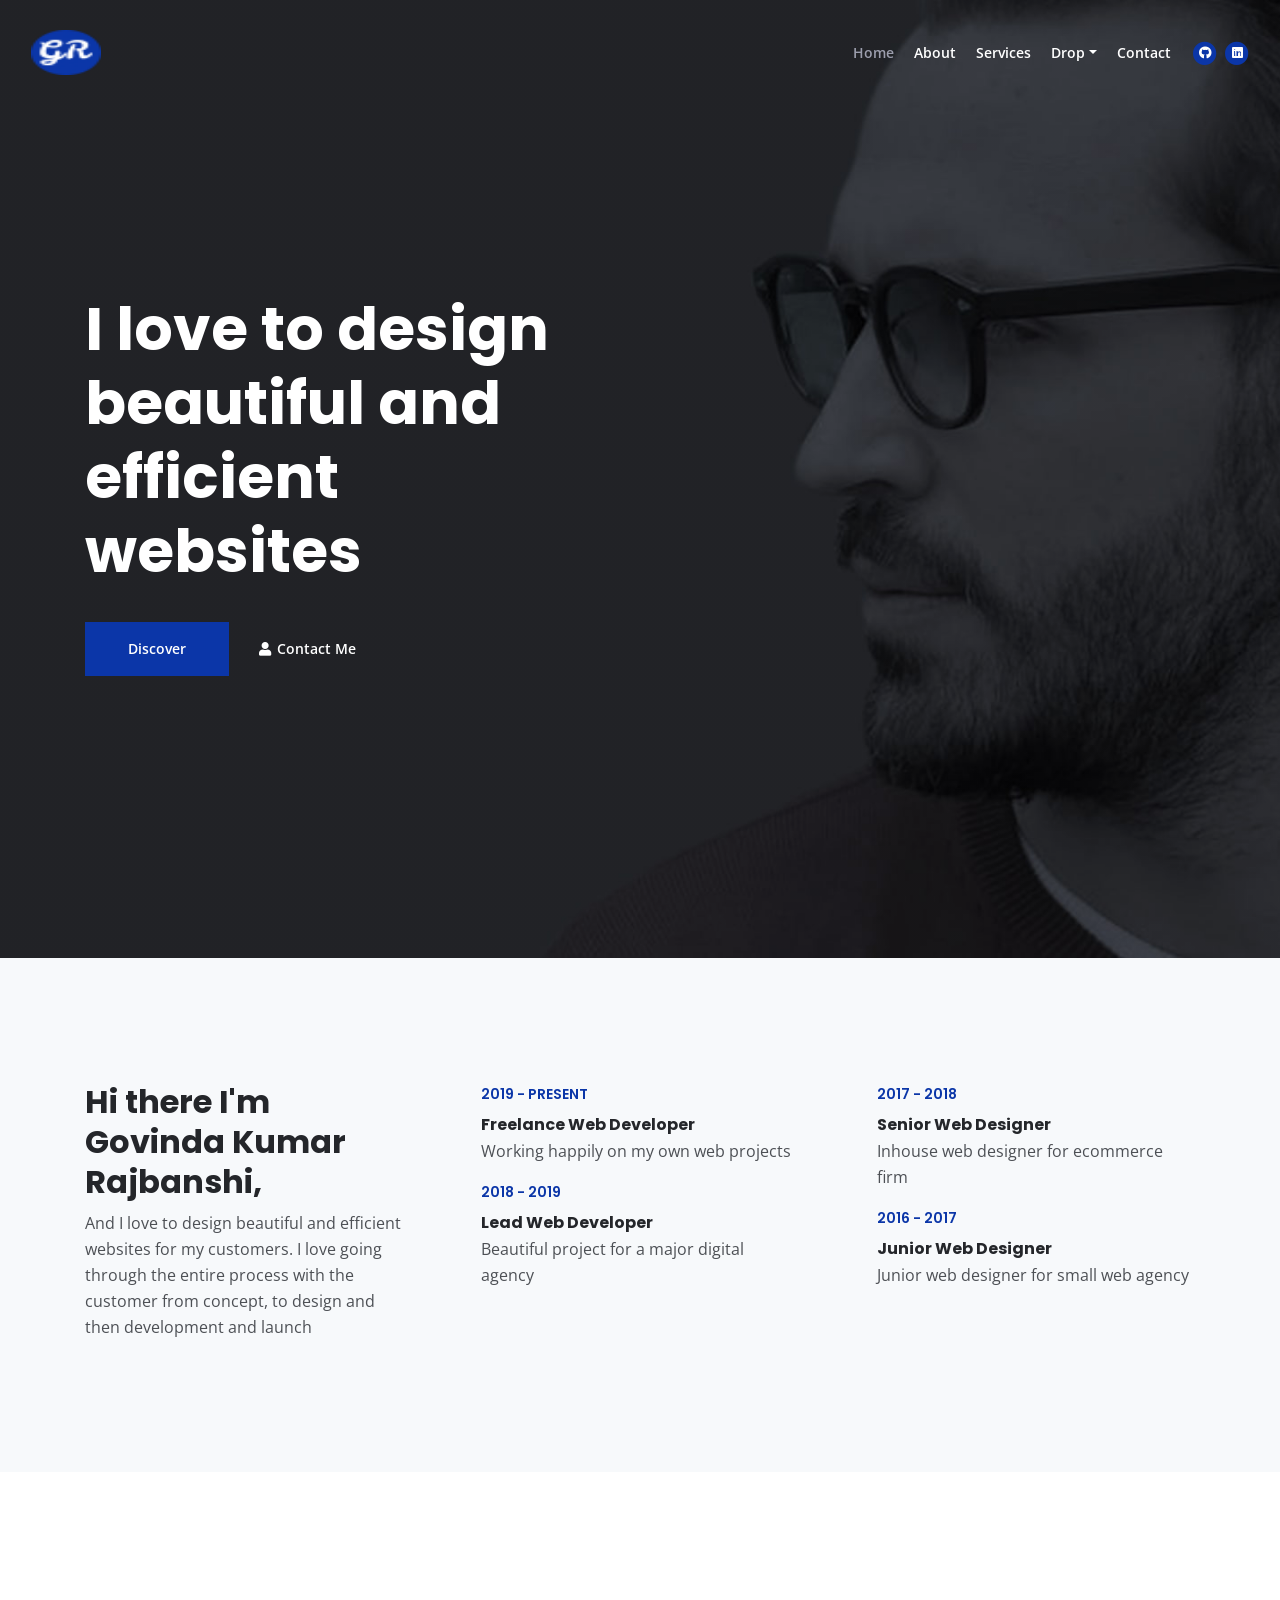
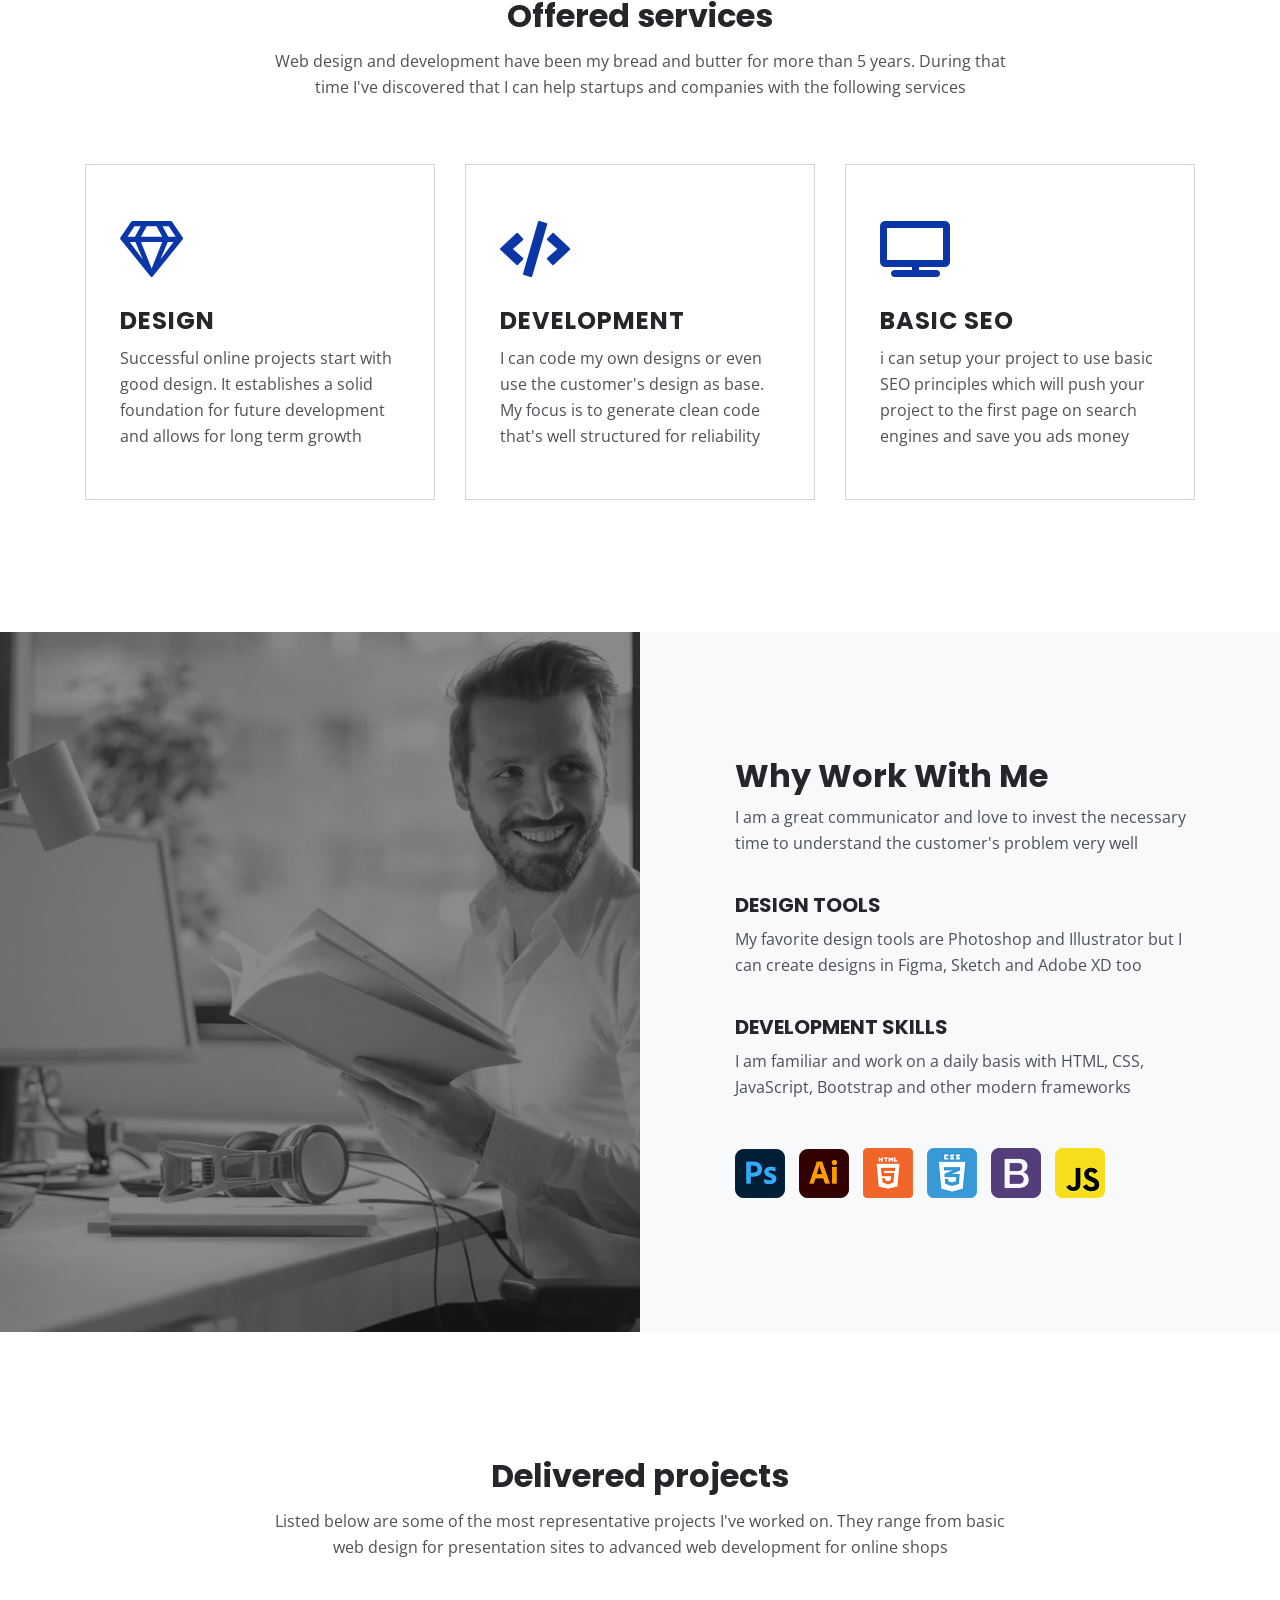
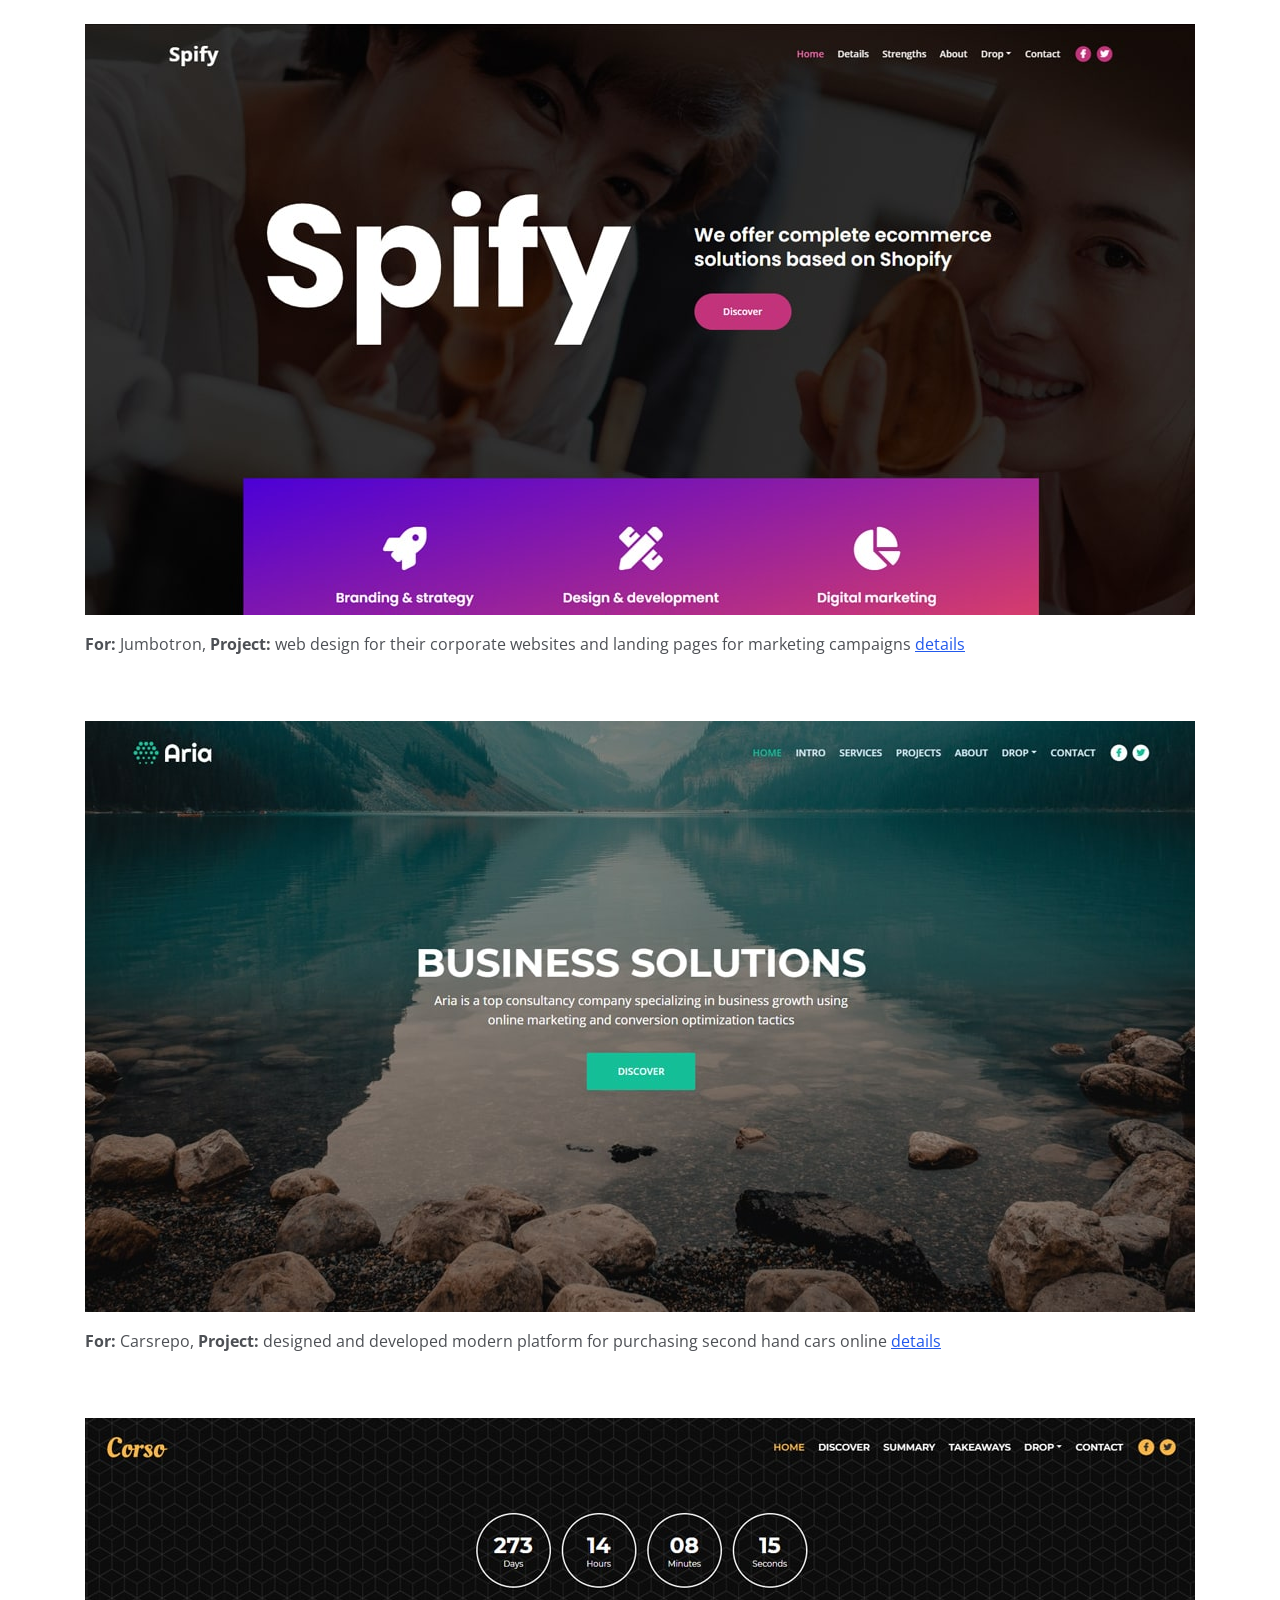
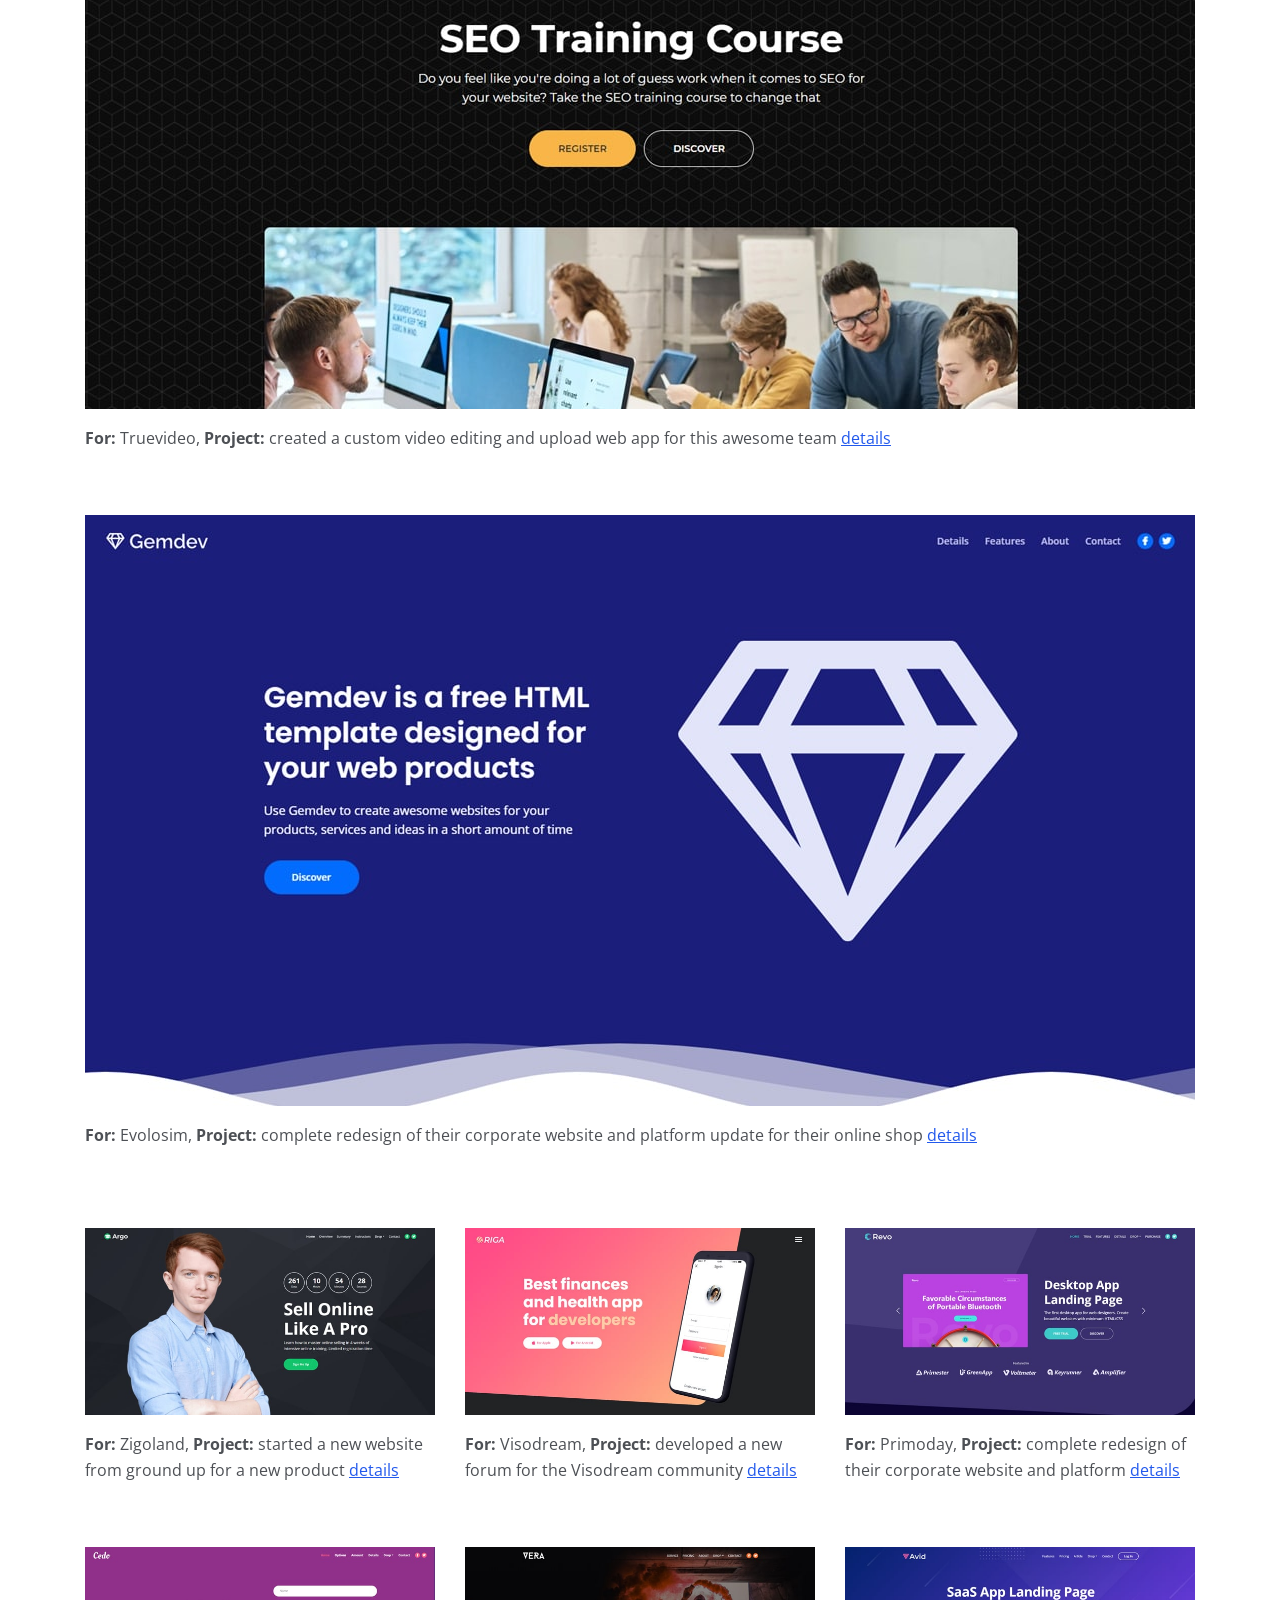
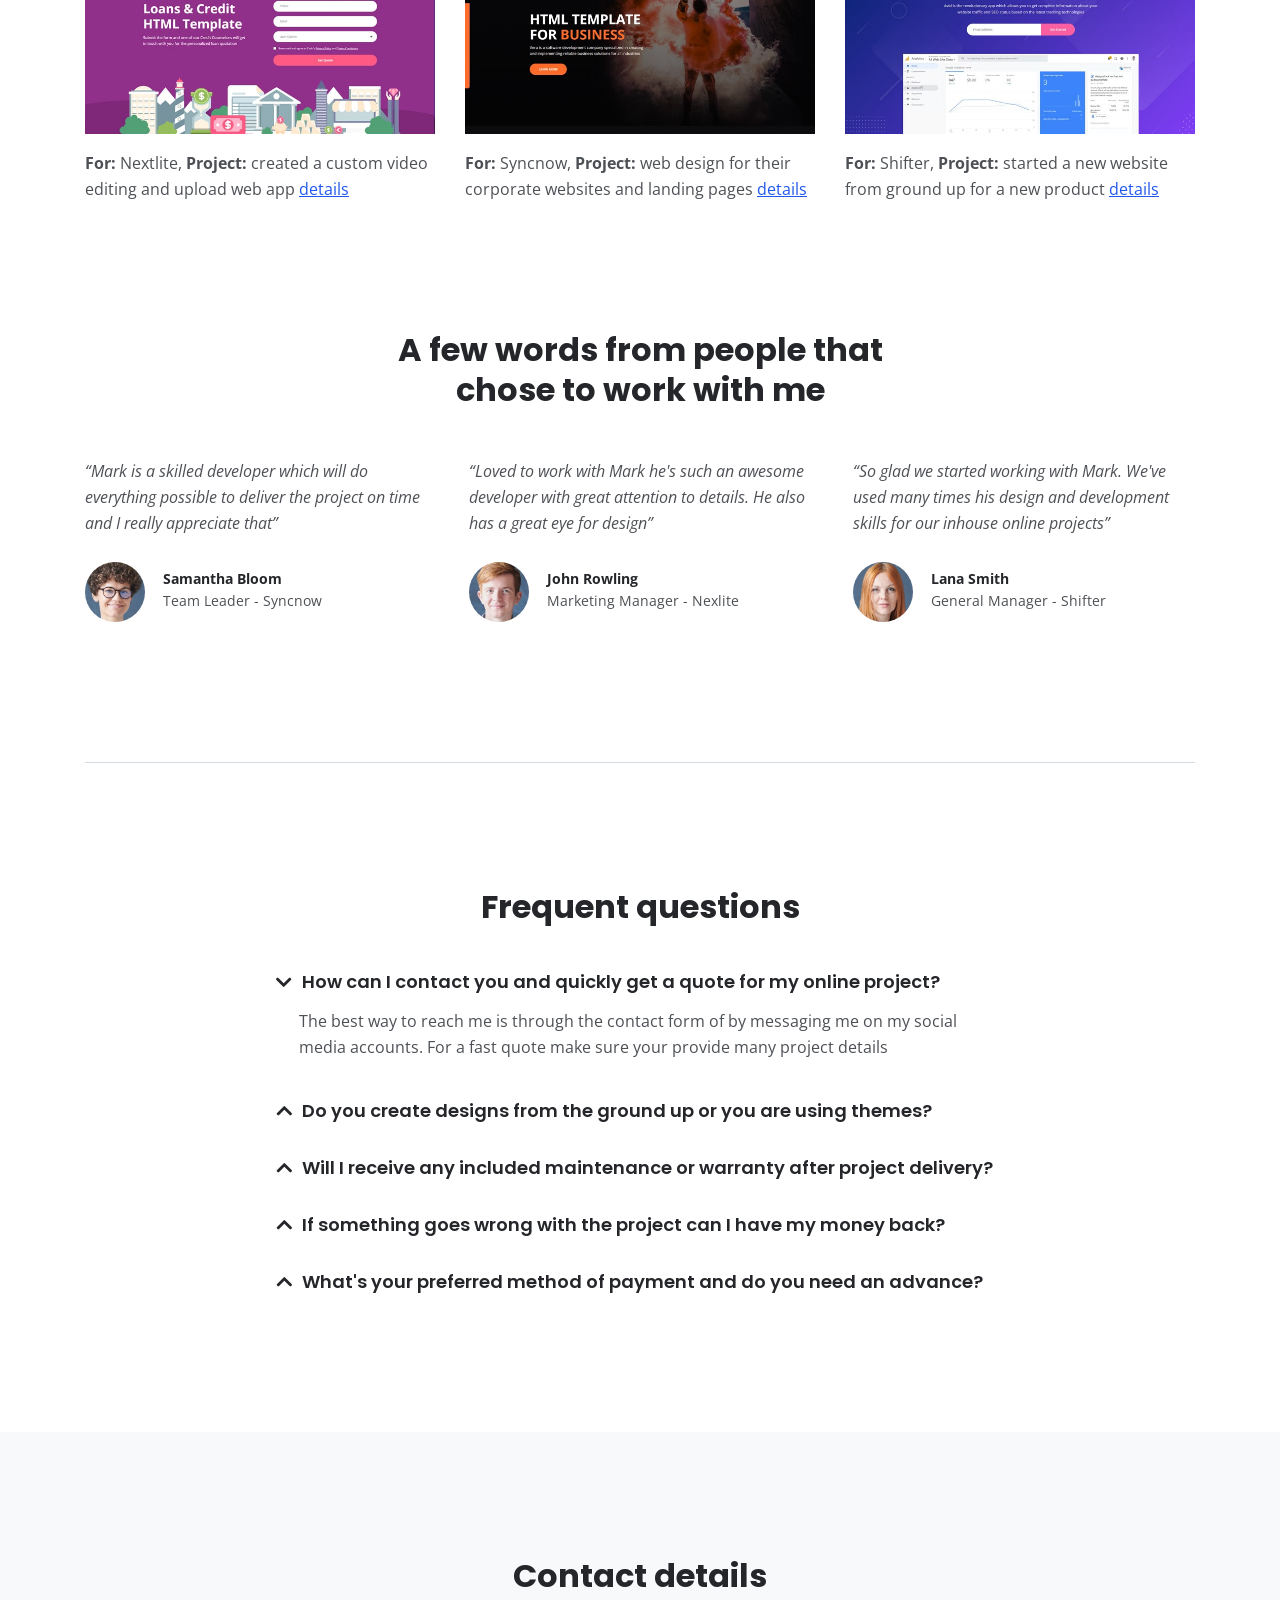
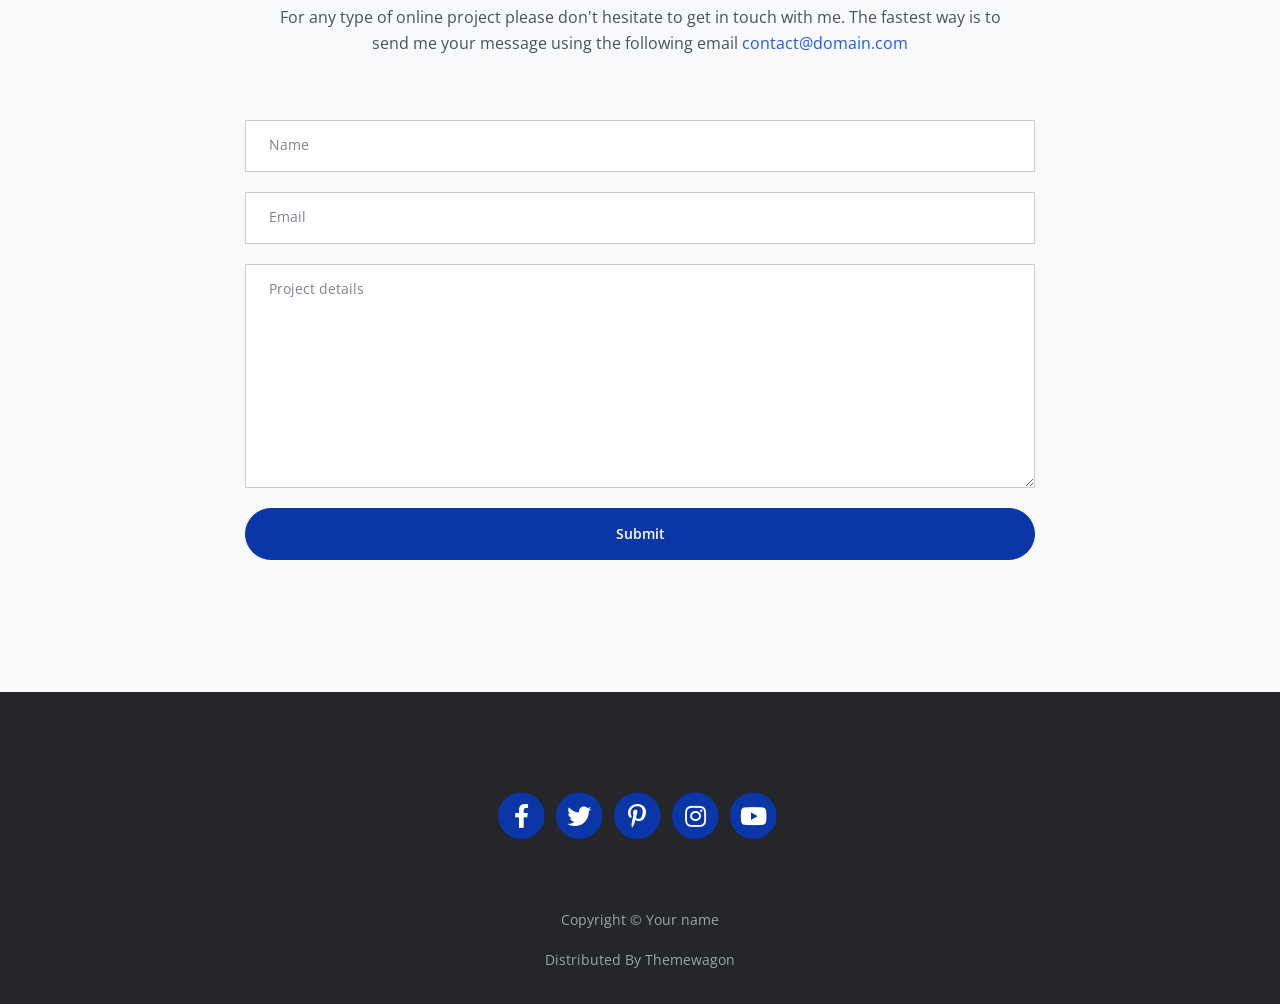
<file: index.html>
<!DOCTYPE html>
<html lang="en">
<head>
    <meta charset="utf-8">
    <meta name="viewport" content="width=device-width, initial-scale=1, shrink-to-fit=no">
    
    <!-- SEO Meta Tags -->
    <meta name="description" content="Your description">
    <meta name="author" content="Your name">

    <!-- OG Meta Tags to improve the way the post looks when you share the page on Facebook, Twitter, LinkedIn -->
	<meta property="og:site_name" content="" /> <!-- website name -->
	<meta property="og:site" content="" /> <!-- website link -->
	<meta property="og:title" content=""/> <!-- title shown in the actual shared post -->
	<meta property="og:description" content="" /> <!-- description shown in the actual shared post -->
	<meta property="og:image" content="" /> <!-- image link, make sure it's jpg -->
	<meta property="og:url" content="" /> <!-- where do you want your post to link to -->
	<meta name="twitter:card" content="summary_large_image"> <!-- to have large image post format in Twitter -->

    <!-- Webpage Title -->
    <title>Govinda Kumar Rajbanshi</title>
    
    <!-- Styles -->
    <link rel="preconnect" href="https://fonts.gstatic.com">
    <link href="https://fonts.googleapis.com/css2?family=Open+Sans:ital,wght@0,400;0,600;0,700;1,400&family=Poppins:wght@600&display=swap" rel="stylesheet">
    <link href="css/bootstrap.css" rel="stylesheet">
    <link href="css/fontawesome-all.css" rel="stylesheet">
	<link href="css/styles.css" rel="stylesheet">
	
	<!-- Favicon  -->
    <link rel="icon" href="images/favicon.png">
</head>
<body data-spy="scroll" data-target=".fixed-top">
    
    <!-- Navigation -->
    <nav class="navbar navbar-expand-lg fixed-top navbar-dark">
        <div class="container">
            
            <!-- Image Logo -->
            <a class="navbar-brand logo-image" href="index.html"><img src="images/favicon.png" alt="alternative"></a>  

            <!-- Text Logo - Use this if you don't have a graphic logo -->
            <!-- <a class="navbar-brand logo-text page-scroll" href="index.html">Mark</a> -->

            <button class="navbar-toggler p-0 border-0" type="button" data-toggle="offcanvas">
                <span class="navbar-toggler-icon"></span>
            </button>

            <div class="navbar-collapse offcanvas-collapse" id="navbarsExampleDefault">
                <ul class="navbar-nav ml-auto">
                    <li class="nav-item">
                        <a class="nav-link page-scroll" href="#header">Home <span class="sr-only">(current)</span></a>
                    </li>
                    <li class="nav-item">
                        <a class="nav-link page-scroll" href="#about">About</a>
                    </li>
                    <li class="nav-item">
                        <a class="nav-link page-scroll" href="#services">Services</a>
                    </li>
                    <li class="nav-item dropdown">
                        <a class="nav-link dropdown-toggle" href="#" id="dropdown01" data-toggle="dropdown" aria-haspopup="true" aria-expanded="false">Drop</a>
                        <div class="dropdown-menu" aria-labelledby="dropdown01">
                            <a class="dropdown-item page-scroll" href="project.html">Project Details</a>
                            <div class="dropdown-divider"></div>
                            <a class="dropdown-item page-scroll" href="terms.html">Terms Conditions</a>
                            <div class="dropdown-divider"></div>
                            <a class="dropdown-item page-scroll" href="privacy.html">Privacy Policy</a>
                        </div>
                    </li>
                    <li class="nav-item">
                        <a class="nav-link page-scroll" href="#contact">Contact</a>
                    </li>
                </ul>
                <span class="nav-item social-icons">
                    <span class="fa-stack">
                        <a href="https://github.com/rajbansi141" targret="_blank">
                            <i class="fas fa-circle fa-stack-2x"></i>
                            <i class="fab fa-github fa-stack-1x"></i>
                            <!-- <i class="fab fa-facebook-f fa-stack-1x"></i> -->
                        </a>
                    </span>
                    <span class="fa-stack">
                        <a href="https://www.linkedin.com/in/raj-bansi-a0b018266">
                            <i class="fas fa-circle fa-stack-2x"></i>
                            <i class="fab fa-linkedin fa-stack-1x"></i>
                        </a>
                    </span>
                </span>
            </div> <!-- end of navbar-collapse -->
        </div> <!-- end of container -->
    </nav> <!-- end of navbar -->
    <!-- end of navigation -->


    <!-- Header -->
    <header id="header" class="header">
        <div class="container">
            <div class="row">
                <div class="col-lg-6">
                    <div class="text-container">
                        <h1 class="h1-large">I love to design beautiful and efficient websites</h1>
                        <a class="btn-solid-lg page-scroll" href="#about">Discover</a>
                        <a class="btn-outline-lg page-scroll" href="#contact"><i class="fas fa-user"></i>Contact Me</a>
                    </div> <!-- end of text-container -->
                </div> <!-- end of col -->
            </div> <!-- end of row -->
        </div> <!-- end of container -->
    </header> <!-- end of header -->
    <!-- end of header -->


    <!-- About-->
    <div id="about" class="basic-1 bg-gray">
        <div class="container">
            <div class="row">
                <div class="col-lg-4">
                    <div class="text-container first">
                        <h2>Hi there I'm Govinda Kumar Rajbanshi,</h2>
                        <p>And I love to design beautiful and efficient websites for my customers. I love going through the entire process with the customer from concept, to design and then development and launch</p>
                    </div> <!-- end of text-container -->
                </div> <!-- end of col -->
                <div class="col-lg-4">
                    <div class="text-container second">
                        <div class="time">2019 - PRESENT</div>
                        <h6>Freelance Web Developer</h6>
                        <p>Working happily on my own web projects</p>
                        <div class="time">2018 - 2019</div>
                        <h6>Lead Web Developer</h6>
                        <p>Beautiful project for a major digital agency</p>
                    </div> <!-- end of text-container -->
                </div> <!-- end of col -->
                <div class="col-lg-4">
                    <div class="text-container third">
                        <div class="time">2017 - 2018</div>
                        <h6>Senior Web Designer</h6>
                        <p>Inhouse web designer for ecommerce firm</p>
                        <div class="time">2016 - 2017</div>
                        <h6>Junior Web Designer</h6>
                        <p>Junior web designer for small web agency</p>
                    </div> <!-- end of text-container -->
                </div> <!-- end of col -->
            </div> <!-- end of row -->
        </div> <!-- end of container -->
    </div> <!-- end of basic-1 -->
    <!-- end of about -->


    <!-- Services -->
    <div id="services" class="basic-2">
        <div class="container">
            <div class="row">
                <div class="col-lg-12">
                    <h2 class="h2-heading">Offered services</h2>
                    <p class="p-heading">Web design and development have been my bread and butter for more than 5 years. During that time I've discovered that I can help startups and companies with the following services</p>
                </div> <!-- end of col -->
            </div> <!-- end of row -->
            <div class="row">
                <div class="col-lg-4">
                    <div class="text-box">
                        <i class="far fa-gem"></i>
                        <h4>DESIGN</h4>
                        <p>Successful online projects start with good design. It establishes a solid foundation for future development and allows for long term growth</p>
                    </div> <!-- end of text-box -->
                </div> <!-- end of col -->
                <div class="col-lg-4">
                    <div class="text-box">
                        <i class="fas fa-code"></i>
                        <h4>DEVELOPMENT</h4>
                        <p>I can code my own designs or even use the customer's design as base. My focus is to generate clean code that's well structured for reliability</p>
                    </div> <!-- end of text-box -->
                </div> <!-- end of col -->
                <div class="col-lg-4">
                    <div class="text-box">
                        <i class="fas fa-tv"></i>
                        <h4>BASIC SEO</h4>
                        <p>i can setup your project to use basic SEO principles which will push your project to the first page on search engines and save you ads money</p>
                    </div> <!-- end of text-box -->
                </div> <!-- end of col -->
            </div> <!-- end of row -->
        </div> <!-- end of container -->
    </div> <!-- end of basic-2 -->
    <!-- end of services -->


    <!-- Details -->
	<div class="split">
		<div class="area-1">
		</div><!-- end of area-1 on same line and no space between comments to eliminate margin white space --><div class="area-2 bg-gray">
            <div class="container">    
                <div class="row">
                    <div class="col-lg-12">     
                        
                        <!-- Text Container -->
                        <div class="text-container">
                            <h2>Why Work With Me</h2>
                            <p>I am a great communicator and love to invest the necessary time to understand the customer's problem very well</p>
                            <h5>DESIGN TOOLS</h5>
                            <p>My favorite design tools are Photoshop and Illustrator but I can create designs in Figma, Sketch and Adobe XD too</p>
                            <h5>DEVELOPMENT SKILLS</h5>
                            <p>I am familiar and work on a daily basis with HTML, CSS, JavaScript, Bootstrap and other modern frameworks</p>
                            
                            <div class="icons-container">
                                <img src="images/details-icon-photoshop.png" alt="alternative">
                                <img src="images/details-icon-illustrator.png" alt="alternative">
                                <img src="images/details-icon-html.png" alt="alternative">
                                <img src="images/details-icon-css.png" alt="alternative">
                                <img src="images/details-icon-bootstrap.png" alt="alternative">
                                <img src="images/details-icon-javascript.png" alt="alternative">
                            </div> <!-- end of icons-container -->
                        </div> <!-- end of text-container -->
                        <!-- end of text container -->

                    </div> <!-- end of col -->
                </div> <!-- end of row -->
            </div> <!-- end of container -->
		</div> <!-- end of area-2 -->
    </div> <!-- end of split -->
    <!-- end of details -->


    <!-- Projects -->
    <div id="projects" class="basic-3">
        <div class="container">
            <div class="row">
                <div class="col-lg-12">
                    <h2 class="h2-heading">Delivered projects</h2>
                    <p class="p-heading">Listed below are some of the most representative projects I've worked on. They range from basic web design for presentation sites to advanced web development for online shops</p>
                </div> <!-- end of col -->
            </div> <!-- end of row -->
            <div class="row">
                <div class="col-lg-12">
                    <div class="text-container">
                        <div class="image-container">
                            <a href="project.html">
                                <img class="img-fluid" src="images/project-1.jpg" alt="alternative">
                            </a>
                        </div> <!-- end of image-container -->
                        <p><strong>For:</strong> Jumbotron, <strong>Project:</strong> web design for their corporate websites and landing pages for marketing campaigns <a class="blue" href="project.html">details</a></p>
                    </div> <!-- end of text-container -->
                    <div class="text-container">
                        <div class="image-container">
                            <a href="project.html">
                                <img class="img-fluid" src="images/project-2.jpg" alt="alternative">
                            </a>
                        </div> <!-- end of image-container -->
                        <p><strong>For:</strong> Carsrepo, <strong>Project:</strong> designed and developed modern platform for purchasing second hand cars online <a class="blue" href="project.html">details</a></p>
                    </div> <!-- end of text-container -->
                    <div class="text-container">
                        <div class="image-container">
                            <a href="project.html">
                                <img class="img-fluid" src="images/project-3.jpg" alt="alternative">
                            </a>
                        </div> <!-- end of image-container -->
                        <p><strong>For:</strong> Truevideo, <strong>Project:</strong> created a custom video editing and upload web app for this awesome team <a class="blue" href="project.html">details</a></p>
                    </div> <!-- end of text-container -->
                    <div class="text-container">
                        <div class="image-container">
                            <a href="project.html">
                                <img class="img-fluid" src="images/project-4.jpg" alt="alternative">
                            </a>
                        </div> <!-- end of image-container -->
                        <p><strong>For:</strong> Evolosim, <strong>Project:</strong> complete redesign of their corporate website and platform update for their online shop <a class="blue" href="project.html">details</a></p>
                    </div> <!-- end of text-container -->
                </div> <!-- end of col -->
            </div> <!-- end of row -->
        </div> <!-- end of container -->
    </div> <!-- end of basic-3 -->
    <!-- end of projects -->


    <!-- Works -->
    <div class="basic-4">
        <div class="container">
            <div class="row">
                <div class="col-lg-4">
                    <div class="text-container">
                        <div class="image-container">
                            <a href="project.html">
                                <img class="img-fluid" src="images/work-1.jpg" alt="alternative">
                            </a>
                        </div> <!-- end of image-container -->
                        <p><strong>For:</strong> Zigoland, <strong>Project:</strong> started a new website from ground up for a new product <a class="blue" href="project.html">details</a></p>
                    </div> <!-- end of text-container -->
                </div> <!-- end of col -->
                <div class="col-lg-4">
                    <div class="text-container">
                        <div class="image-container">
                            <a href="project.html">
                                <img class="img-fluid" src="images/work-2.jpg" alt="alternative">
                            </a>
                        </div> <!-- end of image-container -->
                        <p><strong>For:</strong> Visodream, <strong>Project:</strong> developed a new forum for the Visodream community <a class="blue" href="project.html">details</a></p>
                    </div> <!-- end of text-container -->
                </div> <!-- end of col -->
                <div class="col-lg-4">
                    <div class="text-container">
                        <div class="image-container">
                            <a href="project.html">
                                <img class="img-fluid" src="images/work-3.jpg" alt="alternative">
                            </a>
                        </div> <!-- end of image-container -->
                        <p><strong>For:</strong> Primoday, <strong>Project:</strong> complete redesign of their corporate website and platform <a class="blue" href="project.html">details</a></p>
                    </div> <!-- end of text-container -->
                </div> <!-- end of col -->
            </div> <!-- end of row -->
            <div class="row">
                <div class="col-lg-4">
                    <div class="text-container">
                        <div class="image-container">
                            <a href="project.html">
                                <img class="img-fluid" src="images/work-4.jpg" alt="alternative">
                            </a>
                        </div> <!-- end of image-container -->
                        <p><strong>For:</strong> Nextlite, <strong>Project:</strong> created a custom video editing and upload web app <a class="blue" href="project.html">details</a></p>
                    </div> <!-- end of text-container -->
                </div> <!-- end of col -->
                <div class="col-lg-4">
                    <div class="text-container">
                        <div class="image-container">
                            <a href="project.html">
                                <img class="img-fluid" src="images/work-5.jpg" alt="alternative">
                            </a>
                        </div> <!-- end of image-container -->
                        <p><strong>For:</strong> Syncnow, <strong>Project:</strong> web design for their corporate websites and landing pages <a class="blue" href="project.html">details</a></p>
                    </div> <!-- end of text-container -->
                </div> <!-- end of col -->
                <div class="col-lg-4">
                    <div class="text-container">
                        <div class="image-container">
                            <a href="project.html">
                                <img class="img-fluid" src="images/work-6.jpg" alt="alternative">
                            </a>
                        </div> <!-- end of image-container -->
                        <p><strong>For:</strong> Shifter, <strong>Project:</strong> started a new website from ground up for a new product <a class="blue" href="project.html">details</a></p>
                    </div> <!-- end of text-container -->
                </div> <!-- end of col -->
            </div> <!-- end of row -->
        </div> <!-- end of container -->
    </div> <!-- end of basic-4 -->
    <!-- end of works -->


    <!-- Testimonials -->
    <div class="cards-1">
        <div class="container">
            <div class="row">
                <div class="col-lg-12">
                    <h2 class="h2-heading">A few words from people that chose to work with me</h2>
                </div> <!-- end of col -->
            </div> <!-- end of row -->
            <div class="row">
                <div class="col-lg-12">
                    
                    <!-- Card -->
                    <div class="card">
                        <div class="card-body">
                            <p class="testimonial-text">“Mark is a skilled developer which will do everything possible to deliver the project on time and I really appreciate that”</p>
                            <div class="details">
                                <img src="images/testimonial-1.jpg" alt="alternative">
                                <div class="text">
                                    <div class="testimonial-author">Samantha Bloom</div>
                                    <div class="occupation">Team Leader - Syncnow</div>
                                </div> <!-- end of text -->
                            </div> <!-- end of testimonial-details -->
                        </div>
                    </div>
                    <!-- end of card -->

                    <!-- Card -->
                    <div class="card">
                        <div class="card-body">
                            <p class="testimonial-text">“Loved to work with Mark he's such an awesome developer with great attention to details. He also has a great eye for design”</p>
                            <div class="details">
                                <img src="images/testimonial-2.jpg" alt="alternative">
                                <div class="text">
                                    <div class="testimonial-author">John Rowling</div>
                                    <div class="occupation">Marketing Manager - Nexlite</div>
                                </div> <!-- end of text -->
                            </div> <!-- end of testimonial-details -->
                        </div>
                    </div>
                    <!-- end of card -->

                    <!-- Card -->
                    <div class="card">
                        <div class="card-body">
                            <p class="testimonial-text">“So glad we started working with Mark. We've used many times his design and development skills for our inhouse online projects”</p>
                            <div class="details">
                                <img src="images/testimonial-3.jpg" alt="alternative">
                                <div class="text">
                                    <div class="testimonial-author">Lana Smith</div>
                                    <div class="occupation">General Manager - Shifter</div>
                                </div> <!-- end of text -->
                            </div> <!-- end of testimonial-details -->
                        </div>
                    </div>
                    <!-- end of card -->

                </div> <!-- end of col -->
            </div> <!-- end of row -->
        </div> <!-- end of container -->
    </div> <!-- end of cards-1 -->
    <!-- end of testimonials -->


    <!-- Section Divider -->
    <div class="container">
        <div class="row">
            <div class="col-lg-12">
                <hr class="section-divider">
            </div> <!-- end of col -->
        </div> <!-- end of row -->
    </div> <!-- end of container -->
    <!-- end of section divider -->


    <!-- Questions -->
    <div class="accordion-1">
        <div class="container">
            <div class="row">
                <div class="col-lg-12">
                    <h2 class="h2-heading">Frequent questions</h2>
                </div> <!-- end of col -->
            </div> <!-- end of row -->
            <div class="row">
                <div class="col-lg-12">

                    <div class="accordion" id="accordionExample">
                        <div class="card">
                            <div class="card-header" id="headingOne">
                                <button class="btn btn-link btn-block text-left" type="button" data-toggle="collapse" data-target="#collapseOne" aria-expanded="true" aria-controls="collapseOne">
                                    How can I contact you and quickly get a quote for my online project?
                                </button>
                            </div>
                            <div id="collapseOne" class="collapse show" aria-labelledby="headingOne" data-parent="#accordionExample">
                                <div class="card-body">
                                    The best way to reach me is through the contact form of by messaging me on my social media accounts. For a fast quote make sure your provide many project details
                                </div>
                            </div>
                        </div>
                        <div class="card">
                            <div class="card-header" id="headingTwo">
                                <button class="btn btn-link btn-block text-left collapsed" type="button" data-toggle="collapse" data-target="#collapseTwo" aria-expanded="false" aria-controls="collapseTwo">
                                    Do you create designs from the ground up or you are using themes?
                                </button>
                            </div>
                            <div id="collapseTwo" class="collapse" aria-labelledby="headingTwo" data-parent="#accordionExample">
                                <div class="card-body">
                                    The best way to reach me is through the contact form of by messaging me on my social media accounts. For a fast quote make sure your provide many project details
                                </div>
                            </div>
                        </div>
                        <div class="card">
                            <div class="card-header" id="headingThree">
                                <button class="btn btn-link btn-block text-left collapsed" type="button" data-toggle="collapse" data-target="#collapseThree" aria-expanded="false" aria-controls="collapseThree">
                                    Will I receive any included maintenance or warranty after project delivery?
                                </button>
                            </div>
                            <div id="collapseThree" class="collapse" aria-labelledby="headingThree" data-parent="#accordionExample">
                                <div class="card-body">
                                    The best way to reach me is through the contact form of by messaging me on my social media accounts. For a fast quote make sure your provide many project details
                                </div>
                            </div>
                        </div>
                        <div class="card">
                            <div class="card-header" id="headingFour">
                                <button class="btn btn-link btn-block text-left collapsed" type="button" data-toggle="collapse" data-target="#collapseFour" aria-expanded="false" aria-controls="collapseFour">
                                    If something goes wrong with the project can I have my money back?
                                </button>
                            </div>
                            <div id="collapseFour" class="collapse" aria-labelledby="headingFour" data-parent="#accordionExample">
                                <div class="card-body">
                                    The best way to reach me is through the contact form of by messaging me on my social media accounts. For a fast quote make sure your provide many project details
                                </div>
                            </div>
                        </div>
                        <div class="card">
                            <div class="card-header" id="headingFive">
                                <button class="btn btn-link btn-block text-left collapsed" type="button" data-toggle="collapse" data-target="#collapseFive" aria-expanded="false" aria-controls="collapseFive">
                                    What's your preferred method of payment and do you need an advance?
                                </button>
                            </div>
                            <div id="collapseFive" class="collapse" aria-labelledby="headingFive" data-parent="#accordionExample">
                                <div class="card-body">
                                    The best way to reach me is through the contact form of by messaging me on my social media accounts. For a fast quote make sure your provide many project details
                                </div>
                            </div>
                        </div>
                    </div> <!-- end of accordion -->

                </div> <!-- end of col -->
            </div> <!-- end of row -->
        </div> <!-- end of container -->
    </div> <!-- end of accordion-1 -->
    <!-- end of questions -->


    <!-- Contact -->
    <div id="contact" class="form-1 bg-gray">
        <div class="container">
            <div class="row">
                <div class="col-lg-12">
                    <h2>Contact details</h2>
                    <p class="p-heading">For any type of online project please don't hesitate to get in touch with me. The fastest way is to send me your message using the following email <a class="blue no-line" href="#your-link">contact@domain.com</a></p>
                </div> <!-- end of col -->
            </div> <!-- end of row -->
            <div class="row">
                <div class="col-lg-12">
                    
                    <!-- Contact Form -->
                    <form id="contactForm">
                        <div class="form-group">
                            <input type="text" class="form-control-input" id="cname" required>
                            <label class="label-control" for="cname">Name</label>
                        </div>
                        <div class="form-group">
                            <input type="email" class="form-control-input" id="cemail" required>
                            <label class="label-control" for="cemail">Email</label>
                        </div>
                        <div class="form-group">
                            <textarea class="form-control-textarea" id="cmessage" required></textarea>
                            <label class="label-control" for="cmessage">Project details</label>
                        </div>
                        <div class="form-group">
                            <button type="submit" class="form-control-submit-button">Submit</button>
                        </div>
                    </form>
                    <!-- end of contact form -->

                </div> <!-- end of col -->
            </div> <!-- end of row -->
        </div> <!-- end of container -->
    </div> <!-- end of form-1 -->  
    <!-- end of contact -->


    <!-- Footer -->
    <div class="footer bg-gray">
        <div class="container">
            <div class="row">
                <div class="col-lg-12">
                    <div class="social-container">
                        <span class="fa-stack">
                            <a href="#your-link">
                                <i class="fas fa-circle fa-stack-2x"></i>
                                <i class="fab fa-facebook-f fa-stack-1x"></i>
                            </a>
                        </span>
                        <span class="fa-stack">
                            <a href="#your-link">
                                <i class="fas fa-circle fa-stack-2x"></i>
                                <i class="fab fa-twitter fa-stack-1x"></i>
                            </a>
                        </span>
                        <span class="fa-stack">
                            <a href="#your-link">
                                <i class="fas fa-circle fa-stack-2x"></i>
                                <i class="fab fa-pinterest-p fa-stack-1x"></i>
                            </a>
                        </span>
                        <span class="fa-stack">
                            <a href="#your-link">
                                <i class="fas fa-circle fa-stack-2x"></i>
                                <i class="fab fa-instagram fa-stack-1x"></i>
                            </a>
                        </span>
                        <span class="fa-stack">
                            <a href="#your-link">
                                <i class="fas fa-circle fa-stack-2x"></i>
                                <i class="fab fa-youtube fa-stack-1x"></i>
                            </a>
                        </span>
                    </div> <!-- end of social-container -->
                </div> <!-- end of col -->
            </div> <!-- end of row -->
        </div> <!-- end of container -->
    </div> <!-- end of footer -->  
    <!-- end of footer -->


    <!-- Copyright -->
    <div class="copyright bg-gray">
        <div class="container">
            <div class="row">
                <div class="col-lg-12">
                    <p class="p-small">Copyright © <a class="no-line" href="#your-link">Your name</a></p>
                </div> <!-- end of col -->
            </div> <!-- enf of row -->
        </div> <!-- end of container -->

        <div class="container">
            <div class="row">
                <div class="col-lg-12">
                    <p class="p-small">Distributed By <a class="no-line" href="https://themewagon.com/">Themewagon</a></p>
                </div> <!-- end of col -->
            </div> <!-- enf of row -->
        </div> <!-- end of container -->
        
    </div> <!-- end of copyright --> 
    <!-- end of copyright -->
    
    	
    <!-- Scripts -->
    <script src="js/jquery.min.js"></script> <!-- jQuery for Bootstrap's JavaScript plugins -->
    <script src="js/bootstrap.min.js"></script> <!-- Bootstrap framework -->
    <script src="js/jquery.easing.min.js"></script> <!-- jQuery Easing for smooth scrolling between anchors -->
    <script src="js/scripts.js"></script> <!-- Custom scripts -->
</body>
</html>
</file>
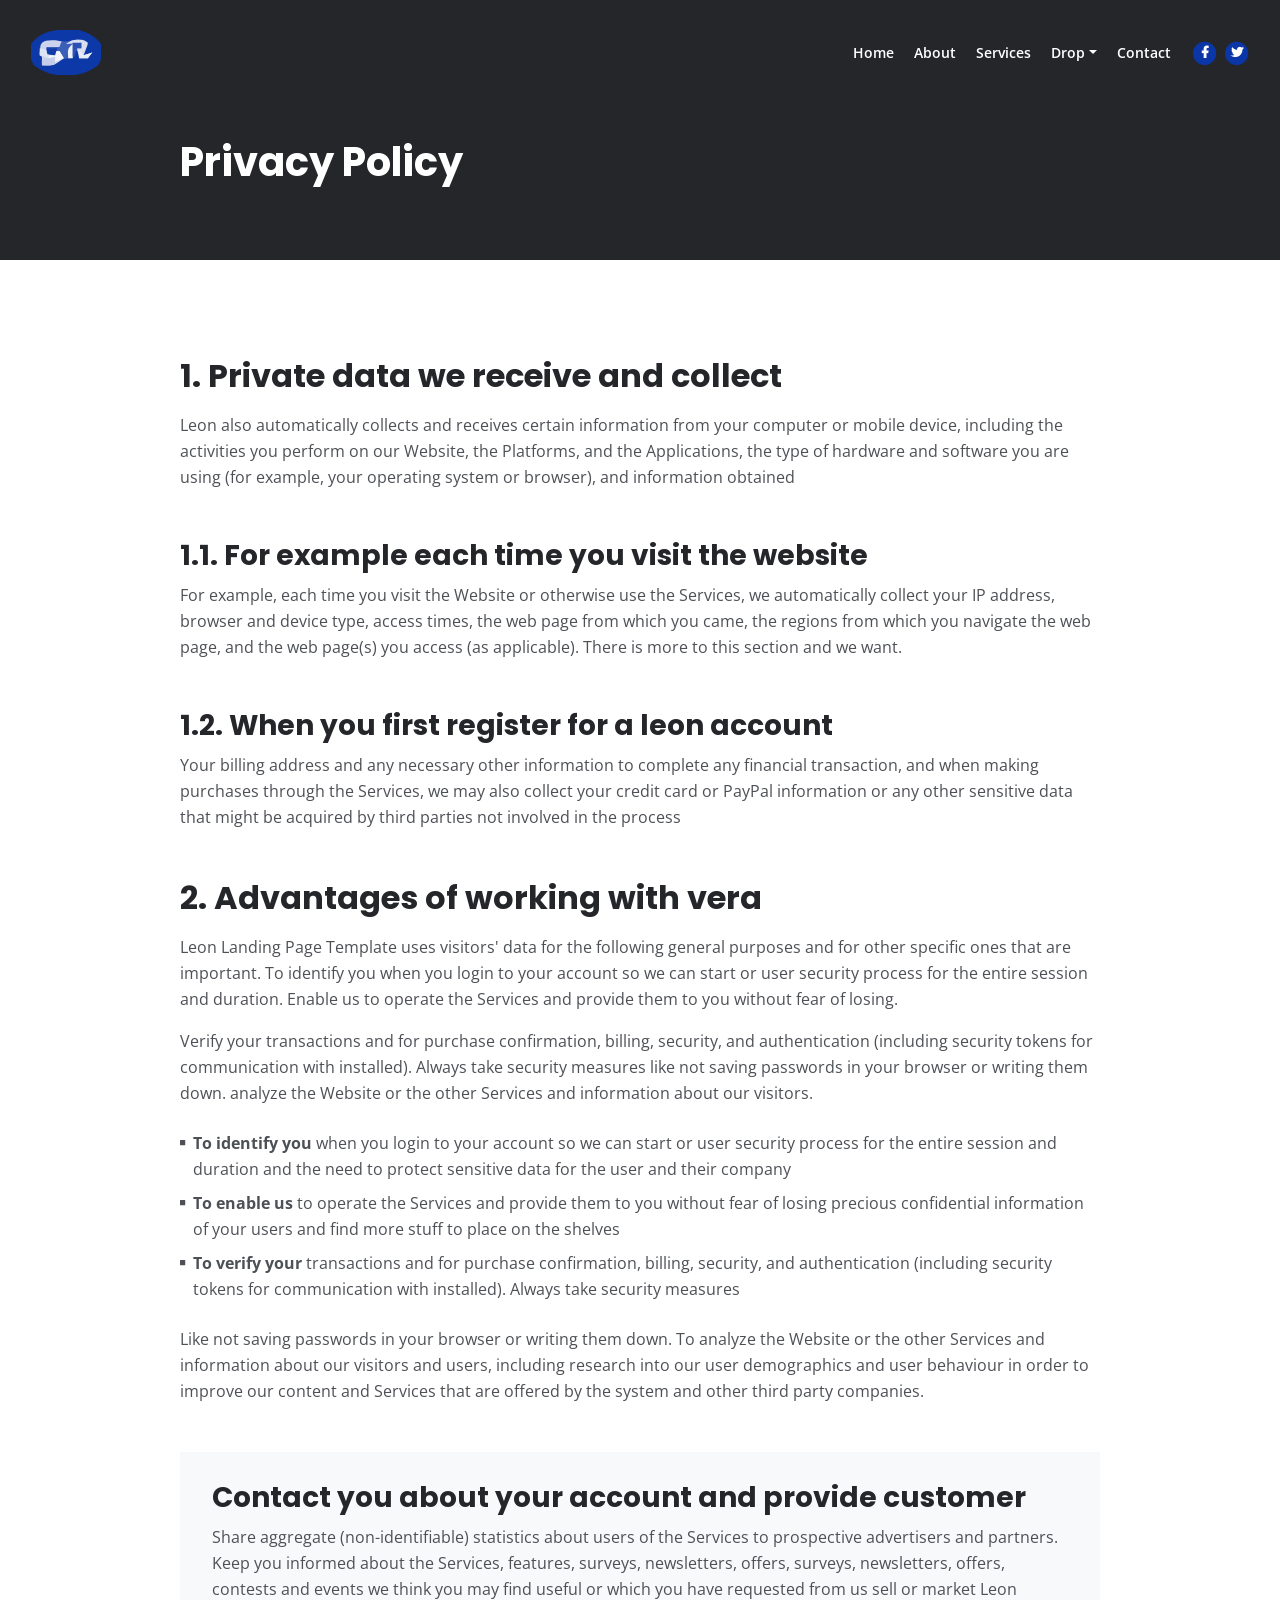
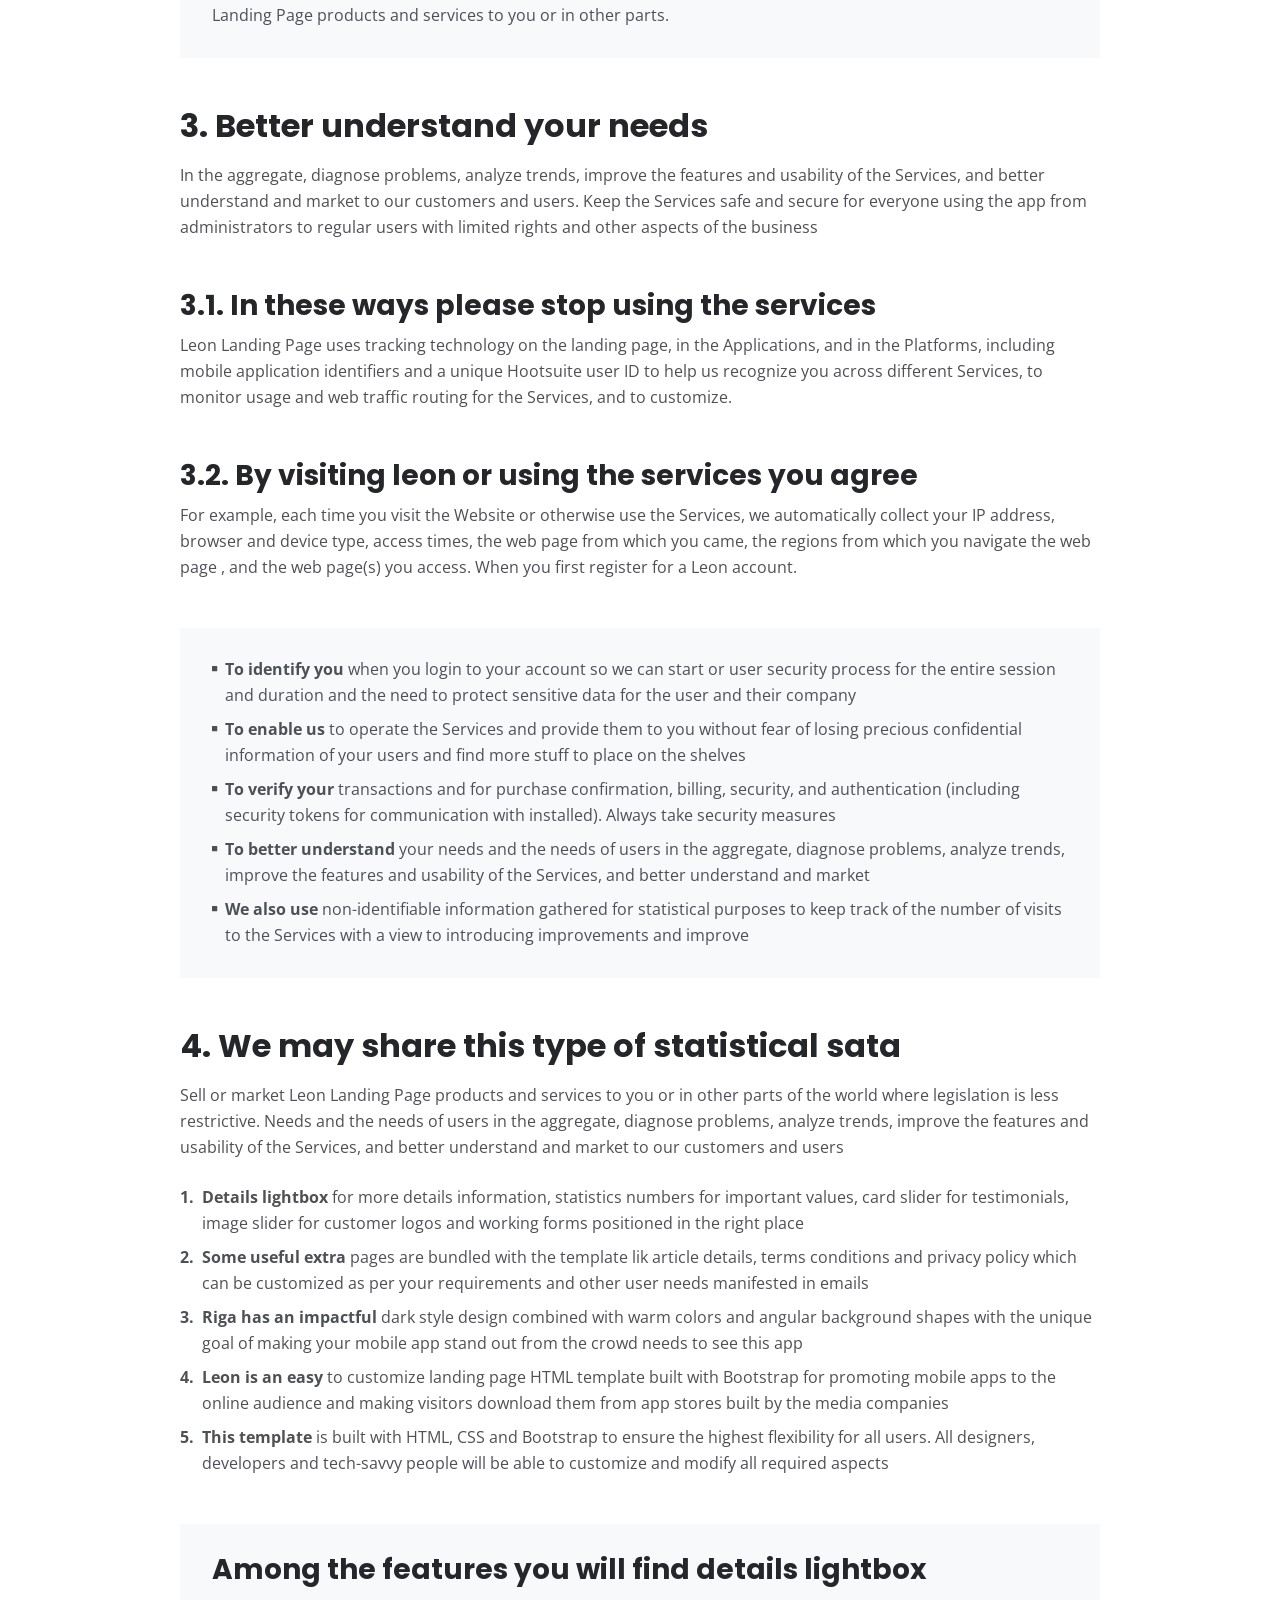
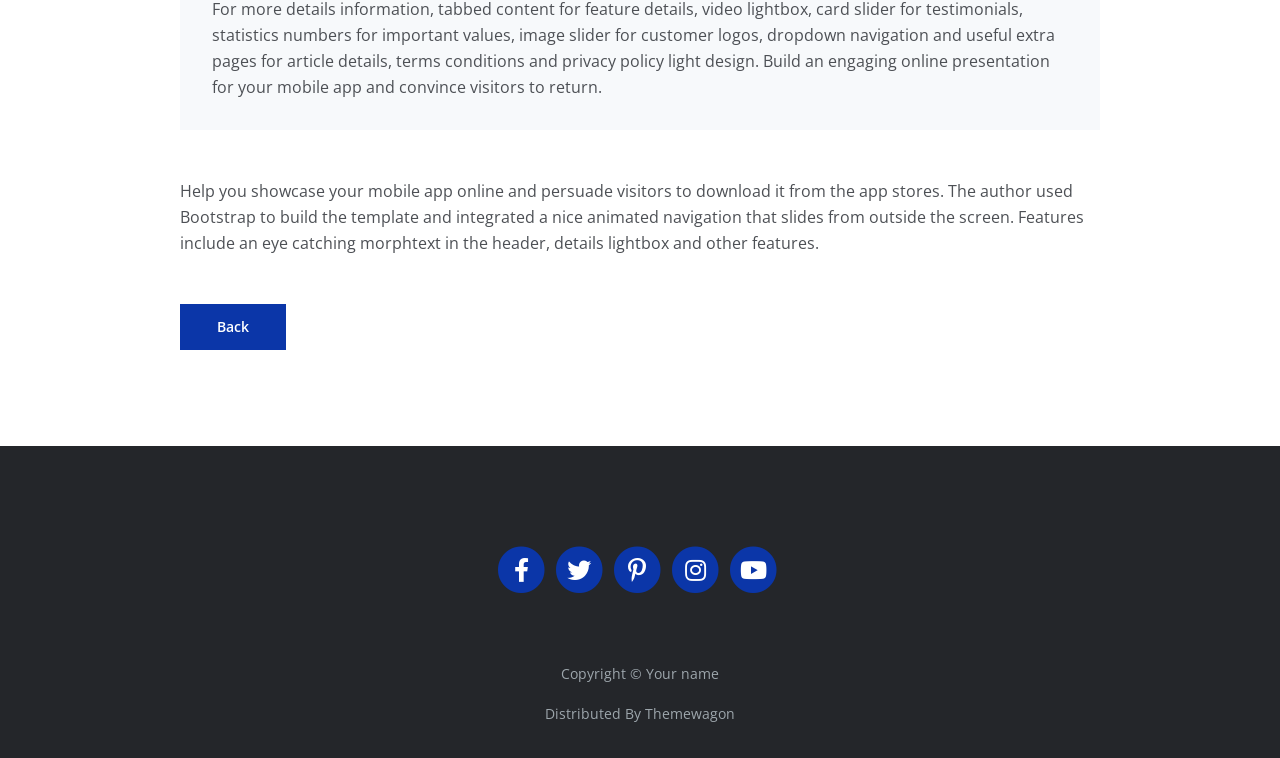
<file: privacy.html>
<!DOCTYPE html>
<html lang="en">
<head>
    <meta charset="utf-8">
    <meta name="viewport" content="width=device-width, initial-scale=1, shrink-to-fit=no">
    
    <!-- SEO Meta Tags -->
    <meta name="description" content="Your description">
    <meta name="author" content="Your name">

    <!-- OG Meta Tags to improve the way the post looks when you share the page on Facebook, Twitter, LinkedIn -->
	<meta property="og:site_name" content="" /> <!-- website name -->
	<meta property="og:site" content="" /> <!-- website link -->
	<meta property="og:title" content=""/> <!-- title shown in the actual shared post -->
	<meta property="og:description" content="" /> <!-- description shown in the actual shared post -->
	<meta property="og:image" content="" /> <!-- image link, make sure it's jpg -->
	<meta property="og:url" content="" /> <!-- where do you want your post to link to -->
	<meta name="twitter:card" content="summary_large_image"> <!-- to have large image post format in Twitter -->

    <!-- Webpage Title -->
    <title>Privacy Policy - Mark</title>
    
    <!-- Styles -->
    <link rel="preconnect" href="https://fonts.gstatic.com">
    <link href="https://fonts.googleapis.com/css2?family=Open+Sans:ital,wght@0,400;0,600;0,700;1,400&family=Poppins:wght@600&display=swap" rel="stylesheet">
    <link href="css/bootstrap.css" rel="stylesheet">
    <link href="css/fontawesome-all.css" rel="stylesheet">
	<link href="css/styles.css" rel="stylesheet">
	
	<!-- Favicon  -->
    <link rel="icon" href="images/favicon.png">
</head>
<body data-spy="scroll" data-target=".fixed-top">
    
    <!-- Navigation -->
    <nav class="navbar navbar-expand-lg fixed-top navbar-dark">
        <div class="container">
            
            <!-- Image Logo -->
            <a class="navbar-brand logo-image" href="index.html"><img src="images/logo.svg" alt="alternative"></a>  

            <!-- Text Logo - Use this if you don't have a graphic logo -->
            <!-- <a class="navbar-brand logo-text page-scroll" href="index.html">Mark</a> -->

            <button class="navbar-toggler p-0 border-0" type="button" data-toggle="offcanvas">
                <span class="navbar-toggler-icon"></span>
            </button>

            <div class="navbar-collapse offcanvas-collapse" id="navbarsExampleDefault">
                <ul class="navbar-nav ml-auto">
                    <li class="nav-item">
                        <a class="nav-link page-scroll" href="index.html#header">Home <span class="sr-only">(current)</span></a>
                    </li>
                    <li class="nav-item">
                        <a class="nav-link page-scroll" href="index.html#about">About</a>
                    </li>
                    <li class="nav-item">
                        <a class="nav-link page-scroll" href="index.html#services">Services</a>
                    </li>
                    <li class="nav-item dropdown">
                        <a class="nav-link dropdown-toggle" href="#" id="dropdown01" data-toggle="dropdown" aria-haspopup="true" aria-expanded="false">Drop</a>
                        <div class="dropdown-menu" aria-labelledby="dropdown01">
                            <a class="dropdown-item page-scroll" href="project.html">Project Details</a>
                            <div class="dropdown-divider"></div>
                            <a class="dropdown-item page-scroll" href="terms.html">Terms Conditions</a>
                            <div class="dropdown-divider"></div>
                            <a class="dropdown-item page-scroll" href="privacy.html">Privacy Policy</a>
                        </div>
                    </li>
                    <li class="nav-item">
                        <a class="nav-link page-scroll" href="index.html#contact">Contact</a>
                    </li>
                </ul>
                <span class="nav-item social-icons">
                    <span class="fa-stack">
                        <a href="#your-link">
                            <i class="fas fa-circle fa-stack-2x"></i>
                            <i class="fab fa-facebook-f fa-stack-1x"></i>
                        </a>
                    </span>
                    <span class="fa-stack">
                        <a href="#your-link">
                            <i class="fas fa-circle fa-stack-2x"></i>
                            <i class="fab fa-twitter fa-stack-1x"></i>
                        </a>
                    </span>
                </span>
            </div> <!-- end of navbar-collapse -->
        </div> <!-- end of container -->
    </nav> <!-- end of navbar -->
    <!-- end of navigation -->


    <!-- Header -->
    <header class="ex-header">
        <div class="container">
            <div class="row">
                <div class="col-xl-10 offset-xl-1">
                    <h1>Privacy Policy</h1>
                </div> <!-- end of col -->
            </div> <!-- end of row -->
        </div> <!-- end of container -->
    </header> <!-- end of ex-header -->
    <!-- end of header -->


    <!-- Basic -->
    <div class="ex-basic-1 pt-5 pb-5">
        <div class="container">
            <div class="row">
                <div class="col-xl-10 offset-xl-1">
                    <h2 class="mt-5 mb-3">1. Private data we receive and collect</h2>
                    <p class="mb-5">Leon also automatically collects and receives certain information from your computer or mobile device, including the activities you perform on our Website, the Platforms, and the Applications, the type of hardware and software you are using (for example, your operating system or browser), and information obtained</p>
                    <h3>1.1. For example each time you visit the website</h3>
                    <p class="mb-5">For example, each time you visit the Website or otherwise use the Services, we automatically collect your IP address, browser and device type, access times, the web page from which you came, the regions from which you navigate the web page, and the web page(s) you access (as applicable). There is more to this section and we want.</p>
                    <h3>1.2. When you first register for a leon account</h3>
                    <p class="mb-5">Your billing address and any necessary other information to complete any financial transaction, and when making purchases through the Services, we may also collect your credit card or PayPal information or any other sensitive data that might be acquired by third parties not involved in the process</p>
                    
                    <h2 class="mb-3">2. Advantages of working with vera</h2>
                    <p>Leon Landing Page Template uses visitors' data for the following general purposes and for other specific ones that are important. To identify you when you login to your account so we can start or user security process for the entire session and duration. Enable us to operate the Services and provide them to you without fear of losing.</p>
                    <p class="mb-4">Verify your transactions and for purchase confirmation, billing, security, and authentication (including security tokens for communication with installed). Always take security measures like not saving passwords in your browser or writing them down. analyze the Website or the other Services and information about our visitors.</p>
                    <ul class="list-unstyled li-space-lg mb-4">
                        <li class="media">
                            <i class="fas fa-square"></i>
                            <div class="media-body"><strong>To identify you</strong> when you login to your account so we can start or user security process for the entire session and duration and the need to protect sensitive data for the user and their company</div>
                        </li>
                        <li class="media">
                            <i class="fas fa-square"></i>
                            <div class="media-body"><strong>To enable us</strong> to operate the Services and provide them to you without fear of losing precious confidential information of your users and find more stuff to place on the shelves</div>
                        </li>
                        <li class="media">
                            <i class="fas fa-square"></i>
                            <div class="media-body"><strong>To verify your</strong> transactions and for purchase confirmation, billing, security, and authentication (including security tokens for communication with installed). Always take security measures</div>
                        </li>
                    </ul>
                    <p class="mb-5">Like not saving passwords in your browser or writing them down. To analyze the Website or the other Services and information about our visitors and users, including research into our user demographics and user behaviour in order to improve our content and Services that are offered by the system and other third party companies.</p>
                    <div class="text-box mb-5">
                        <h3>Contact you about your account and provide customer</h3>
                        <p>Share aggregate (non-identifiable) statistics about users of the Services to prospective advertisers and partners. Keep you informed about the Services, features, surveys, newsletters, offers, surveys, newsletters, offers, contests and events we think you may find useful or which you have requested from us sell or market Leon Landing Page products and services to you or in other parts.</p>
                    </div> <!-- end of text-box -->
                    
                    <h2 class="mb-3">3. Better understand your needs</h2>
                    <p class="mb-5"> In the aggregate, diagnose problems, analyze trends, improve the features and usability of the Services, and better understand and market to our customers and users. Keep the Services safe and secure for everyone using the app from administrators to regular users with limited rights and other aspects of the business</p>
                    <h3>3.1. In these ways please stop using the services</h3>
                    <p class="mb-5">Leon Landing Page uses tracking technology on the landing page, in the Applications, and in the Platforms, including mobile application identifiers and a unique Hootsuite user ID to help us recognize you across different Services, to monitor usage and web traffic routing for the Services, and to customize.</p>
                    <h3>3.2. By visiting leon or using the services you agree</h3>
                    <p class="mb-5">For example, each time you visit the Website or otherwise use the Services, we automatically collect your IP address, browser and device type, access times, the web page from which you came, the regions from which you navigate the web page , and the web page(s) you access. When you first register for a Leon account.</p>
                    <div class="text-box mb-5">
                        <ul class="list-unstyled li-space-lg">
                            <li class="media">
                                <i class="fas fa-square"></i>
                                <div class="media-body"><strong>To identify you</strong> when you login to your account so we can start or user security process for the entire session and duration and the need to protect sensitive data for the user and their company</div>
                            </li>
                            <li class="media">
                                <i class="fas fa-square"></i>
                                <div class="media-body"><strong>To enable us</strong> to operate the Services and provide them to you without fear of losing precious confidential information of your users and find more stuff to place on the shelves</div>
                            </li>
                            <li class="media">
                                <i class="fas fa-square"></i>
                                <div class="media-body"><strong>To verify your</strong> transactions and for purchase confirmation, billing, security, and authentication (including security tokens for communication with installed). Always take security measures</div>
                            </li>
                            <li class="media">
                                <i class="fas fa-square"></i>
                                <div class="media-body"><strong>To better understand</strong> your needs and the needs of users in the aggregate, diagnose problems, analyze trends, improve the features and usability of the Services, and better understand and market</div>
                            </li>
                            <li class="media">
                                <i class="fas fa-square"></i>
                                <div class="media-body"><strong>We also use</strong> non-identifiable information gathered for statistical purposes to keep track of the number of visits to the Services with a view to introducing improvements and improve</div>
                            </li>
                        </ul>
                    </div> <!-- end of text-box -->
                    
                    <h2 class="mb-3">4. We may share this type of statistical sata</h2>
                    <p class="mb-4">Sell or market Leon Landing Page products and services to you or in other parts of the world where legislation is less restrictive. Needs and the needs of users in the aggregate, diagnose problems, analyze trends, improve the features and usability of the Services, and better understand and market to our customers and users</p>
                    <ul class="list-unstyled li-space-lg mb-5">
                        <li class="media">
                            <strong>1.</strong>
                            <div class="media-body"><strong>Details lightbox</strong> for more details information, statistics numbers for important values, card slider for testimonials, image slider for customer logos and working forms positioned in the right place</div>
                        </li>
                        <li class="media">
                            <strong>2.</strong>
                            <div class="media-body"><strong>Some useful extra</strong> pages are bundled with the template lik article details, terms conditions and privacy policy which can be customized as per your requirements and other user needs manifested in emails</div>
                        </li>
                        <li class="media">
                            <strong>3.</strong>
                            <div class="media-body"><strong>Riga has an impactful</strong> dark style design combined with warm colors and angular background shapes with the unique goal of making your mobile app stand out from the crowd needs to see this app</div>
                        </li>
                        <li class="media">
                            <strong>4.</strong>
                            <div class="media-body"><strong>Leon is an easy</strong> to customize landing page HTML template built with Bootstrap for promoting mobile apps to the online audience and making visitors download them from app stores built by the media companies</div>
                        </li>
                        <li class="media">
                            <strong>5.</strong>
                            <div class="media-body"><strong>This template</strong> is built with HTML, CSS and Bootstrap to ensure the highest flexibility for all users. All designers, developers and tech-savvy people will be able to customize and modify all required aspects</div>
                        </li>
                    </ul>
                    
                    <div class="text-box mb-5">
                        <h3>Among the features you will find details lightbox</h3>
                        <p>For more details information, tabbed content for feature details, video lightbox, card slider for testimonials, statistics numbers for important values, image slider for customer logos, dropdown navigation and useful extra pages for article details, terms conditions and privacy policy light design. Build an engaging online presentation for your mobile app and convince visitors to return.</p>
                    </div> <!-- end of text-box -->
                    <p class="mb-5">Help you showcase your mobile app online and persuade visitors to download it from the app stores. The author used Bootstrap to build the template and integrated a nice animated navigation that slides from outside the screen. Features include an eye catching morphtext in the header, details lightbox and other features.</p>
                    
                    <a class="btn-solid-reg mb-5" href="index.html">Back</a>
                </div> <!-- end of col -->
            </div> <!-- end of row -->
        </div> <!-- end of container -->
    </div> <!-- end of ex-basic-1 -->
    <!-- end of basic -->


    <!-- Footer -->
    <div class="footer bg-gray">
        <div class="container">
            <div class="row">
                <div class="col-lg-12">
                    <div class="social-container">
                        <span class="fa-stack">
                            <a href="#your-link">
                                <i class="fas fa-circle fa-stack-2x"></i>
                                <i class="fab fa-facebook-f fa-stack-1x"></i>
                            </a>
                        </span>
                        <span class="fa-stack">
                            <a href="#your-link">
                                <i class="fas fa-circle fa-stack-2x"></i>
                                <i class="fab fa-twitter fa-stack-1x"></i>
                            </a>
                        </span>
                        <span class="fa-stack">
                            <a href="#your-link">
                                <i class="fas fa-circle fa-stack-2x"></i>
                                <i class="fab fa-pinterest-p fa-stack-1x"></i>
                            </a>
                        </span>
                        <span class="fa-stack">
                            <a href="#your-link">
                                <i class="fas fa-circle fa-stack-2x"></i>
                                <i class="fab fa-instagram fa-stack-1x"></i>
                            </a>
                        </span>
                        <span class="fa-stack">
                            <a href="#your-link">
                                <i class="fas fa-circle fa-stack-2x"></i>
                                <i class="fab fa-youtube fa-stack-1x"></i>
                            </a>
                        </span>
                    </div> <!-- end of social-container -->
                </div> <!-- end of col -->
            </div> <!-- end of row -->
        </div> <!-- end of container -->
    </div> <!-- end of footer -->  
    <!-- end of footer -->


    <!-- Copyright -->
    <div class="copyright bg-gray">
        <div class="container">
            <div class="row">
                <div class="col-lg-12">
                    <p class="p-small">Copyright © <a class="no-line" href="#your-link">Your name</a></p>
                </div> <!-- end of col -->
            </div> <!-- enf of row -->
        </div> <!-- end of container -->

        <div class="container">
            <div class="row">
                <div class="col-lg-12">
                    <p class="p-small">Distributed By <a class="no-line" href="https://themewagon.com/">Themewagon</a></p>
                </div> <!-- end of col -->
            </div> <!-- enf of row -->
        </div> <!-- end of container -->
    </div> <!-- end of copyright --> 
    <!-- end of copyright -->
    
    	
    <!-- Scripts -->
    <script src="js/jquery.min.js"></script> <!-- jQuery for Bootstrap's JavaScript plugins -->
    <script src="js/bootstrap.min.js"></script> <!-- Bootstrap framework -->
    <script src="js/jquery.easing.min.js"></script> <!-- jQuery Easing for smooth scrolling between anchors -->
    <script src="js/scripts.js"></script> <!-- Custom scripts -->
</body>
</html>
</file>
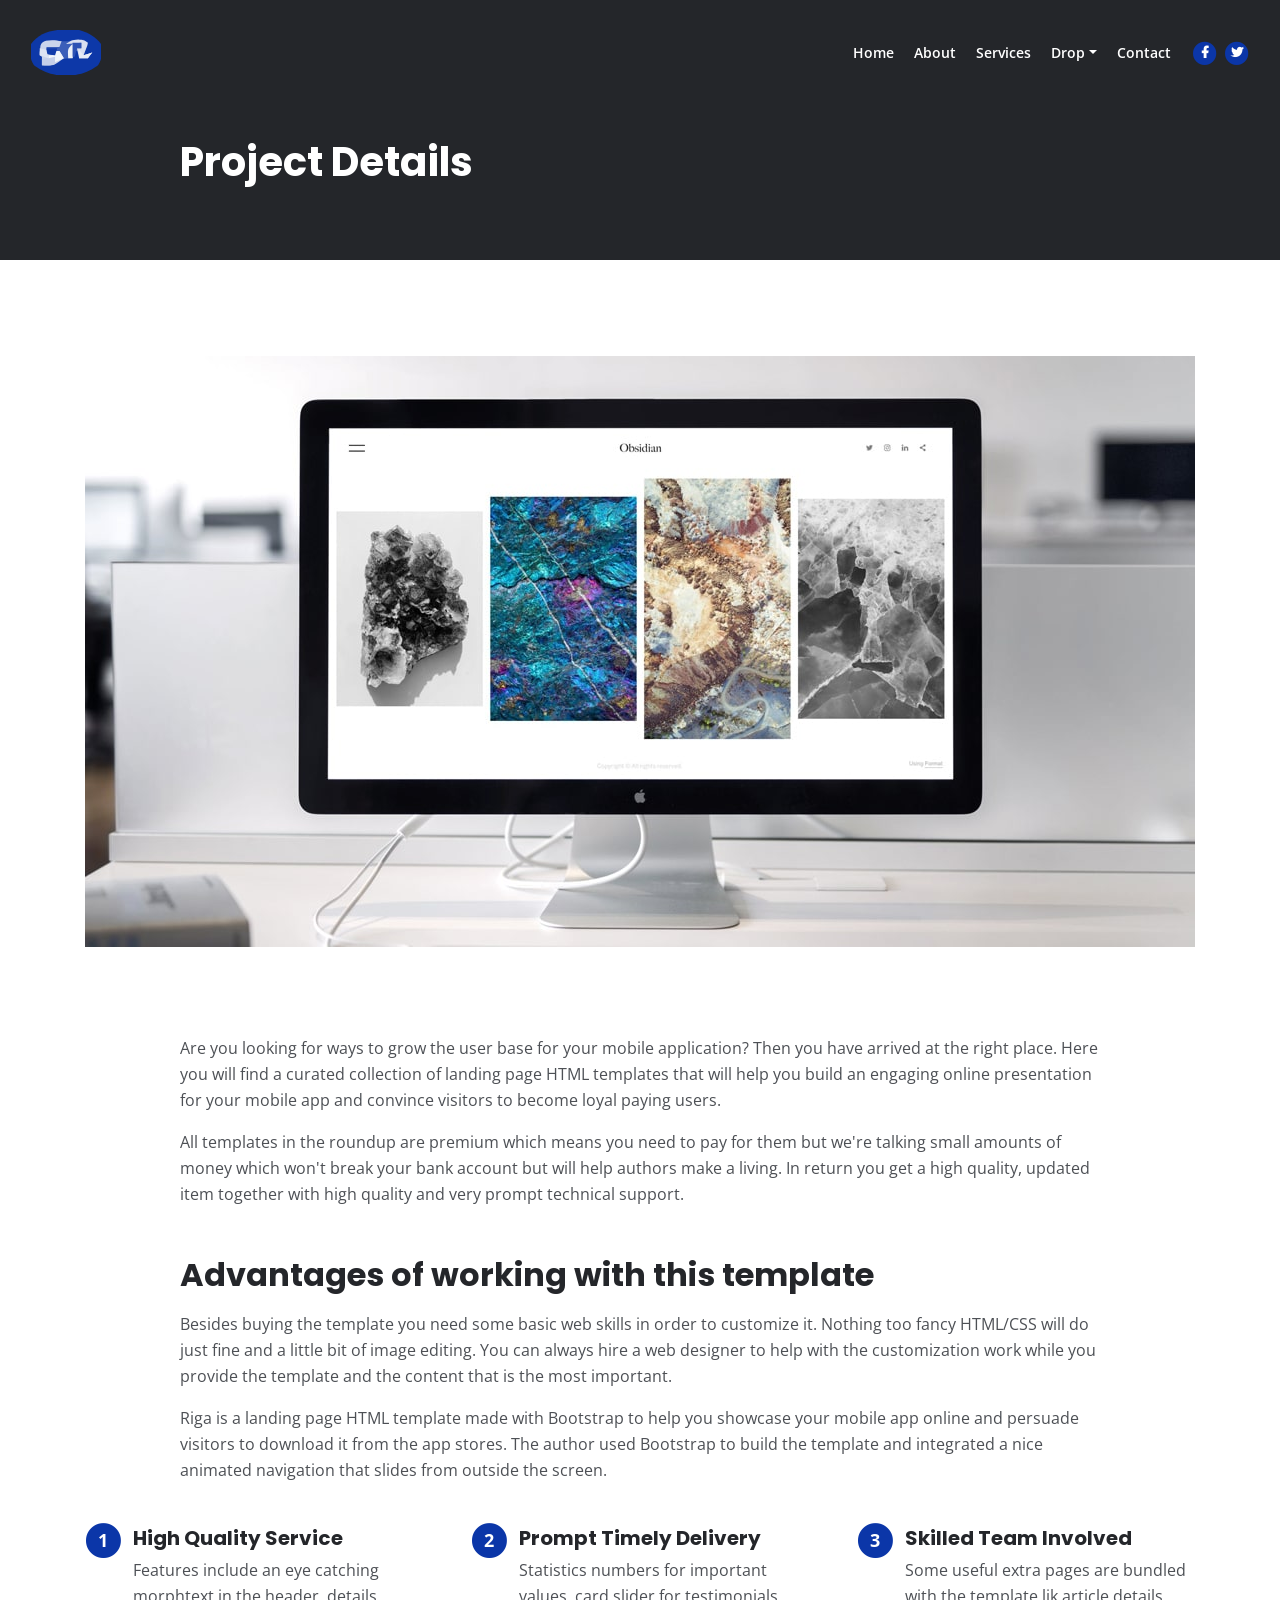
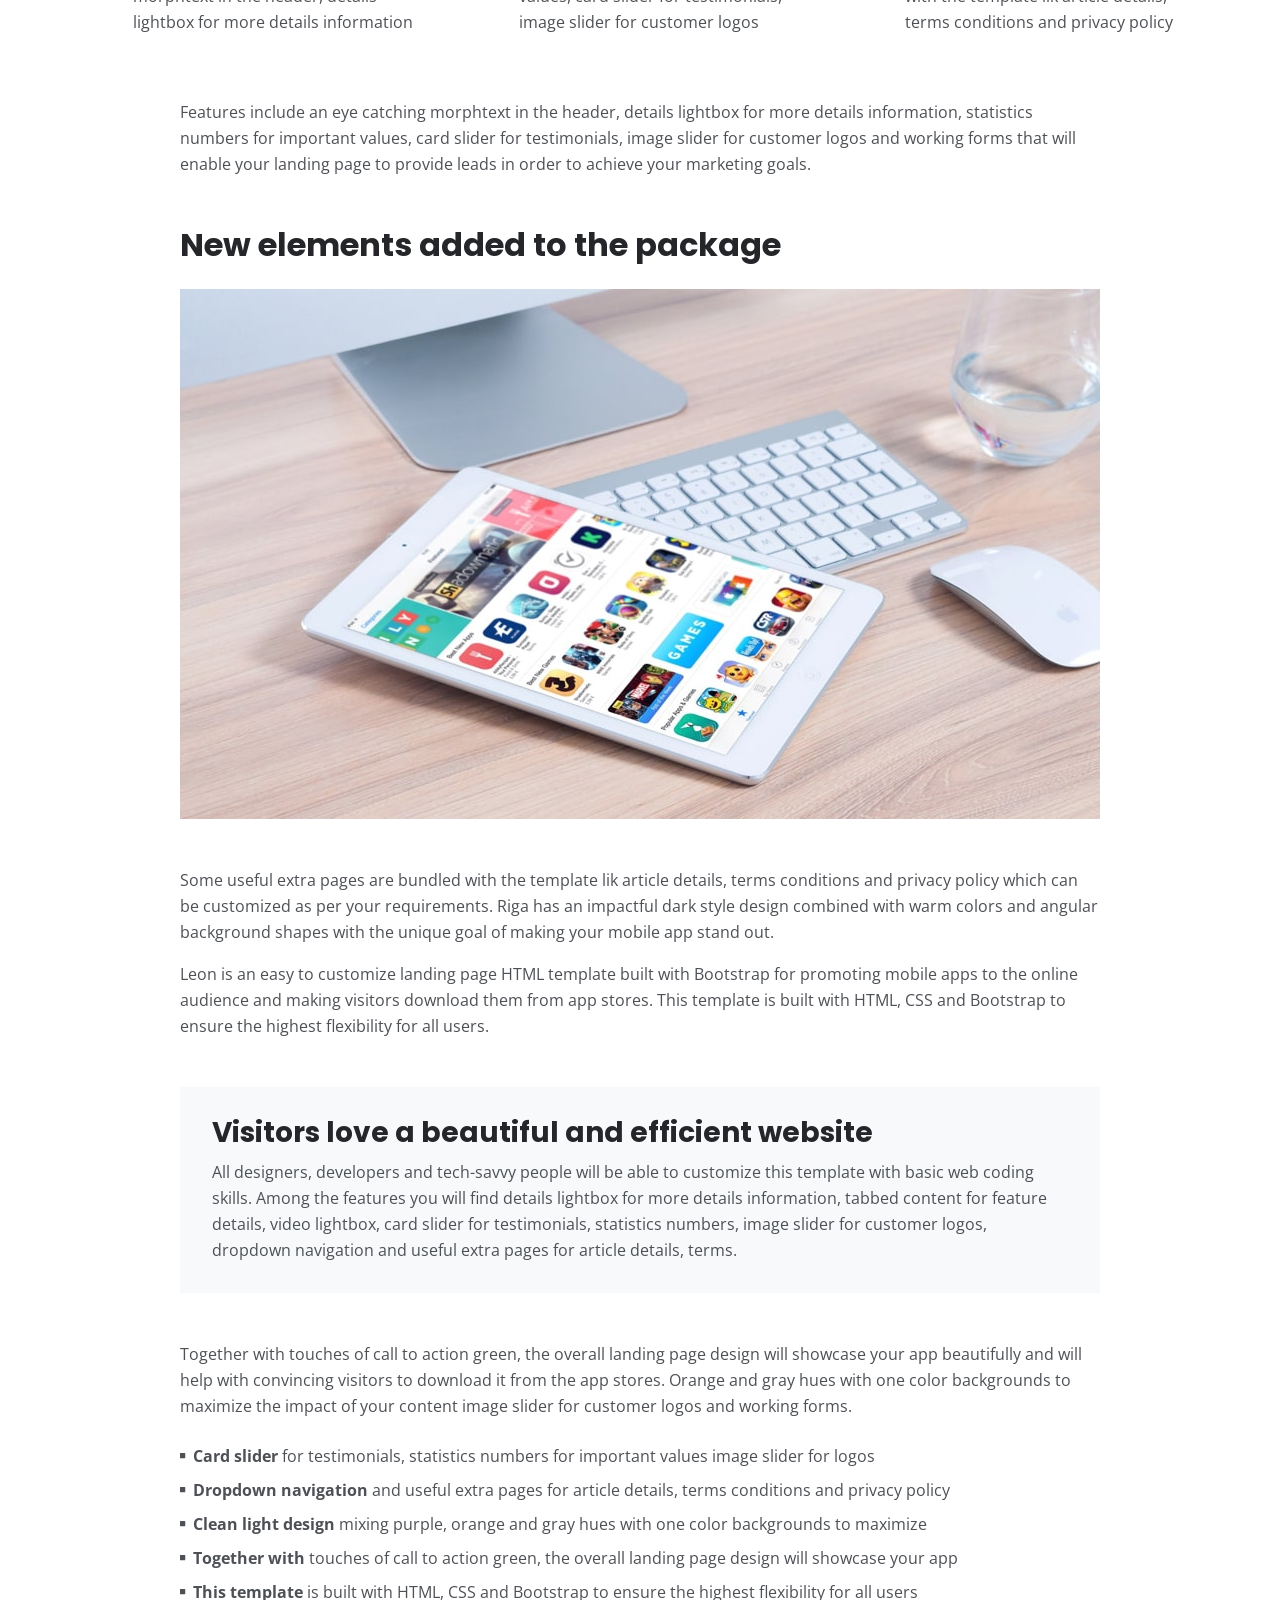
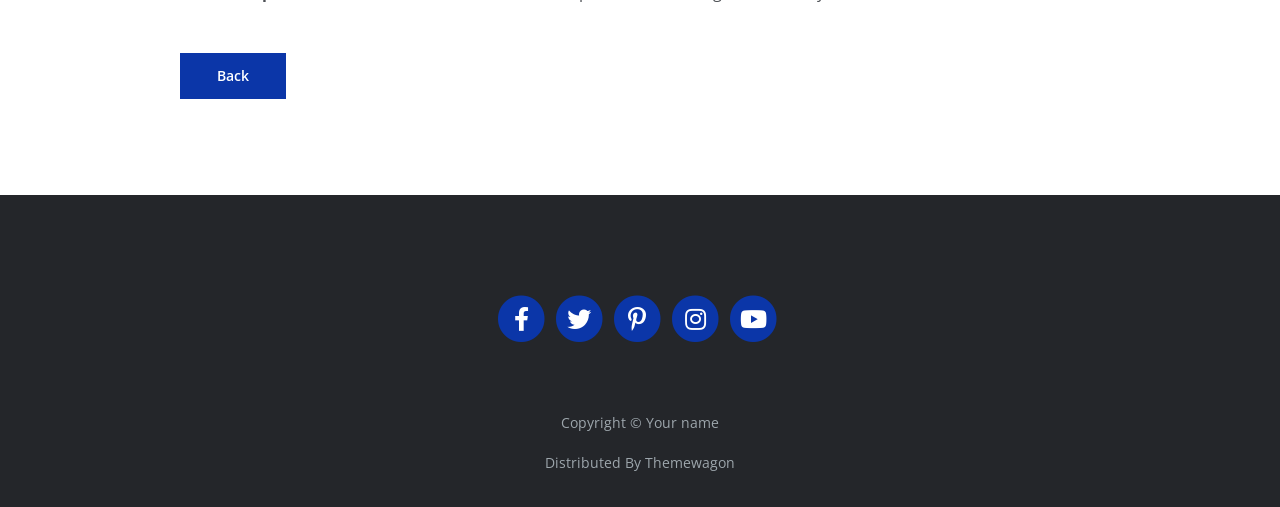
<file: project.html>
<!DOCTYPE html>
<html lang="en">
<head>
    <meta charset="utf-8">
    <meta name="viewport" content="width=device-width, initial-scale=1, shrink-to-fit=no">
    
    <!-- SEO Meta Tags -->
    <meta name="description" content="Your description">
    <meta name="author" content="Your name">

    <!-- OG Meta Tags to improve the way the post looks when you share the page on Facebook, Twitter, LinkedIn -->
	<meta property="og:site_name" content="" /> <!-- website name -->
	<meta property="og:site" content="" /> <!-- website link -->
	<meta property="og:title" content=""/> <!-- title shown in the actual shared post -->
	<meta property="og:description" content="" /> <!-- description shown in the actual shared post -->
	<meta property="og:image" content="" /> <!-- image link, make sure it's jpg -->
	<meta property="og:url" content="" /> <!-- where do you want your post to link to -->
	<meta name="twitter:card" content="summary_large_image"> <!-- to have large image post format in Twitter -->

    <!-- Webpage Title -->
    <title>Project Details - Mark</title>
    
    <!-- Styles -->
    <link rel="preconnect" href="https://fonts.gstatic.com">
    <link href="https://fonts.googleapis.com/css2?family=Open+Sans:ital,wght@0,400;0,600;0,700;1,400&family=Poppins:wght@600&display=swap" rel="stylesheet">
    <link href="css/bootstrap.css" rel="stylesheet">
    <link href="css/fontawesome-all.css" rel="stylesheet">
	<link href="css/styles.css" rel="stylesheet">
	
	<!-- Favicon  -->
    <link rel="icon" href="images/favicon.png">
</head>
<body data-spy="scroll" data-target=".fixed-top">
    
    <!-- Navigation -->
    <nav class="navbar navbar-expand-lg fixed-top navbar-dark">
        <div class="container">
            
            <!-- Image Logo -->
            <a class="navbar-brand logo-image" href="index.html"><img src="images/logo.svg" alt="alternative"></a>  

            <!-- Text Logo - Use this if you don't have a graphic logo -->
            <!-- <a class="navbar-brand logo-text page-scroll" href="index.html">Mark</a> -->

            <button class="navbar-toggler p-0 border-0" type="button" data-toggle="offcanvas">
                <span class="navbar-toggler-icon"></span>
            </button>

            <div class="navbar-collapse offcanvas-collapse" id="navbarsExampleDefault">
                <ul class="navbar-nav ml-auto">
                    <li class="nav-item">
                        <a class="nav-link page-scroll" href="index.html#header">Home <span class="sr-only">(current)</span></a>
                    </li>
                    <li class="nav-item">
                        <a class="nav-link page-scroll" href="index.html#about">About</a>
                    </li>
                    <li class="nav-item">
                        <a class="nav-link page-scroll" href="index.html#services">Services</a>
                    </li>
                    <li class="nav-item dropdown">
                        <a class="nav-link dropdown-toggle" href="#" id="dropdown01" data-toggle="dropdown" aria-haspopup="true" aria-expanded="false">Drop</a>
                        <div class="dropdown-menu" aria-labelledby="dropdown01">
                            <a class="dropdown-item page-scroll" href="project.html">Project Details</a>
                            <div class="dropdown-divider"></div>
                            <a class="dropdown-item page-scroll" href="terms.html">Terms Conditions</a>
                            <div class="dropdown-divider"></div>
                            <a class="dropdown-item page-scroll" href="privacy.html">Privacy Policy</a>
                        </div>
                    </li>
                    <li class="nav-item">
                        <a class="nav-link page-scroll" href="index.html#contact">Contact</a>
                    </li>
                </ul>
                <span class="nav-item social-icons">
                    <span class="fa-stack">
                        <a href="#your-link">
                            <i class="fas fa-circle fa-stack-2x"></i>
                            <i class="fab fa-facebook-f fa-stack-1x"></i>
                        </a>
                    </span>
                    <span class="fa-stack">
                        <a href="#your-link">
                            <i class="fas fa-circle fa-stack-2x"></i>
                            <i class="fab fa-twitter fa-stack-1x"></i>
                        </a>
                    </span>
                </span>
            </div> <!-- end of navbar-collapse -->
        </div> <!-- end of container -->
    </nav> <!-- end of navbar -->
    <!-- end of navigation -->


    <!-- Header -->
    <header class="ex-header">
        <div class="container">
            <div class="row">
                <div class="col-xl-10 offset-xl-1">
                    <h1>Project Details</h1>
                </div> <!-- end of col -->
            </div> <!-- end of row -->
        </div> <!-- end of container -->
    </header> <!-- end of ex-header -->
    <!-- end of header -->


    <!-- Basic -->
    <div class="ex-basic-1 pt-5 pb-5">
        <div class="container">
            <div class="row">
                <div class="col-lg-12">
                    <img class="img-fluid mt-5 mb-3" src="images/project-details-large.jpg" alt="alternative">
                </div> <!-- end of col -->
            </div> <!-- end of row -->
        </div> <!-- end of container -->
    </div> <!-- end of ex-basic-1 -->
    <!-- end of basic -->


    <!-- Basic -->
    <div class="ex-basic-1 pt-4">
        <div class="container">
            <div class="row">
                <div class="col-xl-10 offset-xl-1">
                    <p>Are you looking for ways to grow the user base for your mobile application? Then you have arrived at the right place. Here you will find a curated collection of landing page HTML templates that will help you build an engaging online presentation for your mobile app and convince visitors to become loyal paying users.</p>
                    <p class="mb-5">All templates in the roundup are premium which means you need to pay for them but we're talking small amounts of money which won't break your bank account but will help authors make a living. In return you get a high quality, updated item together with high quality and very prompt technical support.</p>

                    <h2 class="mb-3">Advantages of working with this template</h2>
                    <p>Besides buying the template you need some basic web skills in order to customize it. Nothing too fancy HTML/CSS will do just fine and a little bit of image editing. You can always hire a web designer to help with the customization work while you provide the template and the content that is the most important.</p>
                    <p class="mb-4">Riga is a landing page HTML template made with Bootstrap to help you showcase your mobile app online and persuade visitors to download it from the app stores. The author used Bootstrap to build the template and integrated a nice animated navigation that slides from outside the screen.</p>
                </div> <!-- end of col -->
            </div> <!-- end of row -->
        </div> <!-- end of container -->
    </div> <!-- end of ex-basic-1 -->
    <!-- end of basic -->


    <!-- Cards -->
    <div class="ex-cards-1 pt-3 pb-3">
        <div class="container">
            <div class="row">
                <div class="col-lg-12">
                    
                    <!-- Card -->
                    <div class="card">
                        <ul class="list-unstyled">
                            <li class="media">
                                <span class="fa-stack">
                                    <span class="fas fa-circle fa-stack-2x"></span>
                                    <span class="fa-stack-1x">1</span>
                                </span>
                                <div class="media-body">
                                    <h5>High Quality Service</h5>
                                    <p>Features include an eye catching morphtext in the header, details lightbox for more details information</p>
                                </div>
                            </li>
                        </ul>
                    </div> <!-- end of card -->
                    <!-- end of card -->

                    <!-- Card -->
                    <div class="card">
                        <ul class="list-unstyled">
                            <li class="media">
                                <span class="fa-stack">
                                    <span class="fas fa-circle fa-stack-2x"></span>
                                    <span class="fa-stack-1x">2</span>
                                </span>
                                <div class="media-body">
                                    <h5>Prompt Timely Delivery</h5>
                                    <p>Statistics numbers for important values, card slider for testimonials, image slider for customer logos</p>
                                </div>
                            </li>
                        </ul>
                    </div> <!-- end of card -->
                    <!-- end of card -->

                    <!-- Card -->
                    <div class="card">
                        <ul class="list-unstyled">
                            <li class="media">
                                <span class="fa-stack">
                                    <span class="fas fa-circle fa-stack-2x"></span>
                                    <span class="fa-stack-1x">3</span>
                                </span>
                                <div class="media-body">
                                    <h5>Skilled Team Involved</h5>
                                    <p>Some useful extra pages are bundled with the template lik article details, terms conditions and privacy policy</p>
                                </div>
                            </li>
                        </ul>
                    </div> <!-- end of card -->
                    <!-- end of card -->

                </div> <!-- end of col -->   
            </div> <!-- end of row -->   
        </div> <!-- end of container -->   
    </div> <!-- end of ex-cards-1 -->
    <!-- end of cards -->


    <!-- Basic -->
    <div class="ex-basic-1 pt-3 pb-5">
        <div class="container">
            <div class="row">
                <div class="col-xl-10 offset-xl-1">
                    <p class="mb-5">Features include an eye catching morphtext in the header, details lightbox for more details information, statistics numbers for important values, card slider for testimonials, image slider for customer logos and working forms that will enable your landing page to provide leads in order to achieve your marketing goals.</p>
                    
                    <h2 class="mb-4">New elements added to the package</h2>
                    <img class="img-fluid mb-5" src="images/project-details-small.jpg" alt="alternative">
                    <p>Some useful extra pages are bundled with the template lik article details, terms conditions and privacy policy which can be customized as per your requirements. Riga has an impactful dark style design combined with warm colors and angular background shapes with the unique goal of making your mobile app stand out.</p>
                    <p class="mb-5">Leon is an easy to customize landing page HTML template built with Bootstrap for promoting mobile apps to the online audience and making visitors download them from app stores. This template is built with HTML, CSS and Bootstrap to ensure the highest flexibility for all users.</p>
                    <div class="text-box mb-5">
                        <h3>Visitors love a beautiful and efficient website</h3>
                        <p>All designers, developers and tech-savvy people will be able to customize this template with basic web coding skills. Among the features you will find details lightbox for more details information, tabbed content for feature details, video lightbox, card slider for testimonials, statistics numbers, image slider for customer logos, dropdown navigation and useful extra pages for article details, terms.</p>
                    </div> <!-- end of text-box -->
                    <p class="mb-4">Together with touches of call to action green, the overall landing page design will showcase your app beautifully and will help with convincing visitors to download it from the app stores. Orange and gray hues with one color backgrounds to maximize the impact of your content image slider for customer logos and working forms.</p>
                    <ul class="list-unstyled li-space-lg mb-5">
                        <li class="media">
                            <i class="fas fa-square"></i>
                            <div class="media-body"><strong>Card slider</strong> for testimonials, statistics numbers for important values image slider for logos</div>
                        </li>
                        <li class="media">
                            <i class="fas fa-square"></i>
                            <div class="media-body"><strong>Dropdown navigation</strong> and useful extra pages for article details, terms conditions and privacy policy</div>
                        </li>
                        <li class="media">
                            <i class="fas fa-square"></i>
                            <div class="media-body"><strong>Clean light design</strong> mixing purple, orange and gray hues with one color backgrounds to maximize</div>
                        </li>
                        <li class="media">
                            <i class="fas fa-square"></i>
                            <div class="media-body"><strong>Together with</strong> touches of call to action green, the overall landing page design will showcase your app</div>
                        </li>
                        <li class="media">
                            <i class="fas fa-square"></i>
                            <div class="media-body"><strong>This template</strong> is built with HTML, CSS and Bootstrap to ensure the highest flexibility for all users</div>
                        </li>
                    </ul>

                    <a class="btn-solid-reg mb-5" href="index.html">Back</a>
                </div> <!-- end of col -->
            </div> <!-- end of row -->
        </div> <!-- end of container -->
    </div> <!-- end of ex-basic-1 -->
    <!-- end of basic -->


    <!-- Footer -->
    <div class="footer bg-gray">
        <div class="container">
            <div class="row">
                <div class="col-lg-12">
                    <div class="social-container">
                        <span class="fa-stack">
                            <a href="#your-link">
                                <i class="fas fa-circle fa-stack-2x"></i>
                                <i class="fab fa-facebook-f fa-stack-1x"></i>
                            </a>
                        </span>
                        <span class="fa-stack">
                            <a href="#your-link">
                                <i class="fas fa-circle fa-stack-2x"></i>
                                <i class="fab fa-twitter fa-stack-1x"></i>
                            </a>
                        </span>
                        <span class="fa-stack">
                            <a href="#your-link">
                                <i class="fas fa-circle fa-stack-2x"></i>
                                <i class="fab fa-pinterest-p fa-stack-1x"></i>
                            </a>
                        </span>
                        <span class="fa-stack">
                            <a href="#your-link">
                                <i class="fas fa-circle fa-stack-2x"></i>
                                <i class="fab fa-instagram fa-stack-1x"></i>
                            </a>
                        </span>
                        <span class="fa-stack">
                            <a href="#your-link">
                                <i class="fas fa-circle fa-stack-2x"></i>
                                <i class="fab fa-youtube fa-stack-1x"></i>
                            </a>
                        </span>
                    </div> <!-- end of social-container -->
                </div> <!-- end of col -->
            </div> <!-- end of row -->
        </div> <!-- end of container -->
    </div> <!-- end of footer -->  
    <!-- end of footer -->


    <!-- Copyright -->
    <div class="copyright bg-gray">
        <div class="container">
            <div class="row">
                <div class="col-lg-12">
                    <p class="p-small">Copyright © <a class="no-line" href="#your-link">Your name</a></p>
                </div> <!-- end of col -->
            </div> <!-- enf of row -->
        </div> <!-- end of container -->


        <div class="container">
            <div class="row">
                <div class="col-lg-12">
                    <p class="p-small">Distributed By <a class="no-line" href="https://themewagon.com/">Themewagon</a></p>
                </div> <!-- end of col -->
            </div> <!-- enf of row -->
        </div> <!-- end of container -->
    </div> <!-- end of copyright --> 
    <!-- end of copyright -->
    
    	
    <!-- Scripts -->
    <script src="js/jquery.min.js"></script> <!-- jQuery for Bootstrap's JavaScript plugins -->
    <script src="js/bootstrap.min.js"></script> <!-- Bootstrap framework -->
    <script src="js/jquery.easing.min.js"></script> <!-- jQuery Easing for smooth scrolling between anchors -->
    <script src="js/scripts.js"></script> <!-- Custom scripts -->
</body>
</html>
</file>
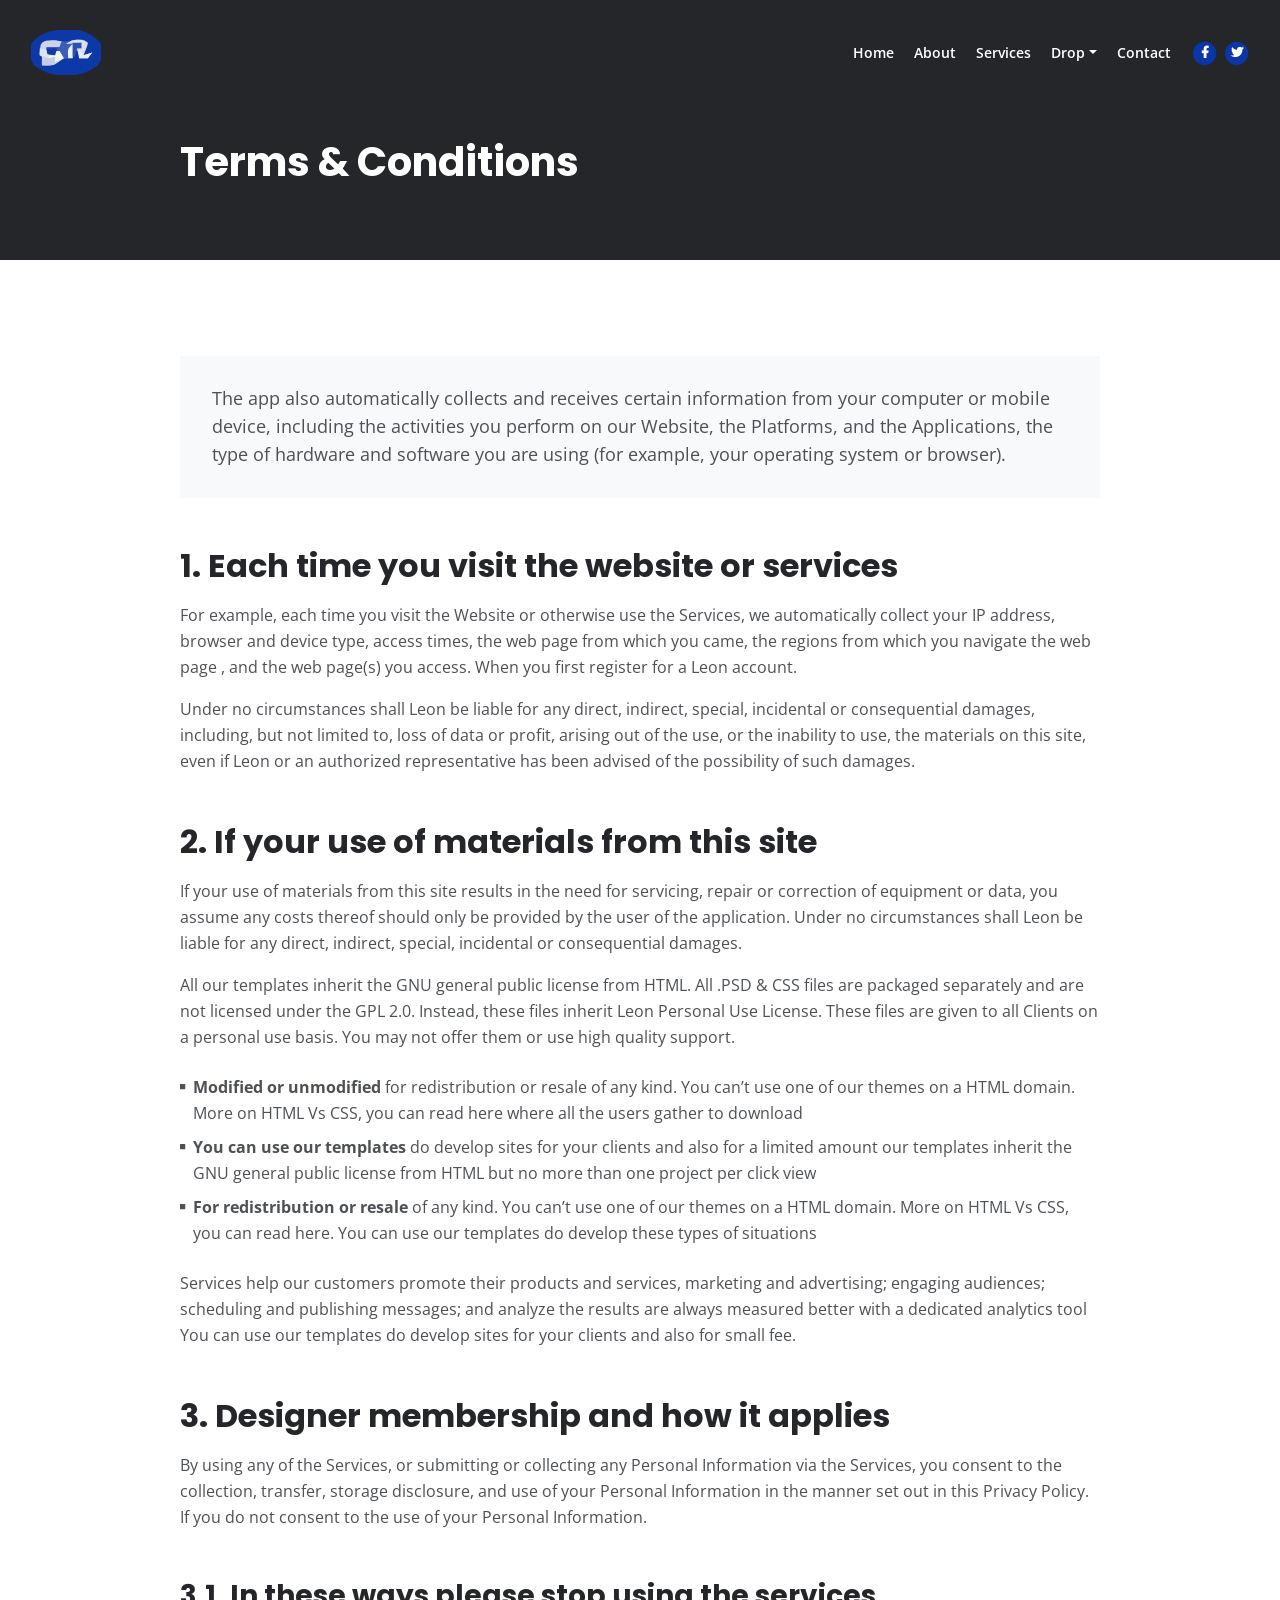
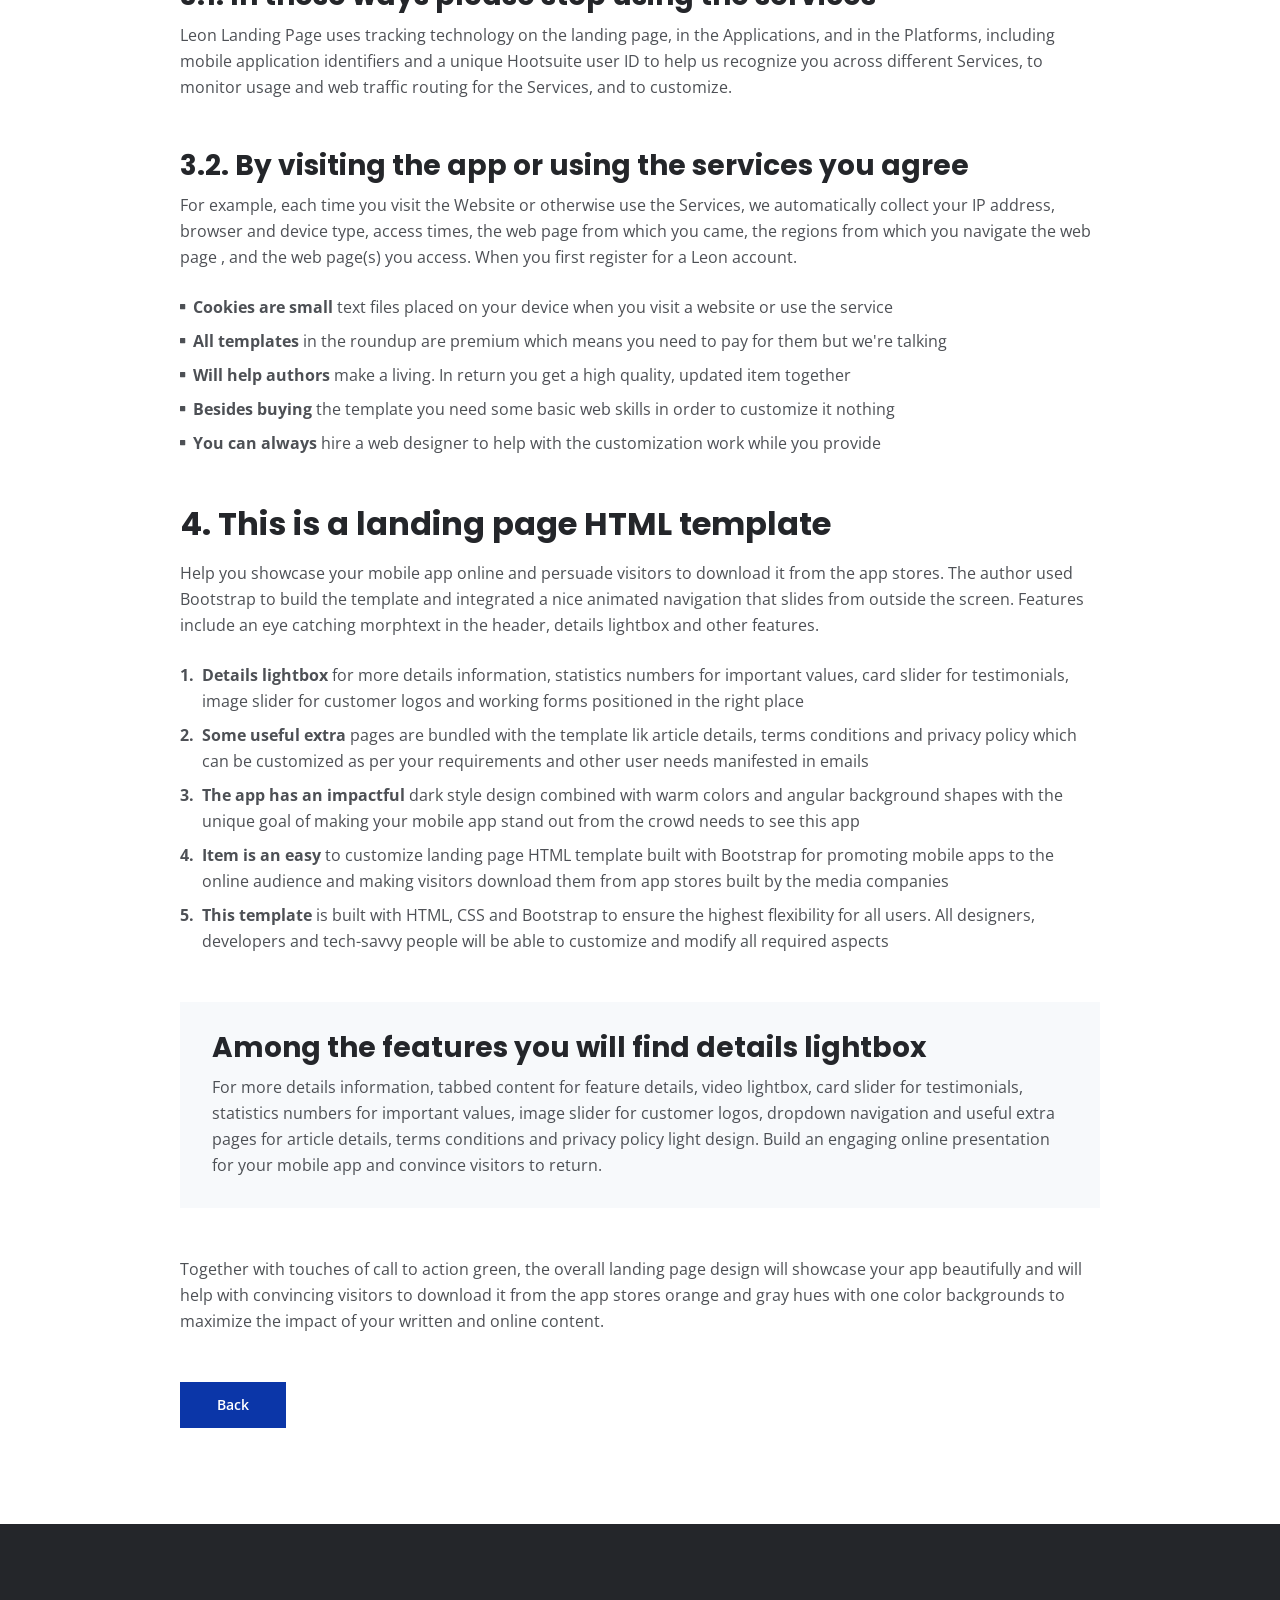
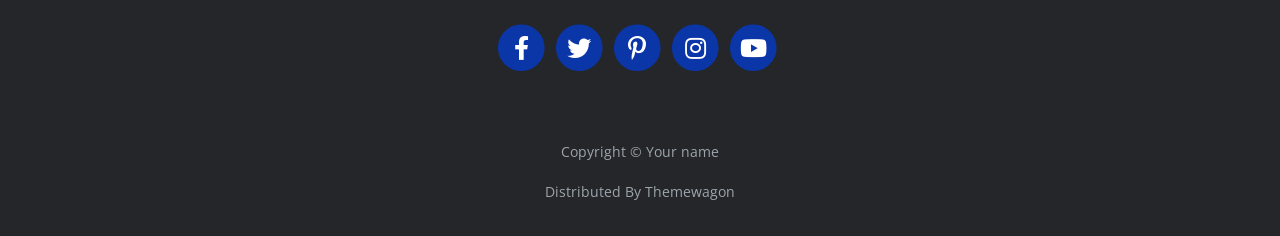
<file: terms.html>
<!DOCTYPE html>
<html lang="en">
<head>
    <meta charset="utf-8">
    <meta name="viewport" content="width=device-width, initial-scale=1, shrink-to-fit=no">
    
    <!-- SEO Meta Tags -->
    <meta name="description" content="Your description">
    <meta name="author" content="Your name">

    <!-- OG Meta Tags to improve the way the post looks when you share the page on Facebook, Twitter, LinkedIn -->
	<meta property="og:site_name" content="" /> <!-- website name -->
	<meta property="og:site" content="" /> <!-- website link -->
	<meta property="og:title" content=""/> <!-- title shown in the actual shared post -->
	<meta property="og:description" content="" /> <!-- description shown in the actual shared post -->
	<meta property="og:image" content="" /> <!-- image link, make sure it's jpg -->
	<meta property="og:url" content="" /> <!-- where do you want your post to link to -->
	<meta name="twitter:card" content="summary_large_image"> <!-- to have large image post format in Twitter -->

    <!-- Webpage Title -->
    <title>Terms & Conditions - Mark</title>
    
    <!-- Styles -->
    <link rel="preconnect" href="https://fonts.gstatic.com">
    <link href="https://fonts.googleapis.com/css2?family=Open+Sans:ital,wght@0,400;0,600;0,700;1,400&family=Poppins:wght@600&display=swap" rel="stylesheet">
    <link href="css/bootstrap.css" rel="stylesheet">
    <link href="css/fontawesome-all.css" rel="stylesheet">
	<link href="css/styles.css" rel="stylesheet">
	
	<!-- Favicon  -->
    <link rel="icon" href="images/favicon.png">
</head>
<body data-spy="scroll" data-target=".fixed-top">
    
    <!-- Navigation -->
    <nav class="navbar navbar-expand-lg fixed-top navbar-dark">
        <div class="container">
            
            <!-- Image Logo -->
            <a class="navbar-brand logo-image" href="index.html"><img src="images/logo.svg" alt="alternative"></a>  

            <!-- Text Logo - Use this if you don't have a graphic logo -->
            <!-- <a class="navbar-brand logo-text page-scroll" href="index.html">Mark</a> -->

            <button class="navbar-toggler p-0 border-0" type="button" data-toggle="offcanvas">
                <span class="navbar-toggler-icon"></span>
            </button>

            <div class="navbar-collapse offcanvas-collapse" id="navbarsExampleDefault">
                <ul class="navbar-nav ml-auto">
                    <li class="nav-item">
                        <a class="nav-link page-scroll" href="index.html#header">Home <span class="sr-only">(current)</span></a>
                    </li>
                    <li class="nav-item">
                        <a class="nav-link page-scroll" href="index.html#about">About</a>
                    </li>
                    <li class="nav-item">
                        <a class="nav-link page-scroll" href="index.html#services">Services</a>
                    </li>
                    <li class="nav-item dropdown">
                        <a class="nav-link dropdown-toggle" href="#" id="dropdown01" data-toggle="dropdown" aria-haspopup="true" aria-expanded="false">Drop</a>
                        <div class="dropdown-menu" aria-labelledby="dropdown01">
                            <a class="dropdown-item page-scroll" href="project.html">Project Details</a>
                            <div class="dropdown-divider"></div>
                            <a class="dropdown-item page-scroll" href="terms.html">Terms Conditions</a>
                            <div class="dropdown-divider"></div>
                            <a class="dropdown-item page-scroll" href="privacy.html">Privacy Policy</a>
                        </div>
                    </li>
                    <li class="nav-item">
                        <a class="nav-link page-scroll" href="index.html#contact">Contact</a>
                    </li>
                </ul>
                <span class="nav-item social-icons">
                    <span class="fa-stack">
                        <a href="#your-link">
                            <i class="fas fa-circle fa-stack-2x"></i>
                            <i class="fab fa-facebook-f fa-stack-1x"></i>
                        </a>
                    </span>
                    <span class="fa-stack">
                        <a href="#your-link">
                            <i class="fas fa-circle fa-stack-2x"></i>
                            <i class="fab fa-twitter fa-stack-1x"></i>
                        </a>
                    </span>
                </span>
            </div> <!-- end of navbar-collapse -->
        </div> <!-- end of container -->
    </nav> <!-- end of navbar -->
    <!-- end of navigation -->


    <!-- Header -->
    <header class="ex-header">
        <div class="container">
            <div class="row">
                <div class="col-xl-10 offset-xl-1">
                    <h1>Terms & Conditions</h1>
                </div> <!-- end of col -->
            </div> <!-- end of row -->
        </div> <!-- end of container -->
    </header> <!-- end of ex-header -->
    <!-- end of header -->


    <!-- Basic -->
    <div class="ex-basic-1 pt-5 pb-5">
        <div class="container">
            <div class="row">
                <div class="col-xl-10 offset-xl-1">
                    <div class="text-box mt-5 mb-5">
                        <p class="p-large">The app also automatically collects and receives certain information from your computer or mobile device, including the activities you perform on our Website, the Platforms, and the Applications, the type of hardware and software you are using (for example, your operating system or browser).</p>
                    </div> <!-- end of text-box -->

                    <h2 class="mb-3">1. Each time you visit the website or services</h2>
                    <p>For example, each time you visit the Website or otherwise use the Services, we automatically collect your IP address, browser and device type, access times, the web page from which you came, the regions from which you navigate the web page , and the web page(s) you access. When you first register for a Leon account.</p>
                    <p class="mb-5">Under no circumstances shall Leon be liable for any direct, indirect, special, incidental or consequential damages, including, but not limited to, loss of data or profit, arising out of the use, or the inability to use, the materials on this site, even if Leon or an authorized representative has been advised of the possibility of such damages.</p>

                    <h2 class="mb-3">2. If your use of materials from this site</h2>
                    <p>If your use of materials from this site results in the need for servicing, repair or correction of equipment or data, you assume any costs thereof should only be provided by the user of the application. Under no circumstances shall Leon be liable for any direct, indirect, special, incidental or consequential damages.</p>
                    <p class="mb-4">All our templates inherit the GNU general public license from HTML. All .PSD & CSS files are packaged separately and are not licensed under the GPL 2.0. Instead, these files inherit Leon Personal Use License. These files are given to all Clients on a personal use basis. You may not offer them or use high quality support.</p>
                    <ul class="list-unstyled li-space-lg mb-4">
                        <li class="media">
                            <i class="fas fa-square"></i>
                            <div class="media-body"><strong>Modified or unmodified</strong> for redistribution or resale of any kind. You can’t use one of our themes on a HTML domain. More on HTML Vs CSS, you can read here where all the users gather to download</div>
                        </li>
                        <li class="media">
                            <i class="fas fa-square"></i>
                            <div class="media-body"><strong>You can use our templates</strong>  do develop sites for your clients and also for a limited amount our templates inherit the GNU general public license from HTML but no more than one project per click view</div>
                        </li>
                        <li class="media">
                            <i class="fas fa-square"></i>
                            <div class="media-body"><strong>For redistribution or resale</strong> of any kind. You can’t use one of our themes on a HTML domain. More on HTML Vs CSS, you can read here. You can use our templates do develop these types of situations</div>
                        </li>
                    </ul>
                    <p class="mb-5">Services help our customers promote their products and services, marketing and advertising; engaging audiences; scheduling and publishing messages; and analyze the results are always measured better with a dedicated analytics tool You can use our templates do develop sites for your clients and also for small fee.</p>

                    <h2 class="mb-3">3. Designer membership and how it applies</h2>
                    <p class="mb-5">By using any of the Services, or submitting or collecting any Personal Information via the Services, you consent to the collection, transfer, storage disclosure, and use of your Personal Information in the manner set out in this Privacy Policy. If you do not consent to the use of your Personal Information.</p>
                    <h3>3.1. In these ways please stop using the services</h3>
                    <p class="mb-5">Leon Landing Page uses tracking technology on the landing page, in the Applications, and in the Platforms, including mobile application identifiers and a unique Hootsuite user ID to help us recognize you across different Services, to monitor usage and web traffic routing for the Services, and to customize.</p>
                    <h3>3.2. By visiting the app or using the services you agree</h3>
                    <p class="mb-4">For example, each time you visit the Website or otherwise use the Services, we automatically collect your IP address, browser and device type, access times, the web page from which you came, the regions from which you navigate the web page , and the web page(s) you access. When you first register for a Leon account.</p>
                    <ul class="list-unstyled li-space-lg mb-5">
                        <li class="media">
                            <i class="fas fa-square"></i>
                            <div class="media-body"><strong>Cookies are small</strong> text files placed on your device when you visit a website or use the service</div>
                        </li>
                        <li class="media">
                            <i class="fas fa-square"></i>
                            <div class="media-body"><strong>All templates</strong> in the roundup are premium which means you need to pay for them but we're talking</div>
                        </li>
                        <li class="media">
                            <i class="fas fa-square"></i>
                            <div class="media-body"><strong>Will help authors </strong> make a living. In return you get a high quality, updated item together</div>
                        </li>
                        <li class="media">
                            <i class="fas fa-square"></i>
                            <div class="media-body"><strong>Besides buying</strong> the template you need some basic web skills in order to customize it nothing</div>
                        </li>
                        <li class="media">
                            <i class="fas fa-square"></i>
                            <div class="media-body"><strong>You can always</strong> hire a web designer to help with the customization work while you provide</div>
                        </li>
                    </ul>
                    
                    <h2 class="mb-3">4. This is a landing page HTML template</h2>
                    <p class="mb-4">Help you showcase your mobile app online and persuade visitors to download it from the app stores. The author used Bootstrap to build the template and integrated a nice animated navigation that slides from outside the screen. Features include an eye catching morphtext in the header, details lightbox and other features.</p>
                    <ul class="list-unstyled li-space-lg mb-5">
                        <li class="media">
                            <strong>1.</strong>
                            <div class="media-body"><strong>Details lightbox</strong> for more details information, statistics numbers for important values, card slider for testimonials, image slider for customer logos and working forms positioned in the right place</div>
                        </li>
                        <li class="media">
                            <strong>2.</strong>
                            <div class="media-body"><strong>Some useful extra</strong> pages are bundled with the template lik article details, terms conditions and privacy policy which can be customized as per your requirements and other user needs manifested in emails</div>
                        </li>
                        <li class="media">
                            <strong>3.</strong>
                            <div class="media-body"><strong>The app has an impactful</strong> dark style design combined with warm colors and angular background shapes with the unique goal of making your mobile app stand out from the crowd needs to see this app</div>
                        </li>
                        <li class="media">
                            <strong>4.</strong>
                            <div class="media-body"><strong>Item is an easy</strong> to customize landing page HTML template built with Bootstrap for promoting mobile apps to the online audience and making visitors download them from app stores built by the media companies</div>
                        </li>
                        <li class="media">
                            <strong>5.</strong>
                            <div class="media-body"><strong>This template</strong> is built with HTML, CSS and Bootstrap to ensure the highest flexibility for all users. All designers, developers and tech-savvy people will be able to customize and modify all required aspects</div>
                        </li>
                    </ul>
                    
                    <div class="text-box mb-5">
                        <h3>Among the features you will find details lightbox</h3>
                        <p>For more details information, tabbed content for feature details, video lightbox, card slider for testimonials, statistics numbers for important values, image slider for customer logos, dropdown navigation and useful extra pages for article details, terms conditions and privacy policy light design. Build an engaging online presentation for your mobile app and convince visitors to return.</p>
                    </div> <!-- end of text-box -->
                    <p class="mb-5">Together with touches of call to action green, the overall landing page design will showcase your app beautifully and will help with convincing visitors to download it from the app stores orange and gray hues with one color backgrounds to maximize the impact of your written and online content.</p>
                    
                    <a class="btn-solid-reg mb-5" href="index.html">Back</a>
                </div> <!-- end of col -->
            </div> <!-- end of row -->
        </div> <!-- end of container -->
    </div> <!-- end of ex-basic-1 -->
    <!-- end of basic -->


    <!-- Footer -->
    <div class="footer bg-gray">
        <div class="container">
            <div class="row">
                <div class="col-lg-12">
                    <div class="social-container">
                        <span class="fa-stack">
                            <a href="#your-link">
                                <i class="fas fa-circle fa-stack-2x"></i>
                                <i class="fab fa-facebook-f fa-stack-1x"></i>
                            </a>
                        </span>
                        <span class="fa-stack">
                            <a href="#your-link">
                                <i class="fas fa-circle fa-stack-2x"></i>
                                <i class="fab fa-twitter fa-stack-1x"></i>
                            </a>
                        </span>
                        <span class="fa-stack">
                            <a href="#your-link">
                                <i class="fas fa-circle fa-stack-2x"></i>
                                <i class="fab fa-pinterest-p fa-stack-1x"></i>
                            </a>
                        </span>
                        <span class="fa-stack">
                            <a href="#your-link">
                                <i class="fas fa-circle fa-stack-2x"></i>
                                <i class="fab fa-instagram fa-stack-1x"></i>
                            </a>
                        </span>
                        <span class="fa-stack">
                            <a href="#your-link">
                                <i class="fas fa-circle fa-stack-2x"></i>
                                <i class="fab fa-youtube fa-stack-1x"></i>
                            </a>
                        </span>
                    </div> <!-- end of social-container -->
                </div> <!-- end of col -->
            </div> <!-- end of row -->
        </div> <!-- end of container -->
    </div> <!-- end of footer -->  
    <!-- end of footer -->


    <!-- Copyright -->
    <div class="copyright bg-gray">
        <div class="container">
            <div class="row">
                <div class="col-lg-12">
                    <p class="p-small">Copyright © <a class="no-line" href="#your-link">Your name</a></p>
                </div> <!-- end of col -->
            </div> <!-- enf of row -->
        </div> <!-- end of container -->

        <div class="container">
            <div class="row">
                <div class="col-lg-12">
                    <p class="p-small">Distributed By <a class="no-line" href="https://themewagon.com/">Themewagon</a></p>
                </div> <!-- end of col -->
            </div> <!-- enf of row -->
        </div> <!-- end of container -->
    </div> <!-- end of copyright --> 
    <!-- end of copyright -->
    
    	
    <!-- Scripts -->
    <script src="js/jquery.min.js"></script> <!-- jQuery for Bootstrap's JavaScript plugins -->
    <script src="js/bootstrap.min.js"></script> <!-- Bootstrap framework -->
    <script src="js/jquery.easing.min.js"></script> <!-- jQuery Easing for smooth scrolling between anchors -->
    <script src="js/scripts.js"></script> <!-- Custom scripts -->
</body>
</html>
</file>
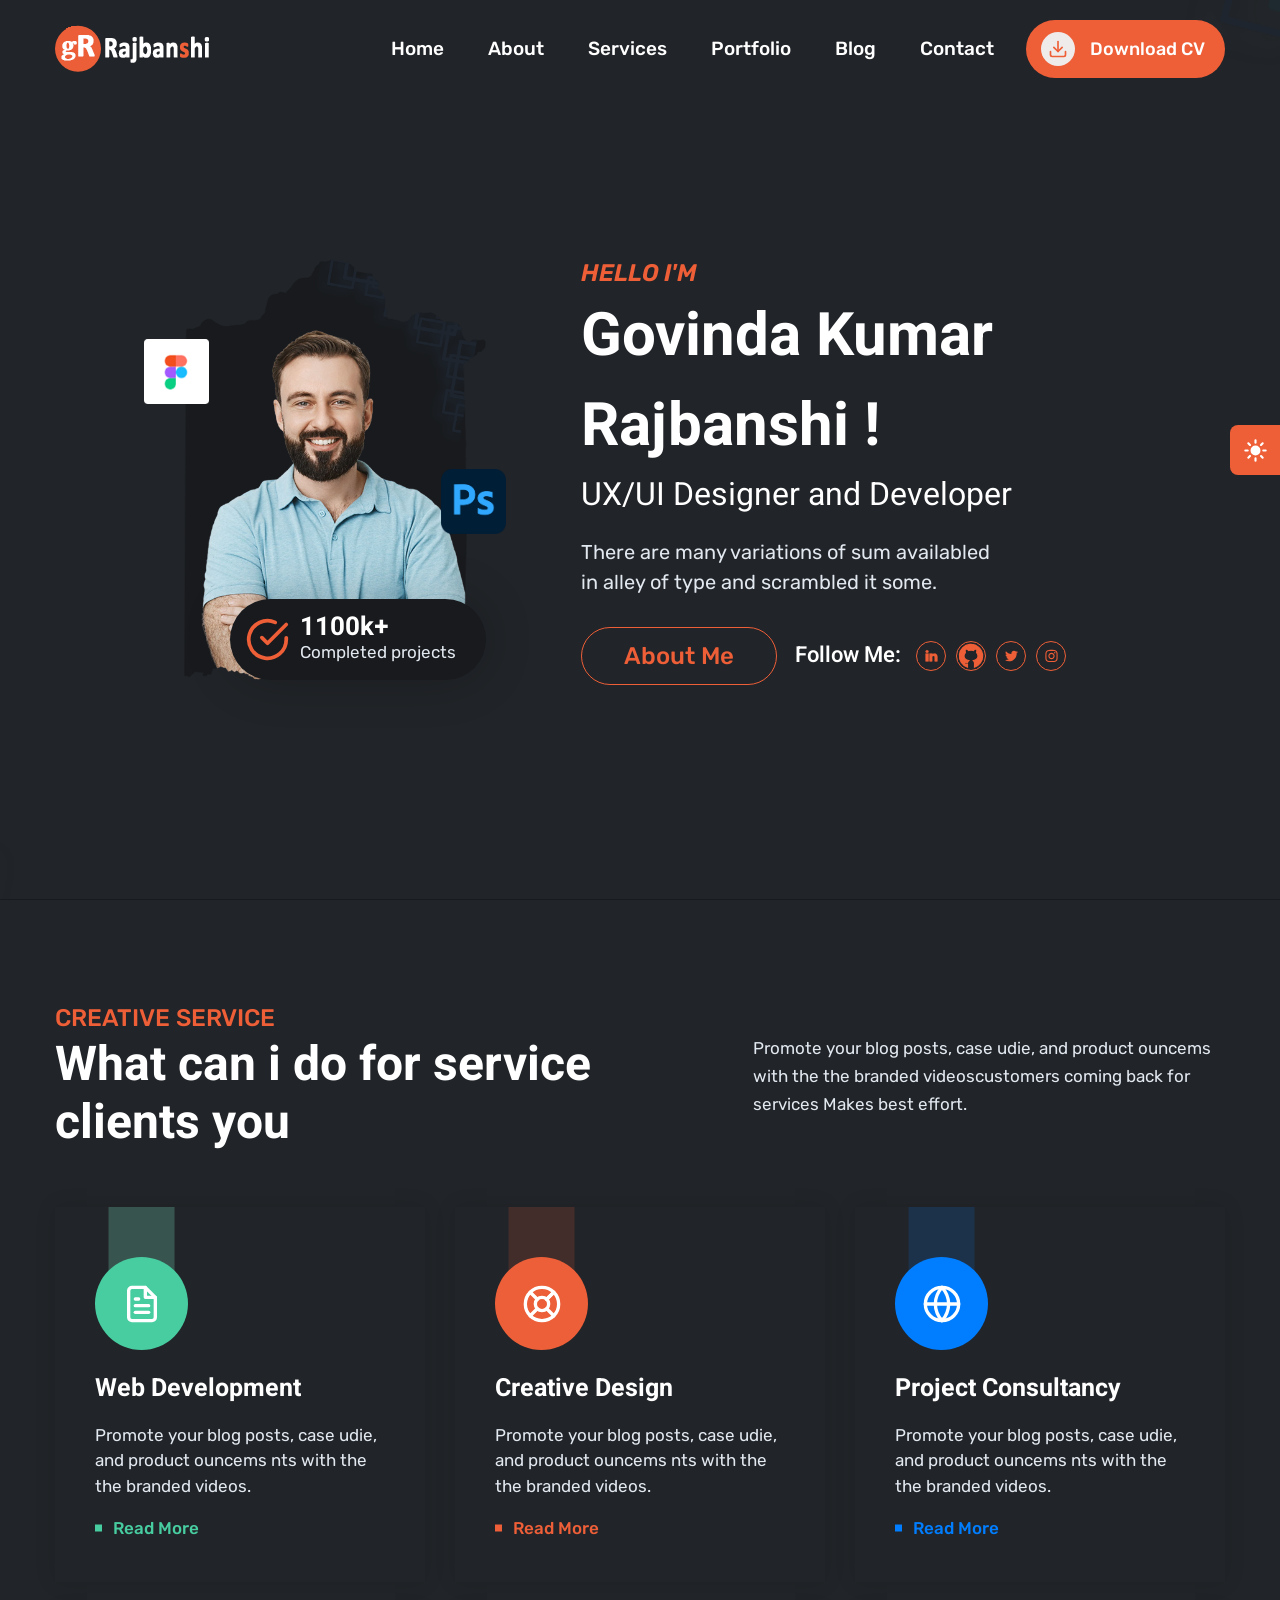
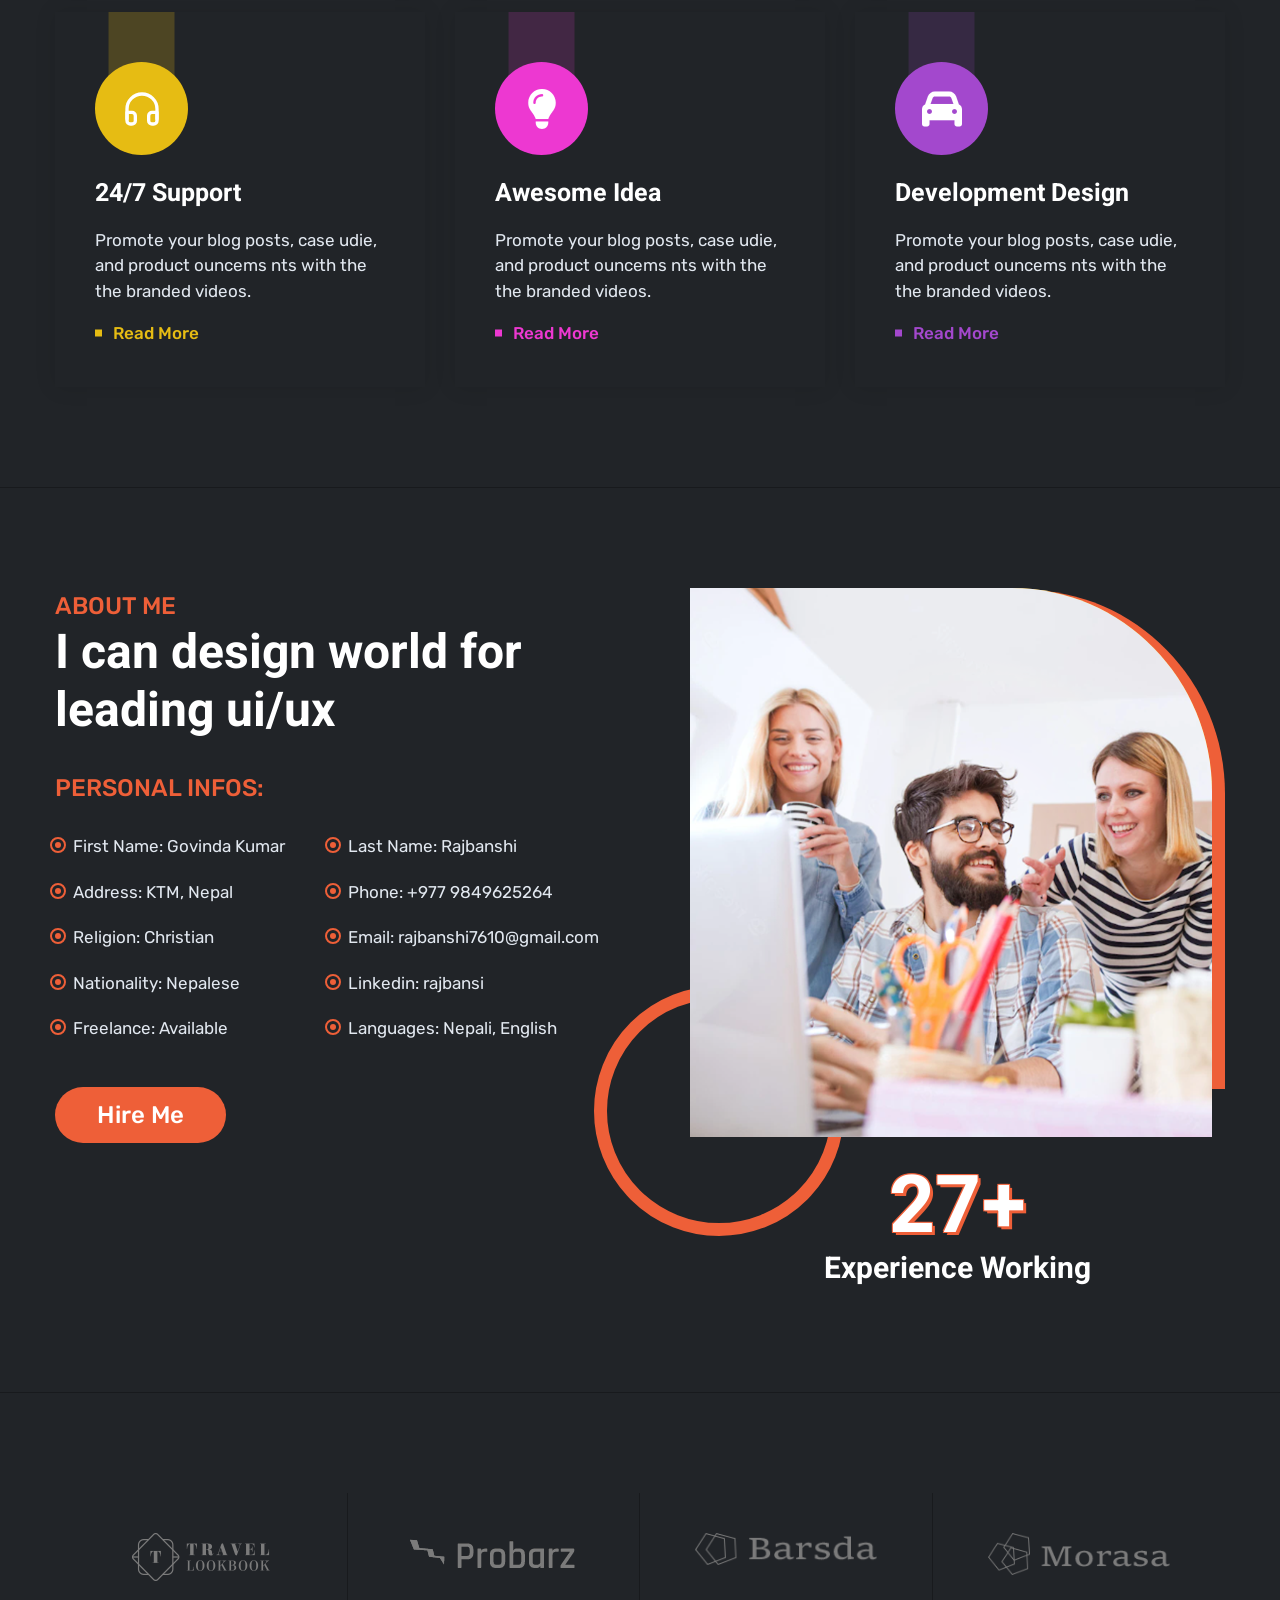
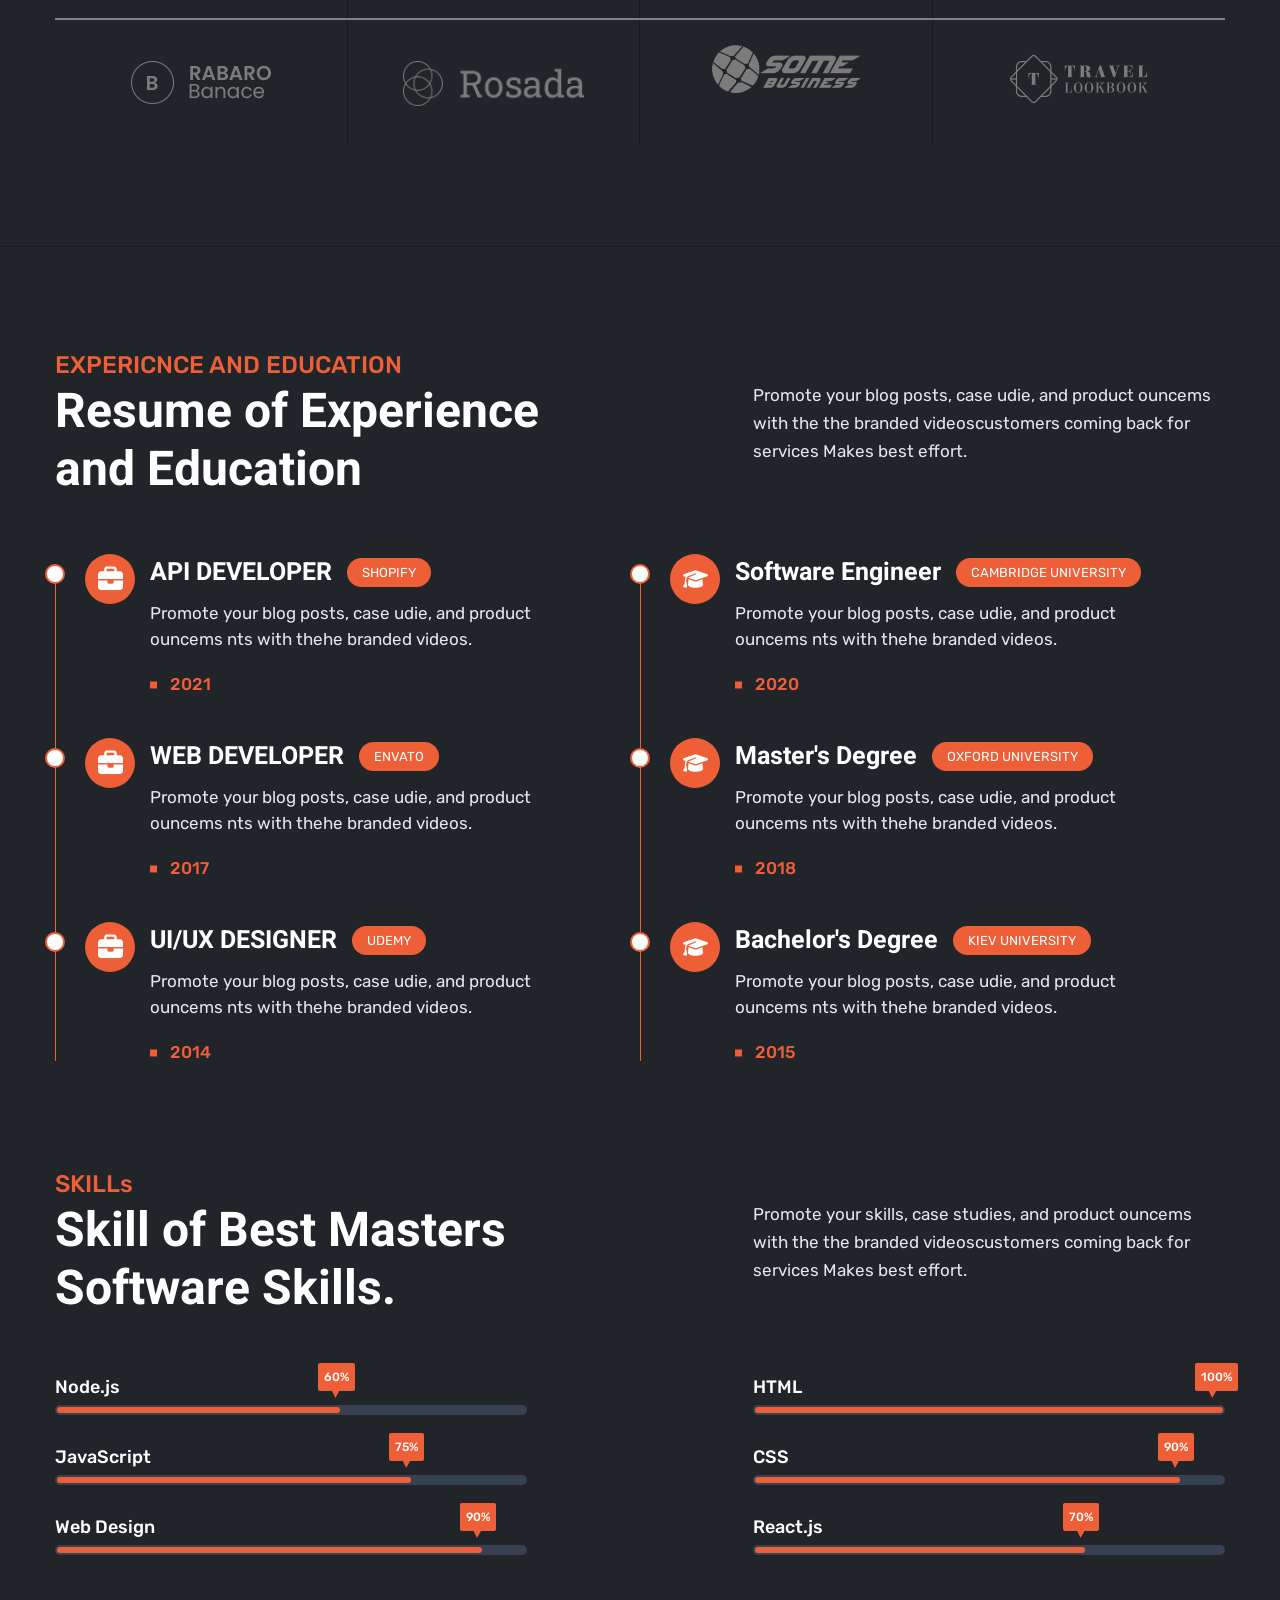
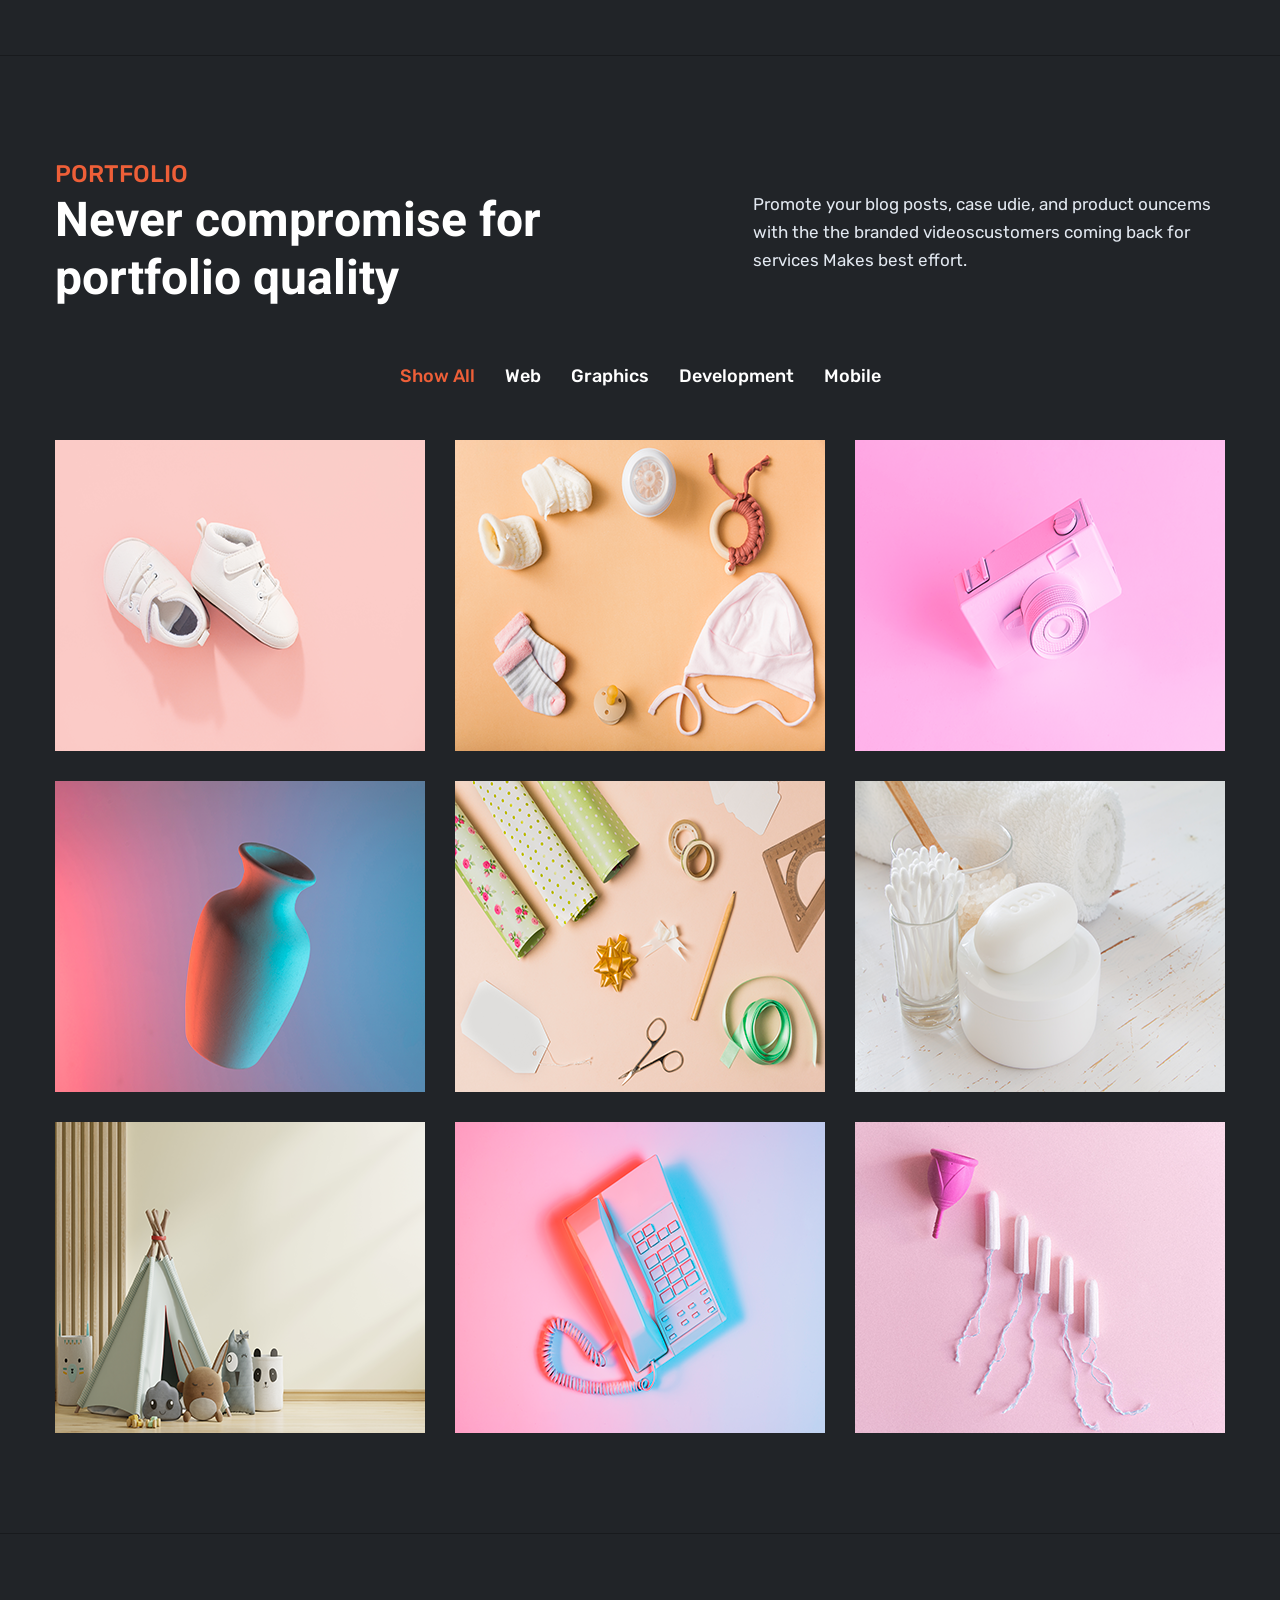
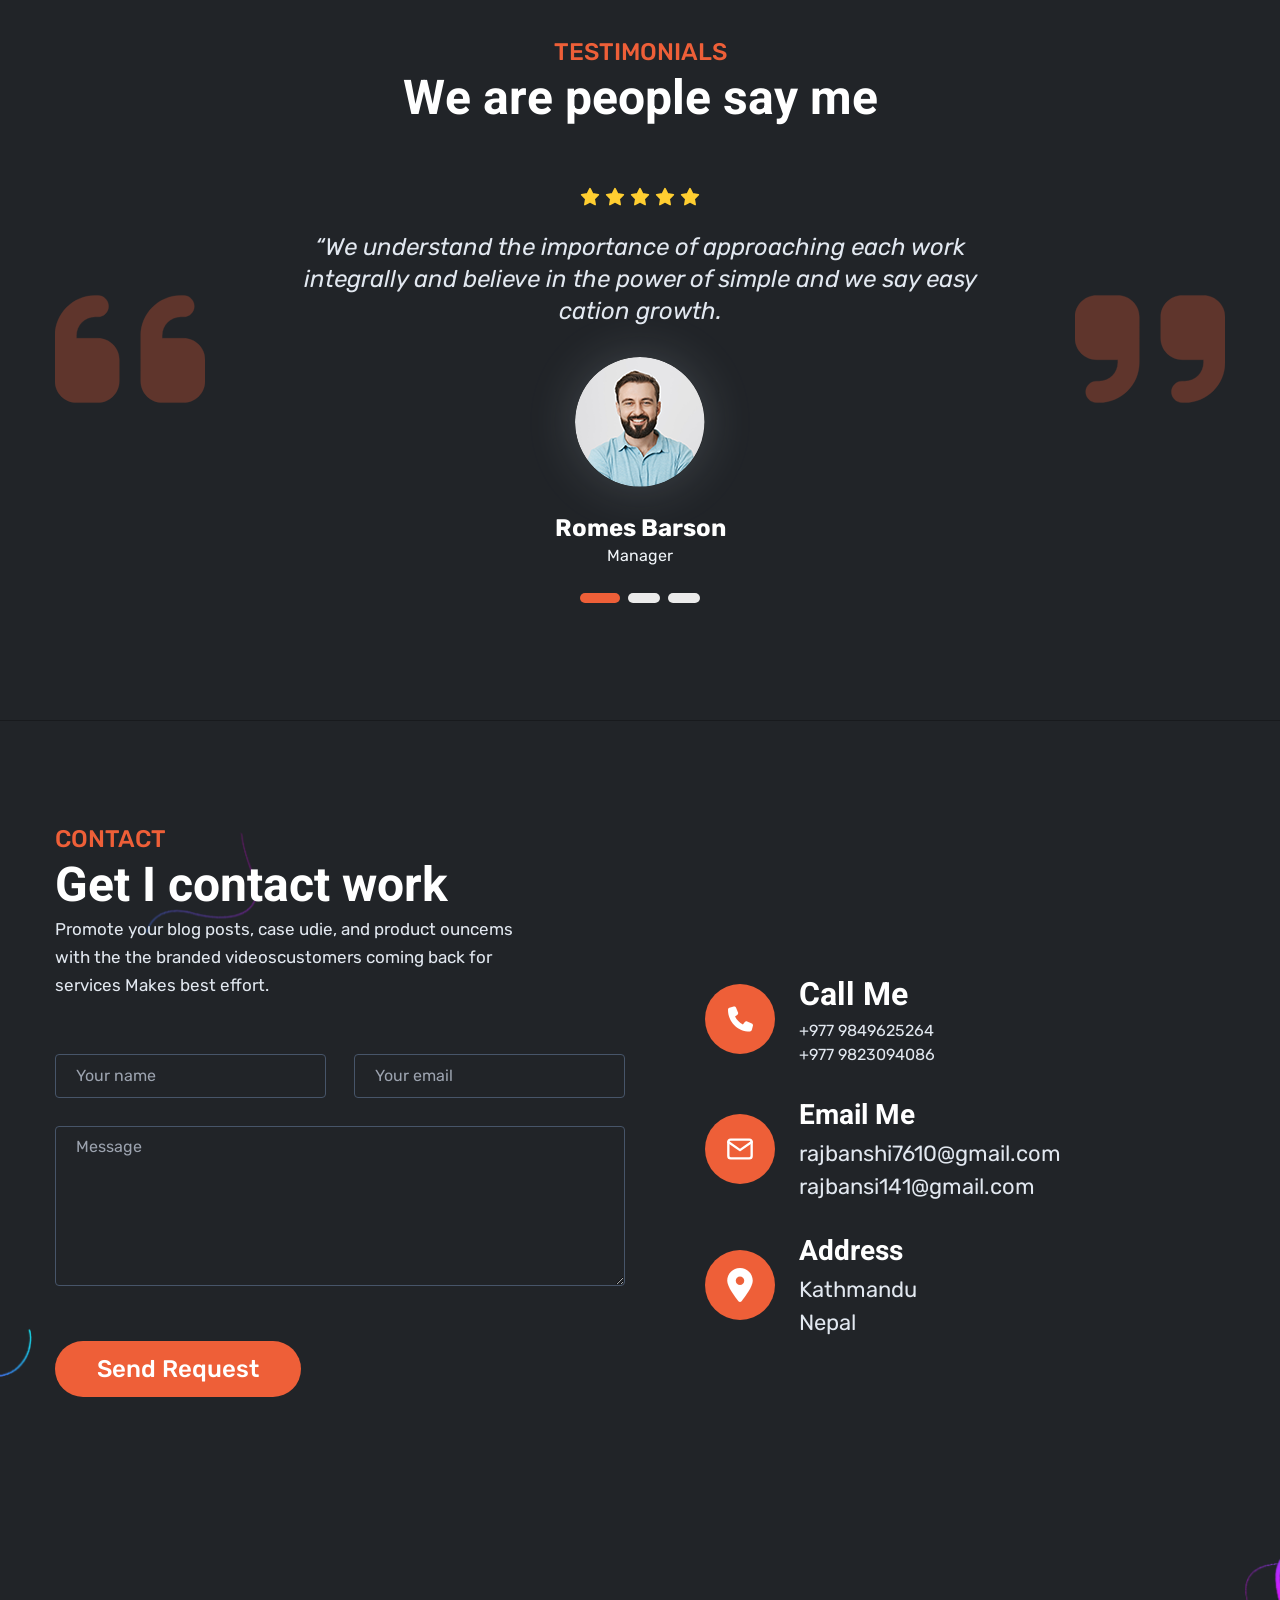
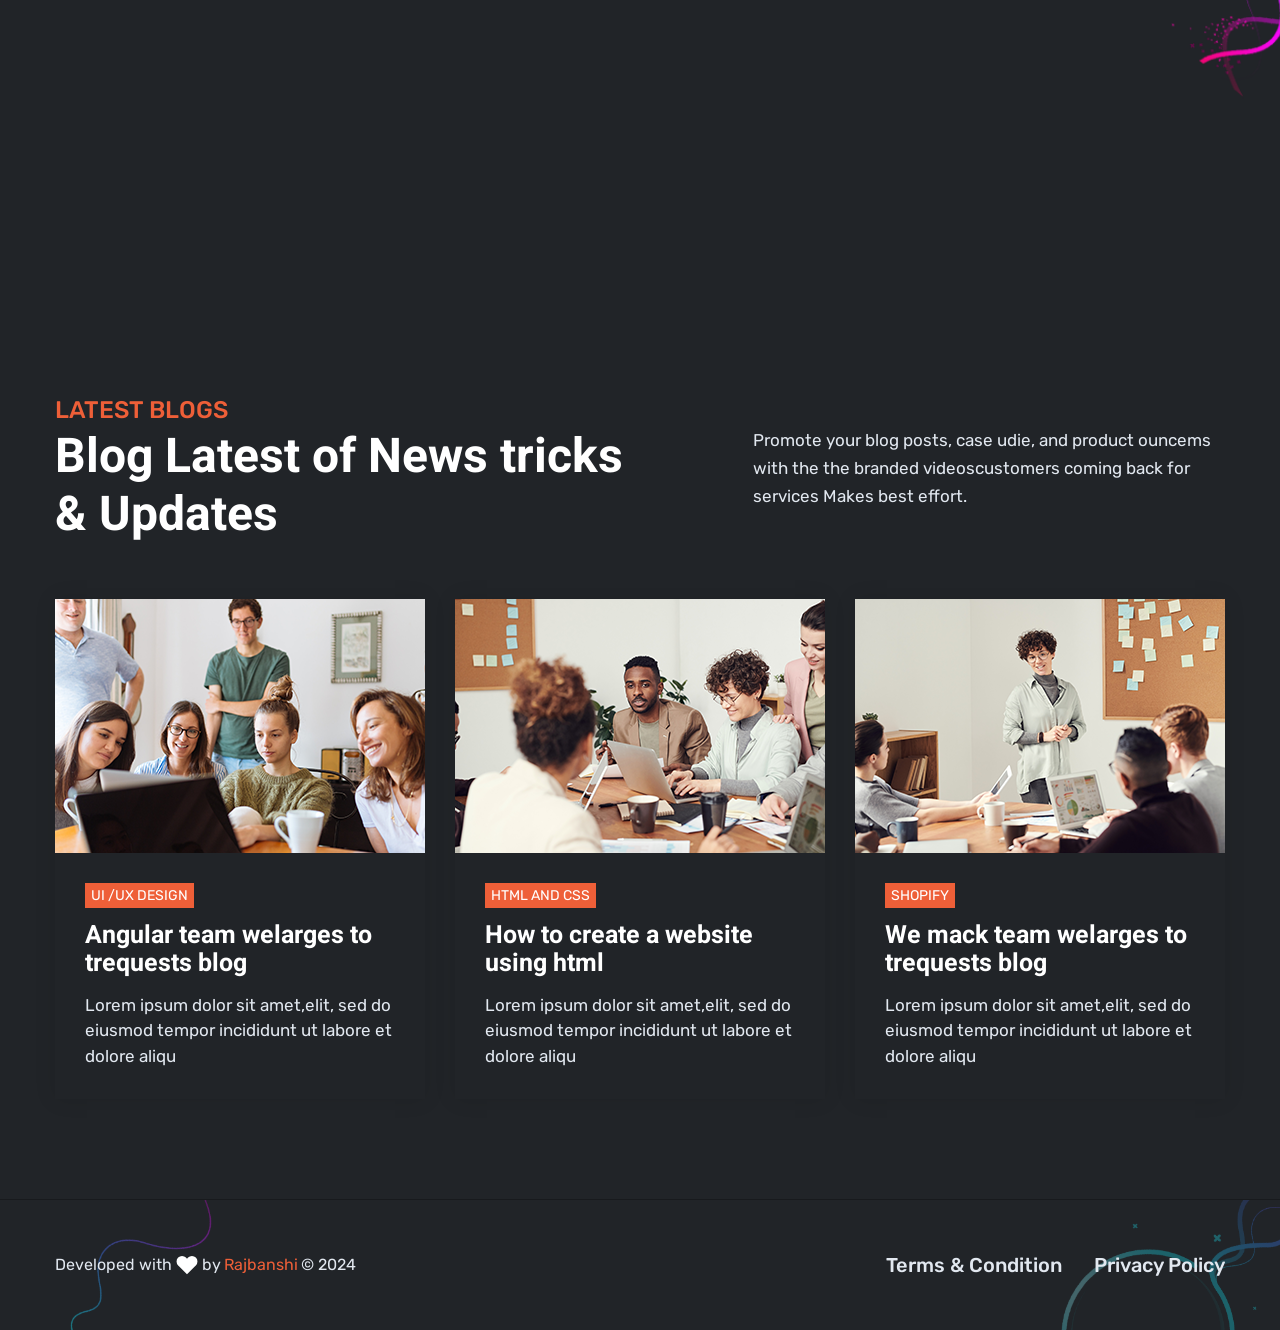
<file: src/html/landing/more/index-dark.html>
<!DOCTYPE html>
<html lang="en" class="dark scroll-smooth" dir="ltr">
  <head>
    <meta charset="UTF-8" />
    <meta http-equiv="X-UA-Compatible" content="IE=edge" />
    <meta name="viewport" content="width=device-width, initial-scale=1.0" />
    <title>Govinda Kumar Rajbanshi</title>
 
<link rel="shortcut icon" type="image/x-icon" href="assets/images/favicon.ico">
    <!-- Google fonts -->
    <link rel="preconnect" href="https://fonts.googleapis.com/">
    <link rel="preconnect" href="https://fonts.gstatic.com/" crossorigin>
    <link href="https://fonts.googleapis.com/css2?family=Heebo:wght@300;400;500;600;700;800;900&amp;family=Rubik:ital,wght@0,400;0,500;0,600;0,700;0,800;0,900;1,300&amp;display=swap" rel="stylesheet">
    
     <!-- Plugins css -->
    <link rel="stylesheet" href="assets/css/mobilemenu.css" />
    <!-- <link rel="stylesheet" href="./assets/css/glightbox.min.css" /> -->
    <link rel="stylesheet" href="../../../../cdn.jsdelivr.net/npm/swiper%408/swiper-bundle.min.css"/>
    <!-- Tailwind css -->
    <link rel="stylesheet" href="assets/css/styles.css" />

    <script>
      // On page load or when changing themes, best to add inline in `head` to avoid FOUC
      if (localStorage.getItem("theme-color") === "dark" || (!("theme-color" in localStorage) && window.matchMedia("(prefers-color-scheme: dark)").matches)) {
        document.documentElement.classList.add("dark");
      } 
      if (localStorage.getItem("theme-color") === "light") {
        document.documentElement.classList.remove("dark");
      } 
    </script>
  </head>
  <body class="font-rubik dark:bg-dark_primary_bg">

    <!-- Preloader start -->
    <div id="preloader">
        <div class="loader--border"></div>
    </div>
    <!-- Preloader end -->

      <!-- Dark and light button start -->
      <div class="fixed ltr:right-0 rtl:left-0 top-[50%] translate-y-[-50%] z-50">
        <button class="dark--version bg-accent1 w-[50px] h-[50px] text-white flex justify-center items-center rounded-lg ltr:rounded-tr-none ltr:rounded-br-none rtl:rounded-tl-none rtl:rounded-bl-none" id="light__to--dark">
          <svg xmlns="http://www.w3.org/2000/svg" class="dark--mode__icon ionicon max-w-[25px] fill-white" viewBox="0 0 512 512"><title>Moon</title><path d="M264 480A232 232 0 0132 248c0-94 54-178.28 137.61-214.67a16 16 0 0121.06 21.06C181.07 76.43 176 104.66 176 136c0 110.28 89.72 200 200 200 31.34 0 59.57-5.07 81.61-14.67a16 16 0 0121.06 21.06C442.28 426 358 480 264 480z"/></svg>
          
          <svg xmlns="http://www.w3.org/2000/svg" class="light--mode__icon ionicon max-w-[25px] fill-white" viewBox="0 0 512 512"><title>Sunny</title><path d="M256 118a22 22 0 01-22-22V48a22 22 0 0144 0v48a22 22 0 01-22 22zM256 486a22 22 0 01-22-22v-48a22 22 0 0144 0v48a22 22 0 01-22 22zM369.14 164.86a22 22 0 01-15.56-37.55l33.94-33.94a22 22 0 0131.11 31.11l-33.94 33.94a21.93 21.93 0 01-15.55 6.44zM108.92 425.08a22 22 0 01-15.55-37.56l33.94-33.94a22 22 0 1131.11 31.11l-33.94 33.94a21.94 21.94 0 01-15.56 6.45zM464 278h-48a22 22 0 010-44h48a22 22 0 010 44zM96 278H48a22 22 0 010-44h48a22 22 0 010 44zM403.08 425.08a21.94 21.94 0 01-15.56-6.45l-33.94-33.94a22 22 0 0131.11-31.11l33.94 33.94a22 22 0 01-15.55 37.56zM142.86 164.86a21.89 21.89 0 01-15.55-6.44l-33.94-33.94a22 22 0 0131.11-31.11l33.94 33.94a22 22 0 01-15.56 37.55zM256 358a102 102 0 11102-102 102.12 102.12 0 01-102 102z"/></svg>
        </button>
        
      </div>
      <!-- Dark and light button end -->

      <!-- Header area start -->
      <header class="absolute w-full left-0  top-0 sticky top-0 z-50">
        <div class="header__sticky py-5">
          <div class="container mx-auto">
            <div class="flex justify-between items-center">
                <div class="logo">
                    <a href="index.html">
                      <img class="hidden dark:block" src="assets/images/logo-light.png" alt="">
                      <img class="dark:hidden" src="assets/images/logo.png" alt="">
                    </a>
                </div>
                <div class="flex items-center md:hidden">
                  <nav >
                      <ul class="flex items-center">
                          <li>
                            <a href="#home" class="text-[17px] xl:text-[19px] text-primary dark:text-white font-medium hover:text-accent1 dark:hover:text-accent1 transition duration-300 relative after:absolute after:content-[''] after:h-[2px] after:w-0 after:bottom-[3px] ltr:after:left-0 rtl:after:right-0 after:transition-[.5s] after:bg-accent1 py-[8px] hover:after:w-full">Home</a>
                          </li>
                          <li>
                            <a href="#about" class="text-[17px] xl:text-[19px] text-primary dark:text-white font-medium hover:text-accent1 dark:hover:text-accent1 transition duration-300 ltr:ml-[26px] ltr:xl:ml-[44px] rtl:mr-[26px] rtl:xl:mr-[44px] relative after:absolute after:content-[''] after:h-[2px] after:w-0 after:bottom-[3px] ltr:after:left-0 rtl:after:right-0 after:transition-[.5s] after:bg-accent1 py-[8px] hover:after:w-full">About</a>
                          </li>
                          </li>
                          <li>
                            <a href="#services" class="text-[17px] xl:text-[19px] text-primary dark:text-white font-medium hover:text-accent1 dark:hover:text-accent1 transition duration-300 ltr:ml-[26px] ltr:xl:ml-[44px] rtl:mr-[26px] rtl:xl:mr-[44px] relative after:absolute after:content-[''] after:h-[2px] after:w-0 after:bottom-[3px] ltr:after:left-0 rtl:after:right-0 after:transition-[.5s] after:bg-accent1 py-[8px] hover:after:w-full">Services</a>
                          </li>
                          <li>
                            <a href="#portfolio" class="text-[17px] xl:text-[19px] text-primary dark:text-white font-medium hover:text-accent1 dark:hover:text-accent1 transition duration-300 ltr:ml-[26px] ltr:xl:ml-[44px] rtl:mr-[26px] rtl:xl:mr-[44px] relative after:absolute after:content-[''] after:h-[2px] after:w-0 after:bottom-[3px] ltr:after:left-0 rtl:after:right-0 after:transition-[.5s] after:bg-accent1 py-[8px] hover:after:w-full">Portfolio</a>
                          </li>
                          <li>
                            <a href="#blog" class="text-[17px] xl:text-[19px] text-primary dark:text-white font-medium hover:text-accent1 dark:hover:text-accent1 transition duration-300 ltr:ml-[26px] ltr:xl:ml-[44px] rtl:mr-[26px] rtl:xl:mr-[44px] relative after:absolute after:content-[''] after:h-[2px] after:w-0 after:bottom-[3px] ltr:after:left-0 rtl:after:right-0 after:transition-[.5s] after:bg-accent1 py-[8px] hover:after:w-full">Blog</a>
                          </li>
                          <li><a href="#contact" class="text-[17px] xl:text-[19px] text-primary dark:text-white font-medium hover:text-accent1 dark:hover:text-accent1 transition duration-300 ltr:ml-[26px] ltr:xl:ml-[44px] rtl:mr-[26px] rtl:xl:mr-[44px] relative after:absolute after:content-[''] after:h-[2px] after:w-0 after:bottom-[3px] ltr:after:left-0 rtl:after:right-0 after:transition-[.5s] after:bg-accent1 py-[8px] hover:after:w-full">Contact</a></li>
                      </ul> 
                  </nav>
                  <button class="flex bg-accent1 lg:px-[15px] px-[12px] xl:py-[12px] py-[10px] rounded-[2rem] text-[16px] xl:text-[18px] font-medium text-white items-center ltr:ml-[32px] rtl:mr-[32px] transition duration-300 relative after:absolute :after:content-[''] after:bg-primary after:h-full after:w-full after:bottom-0 after:left-0 after:rounded-[2rem] after:trasition after:duration-300 after:opacity-0 hover:after:opacity-[1]">
                    <span class="icon bg-[#EFEBEB] text-accent1 w-[34px] h-[34px] rounded-full flex items-center justify-center ltr:xl:mr-[15px] ltr:mr-[10px] rtl:xl:ml-[15px] rtl:ml-[10px] relative z-[8] flex-shrink-0">
                      <svg xmlns="http://www.w3.org/2000/svg" width="20" height="20" viewBox="0 0 24 24" fill="none" stroke="currentColor" stroke-width="2" stroke-linecap="round" stroke-linejoin="round" class="feather feather-download"><path d="M21 15v4a2 2 0 0 1-2 2H5a2 2 0 0 1-2-2v-4"></path><polyline points="7 10 12 15 17 10"></polyline><line x1="12" y1="15" x2="12" y2="3"></line></svg>
                    </span>
                    <span class="ltr:xl:pr-[5px] ltr:lg:pr-[5px] rtl:xl:pl-[5px] rtl:lg:pl-[5px] relative z-[8] flex-shrink-0">Download CV</span>
                  </button>
                </div>
                <div class="lg:hidden">
                  <button class="offcanvas__header--menu__open--btn text-primary dark:text-white " data-offcanvas>
                    <svg xmlns="http://www.w3.org/2000/svg" width="28" height="28" viewBox="0 0 24 24" fill="none" stroke="currentColor" stroke-width="2" stroke-linecap="round" stroke-linejoin="round" class="feather feather-menu"><line x1="3" y1="12" x2="21" y2="12"></line><line x1="3" y1="6" x2="21" y2="6"></line><line x1="3" y1="18" x2="21" y2="18"></line></svg>
                  </button>
                </div>
            </div>
        </div>
         <!-- Start Offcanvas header menu -->
        <div class="offcanvas__header lg:hidden dark:bg-gray-800">
          <div class="offcanvas__inner">
              <div class="offcanvas__logo">
                  <a class="offcanvas__logo_link" href="index.html">
                      <img class="dark:hidden" src="assets/images/logo.png" alt="Grocee Logo" width="158" height="36">
                      <img class="hidden dark:block" src="assets/images/logo-light.png" alt="Grocee Logo" width="158" height="36">
                  </a>
                  <button class="offcanvas__close--btn dark:text-white" data-offcanvas>close</button>
              </div>
              <nav class="offcanvas__menu">
                  <ul class="offcanvas__menu_ul">
                      <li class="offcanvas__menu_li">
                          <a class="offcanvas__menu_item dark:text-white" href="#home">Home</a>
                          <!-- <ul class="offcanvas__sub_menu">
                              <li class="offcanvas__sub_menu_li"><a href="index.html" class="offcanvas__sub_menu_item dark:text-white">Home One</a></li>
                              <li class="offcanvas__sub_menu_li"><a href="index-2.html" class="offcanvas__sub_menu_item dark:text-white">Home Two</a></li>
                              <li class="offcanvas__sub_menu_li"><a href="index-3.html" class="offcanvas__sub_menu_item dark:text-white">Home Three</a></li>
                          </ul> -->
                      </li>
                      <li class="offcanvas__menu_li"><a class="offcanvas__menu_item dark:text-white" href="#about">About</a></li>
                      <li class="offcanvas__menu_li"><a class="offcanvas__menu_item dark:text-white" href="#services">Services</a></li>
                      <li class="offcanvas__menu_li"><a class="offcanvas__menu_item dark:text-white" href="#portfolio">Portfolio</a></li>
                      <li class="offcanvas__menu_li"><a class="offcanvas__menu_item dark:text-white" href="#blog">Blog</a></li>
                      <li class="offcanvas__menu_li"><a class="offcanvas__menu_item dark:text-white" href="#contact">Contact</a></li>
                  </ul>
                  <button class="flex mx-auto bg-accent1 lg:px-[15px] px-[12px] xl:py-[12px] py-[10px] rounded-[2rem] text-[16px] xl:text-[18px] font-medium text-white items-center transition duration-300 relative after:absolute :after:content-[''] after:bg-primary after:h-full after:w-full after:bottom-0 after:left-0 after:rounded-[2rem] after:trasition after:duration-300 after:opacity-0 hover:after:opacity-[1] mt-[30px]">
                    <span class="icon bg-[#EFEBEB] text-accent1 w-[34px] h-[34px] rounded-full flex items-center justify-center ltr:xl:mr-[15px] ltr:mr-[10px] rtl:xl:ml-[15px] rtl:ml-[10px] relative z-[8] flex-shrink-0">
                      <svg xmlns="http://www.w3.org/2000/svg" width="20" height="20" viewBox="0 0 24 24" fill="none" stroke="currentColor" stroke-width="2" stroke-linecap="round" stroke-linejoin="round" class="feather feather-download"><path d="M21 15v4a2 2 0 0 1-2 2H5a2 2 0 0 1-2-2v-4"></path><polyline points="7 10 12 15 17 10"></polyline><line x1="12" y1="15" x2="12" y2="3"></line></svg>
                    </span>
                    <span class="ltr:xl:pr-[5px] ltr:lg:pr-[5px] rtl:xl:pl-[5px] rtl:lg:pl-[5px] relative z-[8] flex-shrink-0">Download CV</span>
                  </button>
              </nav>
              
          </div>
        </div>
        <!-- End Offcanvas header menu -->
        </div>
        

      </header>
      <!-- Header area end -->

      <!-- Main wrapper start -->
      <main>
        <!-- Hero section start -->
        <section class="bg-cover bg-no-repeat bg-center sm:h-full only-md:h-screen lg:min-h-screen flex justify-center items-center overflow-hidden bg-[url('../images/hero-bg-img.png')] bg-[#DAEEF1] dark:bg-[url('../images/hero-bg-img-dark.png')] dark:bg-dark_primary_bg dark:border-b dark:border-dark_accent1" id="home">
            <div class="container mx-auto flex sm:flex-col items-center justify-center lg:mt-[40px] only-md:mt-[40px] sm:pt-[100px] sm:pb-[70px]">
                <div class="lg:max-w-[40%] sm:max-w-[60%] xs:max-w-[85%] only-md:max-w-[40%] flex justify-end">
                  <div class="relative only-xl:max-w-[70%]">
                      <img class="hidden dark:block" src="assets/images/hero-man-dark.png" alt="">
                      <img class="dark:hidden" src="assets/images/hero-man.png" alt="">
                      <span class="absolute top-[100px] lg:top-[210px] right-[-20px] only-md:right-[-10px] only-xl:max-w-[65px] lg:max-w-[80px] xl:max-w-[105px] sm:max-w-[50px] only-md:max-w-[70px] animateUpDown"><img src="assets/images/photoshop-logo.png" alt=""></span>
                      <span class="absolute top-[80px] left-[-40px] md:left-[-10px] only-xl:max-w-[65px] lg:max-w-[80px] xl:max-w-[105px] sm:max-w-[50px] only-md:max-w-[70px] animateUpDown"><img src="assets/images/figma.png" alt=""></span>

                      <div class="flex items-center absolute bottom-0 right-0 bg-white dark:bg-dark_accent1 rounded-[50px] px-[15px] py-[15px] shadow-[0_0_50px_0_rgba(196,206,213,0.2)] dark:shadow-[0_0_50px_0_rgba(0,0,0,0.2)]"> 
                        <div class="text-accent1 w-[45px]">
                            <svg xmlns="http://www.w3.org/2000/svg" width="45" height="45" viewBox="0 0 24 24" fill="none" stroke="currentColor" stroke-width="2" stroke-linecap="round" stroke-linejoin="round" class="feather feather-check-circle"><path d="M22 11.08V12a10 10 0 1 1-5.93-9.14"></path><polyline points="22 4 12 14.01 9 11.01"></polyline></svg>
                        </div>
                        <div class="pl-[10px] pr-[15px]">
                            <span class="block text-[20px] lg:text-[26px] font-bold text-primary dark:text-white font-heebo leading-[1]">1100k+</span>
                            <span class="block text-paragraph dark:text-slate-200 text-[17px]">Completed projects</span>
                        </div>
                      </div>

                   </div>
                </div>
                <div class="ltr:xl:pl-[95px] ltr:lg:pl-[50px] ltr:only-md:pl-[40px] rtl:xl:pr-[95px] rtl:lg:pr-[50px] rtl:only-md:pr-[40px] flex-grow sm:mt-[30px] sm:text-center">
                  <span class="text-accent1 text-[24px] font-semibold italic pb-[5px]">HELLO  I'M</span>
                  <h2 class="lg:text-[60px] only-md:text-[40px] sm:text-[28px] font-bold font-heebo text-heading dark:text-white">Govinda Kumar Rajbanshi ! </h2>
                  <h3 class="font-heebo font-normal text-primary dark:text-white">UX/UI Designer and Developer </h3>
                  <p class="lg:text-[20px] md:text-[16px] text-paragraph dark:text-slate-200 lg:mt-[18px] md:mt-[15px]">There are many variations of sum availabled <br> in alley of type and scrambled it some.</p>
                   <div class="flex items-center gap-[18px] flex-wrap mt-[30px] sm:justify-center">
                      <a href="#about" class="btn outline-btn text-accent1 shrink-0">About Me</a>
                      <div class="flex items-center flex-wrap gap-[15px] sm:justify-center">
                        <span class="font-heebo lg:text-[22px] md:text-[18px] font-semibold shrink-0 text-primary dark:text-white">Follow Me: </span>
                        <div class="flex items-center">
                          <a href="https://www.linkedin.com/in/raj-bansi-a0b018266" target="_blank" class="w-[30px] h-[30px] flex items-center justify-center text-accent1 border border-accent1 transition duration-300 hover:bg-accent1 hover:text-white rounded-full">
                            <svg  fill="currentColor" stroke="currentColor" x="0px" y="0px" width="13" height="14" viewBox="0 0 50 50" xmlns="http://www.w3.org/2000/svg"><path d="M 8 3.0097656 C 4.53 3.0097656 2.0097656 5.0892187 2.0097656 7.9492188 C 2.0097656 10.819219 4.59 12.990234 8 12.990234 C 11.47 12.990234 13.990234 10.870625 13.990234 7.890625 C 13.830234 5.020625 11.36 3.0097656 8 3.0097656 z M 3 15 C 2.45 15 2 15.45 2 16 L 2 45 C 2 45.55 2.45 46 3 46 L 13 46 C 13.55 46 14 45.55 14 45 L 14 16 C 14 15.45 13.55 15 13 15 L 3 15 z M 18 15 C 17.45 15 17 15.45 17 16 L 17 45 C 17 45.55 17.45 46 18 46 L 27 46 C 27.552 46 28 45.552 28 45 L 28 30 L 28 29.75 L 28 29.5 C 28 27.13 29.820625 25.199531 32.140625 25.019531 C 32.260625 24.999531 32.38 25 32.5 25 C 32.62 25 32.739375 24.999531 32.859375 25.019531 C 35.179375 25.199531 37 27.13 37 29.5 L 37 45 C 37 45.552 37.448 46 38 46 L 47 46 C 47.55 46 48 45.55 48 45 L 48 28 C 48 21.53 44.529063 15 36.789062 15 C 33.269062 15 30.61 16.360234 29 17.490234 L 29 16 C 29 15.45 28.55 15 28 15 L 18 15 z"/></svg>
                          </a>
                          <a href="https://github.com/rajbansi141" target="_blank" class="w-[30px] h-[30px] flex items-center justify-center text-accent1 border border-accent1 transition duration-300 hover:bg-accent1 hover:text-white rounded-full ltr:ml-[10px] rtl:mr-[10px]">
                              <svg fill="currentColor" stroke="currentColor" x="0px" y="0px" width="100" height="100" viewBox="0 0 24 24" xmlns="http://www.w3.org/2000/svg"><path d="M10.9,2.1c-4.6,0.5-8.3,4.2-8.8,8.7c-0.6,5,2.5,9.3,6.9,10.7v-2.3c0,0-0.4,0.1-0.9,0.1c-1.4,0-2-1.2-2.1-1.9 c-0.1-0.4-0.3-0.7-0.6-1C5.1,16.3,5,16.3,5,16.2C5,16,5.3,16,5.4,16c0.6,0,1.1,0.7,1.3,1c0.5,0.8,1.1,1,1.4,1c0.4,0,0.7-0.1,0.9-0.2 c0.1-0.7,0.4-1.4,1-1.8c-2.3-0.5-4-1.8-4-4c0-1.1,0.5-2.2,1.2-3C7.1,8.8,7,8.3,7,7.6C7,7.2,7,6.6,7.3,6c0,0,1.4,0,2.8,1.3 C10.6,7.1,11.3,7,12,7s1.4,0.1,2,0.3C15.3,6,16.8,6,16.8,6C17,6.6,17,7.2,17,7.6c0,0.8-0.1,1.2-0.2,1.4c0.7,0.8,1.2,1.8,1.2,3 c0,2.2-1.7,3.5-4,4c0.6,0.5,1,1.4,1,2.3v3.3c4.1-1.3,7-5.1,7-9.5C22,6.1,16.9,1.4,10.9,2.1z"/></svg>
                          </a>
                          <a href="#" class="w-[30px] h-[30px] flex items-center justify-center text-accent1 border border-accent1 transition duration-300 hover:bg-accent1 hover:text-white rounded-full ltr:ml-[10px] rtl:mr-[10px]">
                            <svg fill="currentColor" stroke="currentColor" width="13" height="14"  xmlns="http://www.w3.org/2000/svg" viewBox="0 0 512 512"><path d="M459.37 151.716c.325 4.548.325 9.097.325 13.645 0 138.72-105.583 298.558-298.558 298.558-59.452 0-114.68-17.219-161.137-47.106 8.447.974 16.568 1.299 25.34 1.299 49.055 0 94.213-16.568 130.274-44.832-46.132-.975-84.792-31.188-98.112-72.772 6.498.974 12.995 1.624 19.818 1.624 9.421 0 18.843-1.3 27.614-3.573-48.081-9.747-84.143-51.98-84.143-102.985v-1.299c13.969 7.797 30.214 12.67 47.431 13.319-28.264-18.843-46.781-51.005-46.781-87.391 0-19.492 5.197-37.36 14.294-52.954 51.655 63.675 129.3 105.258 216.365 109.807-1.624-7.797-2.599-15.918-2.599-24.04 0-57.828 46.782-104.934 104.934-104.934 30.213 0 57.502 12.67 76.67 33.137 23.715-4.548 46.456-13.32 66.599-25.34-7.798 24.366-24.366 44.833-46.132 57.827 21.117-2.273 41.584-8.122 60.426-16.243-14.292 20.791-32.161 39.308-52.628 54.253z"/></svg>
                          </a>
                          <a href="#" class="w-[30px] h-[30px] flex items-center justify-center text-accent1 border border-accent1 transition duration-300 hover:bg-accent1 hover:text-white rounded-full ltr:ml-[10px] rtl:mr-[10px]">                            
                            <svg fill="currentColor" stroke="currentColor" width="13" height="14" xmlns="http://www.w3.org/2000/svg" viewBox="0 0 448 512"><path d="M224.1 141c-63.6 0-114.9 51.3-114.9 114.9s51.3 114.9 114.9 114.9S339 319.5 339 255.9 287.7 141 224.1 141zm0 189.6c-41.1 0-74.7-33.5-74.7-74.7s33.5-74.7 74.7-74.7 74.7 33.5 74.7 74.7-33.6 74.7-74.7 74.7zm146.4-194.3c0 14.9-12 26.8-26.8 26.8-14.9 0-26.8-12-26.8-26.8s12-26.8 26.8-26.8 26.8 12 26.8 26.8zm76.1 27.2c-1.7-35.9-9.9-67.7-36.2-93.9-26.2-26.2-58-34.4-93.9-36.2-37-2.1-147.9-2.1-184.9 0-35.8 1.7-67.6 9.9-93.9 36.1s-34.4 58-36.2 93.9c-2.1 37-2.1 147.9 0 184.9 1.7 35.9 9.9 67.7 36.2 93.9s58 34.4 93.9 36.2c37 2.1 147.9 2.1 184.9 0 35.9-1.7 67.7-9.9 93.9-36.2 26.2-26.2 34.4-58 36.2-93.9 2.1-37 2.1-147.8 0-184.8zM398.8 388c-7.8 19.6-22.9 34.7-42.6 42.6-29.5 11.7-99.5 9-132.1 9s-102.7 2.6-132.1-9c-19.6-7.8-34.7-22.9-42.6-42.6-11.7-29.5-9-99.5-9-132.1s-2.6-102.7 9-132.1c7.8-19.6 22.9-34.7 42.6-42.6 29.5-11.7 99.5-9 132.1-9s102.7-2.6 132.1 9c19.6 7.8 34.7 22.9 42.6 42.6 11.7 29.5 9 99.5 9 132.1s2.7 102.7-9 132.1z"/></svg>
                          </a>
                        </div>
                      </div>
                   </div>
                </div>
            </div>
        </section>
        <!-- Hero section end -->
        
        <!-- Services section start -->
        <section class="lg:py-[100px] md:py-[70px]" id="services">
            <div class="container mx-auto">
              <!-- Section title start -->
               <div class="flex justify-between items-center gap-[20px] lg:gap-[30px] mb-[55px] md:flex-wrap md:text-center">
                    <div class="max-w-full lg:max-w-[580px]  w-full">
                      <span class="text-accent1 text-[20px] lg:text-[24px] font-medium mb-[10px] lg:mb-[5px]">CREATIVE SERVICE</span>
                      <h2 class="text:[28px] lg:text-[48px] font-bold font-heebo leading-[36x] lg:leading-[58px] text-[#000248] dark:text-white">What can i do for service clients you</h2>
                    </div>
                    <div class="md:grow">
                      <p class="text-[#636363] text-[17px] leading-[28px] lg:max-w-[472px] w-full dark:text-slate-200">Promote your blog posts, case udie, and product ouncems
                        with the the branded videoscustomers coming back for
                        services Makes best effort.</p>
                    </div>
               </div>
              <!-- Section title end -->

              <!-- Services list start -->
              <div class="grid gap-[30px] lg:grid-cols-3 grid-cols-1 only-md:grid-cols-2">

                    <!-- Single service start -->
                    <div class="shadow-[0_0_50px_0_rgba(196,206,213,0.2)] hover:shadow-[0_0_150px_0_rgba(196,206,213,0.7)]  dark:shadow-[0_0_20px_0_rgba(0,0,0,0.1)] dark:hover:shadow-[0_0_50px_0_rgba(0,0,0,0.2)] hover:translate-y-[-10px] transition duration-500">
                        <div class="overflow-hidden px-[30px] xl:px-[40px] lg:pt-[50px] md:pt-[40px] pb-[40px] ">
                          <span class="bg-[#48CDA0] text-white w-[70px] h-[70px] lg:w-[93px] lg:h-[93px] flex items-center justify-center rounded-full service-shape before:bg-[#79DAB9] before:opacity-[0.26]">
                            <svg xmlns="http://www.w3.org/2000/svg" width="40" height="40" viewBox="0 0 24 24" fill="none" stroke="currentColor" stroke-width="2" stroke-linecap="round" stroke-linejoin="round" class="feather feather-file-text"><path d="M14 2H6a2 2 0 0 0-2 2v16a2 2 0 0 0 2 2h12a2 2 0 0 0 2-2V8z"></path><polyline points="14 2 14 8 20 8"></polyline><line x1="16" y1="13" x2="8" y2="13"></line><line x1="16" y1="17" x2="8" y2="17"></line><polyline points="10 9 9 9 8 9"></polyline></svg>
                          
                          </span>
                          <h3 class="text-primary dark:text-white text-[20px] xl:text-[25px] font-bold font-heebo mt-[20px] mb-[15px]">Web Development</h3>
                          <p class="text-[17px] text-[#636363] dark:text-slate-200">Promote your blog posts, case udie, and product ouncems nts with the the branded videos.</p>
                          <a href="#" class="link-button text-[#48CDA0] before:bg-[#48CDA0] mt-[15px] hover:text-[#333] dark:hover:text-white">Read More</a>
                        </div>
                    </div>
                    <!-- Single service end -->
                    
                    <!-- Single service start -->
                    <div class="shadow-[0_0_50px_0_rgba(196,206,213,0.2)] hover:shadow-[0_0_150px_0_rgba(196,206,213,0.7)]  dark:shadow-[0_0_20px_0_rgba(0,0,0,0.1)] dark:hover:shadow-[0_0_50px_0_rgba(0,0,0,0.2)] hover:translate-y-[-10px] transition duration-500">
                        <div class="overflow-hidden px-[30px] xl:px-[40px] lg:pt-[50px] md:pt-[40px] pb-[40px] ">
                          <span class="bg-[#ED5F38] text-white w-[70px] h-[70px] lg:w-[93px] lg:h-[93px] flex items-center justify-center rounded-full service-shape before:bg-[#ED5F38] before:opacity-[0.16]">
                            <svg xmlns="http://www.w3.org/2000/svg" width="40" height="40" viewBox="0 0 24 24" fill="none" stroke="currentColor" stroke-width="2" stroke-linecap="round" stroke-linejoin="round" class="feather feather-life-buoy"><circle cx="12" cy="12" r="10"></circle><circle cx="12" cy="12" r="4"></circle><line x1="4.93" y1="4.93" x2="9.17" y2="9.17"></line><line x1="14.83" y1="14.83" x2="19.07" y2="19.07"></line><line x1="14.83" y1="9.17" x2="19.07" y2="4.93"></line><line x1="14.83" y1="9.17" x2="18.36" y2="5.64"></line><line x1="4.93" y1="19.07" x2="9.17" y2="14.83"></line></svg>
                            
                          </span>
                          <h3 class="text-primary dark:text-white text-[20px] xl:text-[25px] font-bold font-heebo mt-[20px] mb-[15px]">Creative Design</h3>
                          <p class="text-[17px] text-[#636363] dark:text-slate-200">Promote your blog posts, case udie, and product ouncems nts with the the branded videos.</p>
                          <a href="#" class="link-button text-[#ED5F38] before:bg-[#ED5F38] mt-[15px] hover:text-[#333] dark:hover:text-white">Read More</a>
                        </div>
                    </div>
                    <!-- Single service end -->

                    <!-- Single service start -->
                    <div class="shadow-[0_0_50px_0_rgba(196,206,213,0.2)] hover:shadow-[0_0_150px_0_rgba(196,206,213,0.7)]  dark:shadow-[0_0_20px_0_rgba(0,0,0,0.1)] dark:hover:shadow-[0_0_50px_0_rgba(0,0,0,0.2)] hover:translate-y-[-10px] transition duration-500">
                        <div class="overflow-hidden px-[30px] xl:px-[40px] lg:pt-[50px] md:pt-[40px] pb-[40px] ">
                          <span class="bg-[#007EFF] text-white w-[70px] h-[70px] lg:w-[93px] lg:h-[93px] flex items-center justify-center rounded-full service-shape before:bg-[#007EFF] before:opacity-[0.16]">
                            <svg xmlns="http://www.w3.org/2000/svg" width="40" height="40" viewBox="0 0 24 24" fill="none" stroke="currentColor" stroke-width="2" stroke-linecap="round" stroke-linejoin="round" class="feather feather-globe"><circle cx="12" cy="12" r="10"></circle><line x1="2" y1="12" x2="22" y2="12"></line><path d="M12 2a15.3 15.3 0 0 1 4 10 15.3 15.3 0 0 1-4 10 15.3 15.3 0 0 1-4-10 15.3 15.3 0 0 1 4-10z"></path></svg>
                          </span>
                          <h3 class="text-primary dark:text-white text-[20px] xl:text-[25px] font-bold font-heebo mt-[20px] mb-[15px]">Project Consultancy</h3>
                          <p class="text-[17px] text-[#636363] dark:text-slate-200">Promote your blog posts, case udie, and product ouncems nts with the the branded videos.</p>
                          <a href="#" class="link-button text-[#007EFF] before:bg-[#007EFF] mt-[15px] hover:text-[#333] dark:hover:text-white">Read More</a>
                        </div>
                    </div>
                    <!-- Single service end -->


                    <!-- Single service start -->
                    <div class="shadow-[0_0_50px_0_rgba(196,206,213,0.2)] hover:shadow-[0_0_150px_0_rgba(196,206,213,0.7)]  dark:shadow-[0_0_20px_0_rgba(0,0,0,0.1)] dark:hover:shadow-[0_0_50px_0_rgba(0,0,0,0.2)] hover:translate-y-[-10px] transition duration-500">
                        <div class="overflow-hidden px-[30px] xl:px-[40px] lg:pt-[50px] md:pt-[40px] pb-[40px] ">
                          <span class="bg-[#E6BC13] text-white w-[70px] h-[70px] lg:w-[93px] lg:h-[93px] flex items-center justify-center rounded-full service-shape before:bg-[#E6BC13] before:opacity-[0.22]">
                            <svg xmlns="http://www.w3.org/2000/svg" width="40" height="40" viewBox="0 0 24 24" fill="none" stroke="currentColor" stroke-width="2" stroke-linecap="round" stroke-linejoin="round" class="feather feather-headphones"><path d="M3 18v-6a9 9 0 0 1 18 0v6"></path><path d="M21 19a2 2 0 0 1-2 2h-1a2 2 0 0 1-2-2v-3a2 2 0 0 1 2-2h3zM3 19a2 2 0 0 0 2 2h1a2 2 0 0 0 2-2v-3a2 2 0 0 0-2-2H3z"></path></svg>
                          </span>
                          <h3 class="text-primary dark:text-white text-[20px] xl:text-[25px] font-bold font-heebo mt-[20px] mb-[15px]">24/7 Support</h3>
                          <p class="text-[17px] text-[#636363] dark:text-slate-200">Promote your blog posts, case udie, and product ouncems nts with the the branded videos.</p>
                          <a href="#" class="link-button text-[#E6BC13] before:bg-[#E6BC13] mt-[15px] hover:text-[#333] dark:hover:text-white">Read More</a>
                        </div>
                    </div>
                    <!-- Single service end -->

                    

                    <!-- Single service start -->
                    <div class="shadow-[0_0_50px_0_rgba(196,206,213,0.2)] hover:shadow-[0_0_150px_0_rgba(196,206,213,0.7)]  dark:shadow-[0_0_20px_0_rgba(0,0,0,0.1)] dark:hover:shadow-[0_0_50px_0_rgba(0,0,0,0.2)] hover:translate-y-[-10px] transition duration-500">
                        <div class="overflow-hidden px-[30px] xl:px-[40px] lg:pt-[50px] md:pt-[40px] pb-[40px] ">
                          <span class="bg-[#ED38D1] text-white w-[70px] h-[70px] lg:w-[93px] lg:h-[93px] flex items-center justify-center rounded-full service-shape before:bg-[#ED38D1] before:opacity-[0.16]">
                            <svg width="40" height="40" stroke="currentColor" fill="currentColor" xmlns="http://www.w3.org/2000/svg" viewBox="0 0 384 512"><path d="M272 384c9.6-31.9 29.5-59.1 49.2-86.2l0 0c5.2-7.1 10.4-14.2 15.4-21.4c19.8-28.5 31.4-63 31.4-100.3C368 78.8 289.2 0 192 0S16 78.8 16 176c0 37.3 11.6 71.9 31.4 100.3c5 7.2 10.2 14.3 15.4 21.4l0 0c19.8 27.1 39.7 54.4 49.2 86.2H272zM192 512c44.2 0 80-35.8 80-80V416H112v16c0 44.2 35.8 80 80 80zM112 176c0 8.8-7.2 16-16 16s-16-7.2-16-16c0-61.9 50.1-112 112-112c8.8 0 16 7.2 16 16s-7.2 16-16 16c-44.2 0-80 35.8-80 80z"/></svg>
                          </span>
                          <h3 class="text-primary dark:text-white text-[20px] xl:text-[25px] font-bold font-heebo mt-[20px] mb-[15px]">Awesome Idea</h3>
                          <p class="text-[17px] text-[#636363] dark:text-slate-200">Promote your blog posts, case udie, and product ouncems nts with the the branded videos.</p>
                          <a href="#" class="link-button text-[#ED38D1] before:bg-[#ED38D1] mt-[15px] hover:text-[#333] dark:hover:text-white">Read More</a>
                        </div>
                    </div>
                    <!-- Single service end -->

                    
                      <!-- Single service start -->
                      <div class="shadow-[0_0_50px_0_rgba(196,206,213,0.2)] hover:shadow-[0_0_150px_0_rgba(196,206,213,0.7)]  dark:shadow-[0_0_20px_0_rgba(0,0,0,0.1)] dark:hover:shadow-[0_0_50px_0_rgba(0,0,0,0.2)] hover:translate-y-[-10px] transition duration-500">
                        <div class="overflow-hidden px-[30px] xl:px-[40px] lg:pt-[50px] md:pt-[40px] pb-[40px] ">
                          <span class="bg-[#A348CD] text-white w-[70px] h-[70px] lg:w-[93px] lg:h-[93px] flex items-center justify-center rounded-full service-shape before:bg-[#A348CD] before:opacity-[0.16]">
                            <svg width="40" height="40" stroke="currentColor" fill="currentColor" xmlns="http://www.w3.org/2000/svg" viewBox="0 0 512 512"><path d="M135.2 117.4L109.1 192H402.9l-26.1-74.6C372.3 104.6 360.2 96 346.6 96H165.4c-13.6 0-25.7 8.6-30.2 21.4zM39.6 196.8L74.8 96.3C88.3 57.8 124.6 32 165.4 32H346.6c40.8 0 77.1 25.8 90.6 64.3l35.2 100.5c23.2 9.6 39.6 32.5 39.6 59.2V400v48c0 17.7-14.3 32-32 32H448c-17.7 0-32-14.3-32-32V400H96v48c0 17.7-14.3 32-32 32H32c-17.7 0-32-14.3-32-32V400 256c0-26.7 16.4-49.6 39.6-59.2zM128 288c0-17.7-14.3-32-32-32s-32 14.3-32 32s14.3 32 32 32s32-14.3 32-32zm288 32c17.7 0 32-14.3 32-32s-14.3-32-32-32s-32 14.3-32 32s14.3 32 32 32z"/></svg>
                          </span>
                          <h3 class="text-primary dark:text-white text-[20px] xl:text-[25px] font-bold font-heebo mt-[20px] mb-[15px]">Development Design</h3>
                          <p class="text-[17px] text-[#636363] dark:text-slate-200">Promote your blog posts, case udie, and product ouncems nts with the the branded videos.</p>
                          <a href="#" class="link-button text-[#A348CD] before:bg-[#A348CD] mt-[15px] hover:text-[#333] dark:hover:text-white">Read More</a>
                        </div>
                    </div>
                    <!-- Single service end -->

              </div>
              <!-- Services list end -->

            </div>
        </section>
        <!-- Services section end -->

        <!-- About me section start -->
        <section class="bg-cover bg-no-repeat bg-center bg-[url('../images/about-me-bg.png')] bg-[#ECF1F6] dark:bg-dark_primary_bg dark:bg-none py-[70px] lg:py-[100px] dark:border-t dark:border-b dark:border-dark_accent1" id="about">
          <div class="container mx-auto">
              <div class="flex justify-between sm:flex-wrap sm:flex-col-reverse">
                  <div class="w-full lg:max-w-[550px]">
                      <div>
                        <span class="text-accent1 text-[20px] lg:text-[24px] font-medium mb-[10px] lg:mb-[5px]">ABOUT ME</span>
                        <h2 class="text-[24px] only-md:text-[32px] lg:text-[48px] font-bold font-heebo leading-[36px] lg:leading-[58px] text-[#000248] dark:text-white ltr:lg:pr-[50px] rtl:lg:pl-[50px]">I can design world for leading ui/ux</h2>
                      </div>
                      <div class="mt-[30px]">
                        <h3 class="text-accent1 text-[20px] lg:text-[24px] font-medium ">PERSONAL INFOS:</h3>
                        <ul class="flex justify-between flex-wrap mt-[18px]">
                          <li class="text-paragraph dark:text-slate-200 w-full xs:max-w-[100%]  max-w-[50%] ltr:pl-[18px] rtl:pr-[18px] my-[10px] relative before:absolute before:content-[''] before:bg-accent1 before:w-[6px] before:h-[6px] ltr:before:left-0 rtl:before:right-0 before:top-[8px] before:rounded-full after:absolute after::content-[''] after:w-4 after:h-4 after:border-2 after:border-accent1 ltr:after:left-[-5px] rtl:after:right-[-5px] after:top-[3px] after:border-solid after:rounded-full text-[17px]">First Name: Govinda Kumar</li>

                          <li class="text-paragraph dark:text-slate-200 w-full xs:max-w-[100%]  max-w-[50%] ltr:pl-[18px] rtl:pr-[18px] my-[10px] relative before:absolute before:content-[''] before:bg-accent1 before:w-[6px] before:h-[6px] ltr:before:left-0 rtl:before:right-0 before:top-[8px] before:rounded-full after:absolute after::content-[''] after:w-4 after:h-4 after:border-2 after:border-accent1 ltr:after:left-[-5px] rtl:after:right-[-5px] after:top-[3px] after:border-solid after:rounded-full text-[17px]">Last Name: Rajbanshi</li>

                          <li class="text-paragraph dark:text-slate-200 w-full xs:max-w-[100%]  max-w-[50%] ltr:pl-[18px] rtl:pr-[18px] my-[10px] relative before:absolute before:content-[''] before:bg-accent1 before:w-[6px] before:h-[6px] ltr:before:left-0 rtl:before:right-0 before:top-[8px] before:rounded-full after:absolute after::content-[''] after:w-4 after:h-4 after:border-2 after:border-accent1 ltr:after:left-[-5px] rtl:after:right-[-5px] after:top-[3px] after:border-solid after:rounded-full text-[17px]">Address: KTM, Nepal</li>

                          <li class="text-paragraph dark:text-slate-200 w-full xs:max-w-[100%]  max-w-[50%] ltr:pl-[18px] rtl:pr-[18px] my-[10px] relative before:absolute before:content-[''] before:bg-accent1 before:w-[6px] before:h-[6px] ltr:before:left-0 rtl:before:right-0 before:top-[8px] before:rounded-full after:absolute after::content-[''] after:w-4 after:h-4 after:border-2 after:border-accent1 ltr:after:left-[-5px] rtl:after:right-[-5px] after:top-[3px] after:border-solid after:rounded-full text-[17px]">Phone: +977 9849625264</li>

                          <li class="text-paragraph dark:text-slate-200 w-full xs:max-w-[100%]  max-w-[50%] ltr:pl-[18px] rtl:pr-[18px] my-[10px] relative before:absolute before:content-[''] before:bg-accent1 before:w-[6px] before:h-[6px] ltr:before:left-0 rtl:before:right-0 before:top-[8px] before:rounded-full after:absolute after::content-[''] after:w-4 after:h-4 after:border-2 after:border-accent1 ltr:after:left-[-5px] rtl:after:right-[-5px] after:top-[3px] after:border-solid after:rounded-full text-[17px]">Religion: Christian</li>

                          <li class="text-paragraph dark:text-slate-200 w-full xs:max-w-[100%]  max-w-[50%] ltr:pl-[18px] rtl:pr-[18px] my-[10px] relative before:absolute before:content-[''] before:bg-accent1 before:w-[6px] before:h-[6px] ltr:before:left-0 rtl:before:right-0 before:top-[8px] before:rounded-full after:absolute after::content-[''] after:w-4 after:h-4 after:border-2 after:border-accent1 ltr:after:left-[-5px] rtl:after:right-[-5px] after:top-[3px] after:border-solid after:rounded-full text-[17px]">Email: rajbanshi7610@gmail.com</li>

                          <li class="text-paragraph dark:text-slate-200 w-full xs:max-w-[100%]  max-w-[50%] ltr:pl-[18px] rtl:pr-[18px] my-[10px] relative before:absolute before:content-[''] before:bg-accent1 before:w-[6px] before:h-[6px] ltr:before:left-0 rtl:before:right-0 before:top-[8px] before:rounded-full after:absolute after::content-[''] after:w-4 after:h-4 after:border-2 after:border-accent1 ltr:after:left-[-5px] rtl:after:right-[-5px] after:top-[3px] after:border-solid after:rounded-full text-[17px]">Nationality: Nepalese</li>

                          <li class="text-paragraph dark:text-slate-200 w-full xs:max-w-[100%]  max-w-[50%] ltr:pl-[18px] rtl:pr-[18px] my-[10px] relative before:absolute before:content-[''] before:bg-accent1 before:w-[6px] before:h-[6px] ltr:before:left-0 rtl:before:right-0 before:top-[8px] before:rounded-full after:absolute after::content-[''] after:w-4 after:h-4 after:border-2 after:border-accent1 ltr:after:left-[-5px] rtl:after:right-[-5px] after:top-[3px] after:border-solid after:rounded-full text-[17px]">Linkedin: rajbansi</li>

                          <li class="text-paragraph dark:text-slate-200 w-full xs:max-w-[100%]  max-w-[50%] ltr:pl-[18px] rtl:pr-[18px] my-[10px] relative before:absolute before:content-[''] before:bg-accent1 before:w-[6px] before:h-[6px] ltr:before:left-0 rtl:before:right-0 before:top-[8px] before:rounded-full after:absolute after::content-[''] after:w-4 after:h-4 after:border-2 after:border-accent1 ltr:after:left-[-5px] rtl:after:right-[-5px] after:top-[3px] after:border-solid after:rounded-full text-[17px]">Freelance: Available</li>

                          <li class="text-paragraph dark:text-slate-200 w-full xs:max-w-[100%]  max-w-[50%] ltr:pl-[18px] rtl:pr-[18px] my-[10px] relative before:absolute before:content-[''] before:bg-accent1 before:w-[6px] before:h-[6px] ltr:before:left-0 rtl:before:right-0 before:top-[8px] before:rounded-full after:absolute after::content-[''] after:w-4 after:h-4 after:border-2 after:border-accent1 ltr:after:left-[-5px] rtl:after:right-[-5px] after:top-[3px] after:border-solid after:rounded-full text-[17px]">Languages: Nepali, English</li>
                        </ul>
                        <a href="#contact" class="btn solid-btn text-accent1 mt-[35px] inline-block">Hire Me</a>
                      </div>
                  </div>
                  <div class="sm:mb-[50px]">
                      <div class="relative">
                        <img class="relative z-10 sm:mx-auto" src="assets/images/about-me.png" alt="">
                        <span class="absolute sm:w-[100px] sm:h-[100px] only-md:w-[150px] only-md:h-[150px] lg:w-[200px] lg:h-[200px] xl:w-[250px] xl:h-[250px] border-[8px] lg:border-[13px] border-accent1 rounded-full xs:bottom-[-25%] sm:bottom-[-12%] bottom-[-18%] ltr:sm:left-[3%] ltr:left-[-18%] rtl:sm:right-[3%] rtl:right-[-18%] animateUpDown"></span>
                      </div>
                      <div class="text-center mt-[30px]">
                        <h4 class="font-heebo text-[50px] lg:text-[80px] font-bold leading-[1] text-white title-stroke">27+</h4>
                         <span class="font-bold sm:text-[20px] only-md:text-[24px] lg:text-[30px] font-heebo text-primary dark:text-white">Experience Working</span>
                      </div>
                  </div>
              </div>
          </div>
        </section>
        <!-- About me section end -->

        <!-- Logo list section start -->
        <section class="py-[70px] lg:py-[100px] border-b-[1px] border-[#DDDDDD] dark:border-dark_accent1">
          <div class="container mx-auto">
             <div class="relative">
                <div class="w-full absolute h-[1px] bg-[#DDDDDD] top-[50%] translate-y-[-50%] ltr:left-0 rtl:right-0 2xs:hidden"></div>
                <div class="flex flex-wrap">
                  <div class="max-w-[25%] 2xs:max-w-[50%] w-full ltr:border-r-[1px] rtl:border-l-[1px] border-[#DDDDDD] dark:border-dark_accent1 client__logo--padding">
                    <div class="w-full client__logo--padding--inner 2xs:border-b-[1px] 2xs:border-[#DDDDDD] dark:2xs:border-dark_accent1">
                      <img class="mx-auto opacity-[0.7] hover:opacity-[1] transition duration-300 dark:hidden" src="assets/images/logo/1.png" alt="">
                      <img class="mx-auto grayscale hover:grayscale-0 transition duration-300 dark:block hidden" src="assets/images/logo/dark-log-1.png" alt="">
                    </div>
                    <div class="w-full client__logo--padding--inner 2xs:border-b-[1px] 2xs:border-[#DDDDDD] dark:2xs:border-dark_accent1">
                      <img class="mx-auto opacity-[0.7] hover:opacity-[1] transition duration-300 dark:hidden" src="assets/images/logo/2.png" alt="">
                      <img class="mx-auto grayscale hover:grayscale-0 transition duration-300 dark:block hidden" src="assets/images/logo/dark-log-2.png" alt="">
                    </div>
                  </div>

                  <div class="max-w-[25%] 2xs:max-w-[50%] w-full ltr:border-r-[1px] rtl:border-l 2xs:border-none border-[#DDDDDD] dark:border-dark_accent1 client__logo--padding">
                    <div class="w-full client__logo--padding--inner 2xs:border-b-[1px] 2xs:border-[#DDDDDD] dark:2xs:border-dark_accent1">
                      <img class="mx-auto opacity-[0.7] hover:opacity-[1] transition duration-300 dark:hidden" src="assets/images/logo/3.png" alt="">
                      <img class="mx-auto grayscale hover:grayscale-0 transition duration-300 dark:block hidden" src="assets/images/logo/dark-log-3.png" alt="">
                    </div>
                    <div class="w-full client__logo--padding--inner 2xs:border-b-[1px] 2xs:border-[#DDDDDD] dark:2xs:border-dark_accent1">
                      <img class="mx-auto opacity-[0.7] hover:opacity-[1] transition duration-300 dark:hidden" src="assets/images/logo/4.png" alt="">
                      <img class="mx-auto grayscale hover:grayscale-0 transition duration-300 dark:block hidden" src="assets/images/logo/dark-log-4.png" alt="">
                    </div>
                  </div>
                  
                  <div class="max-w-[25%] 2xs:max-w-[50%] w-full ltr:border-r-[1px] rtl:border-l border-[#DDDDDD] client__logo--padding dark:border-dark_accent1">
                    <div class="w-full client__logo--padding--inner 2xs:border-b-[1px] 2xs:border-[#DDDDDD] dark:2xs:border-dark_accent1">
                      <img class="mx-auto opacity-[0.7] hover:opacity-[1] transition duration-300 dark:hidden" src="assets/images/logo/5.png" alt="">
                      <img class="mx-auto grayscale hover:grayscale-0 transition duration-300 dark:block hidden" src="assets/images/logo/dark-log-5.png" alt="">
                    </div>
                    <div class="w-full client__logo--padding--inner">
                      <img class="mx-auto opacity-[0.7] hover:opacity-[1] transition duration-300 dark:hidden" src="assets/images/logo/6.png" alt="">
                      <img class="mx-auto grayscale hover:grayscale-0 transition duration-300 dark:block hidden" src="assets/images/logo/dark-log-6.png" alt="">
                    </div>
                  </div>
                  
                  <div class="max-w-[25%] 2xs:max-w-[50%] w-full client__logo--padding">
                    <div class="w-full client__logo--padding--inner 2xs:border-b-[1px] 2xs:border-[#DDDDDD] dark:2xs:border-dark_accent1">
                      <img class="mx-auto opacity-[0.7] hover:opacity-[1] transition duration-300 dark:hidden" src="assets/images/logo/7.png" alt="">
                      <img class="mx-auto grayscale hover:grayscale-0 transition duration-300 dark:block hidden" src="assets/images/logo/dark-log-7.png" alt="">
                    </div>
                    <div class="w-full client__logo--padding--inner">
                      <img class="mx-auto opacity-[0.7] hover:opacity-[1] transition duration-300 dark:hidden" src="assets/images/logo/8.png" alt="">
                      <img class="mx-auto grayscale hover:grayscale-0 transition duration-300 dark:block hidden" src="assets/images/logo/dark-log-8.png" alt="">
                    </div>
                  </div>                  

                </div>
             </div>
          </div>
        </section>
        <!-- Logo list section end -->


        <!--  Resume section start -->
        <section class="lg:py-[100px] md:py-[70px]">
          <div class="container mx-auto">
            <!-- Section title start -->
             <div class="flex justify-between items-center gap-[20px] lg:gap-[30px] mb-[55px] md:flex-wrap md:text-center">
                  <div class="max-w-full lg:max-w-[575px]  w-full">
                    <span class="text-accent1 text-[20px] lg:text-[24px] font-medium mb-[10px] lg:mb-[5px]">EXPERICNCE AND EDUCATION</span>
                    <h2 class="text:[28px] lg:text-[48px] font-bold font-heebo leading-[36x] lg:leading-[58px] text-[#000248] dark:text-white">Resume of Experience
                      and Education
                      </h2>
                  </div>
                  <div class="md:grow">
                    <p class="text-[#636363] dark:text-slate-200 text-[17px] leading-[28px] lg:max-w-[472px] w-full">Promote your blog posts, case udie, and product ouncems
                      with the the branded videoscustomers coming back for services Makes best effort.</p>
                  </div>
             </div>
            <!-- Section title end -->

            <!-- Resume wrapper start -->
            <div class="flex flex-wrap">

              <!-- Skill -->
              <div class="w-full max-w-[50%] sm:max-w-full flex-grow">
                  <div class="relative ltr:pl-[30px] rtl:pr-[30px]">
                      <!-- border line -->
                      <div class="absolute w-[1px] ltr:left-0 rtl:right-0 top-[10px] bottom-[5px] bg-accent1"></div>
                      <!-- border line  end-->

                      <!-- Single resume start -->
                      <div class="flex ltr:pr-[50px] ltr:sm:pr-[0] ltr:lg:pr-[70px rtl:pl-[50px] rtl:sm:pl-[0] rtl:lg:pl-[70px relative">
                        <span class="absolute w-[20px] h-[20px] ltr:left-[-40px] rtl:right-[-40px] top-[10px] bg-accent1 rounded-full z-10 before:absolute before:bg-white before:w-[16px] before:h-[16px] before:rounded-full ltr:before:left-[2px] rtl:before:right-[2px] before:top-[2px]"></span>
                        <div class="w-[70px] h-[70px]">
                          <span class="w-[50px] h-[50px] bg-accent1 text-white flex items-center rounded-full justify-center">
                            <svg width="25" height="40" fill="currentColor" stroke="currentColor" xmlns="http://www.w3.org/2000/svg" viewBox="0 0 512 512"><path d="M184 48H328c4.4 0 8 3.6 8 8V96H176V56c0-4.4 3.6-8 8-8zm-56 8V96H64C28.7 96 0 124.7 0 160v96H192 320 512V160c0-35.3-28.7-64-64-64H384V56c0-30.9-25.1-56-56-56H184c-30.9 0-56 25.1-56 56zM512 288H320v32c0 17.7-14.3 32-32 32H224c-17.7 0-32-14.3-32-32V288H0V416c0 35.3 28.7 64 64 64H448c35.3 0 64-28.7 64-64V288z"/></svg>
                          </span>
                        </div>
                        <div class="flex-grow ltr:pl-[15px] rtl:pr-[15px]">
                            <div class="flex items-center only-md:flex-col only-md:items-start 2xs:flex-col 2xs:items-start">
                              <h3 class="font-heebo 2xs:text-[18px] text-[20px] lg:text-[25px] text-primary dark:text-white">API DEVELOPER</h3>
                              <span class="bg-accent1 text-white text-[13px] rounded-[30px] px-[15px] py-[5px] uppercase ltr:ml-[15px] rtl:mr-[15px] ltr:only-md:ml-0 only-md:my-[5px] ltr:2xs:ml-0 rtl:only-md:m-0 rtl:2xs:mr-0 2xs:my-[5px] text-center">Shopify</span>
                            </div>
                            <p class="text-paragraph dark:text-slate-200 mt-[10px] text-[17px]">Promote your blog posts, case udie, and product ouncems nts with thehe branded videos.</p>
                          <span class="text-[17px] font-medium text-accent1 relative ltr:pl-[20px] rtl:pr-[20px] before:absolute before:bg-accent1 before:w-[7px] before:h-[7px] ltr:before:left-0 rtl:before:right-0 before:top-[50%] before:translate-y-[-50%] mt-[20px] block">2021</span>
                        </div>
                    </div>
                    <!-- Single resume end -->

                    <!-- Single resume start -->
                    <div class="flex ltr:pr-[50px] ltr:sm:pr-[0] ltr:lg:pr-[70px rtl:pl-[50px] rtl:sm:pl-[0] rtl:lg:pl-[70px relative mt-[40px]">
                        <span class="absolute w-[20px] h-[20px] ltr:left-[-40px] rtl:right-[-40px] top-[10px] bg-accent1 rounded-full z-10 before:absolute before:bg-white before:w-[16px] before:h-[16px] before:rounded-full ltr:before:left-[2px] rtl:before:right-[2px] before:top-[2px]"></span>
                        <div class="w-[70px] h-[70px]">
                          <span class="w-[50px] h-[50px] bg-accent1 text-white flex items-center rounded-full justify-center">
                            <svg width="25" height="40" fill="currentColor" stroke="currentColor" xmlns="http://www.w3.org/2000/svg" viewBox="0 0 512 512"><path d="M184 48H328c4.4 0 8 3.6 8 8V96H176V56c0-4.4 3.6-8 8-8zm-56 8V96H64C28.7 96 0 124.7 0 160v96H192 320 512V160c0-35.3-28.7-64-64-64H384V56c0-30.9-25.1-56-56-56H184c-30.9 0-56 25.1-56 56zM512 288H320v32c0 17.7-14.3 32-32 32H224c-17.7 0-32-14.3-32-32V288H0V416c0 35.3 28.7 64 64 64H448c35.3 0 64-28.7 64-64V288z"/></svg>
                          </span>
                        </div>
                        <div class="flex-grow ltr:pl-[15px] rtl:pr-[15px]">
                            <div class="flex items-center only-md:flex-col only-md:items-start 2xs:flex-col 2xs:items-start">
                              <h3 class="font-heebo 2xs:text-[18px] text-[20px] lg:text-[25px] text-primary dark:text-white">WEB DEVELOPER</h3>
                              <span class="bg-accent1 text-white text-[13px] rounded-[30px] px-[15px] py-[5px] uppercase ltr:ml-[15px] rtl:mr-[15px] ltr:only-md:ml-0 only-md:my-[5px] ltr:2xs:ml-0 rtl:only-md:m-0 rtl:2xs:mr-0 2xs:my-[5px] text-center">Envato</span>
                            </div>
                            <p class="text-paragraph dark:text-slate-200 mt-[10px] text-[17px]">Promote your blog posts, case udie, and product ouncems nts with thehe branded videos.</p>
                          <span class="text-[17px] font-medium text-accent1 relative ltr:pl-[20px] rtl:pr-[20px] before:absolute before:bg-accent1 before:w-[7px] before:h-[7px] ltr:before:left-0 rtl:before:right-0 before:top-[50%] before:translate-y-[-50%] mt-[20px] block">2017</span>
                        </div>
                    </div>
                    <!-- Single resume end -->

                    <!-- Single resume start -->
                    <div class="flex ltr:pr-[50px] ltr:sm:pr-[0] ltr:lg:pr-[70px rtl:pl-[50px] rtl:sm:pl-[0] rtl:lg:pl-[70px relative mt-[40px]">
                        <span class="absolute w-[20px] h-[20px] ltr:left-[-40px] rtl:right-[-40px] top-[10px] bg-accent1 rounded-full z-10 before:absolute before:bg-white before:w-[16px] before:h-[16px] before:rounded-full ltr:before:left-[2px] rtl:before:right-[2px] before:top-[2px]"></span>
                        <div class="w-[70px] h-[70px]">
                          <span class="w-[50px] h-[50px] bg-accent1 text-white flex items-center rounded-full justify-center">
                            <svg width="25" height="40" fill="currentColor" stroke="currentColor" xmlns="http://www.w3.org/2000/svg" viewBox="0 0 512 512"><path d="M184 48H328c4.4 0 8 3.6 8 8V96H176V56c0-4.4 3.6-8 8-8zm-56 8V96H64C28.7 96 0 124.7 0 160v96H192 320 512V160c0-35.3-28.7-64-64-64H384V56c0-30.9-25.1-56-56-56H184c-30.9 0-56 25.1-56 56zM512 288H320v32c0 17.7-14.3 32-32 32H224c-17.7 0-32-14.3-32-32V288H0V416c0 35.3 28.7 64 64 64H448c35.3 0 64-28.7 64-64V288z"/></svg>
                          </span>
                        </div>
                        <div class="flex-grow ltr:pl-[15px] rtl:pr-[15px]">
                            <div class="flex items-center only-md:flex-col only-md:items-start 2xs:flex-col 2xs:items-start">
                              <h3 class="font-heebo 2xs:text-[18px] text-[20px] lg:text-[25px] text-primary dark:text-white">UI/UX DESIGNER</h3>
                              <span class="bg-accent1 text-white text-[13px] rounded-[30px] px-[15px] py-[5px] uppercase ltr:ml-[15px] rtl:mr-[15px] ltr:only-md:ml-0 only-md:my-[5px] ltr:2xs:ml-0 rtl:only-md:m-0 rtl:2xs:mr-0 2xs:my-[5px] text-center">Udemy</span>
                            </div>
                            <p class="text-paragraph dark:text-slate-200 mt-[10px] text-[17px]">Promote your blog posts, case udie, and product ouncems nts with thehe branded videos.</p>
                          <span class="text-[17px] font-medium text-accent1 relative ltr:pl-[20px] rtl:pr-[20px] before:absolute before:bg-accent1 before:w-[7px] before:h-[7px] ltr:before:left-0 rtl:before:right-0 before:top-[50%] before:translate-y-[-50%] mt-[20px] block">2014</span>
                        </div>
                    </div>
                    <!-- Single resume end -->
                  </div>
              </div>
              <!-- Skill -->

              <!-- Education -->
              <div class="w-full max-w-[50%] sm:max-w-full flex-grow  sm:mt-[40px]">
                <div class="relative ltr:pl-[30px] rtl:pr-[30px]">
                      <!-- border line -->
                      <div class="absolute w-[1px] ltr:left-0 rtl:right-0 top-[10px] bottom-[5px] bg-accent1"></div>
                      <!-- border line  end-->

                       <!-- Single resume start -->
                       <div class="flex ltr:pr-[50px] ltr:sm:pr-[0] ltr:lg:pr-[70px rtl:pl-[50px] rtl:sm:pl-[0] rtl:lg:pl-[70px relative">
                        <span class="absolute w-[20px] h-[20px] ltr:left-[-40px] rtl:right-[-40px] top-[10px] bg-accent1 rounded-full z-10 before:absolute before:bg-white before:w-[16px] before:h-[16px] before:rounded-full ltr:before:left-[2px] rtl:before:right-[2px] before:top-[2px]"></span>
                        <div class="w-[70px] h-[70px]">
                          <span class="w-[50px] h-[50px] bg-accent1 text-white flex items-center rounded-full justify-center">
                            <svg width="25" height="44" fill="currentColor" stroke="currentColor" xmlns="http://www.w3.org/2000/svg" viewBox="0 0 640 512"><path d="M320 32c-8.1 0-16.1 1.4-23.7 4.1L15.8 137.4C6.3 140.9 0 149.9 0 160s6.3 19.1 15.8 22.6l57.9 20.9C57.3 229.3 48 259.8 48 291.9v28.1c0 28.4-10.8 57.7-22.3 80.8c-6.5 13-13.9 25.8-22.5 37.6C0 442.7-.9 448.3 .9 453.4s6 8.9 11.2 10.2l64 16c4.2 1.1 8.7 .3 12.4-2s6.3-6.1 7.1-10.4c8.6-42.8 4.3-81.2-2.1-108.7C90.3 344.3 86 329.8 80 316.5V291.9c0-30.2 10.2-58.7 27.9-81.5c12.9-15.5 29.6-28 49.2-35.7l157-61.7c8.2-3.2 17.5 .8 20.7 9s-.8 17.5-9 20.7l-157 61.7c-12.4 4.9-23.3 12.4-32.2 21.6l159.6 57.6c7.6 2.7 15.6 4.1 23.7 4.1s16.1-1.4 23.7-4.1L624.2 182.6c9.5-3.4 15.8-12.5 15.8-22.6s-6.3-19.1-15.8-22.6L343.7 36.1C336.1 33.4 328.1 32 320 32zM128 408c0 35.3 86 72 192 72s192-36.7 192-72L496.7 262.6 354.5 314c-11.1 4-22.8 6-34.5 6s-23.5-2-34.5-6L143.3 262.6 128 408z"/></svg>
                          </span>
                        </div>
                        <div class="flex-grow ltr:pl-[15px] rtl:pr-[15px]">
                            <div class="flex items-center only-md:flex-col only-md:items-start 2xs:flex-col 2xs:items-start">
                              <h3 class="font-heebo 2xs:text-[18px] text-[20px] lg:text-[25px] text-primary dark:text-white">Software Engineer</h3>
                              <span class="bg-accent1 text-white text-[13px] rounded-[30px] px-[15px] py-[5px] uppercase ltr:ml-[15px] rtl:mr-[15px] ltr:only-md:ml-0 only-md:my-[5px] ltr:2xs:ml-0 rtl:only-md:m-0 rtl:2xs:mr-0 2xs:my-[5px] text-center">Cambridge UNIVERSITY</span>
                            </div>
                            <p class="text-paragraph dark:text-slate-200 mt-[10px] text-[17px]">Promote your blog posts, case udie, and product ouncems nts with thehe branded videos.</p>
                          <span class="text-[17px] font-medium text-accent1 relative ltr:pl-[20px] rtl:pr-[20px] before:absolute before:bg-accent1 before:w-[7px] before:h-[7px] ltr:before:left-0 rtl:before:right-0 before:top-[50%] before:translate-y-[-50%] mt-[20px] block">2020</span>
                        </div>
                        </div>
                        <!-- Single resume end -->

                        <!-- Single resume start -->
                        <div class="flex ltr:pr-[50px] ltr:sm:pr-[0] ltr:lg:pr-[70px rtl:pl-[50px] rtl:sm:pl-[0] rtl:lg:pl-[70px relative mt-[40px]">
                          <span class="absolute w-[20px] h-[20px] ltr:left-[-40px] rtl:right-[-40px] top-[10px] bg-accent1 rounded-full z-10 before:absolute before:bg-white before:w-[16px] before:h-[16px] before:rounded-full ltr:before:left-[2px] rtl:before:right-[2px] before:top-[2px]"></span>
                          <div class="w-[70px] h-[70px]">
                            <span class="w-[50px] h-[50px] bg-accent1 text-white flex items-center rounded-full justify-center">
                              <svg width="25" height="44" fill="currentColor" stroke="currentColor" xmlns="http://www.w3.org/2000/svg" viewBox="0 0 640 512"><path d="M320 32c-8.1 0-16.1 1.4-23.7 4.1L15.8 137.4C6.3 140.9 0 149.9 0 160s6.3 19.1 15.8 22.6l57.9 20.9C57.3 229.3 48 259.8 48 291.9v28.1c0 28.4-10.8 57.7-22.3 80.8c-6.5 13-13.9 25.8-22.5 37.6C0 442.7-.9 448.3 .9 453.4s6 8.9 11.2 10.2l64 16c4.2 1.1 8.7 .3 12.4-2s6.3-6.1 7.1-10.4c8.6-42.8 4.3-81.2-2.1-108.7C90.3 344.3 86 329.8 80 316.5V291.9c0-30.2 10.2-58.7 27.9-81.5c12.9-15.5 29.6-28 49.2-35.7l157-61.7c8.2-3.2 17.5 .8 20.7 9s-.8 17.5-9 20.7l-157 61.7c-12.4 4.9-23.3 12.4-32.2 21.6l159.6 57.6c7.6 2.7 15.6 4.1 23.7 4.1s16.1-1.4 23.7-4.1L624.2 182.6c9.5-3.4 15.8-12.5 15.8-22.6s-6.3-19.1-15.8-22.6L343.7 36.1C336.1 33.4 328.1 32 320 32zM128 408c0 35.3 86 72 192 72s192-36.7 192-72L496.7 262.6 354.5 314c-11.1 4-22.8 6-34.5 6s-23.5-2-34.5-6L143.3 262.6 128 408z"/></svg>
                            </span>
                          </div>
                          <div class="flex-grow ltr:pl-[15px] rtl:pr-[15px]">
                              <div class="flex items-center only-md:flex-col only-md:items-start 2xs:flex-col 2xs:items-start">
                                <h3 class="font-heebo 2xs:text-[18px] text-[20px] lg:text-[25px] text-primary dark:text-white">Master's Degree</h3>
                                <span class="bg-accent1 text-white text-[13px] rounded-[30px] px-[15px] py-[5px] uppercase ltr:ml-[15px] rtl:mr-[15px] ltr:only-md:ml-0 only-md:my-[5px] ltr:2xs:ml-0 rtl:only-md:m-0 rtl:2xs:mr-0 2xs:my-[5px] text-center">OXFORD UNIVERSITY</span>
                              </div>
                              <p class="text-paragraph dark:text-slate-200 mt-[10px] text-[17px]">Promote your blog posts, case udie, and product ouncems nts with thehe branded videos.</p>
                            <span class="text-[17px] font-medium text-accent1 relative ltr:pl-[20px] rtl:pr-[20px] before:absolute before:bg-accent1 before:w-[7px] before:h-[7px] ltr:before:left-0 rtl:before:right-0 before:top-[50%] before:translate-y-[-50%] mt-[20px] block">2018</span>
                          </div>
                      </div>
                      <!-- Single resume end -->

                      <!-- Single resume start -->
                      <div class="flex ltr:pr-[50px] ltr:sm:pr-[0] ltr:lg:pr-[70px rtl:pl-[50px] rtl:sm:pl-[0] rtl:lg:pl-[70px relative mt-[40px]">
                        <span class="absolute w-[20px] h-[20px] ltr:left-[-40px] rtl:right-[-40px] top-[10px] bg-accent1 rounded-full z-10 before:absolute before:bg-white before:w-[16px] before:h-[16px] before:rounded-full ltr:before:left-[2px] rtl:before:right-[2px] before:top-[2px]"></span>
                        <div class="w-[70px] h-[70px]">
                          <span class="w-[50px] h-[50px] bg-accent1 text-white flex items-center rounded-full justify-center">
                            <svg width="25" height="44" fill="currentColor" stroke="currentColor" xmlns="http://www.w3.org/2000/svg" viewBox="0 0 640 512"><path d="M320 32c-8.1 0-16.1 1.4-23.7 4.1L15.8 137.4C6.3 140.9 0 149.9 0 160s6.3 19.1 15.8 22.6l57.9 20.9C57.3 229.3 48 259.8 48 291.9v28.1c0 28.4-10.8 57.7-22.3 80.8c-6.5 13-13.9 25.8-22.5 37.6C0 442.7-.9 448.3 .9 453.4s6 8.9 11.2 10.2l64 16c4.2 1.1 8.7 .3 12.4-2s6.3-6.1 7.1-10.4c8.6-42.8 4.3-81.2-2.1-108.7C90.3 344.3 86 329.8 80 316.5V291.9c0-30.2 10.2-58.7 27.9-81.5c12.9-15.5 29.6-28 49.2-35.7l157-61.7c8.2-3.2 17.5 .8 20.7 9s-.8 17.5-9 20.7l-157 61.7c-12.4 4.9-23.3 12.4-32.2 21.6l159.6 57.6c7.6 2.7 15.6 4.1 23.7 4.1s16.1-1.4 23.7-4.1L624.2 182.6c9.5-3.4 15.8-12.5 15.8-22.6s-6.3-19.1-15.8-22.6L343.7 36.1C336.1 33.4 328.1 32 320 32zM128 408c0 35.3 86 72 192 72s192-36.7 192-72L496.7 262.6 354.5 314c-11.1 4-22.8 6-34.5 6s-23.5-2-34.5-6L143.3 262.6 128 408z"/></svg>
                          </span>
                        </div>
                        <div class="flex-grow ltr:pl-[15px] rtl:pr-[15px]">
                            <div class="flex items-center only-md:flex-col only-md:items-start 2xs:flex-col 2xs:items-start">
                              <h3 class="font-heebo 2xs:text-[18px] text-[20px] lg:text-[25px] text-primary dark:text-white">Bachelor's Degree</h3>
                              <span class="bg-accent1 text-white text-[13px] rounded-[30px] px-[15px] py-[5px] uppercase ltr:ml-[15px] rtl:mr-[15px] ltr:only-md:ml-0 only-md:my-[5px] ltr:2xs:ml-0 rtl:only-md:m-0 rtl:2xs:mr-0 2xs:my-[5px] text-center">KIEV UNIVERSITY</span>
                            </div>
                            <p class="text-paragraph dark:text-slate-200 mt-[10px] text-[17px]">Promote your blog posts, case udie, and product ouncems nts with thehe branded videos.</p>
                          <span class="text-[17px] font-medium text-accent1 relative ltr:pl-[20px] rtl:pr-[20px] before:absolute before:bg-accent1 before:w-[7px] before:h-[7px] ltr:before:left-0 rtl:before:right-0 before:top-[50%] before:translate-y-[-50%] mt-[20px] block">2015</span>
                        </div>
                    </div>
                    <!-- Single resume end -->

                  </div>
              </div>
              <!-- Education -->
            </div>
            <!-- Resume wrapper end -->
          </div>
        </section>
        <!--  Resume section end -->

         <!--  Skill section start -->
        <section class="lg:pb-[100px] md:pb-[70px]">
          <div class="container mx-auto">
            <!-- Section title start -->
              <div class="flex justify-between items-center gap-[20px] lg:gap-[30px] mb-[55px] md:flex-wrap md:text-center">
                  <div class="max-w-full lg:max-w-[575px]  w-full">
                    <span class="text-accent1 text-[20px] lg:text-[24px] font-medium mb-[10px] lg:mb-[5px]">SKILLs</span>
                    <h2 class="text:[28px] lg:text-[48px] font-bold font-heebo leading-[36x] lg:leading-[58px] text-[#000248] dark:text-white">Skill of Best Masters
                      Software Skills.
                      </h2>
                  </div>
                  <div class="md:grow">
                    <p class="text-[#636363] dark:text-slate-200 text-[17px] leading-[28px] lg:max-w-[472px] w-full">Promote your skills, case studies, and product ouncems
                      with the the branded videoscustomers coming back for services Makes best effort.</p>
                  </div>
              </div>
            <!-- Section title end -->

            <!-- Resume wrapper start -->
            <div class="flex justify-between items-center gap-[20px] lg:gap-[30px] md:flex-wrap md:text-center">

                <!-- Column start -->
                <div class="max-w-full lg:max-w-[472px]  w-full only-md:px-7 sm:px-5">

                  <!-- Single skill start -->
                  <div class="relative mb-7">
                    <div class="flex justify-between mb-1">
                      <span class="text-lg font-medium text-primary dark:text-white">Node.js</span>
                      <span class="text-xs font-medium text-white bg-accent1 dark:text-white absolute py-1.5 px-1.5 bottom-6 rounded-sm before:absolute before:content-[''] before:bg-accent1 before:w-5 before:h-5 before:clip-polygon before:top-4 ltr:before:left-2 rtl:before:right-2 before:-z-10 ltr:left-[calc(60%_-_20px)] rtl:right-[calc(60%_-_20px)]">60%</span>
                    </div>
                  <div class="w-full bg-gray-200 rounded-full h-[10px] dark:bg-gray-700 flex items-center">
                        <div class="bg-accent1 h-[6px] rounded-full mx-[2px]" style="width: 60%"></div>
                    </div>
                  </div>
                  <!-- Single skill end -->

                  <!-- Single skill start -->
                  <div class="relative mb-7">
                    <div class="flex justify-between mb-1">
                      <span class="text-lg font-medium text-primary dark:text-white">JavaScript</span>
                      <span class="text-xs font-medium text-white bg-accent1 dark:text-white absolute py-1.5 px-1.5 bottom-6 rounded-sm before:absolute before:content-[''] before:bg-accent1 before:w-5 before:h-5 before:clip-polygon before:top-4 before:left-2 before:-z-10 ltr:left-[calc(75%_-_20px)] rtl:right-[calc(75%_-_20px)]">75%</span>
                    </div>
                  <div class="w-full bg-gray-200 rounded-full h-[10px] dark:bg-gray-700 flex items-center">
                        <div class="bg-accent1 h-[6px] rounded-full mx-[2px]" style="width: 75%"></div>
                    </div>
                  </div>
                  <!-- Single skill end -->

                  <!-- Single skill start -->
                  <div class="relative">
                    <div class="flex justify-between mb-1">
                      <span class="text-lg font-medium text-primary dark:text-white">Web Design</span>
                      <span class="text-xs font-medium text-white bg-accent1 dark:text-white absolute py-1.5 px-1.5 bottom-6 rounded-sm before:absolute before:content-[''] before:bg-accent1 before:w-5 before:h-5 before:clip-polygon before:top-4 before:left-2 before:-z-10 ltr:left-[calc(90%_-_20px)] rtl:right-[calc(90%_-_20px)]">90%</span>
                    </div>
                  <div class="w-full bg-gray-200 rounded-full h-[10px] dark:bg-gray-700 flex items-center">
                        <div class="bg-accent1 h-[6px] rounded-full mx-[2px]" style="width: 90%"></div>
                    </div>
                  </div>
                  <!-- Single skill end -->

                </div>
                <!-- Column end -->

                <!-- Column start -->
                <div class="max-w-full lg:max-w-[472px] w-full only-md:px-7 sm:px-5">
                    <!-- Single skill start -->
                    <div class="relative mb-7">
                    <div class="flex justify-between mb-1">
                      <span class="text-lg font-medium text-primary dark:text-white">HTML</span>
                      <span class="text-xs font-medium text-white bg-accent1 dark:text-white absolute py-1.5 px-1.5 bottom-6 rounded-sm before:absolute before:content-[''] before:bg-accent1 before:w-5 before:h-5 before:clip-polygon before:top-4 before:left-2 before:-z-10 ltr:left-[calc(100%_-_30px)] rtl:right-[calc(100%_-_30px)]">100%</span>
                    </div>
                  <div class="w-full bg-gray-200 rounded-full h-[10px] dark:bg-gray-700 flex items-center">
                        <div class="bg-accent1 h-[6px] rounded-full mx-[2px]" style="width: 100%"></div>
                    </div>
                  </div>
                  <!-- Single skill end -->

                  <!-- Single skill start -->
                  <div class="relative mb-7">
                    <div class="flex justify-between mb-1">
                      <span class="text-lg font-medium text-primary dark:text-white">CSS</span>
                      <span class="text-xs font-medium text-white bg-accent1 dark:text-white absolute py-1.5 px-1.5 bottom-6 rounded-sm before:absolute before:content-[''] before:bg-accent1 before:w-5 before:h-5 before:clip-polygon before:top-4 before:left-2 before:-z-10 ltr:left-[calc(90%_-_20px)] rtl:right-[calc(90%_-_20px)]">90%</span>
                    </div>
                  <div class="w-full bg-gray-200 rounded-full h-[10px] dark:bg-gray-700 flex items-center">
                        <div class="bg-accent1 h-[6px] rounded-full mx-[2px]" style="width: 90%"></div>
                    </div>
                  </div>
                  <!-- Single skill end -->

                  <!-- Single skill start -->
                  <div class="relative">
                    <div class="flex justify-between mb-1">
                      <span class="text-lg font-medium text-primary dark:text-white">React.js</span>
                      <span class="text-xs font-medium text-white bg-accent1 dark:text-white absolute py-1.5 px-1.5 bottom-6 rounded-sm before:absolute before:content-[''] before:bg-accent1 before:w-5 before:h-5 before:clip-polygon before:top-4 before:left-2 before:-z-10 ltr:left-[calc(70%_-_20px)] rtl:right-[calc(70%_-_20px)]">70%</span>
                    </div>
                  <div class="w-full bg-gray-200 rounded-full h-[10px] dark:bg-gray-700 flex items-center">
                        <div class="bg-accent1 h-[6px] rounded-full mx-[2px]" style="width: 70%"></div>
                    </div>
                  </div>
                  <!-- Single skill end -->
                </div>
                <!-- Column end -->
              
            </div>
            <!-- Resume wrapper end -->
          </div>
        </section>
        <!--  Skill section end -->


        <!-- Portfolio section start -->
        <section class="bg-[#EFF3F7] dark:bg-dark_primary_bg pt-[70px] lg:pt-[100px] pb-[40px] lg:pb-[70px] dark:border-t dark:border-b dark:border-dark_accent1" id="portfolio">
          <div class="container mx-auto">
            <div class="flex justify-between items-center gap-[20px] lg:gap-[30px] mb-[55px] md:flex-wrap md:text-center">
                 <div class="max-w-full lg:max-w-[580px]  w-full">
                   <span class="text-accent1 text-[20px] lg:text-[24px] font-medium mb-[10px] lg:mb-[5px]">PORTFOLIO</span>
                   <h2 class="text:[28px] lg:text-[48px] font-bold font-heebo leading-[36x] lg:leading-[58px] text-[#000248] dark:text-white">Never compromise for 
                    portfolio quality
                    </h2>
                 </div>
                 <div class="md:grow">
                   <p class="text-[#636363] dark:text-slate-200 text-[17px] leading-[28px] lg:max-w-[472px] w-full">Promote your blog posts, case udie, and product ouncems
                     with the the branded videoscustomers coming back for
                     services Makes best effort.</p>
                 </div>
            </div>
            
            <!-- Filter portfolio start -->
            <div class="isotope--filter">
              <div class="button-group filters-button-group flex justify-center flex-wrap gap-[30px]">
                <button class="button is-checked text-primary dark:text-white text-[18px] capitalize font-medium hover:text-accent1 dark:hover:text-accent1 transition duration-300" data-filter="*">Show All</button>
                <button class="button text-primary dark:text-white text-[18px] capitalize font-medium hover:text-accent1 dark:hover:text-accent1 transition duration-300" data-filter=".web">Web</button>
                <button class="button text-primary dark:text-white text-[18px] capitalize font-medium hover:text-accent1 dark:hover:text-accent1 transition duration-300" data-filter=".graphics">Graphics</button>
                <button class="button text-primary dark:text-white text-[18px] capitalize font-medium hover:text-accent1 dark:hover:text-accent1 transition duration-300" data-filter=".development">Development</button>
                <button class="button text-primary dark:text-white text-[18px] capitalize font-medium hover:text-accent1 dark:hover:text-accent1 transition duration-300" data-filter=".mobile">Mobile</button>
              </div>
              <div class="portfolio__grid flex mt-[50px] mx-[-15px]">
                <!-- single portfolio start -->
                <div class="element-item mb-[30px] w-[50%] lg:w-[33.33%]  px-[15px] web portfolio__parent" data-category="web">
                   <div class="relative overflow-hidden">
                      <a href="#" class="popup-modal--open">
                        <span class="absolute w-full h-full bg-accent1 left-0 top-0 opacity-0 transition duration-300 portfolio__overlay z-10">
                          <div class="flex items-center justify-end flex-col text-center h-full text-white p-[20px]">
                            <span class="portfolio--zoom flex items-center grow transition-all duration-300 translate-y-[-20px]">
                              <svg xmlns="http://www.w3.org/2000/svg" width="36" height="36" viewBox="0 0 24 24" fill="none" stroke="currentColor" stroke-width="2" stroke-linecap="round" stroke-linejoin="round" class="feather feather-maximize"><path d="M8 3H5a2 2 0 0 0-2 2v3m18 0V5a2 2 0 0 0-2-2h-3m0 18h3a2 2 0 0 0 2-2v-3M3 16v3a2 2 0 0 0 2 2h3"></path></svg>
                            </span>
                            <h3 class="portfolio--title text-[18px] lg:text-[24px] font-heebo transition-all duration-300 translate-y-3">Illustration</h3>
                            <span class="portfolio--sub-title text-[17px] 2xs:hidden transition-all duration-500 translate-y-3">Promote your blog posts, case udie, and thehe branded videos.</span>
                          </div>
                        </span>
                        <div class="w-full portfolio__image--card">
                          <img class="w-full transition duration-300" src="assets/images/portfolio/1.png" alt="">
                        </div>
                      </a>
                      <!-- Portfolio popup start -->
                      <div class="modal_portfolio fixed h-screen w-full left-0 top-0 z-[98] opacity-0 invisible">
                        <div class="modal_popup_overlay fixed w-full h-full bg-[#000] left-0 top-0 opacity-[0.3]"></div>
                        <!-- Modal content -->
                        <div class="modal__portfolio--content relative z-10 h-full flex items-center px-[15px] max-w-[750px] xl:max-w-[800px] mx-auto transition duration-300 translate-y-[-50px]">
                            <div class="overflow-y-auto modal__portfolio--content-inner bg-white dark:bg-gray-800  max-h-[60vh] lg:max-h-[80vh] p-8 rounded-2xl relative">
                              <button class="modal__popup--close ltr:right-[10px] rtl:left-[10px] top-[10px] absolute w-[50px] h-[50px] bg-accent1 hover:bg-primary dark:hover:bg-dark_accent1 text-white rounded-full flex items-center justify-center">
                                <svg xmlns="http://www.w3.org/2000/svg" width="28" height="28" viewBox="0 0 24 24" fill="none" stroke="currentColor" stroke-width="2" stroke-linecap="round" stroke-linejoin="round" class="feather feather-x"><line x1="18" y1="6" x2="6" y2="18"></line><line x1="6" y1="6" x2="18" y2="18"></line></svg>
                              </button>
                              <h2 class="text-accent1 text-center font-bold">
                                Illustration Project
                              </h2>
                              <div class="grid grid-cols-1 lg:grid-cols-2 my-6">
                                  <div class="space-y-2">
                                      <p class="dark:text-white flex items-center">
                                          <span class="mr-2">
                                            <svg xmlns="http://www.w3.org/2000/svg" width="20" height="24" viewBox="0 0 24 24" fill="none" stroke="currentColor" stroke-width="2" stroke-linecap="round" stroke-linejoin="round" class="feather feather-file-text"><path d="M14 2H6a2 2 0 0 0-2 2v16a2 2 0 0 0 2 2h12a2 2 0 0 0 2-2V8z"></path><polyline points="14 2 14 8 20 8"></polyline><line x1="16" y1="13" x2="8" y2="13"></line><line x1="16" y1="17" x2="8" y2="17"></line><polyline points="10 9 9 9 8 9"></polyline></svg>
                                          </span>
                                          Project :&nbsp;
                                          <span class="font-medium"> Website</span>
                                      </p>
                                      <p class="dark:text-white flex items-center">
                                          <span class="mr-2">
                                            <svg xmlns="http://www.w3.org/2000/svg" width="20" height="24" viewBox="0 0 24 24" fill="none" stroke="currentColor" stroke-width="2" stroke-linecap="round" stroke-linejoin="round" class="feather feather-code"><polyline points="16 18 22 12 16 6"></polyline><polyline points="8 6 2 12 8 18"></polyline></svg>
                                          </span>
                                          Languages :&nbsp;
                                          <span class="font-medium">Photoshop, Illustration</span>
                                      </p>
                                  </div>

                                  <div class="space-y-2">
                                      <p class="dark:text-white flex items-center mt-2 lg:mt-0  ">
                                          <span class="mr-2">
                                            <svg xmlns="http://www.w3.org/2000/svg" width="20" height="24" viewBox="0 0 24 24" fill="none" stroke="currentColor" stroke-width="2" stroke-linecap="round" stroke-linejoin="round" class="feather feather-user"><path d="M20 21v-2a4 4 0 0 0-4-4H8a4 4 0 0 0-4 4v2"></path><circle cx="12" cy="7" r="4"></circle></svg>
                                          </span>
                                          Client :&nbsp; <span class="font-medium">Envato</span>
                                      </p>
                                      <p class="dark:text-white flex items-center">
                                          <span class="mr-2">
                                            <svg xmlns="http://www.w3.org/2000/svg" width="20" height="24" viewBox="0 0 24 24" fill="none" stroke="currentColor" stroke-width="2" stroke-linecap="round" stroke-linejoin="round" class="feather feather-external-link"><path d="M18 13v6a2 2 0 0 1-2 2H5a2 2 0 0 1-2-2V8a2 2 0 0 1 2-2h6"></path><polyline points="15 3 21 3 21 9"></polyline><line x1="10" y1="14" x2="21" y2="3"></line></svg>
                                          </span>
                                          Preview :&nbsp;
                                          <span class="font-medium transition-all duration-300 ease-in-out hover:text-accent1">
                                              <a href="https://www.envato.com/" target="_blank" rel="noopener noreferrer">www.envato.com</a>
                                          </span>
                                      </p>
                                  </div>
                              </div>

                              <p class="dark:text-white font-normal text-[17px]">
                                  Lorem ipsum dolor sit amet consectetur, adipisicing elit.
                                  Mollitia placeat magnam possimus iusto blanditiis pariatur
                                  labore explicabo quo repellat hic dolorum numquam
                                  asperiores, voluptatum fugiat reiciendis aspernatur, non,
                                  odio aperiam voluptas ex tempora vitae. Dolor, consequatur
                                  quidem! Quas magni distinctio dolorum dolore natus, vel
                                  numquam accusamus. Nostrum eligendi recusandae qui tempore
                                  deserunt!
                              </p>
                              <div class="pr-3">
                                  <img class="max-w-full h-auto rounded-xl mt-6 mx-auto" src="assets/images/portfolio/big-1.png" alt="portfolio image">
                              </div>
                          </div>
                        </div>
                      </div>
                      <!-- Portfolio popup end -->
                  </div>
                </div>
                <!-- single portfolio end -->

                <!-- single portfolio start -->
                <div class="element-item mb-[30px] w-[50%] lg:w-[33.33%]  px-[15px] graphics portfolio__parent" data-category="graphics">
                   <div class="relative overflow-hidden">
                    <a href="#" class="popup-modal--open">
                        <span class="absolute w-full h-full bg-accent1 left-0 top-0 opacity-0 transition duration-300 portfolio__overlay z-10">
                          <div class="flex items-center justify-end flex-col text-center h-full text-white p-[20px]">
                            <span class="portfolio--zoom flex items-center grow transition-all duration-300 translate-y-[-20px]">
                              <svg xmlns="http://www.w3.org/2000/svg" width="36" height="36" viewBox="0 0 24 24" fill="none" stroke="currentColor" stroke-width="2" stroke-linecap="round" stroke-linejoin="round" class="feather feather-maximize"><path d="M8 3H5a2 2 0 0 0-2 2v3m18 0V5a2 2 0 0 0-2-2h-3m0 18h3a2 2 0 0 0 2-2v-3M3 16v3a2 2 0 0 0 2 2h3"></path></svg>
                            </span>
                            <h3 class="portfolio--title text-[18px] lg:text-[24px] font-heebo transition-all duration-300 translate-y-3">React</h3>
                            <span class="portfolio--sub-title text-[17px] 2xs:hidden transition-all duration-500 translate-y-3">Promote your blog posts, case udie, and thehe branded videos.</span>
                          </div>
                        </span>
                        <div class="w-full portfolio__image--card">
                          <img class="w-full transition duration-300" src="assets/images/portfolio/2.png" alt="">
                        </div>
                    </a>

                     <!-- Portfolio popup start -->
                     <div class="modal_portfolio fixed h-screen w-full left-0 top-0 z-[98] opacity-0 invisible">
                      <div class="modal_popup_overlay fixed w-full h-full bg-[#000] left-0 top-0 opacity-[0.3]"></div>
                      <!-- Modal content -->
                      <div class="modal__portfolio--content relative z-10 h-full flex items-center px-[15px] max-w-[750px] xl:max-w-[800px] mx-auto transition duration-300 translate-y-[-50px]">
                          <div class="overflow-y-auto modal__portfolio--content-inner bg-white dark:bg-gray-800  max-h-[60vh] lg:max-h-[80vh] p-8 rounded-2xl relative">
                            <button class="modal__popup--close ltr:right-[10px] rtl:left-[10px] top-[10px] absolute w-[50px] h-[50px] bg-accent1 hover:bg-primary dark:hover:bg-dark_accent1 text-white rounded-full flex items-center justify-center">
                                <svg xmlns="http://www.w3.org/2000/svg" width="28" height="28" viewBox="0 0 24 24" fill="none" stroke="currentColor" stroke-width="2" stroke-linecap="round" stroke-linejoin="round" class="feather feather-x"><line x1="18" y1="6" x2="6" y2="18"></line><line x1="6" y1="6" x2="18" y2="18"></line></svg>
                              </button>
                            <h2 class="text-accent1 text-center font-bold">
                              React Project
                            </h2>
                            <div class="grid grid-cols-1 lg:grid-cols-2 my-6">
                                <div class="space-y-2">
                                    <p class="dark:text-white flex items-center">
                                        <span class="mr-2">
                                          <svg xmlns="http://www.w3.org/2000/svg" width="20" height="24" viewBox="0 0 24 24" fill="none" stroke="currentColor" stroke-width="2" stroke-linecap="round" stroke-linejoin="round" class="feather feather-file-text"><path d="M14 2H6a2 2 0 0 0-2 2v16a2 2 0 0 0 2 2h12a2 2 0 0 0 2-2V8z"></path><polyline points="14 2 14 8 20 8"></polyline><line x1="16" y1="13" x2="8" y2="13"></line><line x1="16" y1="17" x2="8" y2="17"></line><polyline points="10 9 9 9 8 9"></polyline></svg>
                                        </span>
                                        Project :&nbsp;
                                        <span class="font-medium"> Website</span>
                                    </p>
                                    <p class="dark:text-white flex items-center">
                                        <span class="mr-2">
                                          <svg xmlns="http://www.w3.org/2000/svg" width="20" height="24" viewBox="0 0 24 24" fill="none" stroke="currentColor" stroke-width="2" stroke-linecap="round" stroke-linejoin="round" class="feather feather-code"><polyline points="16 18 22 12 16 6"></polyline><polyline points="8 6 2 12 8 18"></polyline></svg>
                                        </span>
                                        Languages :&nbsp;
                                        <span class="font-medium">Photoshop, Illustration</span>
                                    </p>
                                </div>

                                <div class="space-y-2">
                                    <p class="dark:text-white flex items-center mt-2 lg:mt-0  ">
                                        <span class="mr-2">
                                          <svg xmlns="http://www.w3.org/2000/svg" width="20" height="24" viewBox="0 0 24 24" fill="none" stroke="currentColor" stroke-width="2" stroke-linecap="round" stroke-linejoin="round" class="feather feather-user"><path d="M20 21v-2a4 4 0 0 0-4-4H8a4 4 0 0 0-4 4v2"></path><circle cx="12" cy="7" r="4"></circle></svg>
                                        </span>
                                        Client :&nbsp; <span class="font-medium">Envato</span>
                                    </p>
                                    <p class="dark:text-white flex items-center">
                                        <span class="mr-2">
                                          <svg xmlns="http://www.w3.org/2000/svg" width="20" height="24" viewBox="0 0 24 24" fill="none" stroke="currentColor" stroke-width="2" stroke-linecap="round" stroke-linejoin="round" class="feather feather-external-link"><path d="M18 13v6a2 2 0 0 1-2 2H5a2 2 0 0 1-2-2V8a2 2 0 0 1 2-2h6"></path><polyline points="15 3 21 3 21 9"></polyline><line x1="10" y1="14" x2="21" y2="3"></line></svg>
                                        </span>
                                        Preview :&nbsp;
                                        <span class="font-medium transition-all duration-300 ease-in-out hover:text-accent1">
                                            <a href="https://www.envato.com/" target="_blank" rel="noopener noreferrer">www.envato.com</a>
                                        </span>
                                    </p>
                                </div>
                            </div>

                            <p class="dark:text-white font-normal text-[17px]">
                                Lorem ipsum dolor sit amet consectetur, adipisicing elit.
                                Mollitia placeat magnam possimus iusto blanditiis pariatur
                                labore explicabo quo repellat hic dolorum numquam
                                asperiores, voluptatum fugiat reiciendis aspernatur, non,
                                odio aperiam voluptas ex tempora vitae. Dolor, consequatur
                                quidem! Quas magni distinctio dolorum dolore natus, vel
                                numquam accusamus. Nostrum eligendi recusandae qui tempore
                                deserunt!
                            </p>
                            <div class="pr-3">
                                <img class="max-w-full h-auto rounded-xl mt-6 mx-auto" src="assets/images/portfolio/big-2.png" alt="portfolio image">
                            </div>
                        </div>
                      </div>
                    </div>
                    <!-- Portfolio popup end -->
                  </div>
                </div>
                <!-- single portfolio end -->

                <!-- single portfolio start -->
                <div class="element-item mb-[30px] w-[50%] lg:w-[33.33%]  px-[15px] development portfolio__parent" data-category="development">
                   <div class="relative overflow-hidden">
                    <a href="#" class="popup-modal--open">
                        <span class="absolute w-full h-full bg-accent1 left-0 top-0 opacity-0 transition duration-300 portfolio__overlay z-10">
                          <div class="flex items-center justify-end flex-col text-center h-full text-white p-[20px]">
                            <span class="portfolio--zoom flex items-center grow transition-all duration-300 translate-y-[-20px]">
                              <svg xmlns="http://www.w3.org/2000/svg" width="36" height="36" viewBox="0 0 24 24" fill="none" stroke="currentColor" stroke-width="2" stroke-linecap="round" stroke-linejoin="round" class="feather feather-maximize"><path d="M8 3H5a2 2 0 0 0-2 2v3m18 0V5a2 2 0 0 0-2-2h-3m0 18h3a2 2 0 0 0 2-2v-3M3 16v3a2 2 0 0 0 2 2h3"></path></svg>
                            </span>
                            <h3 class="portfolio--title text-[18px] lg:text-[24px] font-heebo transition-all duration-300 translate-y-3">Next JS</h3>
                            <span class="portfolio--sub-title text-[17px] 2xs:hidden transition-all duration-500 translate-y-3">Promote your blog posts, case udie, and thehe branded videos.</span>
                          </div>
                        </span>
                        <div class="w-full portfolio__image--card">
                          <img class="w-full transition duration-300" src="assets/images/portfolio/3.png" alt="">
                        </div>
                      </a>
                    <!-- Portfolio popup start -->
                    <div class="modal_portfolio fixed h-screen w-full left-0 top-0 z-[98] opacity-0 invisible">
                      <div class="modal_popup_overlay fixed w-full h-full bg-[#000] left-0 top-0 opacity-[0.3]"></div>
                      <!-- Modal content -->
                      <div class="modal__portfolio--content relative z-10 h-full flex items-center px-[15px] max-w-[750px] xl:max-w-[800px] mx-auto transition duration-300 translate-y-[-50px]">
                          <div class="overflow-y-auto modal__portfolio--content-inner bg-white dark:bg-gray-800  max-h-[60vh] lg:max-h-[80vh] p-8 rounded-2xl relative">
                            <button class="modal__popup--close ltr:right-[10px] rtl:left-[10px] top-[10px] absolute w-[50px] h-[50px] bg-accent1 hover:bg-primary dark:hover:bg-dark_accent1 text-white rounded-full flex items-center justify-center">
                                <svg xmlns="http://www.w3.org/2000/svg" width="28" height="28" viewBox="0 0 24 24" fill="none" stroke="currentColor" stroke-width="2" stroke-linecap="round" stroke-linejoin="round" class="feather feather-x"><line x1="18" y1="6" x2="6" y2="18"></line><line x1="6" y1="6" x2="18" y2="18"></line></svg>
                              </button>
                            <h2 class="text-accent1 text-center font-bold">
                              Nextjs Project
                            </h2>
                            <div class="grid grid-cols-1 lg:grid-cols-2 my-6">
                                <div class="space-y-2">
                                    <p class="dark:text-white flex items-center">
                                        <span class="mr-2">
                                          <svg xmlns="http://www.w3.org/2000/svg" width="20" height="24" viewBox="0 0 24 24" fill="none" stroke="currentColor" stroke-width="2" stroke-linecap="round" stroke-linejoin="round" class="feather feather-file-text"><path d="M14 2H6a2 2 0 0 0-2 2v16a2 2 0 0 0 2 2h12a2 2 0 0 0 2-2V8z"></path><polyline points="14 2 14 8 20 8"></polyline><line x1="16" y1="13" x2="8" y2="13"></line><line x1="16" y1="17" x2="8" y2="17"></line><polyline points="10 9 9 9 8 9"></polyline></svg>
                                        </span>
                                        Project :&nbsp;
                                        <span class="font-medium"> Website</span>
                                    </p>
                                    <p class="dark:text-white flex items-center">
                                        <span class="mr-2">
                                          <svg xmlns="http://www.w3.org/2000/svg" width="20" height="24" viewBox="0 0 24 24" fill="none" stroke="currentColor" stroke-width="2" stroke-linecap="round" stroke-linejoin="round" class="feather feather-code"><polyline points="16 18 22 12 16 6"></polyline><polyline points="8 6 2 12 8 18"></polyline></svg>
                                        </span>
                                        Languages :&nbsp;
                                        <span class="font-medium">Photoshop, Illustration</span>
                                    </p>
                                </div>

                                <div class="space-y-2">
                                    <p class="dark:text-white flex items-center mt-2 lg:mt-0  ">
                                        <span class="mr-2">
                                          <svg xmlns="http://www.w3.org/2000/svg" width="20" height="24" viewBox="0 0 24 24" fill="none" stroke="currentColor" stroke-width="2" stroke-linecap="round" stroke-linejoin="round" class="feather feather-user"><path d="M20 21v-2a4 4 0 0 0-4-4H8a4 4 0 0 0-4 4v2"></path><circle cx="12" cy="7" r="4"></circle></svg>
                                        </span>
                                        Client :&nbsp; <span class="font-medium">Envato</span>
                                    </p>
                                    <p class="dark:text-white flex items-center">
                                        <span class="mr-2">
                                          <svg xmlns="http://www.w3.org/2000/svg" width="20" height="24" viewBox="0 0 24 24" fill="none" stroke="currentColor" stroke-width="2" stroke-linecap="round" stroke-linejoin="round" class="feather feather-external-link"><path d="M18 13v6a2 2 0 0 1-2 2H5a2 2 0 0 1-2-2V8a2 2 0 0 1 2-2h6"></path><polyline points="15 3 21 3 21 9"></polyline><line x1="10" y1="14" x2="21" y2="3"></line></svg>
                                        </span>
                                        Preview :&nbsp;
                                        <span class="font-medium transition-all duration-300 ease-in-out hover:text-accent1">
                                            <a href="https://www.envato.com/" target="_blank" rel="noopener noreferrer">www.envato.com</a>
                                        </span>
                                    </p>
                                </div>
                            </div>

                            <p class="dark:text-white font-normal text-[17px]">
                                Lorem ipsum dolor sit amet consectetur, adipisicing elit.
                                Mollitia placeat magnam possimus iusto blanditiis pariatur
                                labore explicabo quo repellat hic dolorum numquam
                                asperiores, voluptatum fugiat reiciendis aspernatur, non,
                                odio aperiam voluptas ex tempora vitae. Dolor, consequatur
                                quidem! Quas magni distinctio dolorum dolore natus, vel
                                numquam accusamus. Nostrum eligendi recusandae qui tempore
                                deserunt!
                            </p>
                            <div class="pr-3">
                                <img class="max-w-full h-auto rounded-xl mt-6 mx-auto" src="assets/images/portfolio/big-3.png" alt="portfolio image">
                            </div>
                        </div>
                      </div>
                    </div>
                    <!-- Portfolio popup end -->
                  </div>
                </div>
                <!-- single portfolio end -->

                <!-- single portfolio start -->
                <div class="element-item mb-[30px] w-[50%] lg:w-[33.33%]  px-[15px] mobile portfolio__parent" data-category="mobile">
                   <div class="relative overflow-hidden">
                    <a href="#" class="popup-modal--open">
                        <span class="absolute w-full h-full bg-accent1 left-0 top-0 opacity-0 transition duration-300 portfolio__overlay z-10">
                          <div class="flex items-center justify-end flex-col text-center h-full text-white p-[20px]">
                            <span class="portfolio--zoom flex items-center grow transition-all duration-300 translate-y-[-20px]">
                              <svg xmlns="http://www.w3.org/2000/svg" width="36" height="36" viewBox="0 0 24 24" fill="none" stroke="currentColor" stroke-width="2" stroke-linecap="round" stroke-linejoin="round" class="feather feather-maximize"><path d="M8 3H5a2 2 0 0 0-2 2v3m18 0V5a2 2 0 0 0-2-2h-3m0 18h3a2 2 0 0 0 2-2v-3M3 16v3a2 2 0 0 0 2 2h3"></path></svg>
                            </span>
                            <h3 class="portfolio--title text-[18px] lg:text-[24px] font-heebo transition-all duration-300 translate-y-3">Android  Development</h3>
                            <span class="portfolio--sub-title text-[17px] 2xs:hidden transition-all duration-500 translate-y-3">Promote your blog posts, case udie, and thehe branded videos.</span>
                          </div>
                        </span>
                        <div class="w-full portfolio__image--card">
                          <img class="w-full transition duration-300" src="assets/images/portfolio/4.png" alt="">
                        </div>
                      </a>

                    <!-- Portfolio popup start -->
                    <div class="modal_portfolio fixed h-screen w-full left-0 top-0 z-[98] opacity-0 invisible">
                      <div class="modal_popup_overlay fixed w-full h-full bg-[#000] left-0 top-0 opacity-[0.3]"></div>
                      <!-- Modal content -->
                      <div class="modal__portfolio--content relative z-10 h-full flex items-center px-[15px] max-w-[750px] xl:max-w-[800px] mx-auto transition duration-300 translate-y-[-50px]">
                          <div class="overflow-y-auto modal__portfolio--content-inner bg-white dark:bg-gray-800  max-h-[60vh] lg:max-h-[80vh] p-8 rounded-2xl relative">
                            <button class="modal__popup--close ltr:right-[10px] rtl:left-[10px] top-[10px] absolute w-[50px] h-[50px] bg-accent1 hover:bg-primary dark:hover:bg-dark_accent1 text-white rounded-full flex items-center justify-center">
                                <svg xmlns="http://www.w3.org/2000/svg" width="28" height="28" viewBox="0 0 24 24" fill="none" stroke="currentColor" stroke-width="2" stroke-linecap="round" stroke-linejoin="round" class="feather feather-x"><line x1="18" y1="6" x2="6" y2="18"></line><line x1="6" y1="6" x2="18" y2="18"></line></svg>
                              </button>
                            <h2 class="text-accent1 text-center font-bold">
                              Android  Development
                            </h2>
                            <div class="grid grid-cols-1 lg:grid-cols-2 my-6">
                                <div class="space-y-2">
                                    <p class="dark:text-white flex items-center">
                                        <span class="mr-2">
                                          <svg xmlns="http://www.w3.org/2000/svg" width="20" height="24" viewBox="0 0 24 24" fill="none" stroke="currentColor" stroke-width="2" stroke-linecap="round" stroke-linejoin="round" class="feather feather-file-text"><path d="M14 2H6a2 2 0 0 0-2 2v16a2 2 0 0 0 2 2h12a2 2 0 0 0 2-2V8z"></path><polyline points="14 2 14 8 20 8"></polyline><line x1="16" y1="13" x2="8" y2="13"></line><line x1="16" y1="17" x2="8" y2="17"></line><polyline points="10 9 9 9 8 9"></polyline></svg>
                                        </span>
                                        Project :&nbsp;
                                        <span class="font-medium"> Website</span>
                                    </p>
                                    <p class="dark:text-white flex items-center">
                                        <span class="mr-2">
                                          <svg xmlns="http://www.w3.org/2000/svg" width="20" height="24" viewBox="0 0 24 24" fill="none" stroke="currentColor" stroke-width="2" stroke-linecap="round" stroke-linejoin="round" class="feather feather-code"><polyline points="16 18 22 12 16 6"></polyline><polyline points="8 6 2 12 8 18"></polyline></svg>
                                        </span>
                                        Languages :&nbsp;
                                        <span class="font-medium">Photoshop, Illustration</span>
                                    </p>
                                </div>

                                <div class="space-y-2">
                                    <p class="dark:text-white flex items-center mt-2 lg:mt-0  ">
                                        <span class="mr-2">
                                          <svg xmlns="http://www.w3.org/2000/svg" width="20" height="24" viewBox="0 0 24 24" fill="none" stroke="currentColor" stroke-width="2" stroke-linecap="round" stroke-linejoin="round" class="feather feather-user"><path d="M20 21v-2a4 4 0 0 0-4-4H8a4 4 0 0 0-4 4v2"></path><circle cx="12" cy="7" r="4"></circle></svg>
                                        </span>
                                        Client :&nbsp; <span class="font-medium">Envato</span>
                                    </p>
                                    <p class="dark:text-white flex items-center">
                                        <span class="mr-2">
                                          <svg xmlns="http://www.w3.org/2000/svg" width="20" height="24" viewBox="0 0 24 24" fill="none" stroke="currentColor" stroke-width="2" stroke-linecap="round" stroke-linejoin="round" class="feather feather-external-link"><path d="M18 13v6a2 2 0 0 1-2 2H5a2 2 0 0 1-2-2V8a2 2 0 0 1 2-2h6"></path><polyline points="15 3 21 3 21 9"></polyline><line x1="10" y1="14" x2="21" y2="3"></line></svg>
                                        </span>
                                        Preview :&nbsp;
                                        <span class="font-medium transition-all duration-300 ease-in-out hover:text-accent1">
                                            <a href="https://www.envato.com/" target="_blank" rel="noopener noreferrer">www.envato.com</a>
                                        </span>
                                    </p>
                                </div>
                            </div>

                            <p class="dark:text-white font-normal text-[17px]">
                                Lorem ipsum dolor sit amet consectetur, adipisicing elit.
                                Mollitia placeat magnam possimus iusto blanditiis pariatur
                                labore explicabo quo repellat hic dolorum numquam
                                asperiores, voluptatum fugiat reiciendis aspernatur, non,
                                odio aperiam voluptas ex tempora vitae. Dolor, consequatur
                                quidem! Quas magni distinctio dolorum dolore natus, vel
                                numquam accusamus. Nostrum eligendi recusandae qui tempore
                                deserunt!
                            </p>
                            <div class="pr-3">
                                <img class="max-w-full h-auto rounded-xl mt-6 mx-auto" src="assets/images/portfolio/big-4.png" alt="portfolio image">
                            </div>
                        </div>
                      </div>
                    </div>
                    <!-- Portfolio popup end -->
                  </div>
                </div>
                <!-- single portfolio end -->

                <!-- single portfolio start -->
                <div class="element-item mb-[30px] w-[50%] lg:w-[33.33%]  px-[15px] graphics portfolio__parent" data-category="graphics">
                   <div class="relative overflow-hidden">
                    <a href="#" class="popup-modal--open">
                        <span class="absolute w-full h-full bg-accent1 left-0 top-0 opacity-0 transition duration-300 portfolio__overlay z-10">
                          <div class="flex items-center justify-end flex-col text-center h-full text-white p-[20px]">
                            <span class="portfolio--zoom flex items-center grow transition-all duration-300 translate-y-[-20px]">
                              <svg xmlns="http://www.w3.org/2000/svg" width="36" height="36" viewBox="0 0 24 24" fill="none" stroke="currentColor" stroke-width="2" stroke-linecap="round" stroke-linejoin="round" class="feather feather-maximize"><path d="M8 3H5a2 2 0 0 0-2 2v3m18 0V5a2 2 0 0 0-2-2h-3m0 18h3a2 2 0 0 0 2-2v-3M3 16v3a2 2 0 0 0 2 2h3"></path></svg>
                            </span>
                            <h3 class="portfolio--title text-[18px] lg:text-[24px] font-heebo transition-all duration-300 translate-y-3">APP  Development</h3>
                            <span class="portfolio--sub-title text-[17px] 2xs:hidden transition-all duration-500 translate-y-3">Promote your blog posts, case udie, and thehe branded videos.</span>
                          </div>
                        </span>
                        <div class="w-full portfolio__image--card">
                          <img class="w-full transition duration-300" src="assets/images/portfolio/5.png" alt="">
                        </div>
                      </a>

                    <!-- Portfolio popup start -->
                    <div class="modal_portfolio fixed h-screen w-full left-0 top-0 z-[98] opacity-0 invisible">
                      <div class="modal_popup_overlay fixed w-full h-full bg-[#000] left-0 top-0 opacity-[0.3]"></div>
                      <!-- Modal content -->
                      <div class="modal__portfolio--content relative z-10 h-full flex items-center px-[15px] max-w-[750px] xl:max-w-[800px] mx-auto transition duration-300 translate-y-[-50px]">
                          <div class="overflow-y-auto modal__portfolio--content-inner bg-white dark:bg-gray-800  max-h-[60vh] lg:max-h-[80vh] p-8 rounded-2xl relative">
                            <button class="modal__popup--close ltr:right-[10px] rtl:left-[10px] top-[10px] absolute w-[50px] h-[50px] bg-accent1 hover:bg-primary dark:hover:bg-dark_accent1 text-white rounded-full flex items-center justify-center">
                                <svg xmlns="http://www.w3.org/2000/svg" width="28" height="28" viewBox="0 0 24 24" fill="none" stroke="currentColor" stroke-width="2" stroke-linecap="round" stroke-linejoin="round" class="feather feather-x"><line x1="18" y1="6" x2="6" y2="18"></line><line x1="6" y1="6" x2="18" y2="18"></line></svg>
                              </button>
                            <h2 class="text-accent1 text-center font-bold">
                              App Development
                            </h2>
                            <div class="grid grid-cols-1 lg:grid-cols-2 my-6">
                                <div class="space-y-2">
                                    <p class="dark:text-white flex items-center">
                                        <span class="mr-2">
                                          <svg xmlns="http://www.w3.org/2000/svg" width="20" height="24" viewBox="0 0 24 24" fill="none" stroke="currentColor" stroke-width="2" stroke-linecap="round" stroke-linejoin="round" class="feather feather-file-text"><path d="M14 2H6a2 2 0 0 0-2 2v16a2 2 0 0 0 2 2h12a2 2 0 0 0 2-2V8z"></path><polyline points="14 2 14 8 20 8"></polyline><line x1="16" y1="13" x2="8" y2="13"></line><line x1="16" y1="17" x2="8" y2="17"></line><polyline points="10 9 9 9 8 9"></polyline></svg>
                                        </span>
                                        Project :&nbsp;
                                        <span class="font-medium"> Website</span>
                                    </p>
                                    <p class="dark:text-white flex items-center">
                                        <span class="mr-2">
                                          <svg xmlns="http://www.w3.org/2000/svg" width="20" height="24" viewBox="0 0 24 24" fill="none" stroke="currentColor" stroke-width="2" stroke-linecap="round" stroke-linejoin="round" class="feather feather-code"><polyline points="16 18 22 12 16 6"></polyline><polyline points="8 6 2 12 8 18"></polyline></svg>
                                        </span>
                                        Languages :&nbsp;
                                        <span class="font-medium">Photoshop, Illustration</span>
                                    </p>
                                </div>

                                <div class="space-y-2">
                                    <p class="dark:text-white flex items-center mt-2 lg:mt-0  ">
                                        <span class="mr-2">
                                          <svg xmlns="http://www.w3.org/2000/svg" width="20" height="24" viewBox="0 0 24 24" fill="none" stroke="currentColor" stroke-width="2" stroke-linecap="round" stroke-linejoin="round" class="feather feather-user"><path d="M20 21v-2a4 4 0 0 0-4-4H8a4 4 0 0 0-4 4v2"></path><circle cx="12" cy="7" r="4"></circle></svg>
                                        </span>
                                        Client :&nbsp; <span class="font-medium">Envato</span>
                                    </p>
                                    <p class="dark:text-white flex items-center">
                                        <span class="mr-2">
                                          <svg xmlns="http://www.w3.org/2000/svg" width="20" height="24" viewBox="0 0 24 24" fill="none" stroke="currentColor" stroke-width="2" stroke-linecap="round" stroke-linejoin="round" class="feather feather-external-link"><path d="M18 13v6a2 2 0 0 1-2 2H5a2 2 0 0 1-2-2V8a2 2 0 0 1 2-2h6"></path><polyline points="15 3 21 3 21 9"></polyline><line x1="10" y1="14" x2="21" y2="3"></line></svg>
                                        </span>
                                        Preview :&nbsp;
                                        <span class="font-medium transition-all duration-300 ease-in-out hover:text-accent1">
                                            <a href="https://www.envato.com/" target="_blank" rel="noopener noreferrer">www.envato.com</a>
                                        </span>
                                    </p>
                                </div>
                            </div>

                            <p class="dark:text-white font-normal text-[17px]">
                                Lorem ipsum dolor sit amet consectetur, adipisicing elit.
                                Mollitia placeat magnam possimus iusto blanditiis pariatur
                                labore explicabo quo repellat hic dolorum numquam
                                asperiores, voluptatum fugiat reiciendis aspernatur, non,
                                odio aperiam voluptas ex tempora vitae. Dolor, consequatur
                                quidem! Quas magni distinctio dolorum dolore natus, vel
                                numquam accusamus. Nostrum eligendi recusandae qui tempore
                                deserunt!
                            </p>
                            <div class="pr-3">
                                <img class="max-w-full h-auto rounded-xl mt-6 mx-auto" src="assets/images/portfolio/big-5.png" alt="portfolio image">
                            </div>
                        </div>
                      </div>
                    </div>
                    <!-- Portfolio popup end -->
                  </div>
                </div>
                <!-- single portfolio end -->

                <!-- single portfolio start -->
                <div class="element-item mb-[30px] w-[50%] lg:w-[33.33%]  px-[15px] web development portfolio__parent" data-category="development">
                   <div class="relative overflow-hidden">
                    <a href="#" class="popup-modal--open">
                        <span class="absolute w-full h-full bg-accent1 left-0 top-0 opacity-0 transition duration-300 portfolio__overlay z-10">
                          <div class="flex items-center justify-end flex-col text-center h-full text-white p-[20px]">
                            <span class="portfolio--zoom flex items-center grow transition-all duration-300 translate-y-[-20px]">
                              <svg xmlns="http://www.w3.org/2000/svg" width="36" height="36" viewBox="0 0 24 24" fill="none" stroke="currentColor" stroke-width="2" stroke-linecap="round" stroke-linejoin="round" class="feather feather-maximize"><path d="M8 3H5a2 2 0 0 0-2 2v3m18 0V5a2 2 0 0 0-2-2h-3m0 18h3a2 2 0 0 0 2-2v-3M3 16v3a2 2 0 0 0 2 2h3"></path></svg>
                            </span>
                            <h3 class="portfolio--title text-[18px] lg:text-[24px] font-heebo transition-all duration-300 translate-y-3">Photoshop</h3>
                            <span class="portfolio--sub-title text-[17px] 2xs:hidden transition-all duration-500 translate-y-3">Promote your blog posts, case udie, and thehe branded videos.</span>
                          </div>
                        </span>
                        <div class="w-full portfolio__image--card">
                          <img class="w-full transition duration-300" src="assets/images/portfolio/6.png" alt="">
                        </div>
                      </a>
                      <!-- Portfolio popup start -->
                    <div class="modal_portfolio fixed h-screen w-full left-0 top-0 z-[98] opacity-0 invisible">
                      <div class="modal_popup_overlay fixed w-full h-full bg-[#000] left-0 top-0 opacity-[0.3]"></div>
                      <!-- Modal content -->
                      <div class="modal__portfolio--content relative z-10 h-full flex items-center px-[15px] max-w-[750px] xl:max-w-[800px] mx-auto transition duration-300 translate-y-[-50px]">
                          <div class="overflow-y-auto modal__portfolio--content-inner bg-white dark:bg-gray-800  max-h-[60vh] lg:max-h-[80vh] p-8 rounded-2xl relative">
                            <button class="modal__popup--close ltr:right-[10px] rtl:left-[10px] top-[10px] absolute w-[50px] h-[50px] bg-accent1 hover:bg-primary dark:hover:bg-dark_accent1 text-white rounded-full flex items-center justify-center">
                                <svg xmlns="http://www.w3.org/2000/svg" width="28" height="28" viewBox="0 0 24 24" fill="none" stroke="currentColor" stroke-width="2" stroke-linecap="round" stroke-linejoin="round" class="feather feather-x"><line x1="18" y1="6" x2="6" y2="18"></line><line x1="6" y1="6" x2="18" y2="18"></line></svg>
                              </button>
                            <h2 class="text-accent1 text-center font-bold">
                              Photoshop Design
                            </h2>
                            <div class="grid grid-cols-1 lg:grid-cols-2 my-6">
                                <div class="space-y-2">
                                    <p class="dark:text-white flex items-center">
                                        <span class="mr-2">
                                          <svg xmlns="http://www.w3.org/2000/svg" width="20" height="24" viewBox="0 0 24 24" fill="none" stroke="currentColor" stroke-width="2" stroke-linecap="round" stroke-linejoin="round" class="feather feather-file-text"><path d="M14 2H6a2 2 0 0 0-2 2v16a2 2 0 0 0 2 2h12a2 2 0 0 0 2-2V8z"></path><polyline points="14 2 14 8 20 8"></polyline><line x1="16" y1="13" x2="8" y2="13"></line><line x1="16" y1="17" x2="8" y2="17"></line><polyline points="10 9 9 9 8 9"></polyline></svg>
                                        </span>
                                        Project :&nbsp;
                                        <span class="font-medium"> Website</span>
                                    </p>
                                    <p class="dark:text-white flex items-center">
                                        <span class="mr-2">
                                          <svg xmlns="http://www.w3.org/2000/svg" width="20" height="24" viewBox="0 0 24 24" fill="none" stroke="currentColor" stroke-width="2" stroke-linecap="round" stroke-linejoin="round" class="feather feather-code"><polyline points="16 18 22 12 16 6"></polyline><polyline points="8 6 2 12 8 18"></polyline></svg>
                                        </span>
                                        Languages :&nbsp;
                                        <span class="font-medium">Photoshop, Illustration</span>
                                    </p>
                                </div>

                                <div class="space-y-2">
                                    <p class="dark:text-white flex items-center mt-2 lg:mt-0  ">
                                        <span class="mr-2">
                                          <svg xmlns="http://www.w3.org/2000/svg" width="20" height="24" viewBox="0 0 24 24" fill="none" stroke="currentColor" stroke-width="2" stroke-linecap="round" stroke-linejoin="round" class="feather feather-user"><path d="M20 21v-2a4 4 0 0 0-4-4H8a4 4 0 0 0-4 4v2"></path><circle cx="12" cy="7" r="4"></circle></svg>
                                        </span>
                                        Client :&nbsp; <span class="font-medium">Envato</span>
                                    </p>
                                    <p class="dark:text-white flex items-center">
                                        <span class="mr-2">
                                          <svg xmlns="http://www.w3.org/2000/svg" width="20" height="24" viewBox="0 0 24 24" fill="none" stroke="currentColor" stroke-width="2" stroke-linecap="round" stroke-linejoin="round" class="feather feather-external-link"><path d="M18 13v6a2 2 0 0 1-2 2H5a2 2 0 0 1-2-2V8a2 2 0 0 1 2-2h6"></path><polyline points="15 3 21 3 21 9"></polyline><line x1="10" y1="14" x2="21" y2="3"></line></svg>
                                        </span>
                                        Preview :&nbsp;
                                        <span class="font-medium transition-all duration-300 ease-in-out hover:text-accent1">
                                            <a href="https://www.envato.com/" target="_blank" rel="noopener noreferrer">www.envato.com</a>
                                        </span>
                                    </p>
                                </div>
                            </div>

                            <p class="dark:text-white font-normal text-[17px]">
                                Lorem ipsum dolor sit amet consectetur, adipisicing elit.
                                Mollitia placeat magnam possimus iusto blanditiis pariatur
                                labore explicabo quo repellat hic dolorum numquam
                                asperiores, voluptatum fugiat reiciendis aspernatur, non,
                                odio aperiam voluptas ex tempora vitae. Dolor, consequatur
                                quidem! Quas magni distinctio dolorum dolore natus, vel
                                numquam accusamus. Nostrum eligendi recusandae qui tempore
                                deserunt!
                            </p>
                            <div class="pr-3">
                                <img class="max-w-full h-auto rounded-xl mt-6 mx-auto" src="assets/images/portfolio/big-6.png" alt="portfolio image">
                            </div>
                        </div>
                      </div>
                    </div>
                    <!-- Portfolio popup end -->
                  </div>
                </div>
                <!-- single portfolio end -->

                <!-- single portfolio start -->
                <div class="element-item mb-[30px] w-[50%] lg:w-[33.33%]  px-[15px] web portfolio__parent" data-category="web">
                   <div class="relative overflow-hidden">
                    <a href="#" class="popup-modal--open">
                        <span class="absolute w-full h-full bg-accent1 left-0 top-0 opacity-0 transition duration-300 portfolio__overlay z-10">
                          <div class="flex items-center justify-end flex-col text-center h-full text-white p-[20px]">
                            <span class="portfolio--zoom flex items-center grow transition-all duration-300 translate-y-[-20px]">
                              <svg xmlns="http://www.w3.org/2000/svg" width="36" height="36" viewBox="0 0 24 24" fill="none" stroke="currentColor" stroke-width="2" stroke-linecap="round" stroke-linejoin="round" class="feather feather-maximize"><path d="M8 3H5a2 2 0 0 0-2 2v3m18 0V5a2 2 0 0 0-2-2h-3m0 18h3a2 2 0 0 0 2-2v-3M3 16v3a2 2 0 0 0 2 2h3"></path></svg>
                            </span>
                            <h3 class="portfolio--title text-[18px] lg:text-[24px] font-heebo transition-all duration-300 translate-y-3">Webflow</h3>
                            <span class="portfolio--sub-title text-[17px] 2xs:hidden transition-all duration-500 translate-y-3">Promote your blog posts, case udie, and thehe branded videos.</span>
                          </div>
                        </span>
                        <div class="w-full portfolio__image--card">
                          <img class="w-full transition duration-300" src="assets/images/portfolio/7.png" alt="">
                        </div>
                      </a>
                
                      <!-- Portfolio popup start -->
                    <div class="modal_portfolio fixed h-screen w-full left-0 top-0 z-[98] opacity-0 invisible">
                      <div class="modal_popup_overlay fixed w-full h-full bg-[#000] left-0 top-0 opacity-[0.3]"></div>
                      <!-- Modal content -->
                      <div class="modal__portfolio--content relative z-10 h-full flex items-center px-[15px] max-w-[750px] xl:max-w-[800px] mx-auto transition duration-300 translate-y-[-50px]">
                          <div class="overflow-y-auto modal__portfolio--content-inner bg-white dark:bg-gray-800  max-h-[60vh] lg:max-h-[80vh] p-8 rounded-2xl relative">
                            <button class="modal__popup--close ltr:right-[10px] rtl:left-[10px] top-[10px] absolute w-[50px] h-[50px] bg-accent1 hover:bg-primary dark:hover:bg-dark_accent1 text-white rounded-full flex items-center justify-center">
                                <svg xmlns="http://www.w3.org/2000/svg" width="28" height="28" viewBox="0 0 24 24" fill="none" stroke="currentColor" stroke-width="2" stroke-linecap="round" stroke-linejoin="round" class="feather feather-x"><line x1="18" y1="6" x2="6" y2="18"></line><line x1="6" y1="6" x2="18" y2="18"></line></svg>
                              </button>
                            <h2 class="text-accent1 text-center font-bold">
                              Webflow Project
                            </h2>
                            <div class="grid grid-cols-1 lg:grid-cols-2 my-6">
                                <div class="space-y-2">
                                    <p class="dark:text-white flex items-center">
                                        <span class="mr-2">
                                          <svg xmlns="http://www.w3.org/2000/svg" width="20" height="24" viewBox="0 0 24 24" fill="none" stroke="currentColor" stroke-width="2" stroke-linecap="round" stroke-linejoin="round" class="feather feather-file-text"><path d="M14 2H6a2 2 0 0 0-2 2v16a2 2 0 0 0 2 2h12a2 2 0 0 0 2-2V8z"></path><polyline points="14 2 14 8 20 8"></polyline><line x1="16" y1="13" x2="8" y2="13"></line><line x1="16" y1="17" x2="8" y2="17"></line><polyline points="10 9 9 9 8 9"></polyline></svg>
                                        </span>
                                        Project :&nbsp;
                                        <span class="font-medium"> Website</span>
                                    </p>
                                    <p class="dark:text-white flex items-center">
                                        <span class="mr-2">
                                          <svg xmlns="http://www.w3.org/2000/svg" width="20" height="24" viewBox="0 0 24 24" fill="none" stroke="currentColor" stroke-width="2" stroke-linecap="round" stroke-linejoin="round" class="feather feather-code"><polyline points="16 18 22 12 16 6"></polyline><polyline points="8 6 2 12 8 18"></polyline></svg>
                                        </span>
                                        Languages :&nbsp;
                                        <span class="font-medium">Photoshop, Illustration</span>
                                    </p>
                                </div>

                                <div class="space-y-2">
                                    <p class="dark:text-white flex items-center mt-2 lg:mt-0  ">
                                        <span class="mr-2">
                                          <svg xmlns="http://www.w3.org/2000/svg" width="20" height="24" viewBox="0 0 24 24" fill="none" stroke="currentColor" stroke-width="2" stroke-linecap="round" stroke-linejoin="round" class="feather feather-user"><path d="M20 21v-2a4 4 0 0 0-4-4H8a4 4 0 0 0-4 4v2"></path><circle cx="12" cy="7" r="4"></circle></svg>
                                        </span>
                                        Client :&nbsp; <span class="font-medium">Envato</span>
                                    </p>
                                    <p class="dark:text-white flex items-center">
                                        <span class="mr-2">
                                          <svg xmlns="http://www.w3.org/2000/svg" width="20" height="24" viewBox="0 0 24 24" fill="none" stroke="currentColor" stroke-width="2" stroke-linecap="round" stroke-linejoin="round" class="feather feather-external-link"><path d="M18 13v6a2 2 0 0 1-2 2H5a2 2 0 0 1-2-2V8a2 2 0 0 1 2-2h6"></path><polyline points="15 3 21 3 21 9"></polyline><line x1="10" y1="14" x2="21" y2="3"></line></svg>
                                        </span>
                                        Preview :&nbsp;
                                        <span class="font-medium transition-all duration-300 ease-in-out hover:text-accent1">
                                            <a href="https://www.envato.com/" target="_blank" rel="noopener noreferrer">www.envato.com</a>
                                        </span>
                                    </p>
                                </div>
                            </div>

                            <p class="dark:text-white font-normal text-[17px]">
                                Lorem ipsum dolor sit amet consectetur, adipisicing elit.
                                Mollitia placeat magnam possimus iusto blanditiis pariatur
                                labore explicabo quo repellat hic dolorum numquam
                                asperiores, voluptatum fugiat reiciendis aspernatur, non,
                                odio aperiam voluptas ex tempora vitae. Dolor, consequatur
                                quidem! Quas magni distinctio dolorum dolore natus, vel
                                numquam accusamus. Nostrum eligendi recusandae qui tempore
                                deserunt!
                            </p>
                            <div class="pr-3">
                                <img class="max-w-full h-auto rounded-xl mt-6 mx-auto" src="assets/images/portfolio/big-7.png" alt="portfolio image">
                            </div>
                        </div>
                      </div>
                    </div>
                    <!-- Portfolio popup end -->
                  </div>
                </div>
                <!-- single portfolio end -->

                <!-- single portfolio start -->
                <div class="element-item mb-[30px] w-[50%] lg:w-[33.33%]  px-[15px] development graphics portfolio__parent" data-category="mobile">
                   <div class="relative overflow-hidden">
                    <a href="#" class="popup-modal--open">
                        <span class="absolute w-full h-full bg-accent1 left-0 top-0 opacity-0 transition duration-300 portfolio__overlay z-10">
                          <div class="flex items-center justify-end flex-col text-center h-full text-white p-[20px]">
                            <span class="portfolio--zoom flex items-center grow transition-all duration-300 translate-y-[-20px]">
                              <svg xmlns="http://www.w3.org/2000/svg" width="36" height="36" viewBox="0 0 24 24" fill="none" stroke="currentColor" stroke-width="2" stroke-linecap="round" stroke-linejoin="round" class="feather feather-maximize"><path d="M8 3H5a2 2 0 0 0-2 2v3m18 0V5a2 2 0 0 0-2-2h-3m0 18h3a2 2 0 0 0 2-2v-3M3 16v3a2 2 0 0 0 2 2h3"></path></svg>
                            </span>
                            <h3 class="portfolio--title text-[18px] lg:text-[24px] font-heebo transition-all duration-300 translate-y-3">Hubspot</h3>
                            <span class="portfolio--sub-title text-[17px] 2xs:hidden transition-all duration-500 translate-y-3">Promote your blog posts, case udie, and thehe branded videos.</span>
                          </div>
                        </span>
                        <div class="w-full portfolio__image--card">
                          <img class="w-full transition duration-300" src="assets/images/portfolio/8.png" alt="">
                        </div>
                      </a>

                      <!-- Portfolio popup start -->
                     <div class="modal_portfolio fixed h-screen w-full left-0 top-0 z-[98] opacity-0 invisible">
                      <div class="modal_popup_overlay fixed w-full h-full bg-[#000] left-0 top-0 opacity-[0.3]"></div>
                      <!-- Modal content -->
                      <div class="modal__portfolio--content relative z-10 h-full flex items-center px-[15px] max-w-[750px] xl:max-w-[800px] mx-auto transition duration-300 translate-y-[-50px]">
                          <div class="overflow-y-auto modal__portfolio--content-inner bg-white dark:bg-gray-800  max-h-[60vh] lg:max-h-[80vh] p-8 rounded-2xl relative">
                            <button class="modal__popup--close ltr:right-[10px] rtl:left-[10px] top-[10px] absolute w-[50px] h-[50px] bg-accent1 hover:bg-primary dark:hover:bg-dark_accent1 text-white rounded-full flex items-center justify-center">
                                <svg xmlns="http://www.w3.org/2000/svg" width="28" height="28" viewBox="0 0 24 24" fill="none" stroke="currentColor" stroke-width="2" stroke-linecap="round" stroke-linejoin="round" class="feather feather-x"><line x1="18" y1="6" x2="6" y2="18"></line><line x1="6" y1="6" x2="18" y2="18"></line></svg>
                              </button>
                            <h2 class="text-accent1 text-center font-bold">
                              Hubspot Project
                            </h2>
                            <div class="grid grid-cols-1 lg:grid-cols-2 my-6">
                                <div class="space-y-2">
                                    <p class="dark:text-white flex items-center">
                                        <span class="mr-2">
                                          <svg xmlns="http://www.w3.org/2000/svg" width="20" height="24" viewBox="0 0 24 24" fill="none" stroke="currentColor" stroke-width="2" stroke-linecap="round" stroke-linejoin="round" class="feather feather-file-text"><path d="M14 2H6a2 2 0 0 0-2 2v16a2 2 0 0 0 2 2h12a2 2 0 0 0 2-2V8z"></path><polyline points="14 2 14 8 20 8"></polyline><line x1="16" y1="13" x2="8" y2="13"></line><line x1="16" y1="17" x2="8" y2="17"></line><polyline points="10 9 9 9 8 9"></polyline></svg>
                                        </span>
                                        Project :&nbsp;
                                        <span class="font-medium"> Website</span>
                                    </p>
                                    <p class="dark:text-white flex items-center">
                                        <span class="mr-2">
                                          <svg xmlns="http://www.w3.org/2000/svg" width="20" height="24" viewBox="0 0 24 24" fill="none" stroke="currentColor" stroke-width="2" stroke-linecap="round" stroke-linejoin="round" class="feather feather-code"><polyline points="16 18 22 12 16 6"></polyline><polyline points="8 6 2 12 8 18"></polyline></svg>
                                        </span>
                                        Languages :&nbsp;
                                        <span class="font-medium">Photoshop, Illustration</span>
                                    </p>
                                </div>

                                <div class="space-y-2">
                                    <p class="dark:text-white flex items-center mt-2 lg:mt-0  ">
                                        <span class="mr-2">
                                          <svg xmlns="http://www.w3.org/2000/svg" width="20" height="24" viewBox="0 0 24 24" fill="none" stroke="currentColor" stroke-width="2" stroke-linecap="round" stroke-linejoin="round" class="feather feather-user"><path d="M20 21v-2a4 4 0 0 0-4-4H8a4 4 0 0 0-4 4v2"></path><circle cx="12" cy="7" r="4"></circle></svg>
                                        </span>
                                        Client :&nbsp; <span class="font-medium">Envato</span>
                                    </p>
                                    <p class="dark:text-white flex items-center">
                                        <span class="mr-2">
                                          <svg xmlns="http://www.w3.org/2000/svg" width="20" height="24" viewBox="0 0 24 24" fill="none" stroke="currentColor" stroke-width="2" stroke-linecap="round" stroke-linejoin="round" class="feather feather-external-link"><path d="M18 13v6a2 2 0 0 1-2 2H5a2 2 0 0 1-2-2V8a2 2 0 0 1 2-2h6"></path><polyline points="15 3 21 3 21 9"></polyline><line x1="10" y1="14" x2="21" y2="3"></line></svg>
                                        </span>
                                        Preview :&nbsp;
                                        <span class="font-medium transition-all duration-300 ease-in-out hover:text-accent1">
                                            <a href="https://www.envato.com/" target="_blank" rel="noopener noreferrer">www.envato.com</a>
                                        </span>
                                    </p>
                                </div>
                            </div>

                            <p class="dark:text-white font-normal text-[17px]">
                                Lorem ipsum dolor sit amet consectetur, adipisicing elit.
                                Mollitia placeat magnam possimus iusto blanditiis pariatur
                                labore explicabo quo repellat hic dolorum numquam
                                asperiores, voluptatum fugiat reiciendis aspernatur, non,
                                odio aperiam voluptas ex tempora vitae. Dolor, consequatur
                                quidem! Quas magni distinctio dolorum dolore natus, vel
                                numquam accusamus. Nostrum eligendi recusandae qui tempore
                                deserunt!
                            </p>
                            <div class="pr-3">
                                <img class="max-w-full h-auto rounded-xl mt-6 mx-auto" src="assets/images/portfolio/big-8.png" alt="portfolio image">
                            </div>
                        </div>
                      </div>
                    </div>
                    <!-- Portfolio popup end -->
                  </div>
                </div>
                <!-- single portfolio end -->

                <!-- single portfolio start -->
                <div class="element-item mb-[30px] w-[50%] lg:w-[33.33%]  px-[15px] web mobile portfolio__parent" data-category="web">
                   <div class="relative overflow-hidden">
                    <a href="#" class="popup-modal--open">
                        <span class="absolute w-full h-full bg-accent1 left-0 top-0 opacity-0 transition duration-300 portfolio__overlay z-10">
                          <div class="flex items-center justify-end flex-col text-center h-full text-white p-[20px]">
                            <span class="portfolio--zoom flex items-center grow transition-all duration-300 translate-y-[-20px]">
                              <svg xmlns="http://www.w3.org/2000/svg" width="36" height="36" viewBox="0 0 24 24" fill="none" stroke="currentColor" stroke-width="2" stroke-linecap="round" stroke-linejoin="round" class="feather feather-maximize"><path d="M8 3H5a2 2 0 0 0-2 2v3m18 0V5a2 2 0 0 0-2-2h-3m0 18h3a2 2 0 0 0 2-2v-3M3 16v3a2 2 0 0 0 2 2h3"></path></svg>
                            </span>
                            <h3 class="portfolio--title text-[18px] lg:text-[24px] font-heebo transition-all duration-300 translate-y-3">Web Development</h3>
                            <span class="portfolio--sub-title text-[17px] 2xs:hidden transition-all duration-500 translate-y-3">Promote your blog posts, case udie, and thehe branded videos.</span>
                          </div>
                        </span>
                        <div class="w-full portfolio__image--card">
                          <img class="w-full transition duration-300" src="assets/images/portfolio/9.png" alt="">
                        </div>
                      </a>

                      <!-- Portfolio popup start -->
                     <div class="modal_portfolio fixed h-screen w-full left-0 top-0 z-[98] opacity-0 invisible">
                      <div class="modal_popup_overlay fixed w-full h-full bg-[#000] left-0 top-0 opacity-[0.3]"></div>
                      <!-- Modal content -->
                      <div class="modal__portfolio--content relative z-10 h-full flex items-center px-[15px] max-w-[750px] xl:max-w-[800px] mx-auto transition duration-300 translate-y-[-50px]">
                          <div class="overflow-y-auto modal__portfolio--content-inner bg-white dark:bg-gray-800  max-h-[60vh] lg:max-h-[80vh] p-8 rounded-2xl relative">
                            <button class="modal__popup--close ltr:right-[10px] rtl:left-[10px] top-[10px] absolute w-[50px] h-[50px] bg-accent1 hover:bg-primary dark:hover:bg-dark_accent1 text-white rounded-full flex items-center justify-center">
                                <svg xmlns="http://www.w3.org/2000/svg" width="28" height="28" viewBox="0 0 24 24" fill="none" stroke="currentColor" stroke-width="2" stroke-linecap="round" stroke-linejoin="round" class="feather feather-x"><line x1="18" y1="6" x2="6" y2="18"></line><line x1="6" y1="6" x2="18" y2="18"></line></svg>
                              </button>
                            <h2 class="text-accent1 text-center font-bold">
                              Web Development
                            </h2>
                            <div class="grid grid-cols-1 lg:grid-cols-2 my-6">
                                <div class="space-y-2">
                                    <p class="dark:text-white flex items-center">
                                        <span class="mr-2">
                                          <svg xmlns="http://www.w3.org/2000/svg" width="20" height="24" viewBox="0 0 24 24" fill="none" stroke="currentColor" stroke-width="2" stroke-linecap="round" stroke-linejoin="round" class="feather feather-file-text"><path d="M14 2H6a2 2 0 0 0-2 2v16a2 2 0 0 0 2 2h12a2 2 0 0 0 2-2V8z"></path><polyline points="14 2 14 8 20 8"></polyline><line x1="16" y1="13" x2="8" y2="13"></line><line x1="16" y1="17" x2="8" y2="17"></line><polyline points="10 9 9 9 8 9"></polyline></svg>
                                        </span>
                                        Project :&nbsp;
                                        <span class="font-medium"> Website</span>
                                    </p>
                                    <p class="dark:text-white flex items-center">
                                        <span class="mr-2">
                                          <svg xmlns="http://www.w3.org/2000/svg" width="20" height="24" viewBox="0 0 24 24" fill="none" stroke="currentColor" stroke-width="2" stroke-linecap="round" stroke-linejoin="round" class="feather feather-code"><polyline points="16 18 22 12 16 6"></polyline><polyline points="8 6 2 12 8 18"></polyline></svg>
                                        </span>
                                        Languages :&nbsp;
                                        <span class="font-medium">Photoshop, Illustration</span>
                                    </p>
                                </div>

                                <div class="space-y-2">
                                    <p class="dark:text-white flex items-center mt-2 lg:mt-0  ">
                                        <span class="mr-2">
                                          <svg xmlns="http://www.w3.org/2000/svg" width="20" height="24" viewBox="0 0 24 24" fill="none" stroke="currentColor" stroke-width="2" stroke-linecap="round" stroke-linejoin="round" class="feather feather-user"><path d="M20 21v-2a4 4 0 0 0-4-4H8a4 4 0 0 0-4 4v2"></path><circle cx="12" cy="7" r="4"></circle></svg>
                                        </span>
                                        Client :&nbsp; <span class="font-medium">Envato</span>
                                    </p>
                                    <p class="dark:text-white flex items-center">
                                        <span class="mr-2">
                                          <svg xmlns="http://www.w3.org/2000/svg" width="20" height="24" viewBox="0 0 24 24" fill="none" stroke="currentColor" stroke-width="2" stroke-linecap="round" stroke-linejoin="round" class="feather feather-external-link"><path d="M18 13v6a2 2 0 0 1-2 2H5a2 2 0 0 1-2-2V8a2 2 0 0 1 2-2h6"></path><polyline points="15 3 21 3 21 9"></polyline><line x1="10" y1="14" x2="21" y2="3"></line></svg>
                                        </span>
                                        Preview :&nbsp;
                                        <span class="font-medium transition-all duration-300 ease-in-out hover:text-accent1">
                                            <a href="https://www.envato.com/" target="_blank" rel="noopener noreferrer">www.envato.com</a>
                                        </span>
                                    </p>
                                </div>
                            </div>

                            <p class="dark:text-white font-normal text-[17px]">
                                Lorem ipsum dolor sit amet consectetur, adipisicing elit.
                                Mollitia placeat magnam possimus iusto blanditiis pariatur
                                labore explicabo quo repellat hic dolorum numquam
                                asperiores, voluptatum fugiat reiciendis aspernatur, non,
                                odio aperiam voluptas ex tempora vitae. Dolor, consequatur
                                quidem! Quas magni distinctio dolorum dolore natus, vel
                                numquam accusamus. Nostrum eligendi recusandae qui tempore
                                deserunt!
                            </p>
                            <div class="pr-3">
                                <img class="max-w-full h-auto rounded-xl mt-6 mx-auto" src="assets/images/portfolio/big-9.png" alt="portfolio image">
                            </div>
                        </div>
                      </div>
                    </div>
                    <!-- Portfolio popup end -->
                  </div>
                </div>
                <!-- single portfolio end -->
              </div>
            </div>
            <!-- Filter portfolio end -->

          </div>
        </section>
        <!-- Portfolio section end -->


        <!-- Testimonial section start -->
        <section class="lg:py-[100px] md:py-[70px] dark:border-b dark:border-dark_accent1">
            <div class="container mx-auto">
              <!-- Section title start -->
              <div class="mb-[35px] lg:mb-[55px]">
                <div class="max-w-full max-w-full w-full text-center">
                  <span class="text-accent1 text-[20px] lg:text-[24px] font-medium mb-[10px] lg:mb-[5px]">TESTIMONIALS</span>
                  <h2 class="text:[28px] lg:text-[48px] font-bold font-heebo leading-[36x] lg:leading-[58px] text-[#000248] dark:text-white">We are people say me
                   </h2>
                </div>
              </div>
              <!-- Section title end -->


                <div class="testimonial__slider--inner lg:px-[220px] relative">
                    <!-- Slider main container -->
                  <div class="swiper testimonial__slider">
                    <!-- Additional required wrapper -->
                    <div class="swiper-wrapper">
                      
                      <!-- Single slide -->
                      <div class="swiper-slide">
                        <div class="slider__inner text-center"> 
                            <div class="client__rating flex justify-center gap-[5px]">
                              <span>
                                <svg class="fill-[#ffce31] stroke-[#ffce31]" xmlns="http://www.w3.org/2000/svg" width="20" height="28" viewBox="0 0 24 24" fill="none" stroke="currentColor" stroke-width="2" stroke-linecap="round" stroke-linejoin="round" class="feather feather-star"><polygon points="12 2 15.09 8.26 22 9.27 17 14.14 18.18 21.02 12 17.77 5.82 21.02 7 14.14 2 9.27 8.91 8.26 12 2"></polygon></svg>
                              </span>
                              <span>
                                <svg class="fill-[#ffce31] stroke-[#ffce31]" xmlns="http://www.w3.org/2000/svg" width="20" height="28" viewBox="0 0 24 24" fill="none" stroke="currentColor" stroke-width="2" stroke-linecap="round" stroke-linejoin="round" class="feather feather-star"><polygon points="12 2 15.09 8.26 22 9.27 17 14.14 18.18 21.02 12 17.77 5.82 21.02 7 14.14 2 9.27 8.91 8.26 12 2"></polygon></svg>
                              </span>
                              <span>
                                <svg class="fill-[#ffce31] stroke-[#ffce31]" xmlns="http://www.w3.org/2000/svg" width="20" height="28" viewBox="0 0 24 24" fill="none" stroke="currentColor" stroke-width="2" stroke-linecap="round" stroke-linejoin="round" class="feather feather-star"><polygon points="12 2 15.09 8.26 22 9.27 17 14.14 18.18 21.02 12 17.77 5.82 21.02 7 14.14 2 9.27 8.91 8.26 12 2"></polygon></svg>
                              </span>
                              <span>
                                <svg class="fill-[#ffce31] stroke-[#ffce31]" xmlns="http://www.w3.org/2000/svg" width="20" height="28" viewBox="0 0 24 24" fill="none" stroke="currentColor" stroke-width="2" stroke-linecap="round" stroke-linejoin="round" class="feather feather-star"><polygon points="12 2 15.09 8.26 22 9.27 17 14.14 18.18 21.02 12 17.77 5.82 21.02 7 14.14 2 9.27 8.91 8.26 12 2"></polygon></svg>
                              </span>
                              <span>
                                <svg class="fill-[#ffce31] stroke-[#ffce31]" xmlns="http://www.w3.org/2000/svg" width="20" height="28" viewBox="0 0 24 24" fill="none" stroke="currentColor" stroke-width="2" stroke-linecap="round" stroke-linejoin="round" class="feather feather-star"><polygon points="12 2 15.09 8.26 22 9.27 17 14.14 18.18 21.02 12 17.77 5.82 21.02 7 14.14 2 9.27 8.91 8.26 12 2"></polygon></svg>
                              </span>
                            </div>
                            <div class="text-[24px] leading-8 text-paragraph dark:text-slate-200 italic mt-[20px] mb-[30px]">
                              “We understand the importance of approaching each work integrally and believe in the power of simple and we say easy cation growth.
                            </div>
                            <div>
                              <img class="mx-auto w-[130px] h-[130px] rounded-full shadow-[0_0_50px_0_rgba(196,206,213,0.2)]" src="assets/images/testimonial/1.png" alt="">
                              <div class="mt-[25px]">
                                <h3 class="text-2xl text-primary dark:text-white">Romes Barson</h3>
                                <span class="dark:text-slate-100">Manager</span>
                              </div>
                            </div>

                        </div>
                      </div>
                      <!-- Single slide -->
                      <!-- Single slide -->
                      <div class="swiper-slide">
                        <div class="slider__inner text-center"> 
                            <div class="client__rating flex justify-center gap-[5px]">
                              <span>
                                <svg class="fill-[#ffce31] stroke-[#ffce31]" xmlns="http://www.w3.org/2000/svg" width="20" height="28" viewBox="0 0 24 24" fill="none" stroke="currentColor" stroke-width="2" stroke-linecap="round" stroke-linejoin="round" class="feather feather-star"><polygon points="12 2 15.09 8.26 22 9.27 17 14.14 18.18 21.02 12 17.77 5.82 21.02 7 14.14 2 9.27 8.91 8.26 12 2"></polygon></svg>
                              </span>
                              <span>
                                <svg class="fill-[#ffce31] stroke-[#ffce31]" xmlns="http://www.w3.org/2000/svg" width="20" height="28" viewBox="0 0 24 24" fill="none" stroke="currentColor" stroke-width="2" stroke-linecap="round" stroke-linejoin="round" class="feather feather-star"><polygon points="12 2 15.09 8.26 22 9.27 17 14.14 18.18 21.02 12 17.77 5.82 21.02 7 14.14 2 9.27 8.91 8.26 12 2"></polygon></svg>
                              </span>
                              <span>
                                <svg class="fill-[#ffce31] stroke-[#ffce31]" xmlns="http://www.w3.org/2000/svg" width="20" height="28" viewBox="0 0 24 24" fill="none" stroke="currentColor" stroke-width="2" stroke-linecap="round" stroke-linejoin="round" class="feather feather-star"><polygon points="12 2 15.09 8.26 22 9.27 17 14.14 18.18 21.02 12 17.77 5.82 21.02 7 14.14 2 9.27 8.91 8.26 12 2"></polygon></svg>
                              </span>
                              <span>
                                <svg class="fill-[#ffce31] stroke-[#ffce31]" xmlns="http://www.w3.org/2000/svg" width="20" height="28" viewBox="0 0 24 24" fill="none" stroke="currentColor" stroke-width="2" stroke-linecap="round" stroke-linejoin="round" class="feather feather-star"><polygon points="12 2 15.09 8.26 22 9.27 17 14.14 18.18 21.02 12 17.77 5.82 21.02 7 14.14 2 9.27 8.91 8.26 12 2"></polygon></svg>
                              </span>
                              <span>
                                <svg class="fill-[#ffce31] stroke-[#ffce31]" xmlns="http://www.w3.org/2000/svg" width="20" height="28" viewBox="0 0 24 24" fill="none" stroke="currentColor" stroke-width="2" stroke-linecap="round" stroke-linejoin="round" class="feather feather-star"><polygon points="12 2 15.09 8.26 22 9.27 17 14.14 18.18 21.02 12 17.77 5.82 21.02 7 14.14 2 9.27 8.91 8.26 12 2"></polygon></svg>
                              </span>
                            </div>
                            <div class="text-[24px] leading-8 text-paragraph dark:text-slate-200 italic mt-[20px] mb-[30px]">
                              “We understand the importance of approaching each work integrally and believe in the power of simple and we say easy cation growth.
                            </div>
                            <div>
                              <img class="mx-auto w-[130px] h-[130px] rounded-full shadow-[0_0_50px_0_rgba(196,206,213,0.2)]" src="assets/images/testimonial/1.png" alt="">
                              <div class="mt-[25px]">
                                <h3 class="text-2xl text-primary dark:text-white">Romes Barson</h3>
                                <span class="dark:text-slate-100">Manager</span>
                              </div>
                            </div>

                        </div>
                      </div>
                      <!-- Single slide -->
                      <!-- Single slide -->
                      <div class="swiper-slide">
                        <div class="slider__inner text-center"> 
                            <div class="client__rating flex justify-center gap-[5px]">
                              <span>
                                <svg class="fill-[#ffce31] stroke-[#ffce31]" xmlns="http://www.w3.org/2000/svg" width="20" height="28" viewBox="0 0 24 24" fill="none" stroke="currentColor" stroke-width="2" stroke-linecap="round" stroke-linejoin="round" class="feather feather-star"><polygon points="12 2 15.09 8.26 22 9.27 17 14.14 18.18 21.02 12 17.77 5.82 21.02 7 14.14 2 9.27 8.91 8.26 12 2"></polygon></svg>
                              </span>
                              <span>
                                <svg class="fill-[#ffce31] stroke-[#ffce31]" xmlns="http://www.w3.org/2000/svg" width="20" height="28" viewBox="0 0 24 24" fill="none" stroke="currentColor" stroke-width="2" stroke-linecap="round" stroke-linejoin="round" class="feather feather-star"><polygon points="12 2 15.09 8.26 22 9.27 17 14.14 18.18 21.02 12 17.77 5.82 21.02 7 14.14 2 9.27 8.91 8.26 12 2"></polygon></svg>
                              </span>
                              <span>
                                <svg class="fill-[#ffce31] stroke-[#ffce31]" xmlns="http://www.w3.org/2000/svg" width="20" height="28" viewBox="0 0 24 24" fill="none" stroke="currentColor" stroke-width="2" stroke-linecap="round" stroke-linejoin="round" class="feather feather-star"><polygon points="12 2 15.09 8.26 22 9.27 17 14.14 18.18 21.02 12 17.77 5.82 21.02 7 14.14 2 9.27 8.91 8.26 12 2"></polygon></svg>
                              </span>
                              <span>
                                <svg class="fill-[#ffce31] stroke-[#ffce31]" xmlns="http://www.w3.org/2000/svg" width="20" height="28" viewBox="0 0 24 24" fill="none" stroke="currentColor" stroke-width="2" stroke-linecap="round" stroke-linejoin="round" class="feather feather-star"><polygon points="12 2 15.09 8.26 22 9.27 17 14.14 18.18 21.02 12 17.77 5.82 21.02 7 14.14 2 9.27 8.91 8.26 12 2"></polygon></svg>
                              </span>
                              <span>
                                <svg class="fill-[#ffce31] stroke-[#ffce31]" xmlns="http://www.w3.org/2000/svg" width="20" height="28" viewBox="0 0 24 24" fill="none" stroke="currentColor" stroke-width="2" stroke-linecap="round" stroke-linejoin="round" class="feather feather-star"><polygon points="12 2 15.09 8.26 22 9.27 17 14.14 18.18 21.02 12 17.77 5.82 21.02 7 14.14 2 9.27 8.91 8.26 12 2"></polygon></svg>
                              </span>
                            </div>
                            <div class="text-[24px] leading-8 text-paragraph dark:text-slate-200 italic mt-[20px] mb-[30px]">
                              “We understand the importance of approaching each work integrally and believe in the power of simple and we say easy cation growth.
                            </div>
                            <div>
                              <img class="mx-auto w-[130px] h-[130px] rounded-full shadow-[0_0_50px_0_rgba(196,206,213,0.2)]" src="assets/images/testimonial/1.png" alt="">
                              <div class="mt-[25px]">
                                <h3 class="text-2xl text-primary dark:text-white">Romes Barson</h3>
                                <span class="dark:text-slate-100">Manager</span>
                              </div>
                            </div>

                        </div>
                      </div>
                      <!-- Single slide -->


                    </div>
                    <!-- If we need pagination -->
                    <div class="swiper-pagination mt-7"></div>
                  </div>
                  <div class="md:hidden">
                      <span class="absolute top-[38%] translate-y-[-50%] left-0 xl:left-[-12%] only-xl:left-[0]  text-accent1">
                        <svg class="w-full only-lg:max-w-[130px] only-xl:max-w-[150px] xl:max-w-[250px] opacity-30"  fill="currentColor" stroke="currentColor"  xmlns="http://www.w3.org/2000/svg" viewBox="0 0 448 512"><path d="M0 216C0 149.7 53.7 96 120 96h8c17.7 0 32 14.3 32 32s-14.3 32-32 32h-8c-30.9 0-56 25.1-56 56v8h64c35.3 0 64 28.7 64 64v64c0 35.3-28.7 64-64 64H64c-35.3 0-64-28.7-64-64V320 288 216zm256 0c0-66.3 53.7-120 120-120h8c17.7 0 32 14.3 32 32s-14.3 32-32 32h-8c-30.9 0-56 25.1-56 56v8h64c35.3 0 64 28.7 64 64v64c0 35.3-28.7 64-64 64H320c-35.3 0-64-28.7-64-64V320 288 216z"/></svg>
                      </span>
                      <span class="absolute top-[38%] translate-y-[-50%] right-0 xl:right-[-12%] only-xl:right-[0] text-accent1">
                        <svg  class="w-full only-lg:max-w-[130px] only-xl:max-w-[150px] xl:max-w-[250px] opacity-30" fill="currentColor" stroke="currentColor" xmlns="http://www.w3.org/2000/svg" viewBox="0 0 448 512"><path d="M448 296c0 66.3-53.7 120-120 120h-8c-17.7 0-32-14.3-32-32s14.3-32 32-32h8c30.9 0 56-25.1 56-56v-8H320c-35.3 0-64-28.7-64-64V160c0-35.3 28.7-64 64-64h64c35.3 0 64 28.7 64 64v32 32 72zm-256 0c0 66.3-53.7 120-120 120H64c-17.7 0-32-14.3-32-32s14.3-32 32-32h8c30.9 0 56-25.1 56-56v-8H64c-35.3 0-64-28.7-64-64V160c0-35.3 28.7-64 64-64h64c35.3 0 64 28.7 64 64v32 32 72z"/></svg>
                      </span>
                  </div>
                </div>
            </div>
        </section>
        <!-- Testimonial section end -->

        <!-- Contact form section start -->
        <section class="py-[70px] lg:py-[100px] mb-[270px] bg-cover bg-no-repeat bg-center bg-[url('../images/contact-bg.png')] bg-[#ECF1F6] dark:bg-[url('../images/contact-bg-dark.png')] dark:bg-dark_primary_bg" id="contact">
          <div class="container mx-auto">
            <!-- Form wrapper start -->
            <div class="grid grid-cols-1 lg:grid-cols-2 gap-[30px]">
              <div>
                <!-- Section title -->
                  <div class="mb-[55px] md:text-center">
                      <span class="text-accent1 text-[20px] lg:text-[24px] font-medium mb-[10px] lg:mb-[5px]">CONTACT</span>
                      <h2 class="text:[28px] lg:text-[48px] font-bold font-heebo leading-[36x] lg:leading-[58px] text-[#000248] dark:text-white">Get I contact work 
                      </h2>
                      <p class="text-[#636363] dark:text-slate-200 text-[17px] leading-[28px] lg:max-w-[472px] w-full">Promote your blog posts, case udie, and product ouncems
                        with the the branded videoscustomers coming back for
                        services Makes best effort.</p>
                  </div>
                <!-- Section title end -->
                
                <!-- from inner start-->
                  <form action="#">
                      <div class="grid grid-cols-2 gap-7">
                          <div>
                            <input class="w-full bg-white rounded px-5 py-2 h-11 dark:bg-transparent dark:text-slate-300 dark:border dark:border-slate-600" type="text" name="name" placeholder="Your name" >
                          </div>
                          <div>
                            <input class="w-full bg-white rounded px-5 py-2 h-11 dark:bg-transparent dark:text-slate-300 dark:border dark:border-slate-600" type="email" name="email" placeholder="Your email" >
                          </div>
                          <div class="col-span-2">
                            <textarea class="w-full bg-white rounded px-5 py-2 h-40 dark:bg-transparent dark:text-slate-300 dark:border dark:border-slate-600" name="message" id="" cols="30" rows="10" placeholder="Message"></textarea>
                          </div>
                      </div>
                      <button class="btn solid-btn mt-12">Send Request</button>
                  </form>
                <!-- from inner end -->
              </div>

              <div class="ltr:only-md:pl-[30px] ltr:lg:pl-[50px] rtl:only-md:pr-[30px] rtl:lg:pr-[50px] mt-[30px] lg:mt-[150px] md:flex md:gap-[30px] md:flex-wrap">
                  <!-- Single contact info start -->
                  <div class="flex items-center">
                    <div>
                      <span class="w-[50px] h-[50px] lg:w-[70px] lg:h-[70px] bg-accent1 text-white flex items-center rounded-full justify-center">                        
                        <svg width="25" height="34" fill="currentColor" stroke="currentColor" xmlns="http://www.w3.org/2000/svg" viewBox="0 0 512 512"><path d="M164.9 24.6c-7.7-18.6-28-28.5-47.4-23.2l-88 24C12.1 30.2 0 46 0 64C0 311.4 200.6 512 448 512c18 0 33.8-12.1 38.6-29.5l24-88c5.3-19.4-4.6-39.7-23.2-47.4l-96-40c-16.3-6.8-35.2-2.1-46.3 11.6L304.7 368C234.3 334.7 177.3 277.7 144 207.3L193.3 167c13.7-11.2 18.4-30 11.6-46.3l-40-96z"/></svg>
                      </span>
                    </div>
                    <div class="ltr:pl-6 rtl:pr-6">
                       <h3 class="text-[28px md:text-[22px]] font-heebo font-bold text-primary dark:text-white">Call Me</h3>
                       <span class="text-primary dark:text-slate-200 text-[22px md:text-[18px]] mt-5">+977 9849625264 <br> +977 9823094086</span>
                    </div>
                  </div>
                  <!-- Single contact info end -->

                  <!-- Single contact info start -->
                  <div class="flex items-center lg:mt-7">
                    <div>
                      <span class="w-[50px] h-[50px] lg:w-[70px] lg:h-[70px] bg-accent1 text-white flex items-center rounded-full justify-center">
                          <svg xmlns="http://www.w3.org/2000/svg" width="28" height="28" viewBox="0 0 24 24" fill="none" stroke="currentColor" stroke-width="2" stroke-linecap="round" stroke-linejoin="round" class="feather feather-mail"><path d="M4 4h16c1.1 0 2 .9 2 2v12c0 1.1-.9 2-2 2H4c-1.1 0-2-.9-2-2V6c0-1.1.9-2 2-2z"></path><polyline points="22,6 12,13 2,6"></polyline></svg>
                      </span>
                    </div>
                    <div class="ltr:pl-6 rtl:pr-6">
                       <h3 class="text-[28px] md:text-[22px] font-heebo font-bold text-primary dark:text-white">Email Me</h3>
                       <span class="text-primary  dark:text-slate-200 text-[22px] md:text-[18px] mt-5">rajbanshi7610@gmail.com <br>
                        rajbansi141@gmail.com
                        </span>
                    </div>
                  </div>
                  <!-- Single contact info end -->

                  <!-- Single contact info start -->
                  <div class="flex items-center lg:mt-7">
                    <div>
                      <span class="w-[50px] h-[50px] lg:w-[70px] lg:h-[70px] bg-accent1 text-white flex items-center rounded-full justify-center">
                        <svg width="32" height="34" fill="currentColor" stroke="currentColor" xmlns="http://www.w3.org/2000/svg" viewBox="0 0 384 512"><path d="M215.7 499.2C267 435 384 279.4 384 192C384 86 298 0 192 0S0 86 0 192c0 87.4 117 243 168.3 307.2c12.3 15.3 35.1 15.3 47.4 0zM192 256c-35.3 0-64-28.7-64-64s28.7-64 64-64s64 28.7 64 64s-28.7 64-64 64z"/></svg>
                      </span>
                    </div>
                    <div class="ltr:pl-6 rtl:pr-6">
                       <h3 class="text-[28px] md:text-[22px] font-heebo font-bold text-primary dark:text-white">Address</h3>
                       <span class="text-primary  dark:text-slate-200 text-[22px] md:text-[18px] mt-5">Kathmandu <br>
                       Nepal
                        </span>
                    </div>
                  </div>
                  <!-- Single contact info end -->

              </div>
            </div>
            <!-- Form wrapper end -->

            <!-- Google map start  -->
            <div class="mb-[-275px] pt-[70px] lg:pt-[100px]">
              <div style="width: 100%"><iframe width="100%" height="400" frameborder="0" scrolling="no" marginheight="0" marginwidth="0" src="https://www.google.com/maps/embed?pb=!1m18!1m12!1m3!1d3533.4697117765404!2d85.34281708070858!3d27.671873865715916!2m3!1f0!2f0!3f0!3m2!1i1024!2i768!4f13.1!3m3!1m2!1s0x39eb190211d5a43f%3A0xe5bb78a67d1d155e!2sGethsemane%20Airport%20Church!5e0!3m2!1sen!2sus!4v1733845523920!5m2!1sen!2sus"><a href="https://www.maps.ie/distance-area-calculator.html">distance maps</a></iframe></div>
            </div>
            <!-- Google map send -->
            
          </div>
        </section>
        <!-- Contact form section end -->

        <!-- Blog section start -->
        <section class="pb-[70px] lg:pb-[100px]" id="blog">
          <div class="container mx-auto">
            <!-- Section title start -->
            <div class="flex justify-between items-center gap-[20px] lg:gap-[30px] mb-[55px] md:flex-wrap md:text-center">
              <div class="max-w-full lg:max-w-[580px]  w-full">
                <span class="text-accent1 text-[20px] lg:text-[24px] font-medium mb-[10px] lg:mb-[5px]">LATEST BLOGS</span>
                <h2 class="text:[28px] lg:text-[48px] font-bold font-heebo leading-[36x] lg:leading-[58px] text-[#000248] dark:text-white">Blog Latest of News 
                  tricks & Updates</h2>
              </div>
              <div class="md:grow">
                <p class="text-[#636363] dark:text-slate-200 text-[17px] leading-[28px] lg:max-w-[472px] w-full">Promote your blog posts, case udie, and product ouncems
                  with the the branded videoscustomers coming back for
                  services Makes best effort.</p>
              </div>
            </div>
            <!-- Section title end -->

            <div class="grid grid-cols-1 only-md:grid-cols-2 lg:grid-cols-3 gap-[30px]">

              
            <!-- single blog  start -->
            <div class="blog__card shadow-[0_0_50px_0_rgba(196,206,213,0.2)] hover:shadow-[0_0_100px_0_rgba(196,206,213,0.7)] dark:shadow-[0_0_20px_0_rgba(0,0,0,0.1)] dark:hover:shadow-[0_0_50px_0_rgba(0,0,0,0.2)] transition duration-500">
              <a class="block popup-modal--open" href="#">
                <!-- blog image -->
                <div class="overflow-hidden">
                  <span class="block">
                    <img class="blog__thumb w-full transition duration-300" src="assets/images/blog/1.png" alt="">
                  </span>
                </div>
                <!-- blog image end -->

                <!-- blog content -->
                <div class="p-[30px]">
                    <div class="mb-[15px]">
                      <span class="bg-accent1_rgb text-[14px] uppercase py-1 px-[6px] text-accent1 dark:text-white dark:bg-accent1 hover:bg-accent1 hover:text-white transition-all duration-300">UI /UX DESIGN</span>
                    </div>
                    <div>
                      <h3 class="text-[25px] leading-7 font-heebo font-bold">
                        <span class="text-primary hover:text-accent1 dark:text-white dark:hover:text-accent1 transition-all duration-300">Angular team welarges to trequests blog</span>
                      </h3>
                      <p class="mt-[15px] text-paragraph dark:text-slate-200 text-[17px]">Lorem ipsum dolor sit amet,elit, sed do eiusmod tempor incididunt ut labore et dolore aliqu</p>
                    </div>
                </div>
                <!-- blog content end -->
              </a>

              <!-- Blog popup start -->
              <div class="modal_portfolio fixed h-screen w-full left-0 top-0 z-[98] opacity-0 invisible">
                <div class="modal_popup_overlay fixed w-full h-full bg-[#000] left-0 top-0 opacity-[0.3]"></div>
                <!-- Modal content -->
                <div class="modal__portfolio--content relative z-10 h-full flex items-center px-[15px] max-w-[750px] xl:max-w-[800px] mx-auto transition duration-300 translate-y-[-50px]">
                    
                    <div class="overflow-y-auto modal__portfolio--content-inner bg-white dark:bg-gray-800  max-h-[60vh] lg:max-h-[80vh] p-8 rounded-2xl relative">
                      <!-- Modal close button -->
                      <button class="modal__popup--close ltr:right-[5px] rtl:left-[5px] top-[5px] absolute w-[50px] h-[50px] bg-accent1 text-white rounded-full flex items-center justify-center transition-all duration-300 hover:bg-primary dark:hover:bg-dark_accent1">
                        <svg xmlns="http://www.w3.org/2000/svg" width="28" height="28" viewBox="0 0 24 24" fill="none" stroke="currentColor" stroke-width="2" stroke-linecap="round" stroke-linejoin="round" class="feather feather-x"><line x1="18" y1="6" x2="6" y2="18"></line><line x1="6" y1="6" x2="18" y2="18"></line></svg>
                      </button>
                      <!-- Modal close button -->
                      <!-- Modal main content -->
                      <div>
                        <div class="pt-3">
                            <img class="max-w-full h-auto rounded-xl mt-6 mx-auto w-full" src="assets/images/blog/blog-details-1.png" alt="Blog details">
                        </div>
                        <h4 class="text-[25px] lg:text-[32px] leading-7 font-heebo font-bold mt-8">
                          <span class="text-primary dark:text-white">Angular team welarges to trequests blog</span>
                        </h4>
                        <div class="blog__content mt-5 text-[17px] leading-7 dark:text-slate-300">
                          <p>It is a long established fact that a reader will be distracted by the readable content of a page is
                            when looking at its layout. The point of using Lorem Ipsum is that it has a more-or-less normal
                            distribution of letters, as opposed to using ique maiestatis sum quod sum ut alienum nec et to
                            summo possim persequeris vix mea. Adhuc quodsi qui, sit no tale essent electramei sum sums
                            rodesset in pro, quo scripta feugait vidisse. Lorem ipsum dolor sit amet, eu duo ferri labor dicat
                            Mea ex modo reque senserit, et sed hinc dolor, scaevola sum salutandi expetendis vix ne his 
                            quod mundi consequat sum. There are not many of passages of lorem </p>
                            <p class="mt-5">It is a long established fact that a reader will be distracted by the readable content of a page is
                              when looking at its layout. The point of using Lorem Ipsum is that it has a more-or-less normal
                              distribution of letters,</p>
                              
                            <blockquote class="p-4 my-4 bg-gray-50 ltr:border-l-4 rtl:border-r-4 border-gray-300 dark:border-dark_accent1 dark:bg-dark_accent1 dark:text-white text-xl">
                              <svg aria-hidden="true" class="w-10 h-10 text-gray-400 dark:text-gray-600" viewBox="0 0 24 27" fill="none" xmlns="http://www.w3.org/2000/svg"><path d="M14.017 18L14.017 10.609C14.017 4.905 17.748 1.039 23 0L23.995 2.151C21.563 3.068 20 5.789 20 8H24V18H14.017ZM0 18V10.609C0 4.905 3.748 1.038 9 0L9.996 2.151C7.563 3.068 6 5.789 6 8H9.983L9.983 18L0 18Z" fill="currentColor"/></svg>
                              <p>"Tailwind css is just awesome. It contains tons of predesigned components and pages starting from login screen to complex dashboard. Perfect choice for your next SaaS application."</p>
                            </blockquote>
                        </div>

                        <!-- Blog comment box start -->
                        <div class="mt-10">
                          <h4 class="text-primary mb-5 dark:text-white">Comments (2)</h4>
                          <div class="mt-7">
                              <!-- Single comment start -->
                              <div class="flex gap-4 border-b border-gray-300 pb-7 dark:text-slate-300">
                                  <div class="w-20">
                                    <img src="assets/images/blog/avatar.png" alt="">
                                  </div>
                                  <div>
                                    <div class="flex items-center gap-3">
                                      <h6 class="text-primary font-heebo dark:text-white">Bonas Mera</h6>
                                      <span>November 16, 2022</span>
                                    </div>
                                    <p class="py-2">Lorem ipsum is simply free textdolor sit amet, consectetur notted adipisicing elit sed do iusmod tempor incididu.</p>
                                    <button class="text-accent1 font-heebo font-bold text-[18px] transition-all duration-300 hover:text-primary bg-transparent">Reply</button>
                                  </div>
                              </div>
                              <!-- Single comment end -->

                              <!-- Single comment start -->
                              <div class="flex gap-4 pt-7 pl-20 dark:text-slate-300">
                                  <div class="w-20">
                                    <img src="assets/images/blog/avatar-2.png" alt="">
                                  </div>
                                  <div>
                                    <div class="flex items-center gap-3">
                                      <h6 class="text-primary font-heebo dark:text-white">Jhone Doe</h6>
                                      <span>November 20, 2023</span>
                                    </div>
                                    <p class="py-2">Lorem ipsum is simply free textdolor sit amet, consectetur notted adipisicing elit sed do iusmod tempor incididu.</p>
                                    <button class="text-accent1 font-heebo font-bold text-[18px] transition-all duration-300 hover:text-primary bg-transparent">Reply</button>
                                  </div>
                              </div>
                              <!-- Single comment end -->
                          </div>
                        </div>
                        <!-- Blog comment box end -->

                        <form action="#" class="mt-10">
                          <h4 class="text-primary mb-5 dark:text-white">Leave a Reply</h4>
                          <div class="grid grid-cols-2 gap-7">
                              <div>
                                <input class="w-full bg-white rounded px-5 py-2 h-11 border border-gray-300 dark:bg-transparent dark:text-slate-300 dark:border dark:border-slate-600" type="text" name="name" placeholder="Your name" >
                              </div>
                              <div>
                                <input class="w-full bg-white rounded px-5 py-2 h-11 border border-gray-300 dark:bg-transparent dark:text-slate-300 dark:border dark:border-slate-600" type="email" name="email" placeholder="Your email" >
                              </div>
                              <div class="col-span-2">
                                <textarea class="w-full bg-white rounded px-5 py-2 h-40 border border-gray-300 dark:bg-transparent dark:text-slate-300 dark:border dark:border-slate-600" name="message" id="" cols="30" rows="10" placeholder="Message"></textarea>
                              </div>
                          </div>
                          <button class="btn--small solid-btn mt-7">Post Comment</button>
                      </form>
                      </div>
                      <!-- Modal main content end -->
                  </div>
                </div>
              </div>
              <!-- Blog popup end -->

            </div>
            <!-- single blog end -->

            <!-- single blog  start -->
            <div class="blog__card shadow-[0_0_50px_0_rgba(196,206,213,0.2)] hover:shadow-[0_0_100px_0_rgba(196,206,213,0.7)] dark:shadow-[0_0_20px_0_rgba(0,0,0,0.1)] dark:hover:shadow-[0_0_50px_0_rgba(0,0,0,0.2)] transition duration-500">
              <a class="block popup-modal--open" href="#"> 
                <!-- blog image -->
                <div class="overflow-hidden">
                  <span class="block">
                    <img class="blog__thumb w-full transition duration-300" src="assets/images/blog/2.png" alt="">
                  </span>
                </div>
                <!-- blog image end -->

                <!-- blog content -->
                <div class="p-[30px]">
                    <div class="mb-[15px]">
                      <span class="bg-accent1_rgb text-[14px] uppercase py-1 px-[6px] text-accent1 dark:text-white dark:bg-accent1 hover:bg-accent1 hover:text-white transition-all duration-300">HTML AND CSS</span>
                    </div>
                    <div>
                      <h3 class="text-[25px] leading-7 font-heebo font-bold">
                        <span class="text-primary hover:text-accent1 dark:text-white dark:hover:text-accent1 transition-all duration-300" href="#">How to create a website using html</span>
                      </h3>
                      <p class="mt-[15px] text-paragraph dark:text-slate-200 text-[17px]">Lorem ipsum dolor sit amet,elit, sed do eiusmod tempor incididunt ut labore et dolore aliqu</p>
                    </div>
                </div>
                <!-- blog content end -->

              </a>

              <!-- Blog popup start -->
              <div class="modal_portfolio fixed h-screen w-full left-0 top-0 z-[98] opacity-0 invisible">
                <div class="modal_popup_overlay fixed w-full h-full bg-[#000] left-0 top-0 opacity-[0.3]"></div>
                <!-- Modal content -->
                <div class="modal__portfolio--content relative z-10 h-full flex items-center px-[15px] max-w-[750px] xl:max-w-[800px] mx-auto transition duration-300 translate-y-[-50px]">
                    
                    <div class="overflow-y-auto modal__portfolio--content-inner bg-white dark:bg-gray-800  max-h-[60vh] lg:max-h-[80vh] p-8 rounded-2xl relative">
                      <!-- Modal close button -->
                      <button class="modal__popup--close ltr:right-[5px] rtl:left-[5px] top-[5px] absolute w-[50px] h-[50px] bg-accent1 text-white rounded-full flex items-center justify-center transition-all duration-300 hover:bg-primary dark:hover:bg-dark_accent1">
                        <svg xmlns="http://www.w3.org/2000/svg" width="28" height="28" viewBox="0 0 24 24" fill="none" stroke="currentColor" stroke-width="2" stroke-linecap="round" stroke-linejoin="round" class="feather feather-x"><line x1="18" y1="6" x2="6" y2="18"></line><line x1="6" y1="6" x2="18" y2="18"></line></svg>
                      </button>
                      <!-- Modal close button -->
                      <!-- Modal main content -->
                      <div>
                        <div class="pt-3">
                            <img class="max-w-full h-auto rounded-xl mt-6 mx-auto w-full" src="assets/images/blog/blog-details-1.png" alt="Blog details">
                        </div>
                        <h4 class="text-[25px] lg:text-[32px] leading-7 font-heebo font-bold mt-8">
                          <span class="text-primary dark:text-white">Angular team welarges to trequests blog</span>
                        </h4>
                        <div class="blog__content mt-5 text-[17px] leading-7 dark:text-slate-300">
                          <p>It is a long established fact that a reader will be distracted by the readable content of a page is
                            when looking at its layout. The point of using Lorem Ipsum is that it has a more-or-less normal
                            distribution of letters, as opposed to using ique maiestatis sum quod sum ut alienum nec et to
                            summo possim persequeris vix mea. Adhuc quodsi qui, sit no tale essent electramei sum sums
                            rodesset in pro, quo scripta feugait vidisse. Lorem ipsum dolor sit amet, eu duo ferri labor dicat
                            Mea ex modo reque senserit, et sed hinc dolor, scaevola sum salutandi expetendis vix ne his 
                            quod mundi consequat sum. There are not many of passages of lorem </p>
                            <p class="mt-5">It is a long established fact that a reader will be distracted by the readable content of a page is
                              when looking at its layout. The point of using Lorem Ipsum is that it has a more-or-less normal
                              distribution of letters,</p>
                              
                            <blockquote class="p-4 my-4 bg-gray-50 ltr:border-l-4 rtl:border-r-4 border-gray-300 dark:border-dark_accent1 dark:bg-dark_accent1 dark:text-white text-xl">
                              <svg aria-hidden="true" class="w-10 h-10 text-gray-400 dark:text-gray-600" viewBox="0 0 24 27" fill="none" xmlns="http://www.w3.org/2000/svg"><path d="M14.017 18L14.017 10.609C14.017 4.905 17.748 1.039 23 0L23.995 2.151C21.563 3.068 20 5.789 20 8H24V18H14.017ZM0 18V10.609C0 4.905 3.748 1.038 9 0L9.996 2.151C7.563 3.068 6 5.789 6 8H9.983L9.983 18L0 18Z" fill="currentColor"/></svg>
                              <p>"Tailwind css is just awesome. It contains tons of predesigned components and pages starting from login screen to complex dashboard. Perfect choice for your next SaaS application."</p>
                            </blockquote>
                        </div>

                        <!-- Blog comment box start -->
                        <div class="mt-10">
                          <h4 class="text-primary mb-5 dark:text-white">Comments (2)</h4>
                          <div class="mt-7">
                              <!-- Single comment start -->
                              <div class="flex gap-4 border-b border-gray-300 pb-7 dark:text-slate-300">
                                  <div class="w-20">
                                    <img src="assets/images/blog/avatar.png" alt="">
                                  </div>
                                  <div>
                                    <div class="flex items-center gap-3">
                                      <h6 class="text-primary font-heebo dark:text-white">Bonas Mera</h6>
                                      <span>November 16, 2022</span>
                                    </div>
                                    <p class="py-2">Lorem ipsum is simply free textdolor sit amet, consectetur notted adipisicing elit sed do iusmod tempor incididu.</p>
                                    <button class="text-accent1 font-heebo font-bold text-[18px] transition-all duration-300 hover:text-primary bg-transparent">Reply</button>
                                  </div>
                              </div>
                              <!-- Single comment end -->

                              <!-- Single comment start -->
                              <div class="flex gap-4 pt-7 pl-20 dark:text-slate-300">
                                  <div class="w-20">
                                    <img src="assets/images/blog/avatar-2.png" alt="">
                                  </div>
                                  <div>
                                    <div class="flex items-center gap-3">
                                      <h6 class="text-primary font-heebo dark:text-white">Jhone Doe</h6>
                                      <span>November 20, 2023</span>
                                    </div>
                                    <p class="py-2">Lorem ipsum is simply free textdolor sit amet, consectetur notted adipisicing elit sed do iusmod tempor incididu.</p>
                                    <button class="text-accent1 font-heebo font-bold text-[18px] transition-all duration-300 hover:text-primary bg-transparent">Reply</button>
                                  </div>
                              </div>
                              <!-- Single comment end -->
                          </div>
                        </div>
                        <!-- Blog comment box end -->

                        <form action="#" class="mt-10">
                          <h4 class="text-primary mb-5 dark:text-white">Leave a Reply</h4>
                          <div class="grid grid-cols-2 gap-7">
                              <div>
                                <input class="w-full bg-white rounded px-5 py-2 h-11 border border-gray-300 dark:bg-transparent dark:text-slate-300 dark:border dark:border-slate-600" type="text" name="name" placeholder="Your name" >
                              </div>
                              <div>
                                <input class="w-full bg-white rounded px-5 py-2 h-11 border border-gray-300 dark:bg-transparent dark:text-slate-300 dark:border dark:border-slate-600" type="email" name="email" placeholder="Your email" >
                              </div>
                              <div class="col-span-2">
                                <textarea class="w-full bg-white rounded px-5 py-2 h-40 border border-gray-300 dark:bg-transparent dark:text-slate-300 dark:border dark:border-slate-600" name="message" id="" cols="30" rows="10" placeholder="Message"></textarea>
                              </div>
                          </div>
                          <button class="btn--small solid-btn mt-7">Post Comment</button>
                      </form>
                      </div>
                      <!-- Modal main content end -->
                  </div>
                </div>
              </div>
              <!-- Blog popup end -->

            </div>
            <!-- single blog end -->

            <!-- single blog  start -->
            <div class="blog__card shadow-[0_0_50px_0_rgba(196,206,213,0.2)] hover:shadow-[0_0_100px_0_rgba(196,206,213,0.7)] dark:shadow-[0_0_20px_0_rgba(0,0,0,0.1)] dark:hover:shadow-[0_0_50px_0_rgba(0,0,0,0.2)] transition duration-500">
              <a class="block popup-modal--open" href="#">
              <!-- blog image -->
              <div class="overflow-hidden">
                <span class="block">
                  <img class="blog__thumb w-full transition duration-300" src="assets/images/blog/3.png" alt="">
                </span>
              </div>
               <!-- blog image end -->

              <!-- blog content -->
              <div class="p-[30px]">
                  <div class="mb-[15px]">
                    <span class="bg-accent1_rgb text-[14px] uppercase py-1 px-[6px] text-accent1 dark:text-white dark:bg-accent1 hover:bg-accent1 hover:text-white transition-all duration-300">Shopify</span>
                  </div>
                  <div>
                    <h3 class="text-[25px] leading-7 font-heebo font-bold">
                      <span class="text-primary hover:text-accent1 dark:text-white dark:hover:text-accent1 transition-all duration-300">We mack team welarges to trequests blog</span>
                    </h3>
                    <p class="mt-[15px] text-paragraph dark:text-slate-200 text-[17px]">Lorem ipsum dolor sit amet,elit, sed do eiusmod tempor incididunt ut labore et dolore aliqu</p>
                  </div>
              </div>
              <!-- blog content end -->
              </a>

              <!-- Blog popup start -->
              <div class="modal_portfolio fixed h-screen w-full left-0 top-0 z-[98] opacity-0 invisible">
                <div class="modal_popup_overlay fixed w-full h-full bg-[#000] left-0 top-0 opacity-[0.3]"></div>
                <!-- Modal content -->
                <div class="modal__portfolio--content relative z-10 h-full flex items-center px-[15px] max-w-[750px] xl:max-w-[800px] mx-auto transition duration-300 translate-y-[-50px]">
                    
                    <div class="overflow-y-auto modal__portfolio--content-inner bg-white dark:bg-gray-800  max-h-[60vh] lg:max-h-[80vh] p-8 rounded-2xl relative">
                      <!-- Modal close button -->
                      <button class="modal__popup--close ltr:right-[5px] rtl:left-[5px] top-[5px] absolute w-[50px] h-[50px] bg-accent1 text-white rounded-full flex items-center justify-center transition-all duration-300 hover:bg-primary dark:hover:bg-dark_accent1">
                        <svg xmlns="http://www.w3.org/2000/svg" width="28" height="28" viewBox="0 0 24 24" fill="none" stroke="currentColor" stroke-width="2" stroke-linecap="round" stroke-linejoin="round" class="feather feather-x"><line x1="18" y1="6" x2="6" y2="18"></line><line x1="6" y1="6" x2="18" y2="18"></line></svg>
                      </button>
                      <!-- Modal close button -->
                      <!-- Modal main content -->
                      <div>
                        <div class="pt-3">
                            <img class="max-w-full h-auto rounded-xl mt-6 mx-auto w-full" src="assets/images/blog/blog-details-1.png" alt="Blog details">
                        </div>
                        <h4 class="text-[25px] lg:text-[32px] leading-7 font-heebo font-bold mt-8">
                          <span class="text-primary dark:text-white">Angular team welarges to trequests blog</span>
                        </h4>
                        <div class="blog__content mt-5 text-[17px] leading-7 dark:text-slate-300">
                          <p>It is a long established fact that a reader will be distracted by the readable content of a page is
                            when looking at its layout. The point of using Lorem Ipsum is that it has a more-or-less normal
                            distribution of letters, as opposed to using ique maiestatis sum quod sum ut alienum nec et to
                            summo possim persequeris vix mea. Adhuc quodsi qui, sit no tale essent electramei sum sums
                            rodesset in pro, quo scripta feugait vidisse. Lorem ipsum dolor sit amet, eu duo ferri labor dicat
                            Mea ex modo reque senserit, et sed hinc dolor, scaevola sum salutandi expetendis vix ne his 
                            quod mundi consequat sum. There are not many of passages of lorem </p>
                            <p class="mt-5">It is a long established fact that a reader will be distracted by the readable content of a page is
                              when looking at its layout. The point of using Lorem Ipsum is that it has a more-or-less normal
                              distribution of letters,</p>
                              
                            <blockquote class="p-4 my-4 bg-gray-50 ltr:border-l-4 rtl:border-r-4 border-gray-300 dark:border-dark_accent1 dark:bg-dark_accent1 dark:text-white text-xl">
                              <svg aria-hidden="true" class="w-10 h-10 text-gray-400 dark:text-gray-600" viewBox="0 0 24 27" fill="none" xmlns="http://www.w3.org/2000/svg"><path d="M14.017 18L14.017 10.609C14.017 4.905 17.748 1.039 23 0L23.995 2.151C21.563 3.068 20 5.789 20 8H24V18H14.017ZM0 18V10.609C0 4.905 3.748 1.038 9 0L9.996 2.151C7.563 3.068 6 5.789 6 8H9.983L9.983 18L0 18Z" fill="currentColor"/></svg>
                              <p>"Tailwind css is just awesome. It contains tons of predesigned components and pages starting from login screen to complex dashboard. Perfect choice for your next SaaS application."</p>
                            </blockquote>
                        </div>

                        <!-- Blog comment box start -->
                        <div class="mt-10">
                          <h4 class="text-primary mb-5 dark:text-white">Comments (2)</h4>
                          <div class="mt-7">
                              <!-- Single comment start -->
                              <div class="flex gap-4 border-b border-gray-300 pb-7 dark:text-slate-300">
                                  <div class="w-20">
                                    <img src="assets/images/blog/avatar.png" alt="">
                                  </div>
                                  <div>
                                    <div class="flex items-center gap-3">
                                      <h6 class="text-primary font-heebo dark:text-white">Bonas Mera</h6>
                                      <span>November 16, 2022</span>
                                    </div>
                                    <p class="py-2">Lorem ipsum is simply free textdolor sit amet, consectetur notted adipisicing elit sed do iusmod tempor incididu.</p>
                                    <button class="text-accent1 font-heebo font-bold text-[18px] transition-all duration-300 hover:text-primary bg-transparent">Reply</button>
                                  </div>
                              </div>
                              <!-- Single comment end -->

                              <!-- Single comment start -->
                              <div class="flex gap-4 pt-7 pl-20 dark:text-slate-300">
                                  <div class="w-20">
                                    <img src="assets/images/blog/avatar-2.png" alt="">
                                  </div>
                                  <div>
                                    <div class="flex items-center gap-3">
                                      <h6 class="text-primary font-heebo dark:text-white">Jhone Doe</h6>
                                      <span>November 20, 2023</span>
                                    </div>
                                    <p class="py-2">Lorem ipsum is simply free textdolor sit amet, consectetur notted adipisicing elit sed do iusmod tempor incididu.</p>
                                    <button class="text-accent1 font-heebo font-bold text-[18px] transition-all duration-300 hover:text-primary bg-transparent">Reply</button>
                                  </div>
                              </div>
                              <!-- Single comment end -->
                          </div>
                        </div>
                        <!-- Blog comment box end -->

                        <form action="#" class="mt-10">
                          <h4 class="text-primary mb-5 dark:text-white">Leave a Reply</h4>
                          <div class="grid grid-cols-2 gap-7">
                              <div>
                                <input class="w-full bg-white rounded px-5 py-2 h-11 border border-gray-300 dark:bg-transparent dark:text-slate-300 dark:border dark:border-slate-600" type="text" name="name" placeholder="Your name" >
                              </div>
                              <div>
                                <input class="w-full bg-white rounded px-5 py-2 h-11 border border-gray-300 dark:bg-transparent dark:text-slate-300 dark:border dark:border-slate-600" type="email" name="email" placeholder="Your email" >
                              </div>
                              <div class="col-span-2">
                                <textarea class="w-full bg-white rounded px-5 py-2 h-40 border border-gray-300 dark:bg-transparent dark:text-slate-300 dark:border dark:border-slate-600" name="message" id="" cols="30" rows="10" placeholder="Message"></textarea>
                              </div>
                          </div>
                          <button class="btn--small solid-btn mt-7">Post Comment</button>
                      </form>
                      </div>
                      <!-- Modal main content end -->
                  </div>
                </div>
              </div>
              <!-- Blog popup end -->

            </div>
            <!-- single blog end -->

            </div>
          </div>          
        </section>
        <!-- Blog section end -->
      </main>
      <!-- Main wrapper end -->


    <!-- Footer start -->
      <footer class="py-[50px] bg-cover bg-no-repeat bg-center bg-[url('../images/footer-bg.png')] bg-[#EFF3F7] dark:bg-[url('../images/footer-bg-dark.png')] dark:bg-dark_primary_bg dark:border-t dark:border-dark_accent1">
      <div class="container mx-auto">
          <div class="grid grid-cols-1 only-md:grid-cols-2 lg:grid-cols-2">
              <div class="flex">
                <p class="flex items-center flex-wrap sm:justify-center dark:text-slate-200">Developed with <span class="px-[3px] text-paragraph dark:text-white">
                  <svg xmlns="http://www.w3.org/2000/svg" width="24" height="24" viewBox="0 0 24 24" fill="currentColor" stroke="text-paragraph" stroke-width="2" stroke-linecap="round" stroke-linejoin="round" class="feather feather-heart"><path d="M20.84 4.61a5.5 5.5 0 0 0-7.78 0L12 5.67l-1.06-1.06a5.5 5.5 0 0 0-7.78 7.78l1.06 1.06L12 21.23l7.78-7.78 1.06-1.06a5.5 5.5 0 0 0 0-7.78z"></path></svg>
                  </span>  by <span class=" px-[3px]"><a class="text-accent1 hover:font-bold" href="#">Rajbanshi</a></span>© 2024</p>
              </div>
              <div class="flex items-center justify-end gap-8 sm:justify-center sm:mt-[15px]">
                  <a href="#" class="text-paragraph dark:text-slate-200 hover:text-accent1 font-medium text-[20px] sm:text-[16px]">Terms & Condition</a>
                  <a href="#" class="text-paragraph dark:text-slate-200 hover:text-accent1 font-medium text-[20px] sm:text-[16px]"> Privacy Policy</a>
              </div>
          </div>
      </div>

    </footer>
    <!-- Footer end -->

    <!-- Back to top start -->
    <button id="scroll__top" class="fixed bottom-12 ltr:right-5 rtl:left-5 z-50 bg-accent1 text-white shadow-[0_2px_22px_rgba(0,0,0,0.16)] cursor-pointer translate-y-12 opacity-0 invisible transition-all duration-300 leading-[1] w-11 h-11 rounded-full border-none flex items-center justify-center hover:bg-primary dark:hover:bg-dark_accent1">
      <svg xmlns="http://www.w3.org/2000/svg" class="ionicon w-6 leading-[1]" viewBox="0 0 512 512"><path fill="none" stroke="currentColor" stroke-linecap="round"  stroke-width="48" d="M112 244l144-144 144 144M256 120v292"/></svg>
    </button>  
    <!-- Back to top end -->



    <!-------- Plugins js ------>

    <!-- Swiper js -->
    <script src="../../../../cdn.jsdelivr.net/npm/swiper%408/swiper-bundle.min.js"></script>
    
     <!-- imagesloaded js -->
    <script src="assets/js/imagesloaded.pkgd.min.js" defer></script>

    <!-- Isotope js -->
    <script src="assets/js/isotope.pkgd.min.js" defer></script>

  <!-- Custom js -->
    <script src="assets/js/script.js" defer></script>

    <script>
      // On page load or when changing themes, best to add inline in `head` to avoid FOUC
      if (localStorage.getItem("theme-color") === "dark" || (!("theme-color" in localStorage) && window.matchMedia("(prefers-color-scheme: dark)").matches)) {
        document.getElementById("light__to--dark")?.classList.add("dark--version");
      } 
      if (localStorage.getItem("theme-color") === "light") {
        document.getElementById("light__to--dark")?.classList.remove("dark--version");
      } 
    </script>
  </body>
</html>
</file>
<file: css/styles.css>
/* Description: Master CSS file */

/*****************************************
Table Of Contents:
- General Styles
- Navigation
- Header
- About
- Services
- Details
- Projects
- Works
- Testimonials
- Questions
- Contact
- Footer 
- Copyright
- Back To Top Button
- Extra Pages
- Media Queries
******************************************/

/*****************************************
Colors:
- Backgrounds, navbar - black #24262a
- Backgrounds - light gray #f7f9fb
- Buttons, icons - blue #0b36a8
- Headings text - black #24262a
- Body text - dark gray #4d5055
******************************************/


/**************************/
/*     General Styles     */
/**************************/
body,
html {
    width: 100%;
	height: 100%;
}

body, p {
	color: #4d5055; 
	font: 400 1rem/1.625rem "Open Sans", sans-serif;
}

h1 {
	color: #24262a;
	font-weight: 700;
	font-size: 2.5rem;
	line-height: 3.25rem;
	font-family: "Poppins"
}

h2 {
	color: #24262a;
	font-weight: 700;
	font-size: 2rem;
	line-height: 2.5rem;
	font-family: "Poppins"
}

h3 {
	color: #24262a;
	font-weight: 700;
	font-size: 1.75rem;
	line-height: 2.25rem;
	font-family: "Poppins"
}

h4 {
	color: #24262a;
	font-weight: 700;
	font-size: 1.5rem;
	line-height: 2rem;
	font-family: "Poppins"
}

h5 {
	color: #24262a;
	font-weight: 700;
	font-size: 1.25rem;
	line-height: 1.625rem;
	font-family: "Poppins"
}

h6 {
	color: #24262a;
	font-weight: 700;
	font-size: 1rem;
	line-height: 1.375rem;
	font-family: "Poppins"
}

.p-large {
	font-size: 1.125rem;
	line-height: 1.75rem;
}

.p-small {
	font-size: 0.875rem;
	line-height: 1.5rem;
}

.testimonial-text {
	font-style: italic;
}

.testimonial-author {
	font-weight: 700;
	font-size: 1rem;
	line-height: 1.5rem;
}

.li-space-lg li {
	margin-bottom: 0.5rem;
}

a {
	color: #4d5055;
	text-decoration: underline;
}

a:hover {
	color: #4d5055;
	text-decoration: underline;
}

.no-line {
	text-decoration: none;
}

.no-line:hover {
	text-decoration: none;
}

.blue {
	color: #2259ec;
}

.bg-gray {
	background-color: #f7f9fb;
}

.section-divider {
	display: block;
	height: 1px;
	margin: 0;
	border: none;
	background-color: #d3dae2;
}

.btn-solid-reg {
	display: inline-block;
	padding: 1.375rem 2.25rem 1.375rem 2.25rem;
	border: 1px solid #0b36a8;
	background-color: #0b36a8;
	color: #ffffff;
	font-weight: 600;
	font-size: 0.875rem;
	line-height: 0;
	text-decoration: none;
	transition: all 0.2s;
}

.btn-solid-reg:hover {
	background-color: transparent;
	color: #0b36a8; /* needs to stay here because of the color property of a tag */
	text-decoration: none;
}

.btn-solid-lg {
	display: inline-block;
	padding: 1.625rem 2.625rem 1.625rem 2.625rem;
	border: 1px solid #0b36a8;
	background-color: #0b36a8;
	color: #ffffff;
	font-weight: 600;
	font-size: 0.875rem;
	line-height: 0;
	text-decoration: none;
	transition: all 0.2s;
}

.btn-solid-lg:hover {
	background-color: transparent;
	color: #0b36a8; /* needs to stay here because of the color property of a tag */
	text-decoration: none;
}

.btn-outline-reg {
	display: inline-block;
	padding: 1.375rem 2.25rem 1.375rem 2.25rem;
	border: 1px solid #24262a;
	background-color: transparent;
	color: #24262a;
	font-weight: 600;
	font-size: 0.875rem;
	line-height: 0;
	text-decoration: none;
	transition: all 0.2s;
}

.btn-outline-reg:hover {
	background-color: #24262a;
	color: #ffffff;
	text-decoration: none;
}

.btn-outline-lg {
	display: inline-block;
	padding: 1.625rem 2.625rem 1.625rem 2.625rem;
	border: 1px solid #24262a;
	background-color: transparent;
	color: #24262a;
	font-weight: 600;
	font-size: 0.875rem;
	line-height: 0;
	text-decoration: none;
	transition: all 0.2s;
}

.btn-outline-lg:hover {
	background-color: #24262a;
	color: #ffffff;
	text-decoration: none;
}

.btn-outline-sm {
	display: inline-block;
	padding: 1rem 1.5rem 1rem 1.5rem;
	border: 1px solid #24262a;
	background-color: transparent;
	color: #24262a;
	font-weight: 600;
	font-size: 0.875rem;
	line-height: 0;
	text-decoration: none;
	transition: all 0.2s;
}

.btn-outline-sm:hover {
	background-color: #24262a;
	color: #ffffff;
	text-decoration: none;
}

.form-group {
	position: relative;
	margin-bottom: 1.25rem;
}

.label-control {
	position: absolute;
	top: 0.875rem;
	left: 1.5rem;
	color: #7d838a;
	opacity: 1;
	font-size: 0.875rem;
	line-height: 1.375rem;
	cursor: text;
	transition: all 0.2s ease;
}

.form-control-input:focus + .label-control,
.form-control-input.notEmpty + .label-control,
.form-control-textarea:focus + .label-control,
.form-control-textarea.notEmpty + .label-control {
	top: 0.125rem;
	color: #4d5055;
	opacity: 1;
	font-size: 0.75rem;
	font-weight: 700;
}

.form-control-input,
.form-control-select {
	display: block; /* needed for proper display of the label in Firefox, IE, Edge */
	width: 100%;
	padding-top: 1.125rem;
	padding-bottom: 0.125rem;
	padding-left: 1.5rem;
	border: 1px solid #cbcbd1;
	background-color: #ffffff;
	color: #4d5055;
	font-size: 0.875rem;
	line-height: 1.875rem;
	transition: all 0.2s;
	-webkit-appearance: none; /* removes inner shadow on form inputs on ios safari */
}

.form-control-select {
	padding-top: 0.5rem;
	padding-bottom: 0.5rem;
	height: 3.25rem;
	color: #7d838a;
}

select {
    /* you should keep these first rules in place to maintain cross-browser behavior */
    -webkit-appearance: none;
	-moz-appearance: none;
	-ms-appearance: none;
    -o-appearance: none;
    appearance: none;
    background-image: url('../images/down-arrow.png');
    background-position: 96% 50%;
    background-repeat: no-repeat;
    outline: none;
}

.form-control-textarea {
	display: block; /* used to eliminate a bottom gap difference between Chrome and IE/FF */
	width: 100%;
	height: 14rem; /* used instead of html rows to normalize height between Chrome and IE/FF */
	padding-top: 1.5rem;
	padding-left: 1.3125rem;
	border: 1px solid #cbcbd1;
	background-color: #ffffff;
	color: #4d5055;
	font-size: 0.875rem;
	line-height: 1.5rem;
	transition: all 0.2s;
}

.form-control-input:focus,
.form-control-select:focus,
.form-control-textarea:focus {
	border: 1px solid #a1a1a1;
	outline: none; /* Removes blue border on focus */
}

.form-control-input:hover,
.form-control-select:hover,
.form-control-textarea:hover {
	border: 1px solid #a1a1a1;
}

.checkbox {
	font-size: 0.75rem;
	line-height: 1.25rem;
}

input[type='checkbox'] {
	vertical-align: -10%;
	margin-right: 0.5rem;
}

.form-control-submit-button {
	display: inline-block;
	width: 100%;
	height: 3.25rem;
	border: 1px solid #0b36a8;
	border-radius: 32px;
	background-color: #0b36a8;
	color: #ffffff;
	font-weight: 600;
	font-size: 0.875rem;
	line-height: 0;
	cursor: pointer;
	transition: all 0.2s;
}

.form-control-submit-button:hover {
	border: 1px solid #24262a;
	background-color: transparent;
	color: #24262a;
}


/**********************/
/*     Navigation     */
/**********************/
.navbar {
	background-color: #24262a;
	font-weight: 600;
	font-size: 0.875rem;
	line-height: 0.875rem;
	box-shadow: 0 1px 6px 0 rgba(0, 0, 0, 0.025);
}

.navbar .navbar-brand {
	padding-top: 0.125rem;
	padding-bottom: 0.125rem;
}

.navbar .logo-image img {
    width: 70px;
	height: 45px;
}

.navbar .logo-text {
	color: #ffffff;
	font-weight: 700;
	font-size: 1.875rem;
	line-height: 1rem;
	text-decoration: none;
}

.offcanvas-collapse {
	position: fixed;
	top: 3.25rem; /* adjusts the height between the top of the page and the offcanvas menu */
	bottom: 0;
	left: 100%;
	width: 100%;
	padding-right: 1rem;
	padding-left: 1rem;
	overflow-y: auto;
	visibility: hidden;
	background-color: #24262a;
	transition: visibility .3s ease-in-out, -webkit-transform .3s ease-in-out;
	transition: transform .3s ease-in-out, visibility .3s ease-in-out;
	transition: transform .3s ease-in-out, visibility .3s ease-in-out, -webkit-transform .3s ease-in-out;
}

.offcanvas-collapse.open {
	visibility: visible;
	-webkit-transform: translateX(-100%);
	transform: translateX(-100%);
}

.navbar .navbar-nav {
	margin-top: 0.75rem;
	margin-bottom: 0.5rem;
}

.navbar .nav-item .nav-link {
	padding-top: 0.625rem;
	padding-bottom: 0.625rem;
	color: #ffffff;
	text-decoration: none;
	transition: all 0.2s ease;
}

.navbar .nav-item.dropdown.show .nav-link,
.navbar .nav-item .nav-link:hover,
.navbar .nav-item .nav-link.active {
	color: #9c9ead;
}

/* Dropdown Menu */
.navbar .dropdown .dropdown-menu {
	animation: fadeDropdown 0.2s; /* required for the fade animation */
}

@keyframes fadeDropdown {
    0% {
        opacity: 0;
    }

    100% {
        opacity: 1;
	}
}

.navbar .dropdown-menu {
	margin-top: 0.5rem;
	margin-bottom: 0.5rem;
	border: none;
	background-color: #24262a;
}

.navbar .dropdown-item {
	padding-top: 0.5rem;
	padding-bottom: 0.5rem;
	color: #ffffff;
	font-weight: 600;
	font-size: 0.875rem;
	line-height: 0.875rem;
	text-decoration: none;
}

.navbar .dropdown-item:hover {
	background-color: #24262a;
	color: #9c9ead;
}

.navbar .dropdown-divider {
	width: 100%;
	height: 1px;
	margin: 0.5rem auto 0.5rem auto;
	border: none;
	background-color: #505050;
}
/* end of dropdown menu */

.navbar .fa-stack {
	width: 2em;
	margin-right: 0.25rem;
	font-size: 0.75rem;
}

.navbar .fa-stack-2x {
	color: #0b36a8;
	transition: all 0.2s ease;
}

.navbar .fa-stack-1x {
	color: #ffffff;
	transition: all 0.2s ease;
}

.navbar .fa-stack:hover .fa-stack-2x {
	color: #ffffff;
}

.navbar .fa-stack:hover .fa-stack-1x {
	color: #0b36a8;
}

.navbar .navbar-toggler {
	padding: 0;
	border: none;
	font-size: 1.25rem;
}


/******************/
/*     Header     */
/******************/
.header {
	padding-top: 7rem;
	padding-bottom: 5.5rem;
	background: linear-gradient(rgba(0, 0, 0, 0.1), rgba(0, 0, 0, 0.1)), url('../images/header-background.jpg') center center no-repeat;
	background-size: cover;
	text-align: center;
}

.header .h1-large {
	margin-bottom: 1.75rem;
	color: #ffffff;
}

.header .btn-solid-lg:hover {
	border: 1px solid #ffffff;
	color: #ffffff;
}

.header .btn-outline-lg {
	padding: 1.625rem 1.625rem 1.625rem 1.625rem;
	border: none;
	color: #ffffff;
}

.header .btn-outline-lg:hover {
	background: transparent;
	color: #9c9ead;
	text-decoration: none;
}

.header .btn-outline-lg .fas {
	margin-right: 0.375rem;
}


/*****************/
/*     About     */
/*****************/
.basic-1 {
	padding-top: 7.75rem;
	padding-bottom: 5.25rem;
}

.basic-1 .text-container {
	margin-bottom: 3rem;
}

.basic-1 .time {
	margin-bottom: 0.5rem;
	color: #0b36a8;
	font-weight: 600;
	font-size: 0.875rem;
	line-height: 1.5rem;
	font-family: "Poppins";
}

.basic-1 h6 {
	margin-bottom: 0.125rem;
}


/********************/
/*     Services     */
/********************/
.basic-2 {
	padding-top: 7.75rem;
	padding-bottom: 5.25rem;
}

.basic-2 .h2-heading {
	margin-bottom: 0.75rem;
	text-align: center;
}

.basic-2 .p-heading {
	margin-bottom: 4rem;
	text-align: center;
}

.basic-2 .text-box {
	margin-bottom: 3rem;
	padding: 3.5rem 1rem 2.125rem 1rem;
	border: 1px solid #cfd7de;
}

.basic-2 .fas,
.basic-2 .far {
	margin-bottom: 1.75rem;
	color: #0b36a8;
	font-size: 3.5rem;
}

.basic-2 h4 {
	letter-spacing: 1px;
}


/*******************/
/*     Details     */
/*******************/
.split .area-1 {
	height: 430px;
	background: linear-gradient(to bottom right, rgba(25, 26, 29, 0.5), rgba(25, 26, 29, 0.5)), url('../images/details-background.jpg') center center no-repeat;
	background-size: cover;
}

.split .area-2 {
	padding-top: 7.75rem;
	padding-bottom: 7.75rem;
}

.split p {
	margin-bottom: 2.25rem;
}

.split .icons-container {
	margin-top: 3rem;
}

.split .icons-container img {
	width: 50px;
	margin-right: 0.625rem;
	margin-bottom: 0.75rem;
}


/********************/
/*     Projects     */
/********************/
.basic-3 {
	padding-top: 7.75rem;
	padding-bottom: 1rem;
}

.basic-3 .h2-heading {
	margin-bottom: 0.75rem;
	text-align: center;
}

.basic-3 .p-heading {
	margin-bottom: 4rem;
	text-align: center;
}

.basic-3 .text-container {
	margin-bottom: 4rem;
}

.basic-3 .image-container {
	margin-bottom: 1rem;
}

/* Hover Animation */
.basic-3 .image-container {
	overflow: hidden;
	margin-right: auto;
	margin-left: auto;
}

.basic-3 .image-container img {
	margin: 0;
	transition: all 0.2s;
}

.basic-3 .image-container:hover img {
	-moz-transform: scale(1.1);
	-webkit-transform: scale(1.1);
	transform: scale(1.1);
} 
/* end of hover animation */


/*****************/
/*     Works     */
/*****************/
.basic-4 {
	padding-bottom: 1rem;
}

.basic-4 .text-container {
	margin-bottom: 4rem;
}

.basic-4 .image-container {
	margin-bottom: 1rem;
}

/* Hover Animation */
.basic-4 .image-container {
	overflow: hidden;
	margin-right: auto;
	margin-left: auto;
}

.basic-4 .image-container img {
	margin: 0;
	transition: all 0.2s;
}

.basic-4 .image-container:hover img {
	-moz-transform: scale(1.15);
	-webkit-transform: scale(1.15);
	transform: scale(1.15);
} 
/* end of hover animation */


/************************/
/*     Testimonials     */
/************************/
.cards-1 {
	padding-top: 3rem;
	padding-bottom: 3.875rem;
}

.cards-1 .h2-heading {
	margin-bottom: 3rem;
	text-align: center;
}

.cards-1 .card {
	margin-bottom: 4rem;
	border: none;
}

.cards-1 .card-body {
	padding: 0;
	text-align: center;
}

.cards-1 .testimonial-text {
	margin-bottom: 1.625rem;
}

.cards-1 img {
	display: inline-block;
	width: 60px;
	margin-bottom: 0.875rem;
	border-radius: 50%;
}

.cards-1 .text {
	margin-top: 0.375rem;
}

.cards-1 .testimonial-author {
	color: #24262a;
}

.cards-1 .testimonial-author,
.cards-1 .occupation {
	font-size: 0.875rem;
	line-height: 1.375rem;
}


/*********************/
/*     Questions     */
/*********************/
.accordion-1 {
	padding-top: 7.75rem;
	padding-bottom: 6.75rem;
}

.accordion-1 .h2-heading {
	margin-bottom: 2.5rem;
	text-align: center;
}

.accordion-1 .card {
	margin-bottom: 1.75rem;
	border: none;
}

.accordion-1 .card-header {
	padding: 0;
	border: none;
	background-color: transparent;
}

.accordion-1 .card button {
	padding: 0;
	color: #24262a;
	font-weight: 600;
	font-size: 1.125rem;
	line-height: 1.75rem;
	font-family: 'Poppins';
}

.accordion-1 .card button:hover {
	text-decoration: none;
}

.accordion-1 .card button:before {
	float: left;
	margin-right: 0.625rem;
	font-family: 'Font Awesome 5 Free';
	font-weight: 900;
	content: "\f078";
	transition: all 0.2s;
}

.accordion-1 .card button.collapsed:before {
	-webkit-transform: rotate(180deg);
	-moz-transform: rotate(180deg);
	transform: rotate(180deg);
} 

.accordion-1 .card-body {
	padding: 0.75rem 1.5rem 0.5rem 1.5rem;
}


/*******************/
/*     Contact     */
/*******************/
.form-1 {
	padding-top: 7.75rem;
	padding-bottom: 7rem;
	text-align: center;
}

.form-1 .h2-heading {
	margin-bottom: 0.75rem;
	text-align: center;
}

.form-1 .p-heading {
	margin-bottom: 4rem;
}


/******************/
/*     Footer     */
/******************/
.footer {
	padding-top: 6.25rem;
	padding-bottom: 2rem;
	background-color: #24262a;
	text-align: center;
}

.footer a {
	text-decoration: none;
}

.footer .fa-stack {
	width: 2em;
	margin-bottom: 1.25rem;
	margin-right: 0.375rem;
	font-size: 1.5rem;
}

.footer .fa-stack .fa-stack-1x {
    color: #ffffff;
	transition: all 0.2s ease;
}

.footer .fa-stack .fa-stack-2x {
	color: #0b36a8;
	transition: all 0.2s ease;
}

.footer .fa-stack:hover .fa-stack-1x {
	color: #0b36a8;
}

.footer .fa-stack:hover .fa-stack-2x {
    color: #ffffff;
}


/*********************/
/*     Copyright     */
/*********************/
.copyright {
	padding-top: 1rem;
	padding-bottom: 1rem;
	background-color: #24262a;
	text-align: center;
}

.copyright .p-small {
	color: #9da6ac;
	text-align: center;
}

.copyright a {
	color: #9da6ac;
}


/******************************/
/*     Back To Top Button     */
/******************************/
a.back-to-top {
	position: fixed;
	z-index: 999;
	right: 12px;
	bottom: 12px;
	display: none;
	width: 42px;
	height: 42px;
	border-radius: 30px;
	background: #3a424d url("../images/up-arrow.png") no-repeat center 47%;
	background-size: 18px 18px;
	text-indent: -9999px;
}

a:hover.back-to-top {
	background-color: #0b36a8;
}


/***********************/
/*     Extra Pages     */
/***********************/
.ex-header {
	padding-top: 8.5rem;
	padding-bottom: 4rem;
	background-color: #24262a;
}

.ex-header h1 {
	color: #ffffff;
}

.ex-basic-1 .list-unstyled .fas {
	font-size: 0.375rem;
	line-height: 1.625rem;
}

.ex-basic-1 .list-unstyled .media-body {
	margin-left: 0.5rem;
}

.ex-basic-1 .text-box {
	padding: 1.25rem 1.25rem 0.5rem 1.25rem;
	background-color: #f7f9fb;
}

.ex-cards-1 .card {
	border: none;
	background-color: transparent;
}

.ex-cards-1 .card .fa-stack {
	width: 2em;
	font-size: 1.125rem;
}

.ex-cards-1 .card .fa-stack-2x {
	color: #0b36a8;
}

.ex-cards-1 .card .fa-stack-1x {
	color: #ffffff;
	font-weight: 700;
	line-height: 2.125rem;
}

.ex-cards-1 .card .list-unstyled .media-body {
	margin-left: 0.75rem;
}

.ex-cards-1 .card .list-unstyled .media-body h5 {
	margin-top: 0.125rem;
	margin-bottom: 0.375rem;
}


/*************************/
/*     Media Queries     */
/*************************/	
/* Min-width 768px */
@media (min-width: 768px) {

	/* Header */
	.header {
		padding-top: 11rem;
		padding-bottom: 9rem;
	}
	/* end of header */


	/* Services */
	.basic-2 .text-box {
		padding-right: 2.125rem;
		padding-left: 2.125rem;
	}
	/* end of services */


	/* Extra Pages */
	.ex-basic-1 .text-box {
		padding: 1.75rem 2rem 0.875rem 2rem;
	}
	/* end of extra pages */
}
/* end of min-width 768px */


/* Min-width 992px */
@media (min-width: 992px) {
	
	/* General Styles */
	.h2-heading {
		width: 35.25rem;
		margin-right: auto;
		margin-left: auto;
	}

	.p-heading {
		width: 46rem;
		margin-right: auto;
		margin-left: auto;
	}
	/* end of general styles */


	/* Navigation */
	.navbar {
		padding-top: 1.75rem;
		background-color: transparent;
		box-shadow: none;
		transition: all 0.2s;
	}

	.navbar.top-nav-collapse {
		padding-top: 0.5rem;
		padding-top: 0.5rem;
		background-color: #24262a;
		box-shadow: 0 3px 6px 0 rgba(0, 0, 0, 0.025);
	}

	.offcanvas-collapse {
		position: static;
		top: auto;
		bottom: auto;
		left: auto;
		width: auto;
		padding-right: 0;
		padding-left: 0;
		background-color: transparent;
		overflow-y: visible;
		visibility: visible;
	}

	.offcanvas-collapse.open {
		-webkit-transform: none;
		transform: none;
	}

	.navbar .navbar-nav {
		margin-top: 0;
		margin-bottom: 0;
	}
	
	.navbar .nav-item .nav-link {
		padding-right: 0.625rem;
		padding-left: 0.625rem;
	}

	.navbar .dropdown-menu {
		margin-top: 0.25rem;
		box-shadow: 0 3px 3px 1px rgba(0, 0, 0, 0.08);
	}

	.navbar .dropdown-divider {
		width: 90%;
	}

	.navbar .social-icons {
		margin-left: 0.5rem;
	}
	
	.navbar .fa-stack {
		margin-right: 0;
		margin-left: 0.25rem;
	}
	/* end of navigation */


	/* Header */
	.header {
		padding-top: 15rem;
		padding-bottom: 14rem;
		text-align: left;
	}
	/* end of header */


	/* Details */
	.split {
		height: 760px;
	}
	
	.split .area-1 {
		height: 100%;
		width: 50%;
		display: inline-block;
	}
	
	.split .area-2 {
		height: 100%;
		width: 50%;
		display: inline-block;
		vertical-align: top;
	}

	.split .text-container {
		width: 400px;
		margin-left: 3rem;
	}
	/* end of details */


	/* Testimonials */
	.cards-1 .card {
		display: inline-block;
		width: 290px;
		vertical-align: top;
	}

	.cards-1 .card:nth-of-type(3n+2) {
		margin-right: 1.5rem;
		margin-left: 1.5rem;
	}

	.cards-1 .card-body {
		text-align: left;
	}

	.cards-1 .details {
		display: flex;
		align-items: flex-start;
	}
	
	.cards-1 .details .text {
		flex-direction: column;
	}
	
	.cards-1 .details img {
		margin-right: 1.125rem;
	}
	/* end of testimonials */


	/* Accordion */
	.accordion-1 .accordion {
		width: 730px;
		margin-right: auto;
		margin-left: auto;
	}
	/* end of accordion */


	/* Contact */
	.form-1 form {
		width: 790px;
		margin-right: auto;
		margin-left: auto;
	}
	/* end of contact */


	/* Extra Pages */
	.ex-cards-1 .card {
		display: inline-block;
		width: 296px;
		vertical-align: top;
	}

	.ex-cards-1 .card:nth-of-type(3n+2) {
		margin-right: 1rem;
		margin-left: 1rem;
	}
	/* end of extra pages */
}
/* end of min-width 992px */


/* Min-width 1200px */
@media (min-width: 1200px) {

	/* General Styles */
	.h1-large {
		font-size: 3.75rem;
		line-height: 4.625rem;
	}
	/* end of general styles */


	/* Navigation */
	.navbar .container {
		max-width: 1330px;
	}
	/* end of navigation */


	/* Header */
	.header {
		padding-top: 18.25rem;
		padding-bottom: 17.25rem;
	}
	/* end of header */


	/* About */
	.basic-1 .text-container.first {
		margin-right: 2rem;
	}

	.basic-1 .text-container.second {
		margin-right: 1rem;
		margin-left: 1rem;
	}

	.basic-1 .text-container.third {
		margin-left: 2rem;
	}
	/* end of about */


	/* Details */
	.split {
		height: 700px;
	}

	.split .text-container {
		width: 460px;
		margin-left: 5rem;
	}
	/* end of details */


	/* Testimonials */
	.cards-1 .card {
		width: 338px;
	}
	
	.cards-1 .card:nth-of-type(3n+2) {
		margin-right: 2.625rem;
		margin-left: 2.625rem;
	}
	/* end of testimonials */
	

	/* Extra Pages */
	.ex-cards-1 .card {
		width: 336px;
	}

	.ex-cards-1 .card:nth-of-type(3n+2) {
		margin-right: 2.875rem;
		margin-left: 2.875rem;
	}
	/* end of extra pages */
}
/* end of min-width 1200px */
</file>
<file: src/html/landing/more/assets/css/mobilemenu.css>
.offcanvas__header--menu__open {
  line-height: 1;
  display: none;
}

.offcanvas__header--menu__open--btn > * {
  pointer-events: none;
}

@media only screen and (max-width: 991px) {
  .offcanvas__header--menu__open {
    display: block;
  }
}

.offcanvas__header--menu__open--svg {
  width: 32px;
}

.offcanvas__header {
  position: fixed;
  z-index: 9999;
  top: 0;
  left: 0;
  width: 100%;
  max-width: 300px;
  height: 100vh;
  -webkit-transition: 0.3s;
  transition: 0.3s;
  -webkit-transform: translateX(-100%);
  transform: translateX(-100%);
  background-color: #fff;
  -webkit-box-shadow: 0 0 10px rgba(0, 0, 0, 0.15);
  box-shadow: 0 0 10px rgba(0, 0, 0, 0.15);
  opacity: 0;
  visibility: hidden;
}

@media only screen and (min-width: 480px) {
  .offcanvas__header {
    max-width: 320px;
  }
}

.offcanvas__header.open {
  -webkit-transform: translateX(0);
  transform: translateX(0);
  opacity: 1;
  visibility: visible;
}

.offcanvas__header.open ~ .offcanvas-overlay {
  visibility: visible;
  opacity: 0.75;
}

.offcanvas-overlay {
  position: fixed;
  z-index: 9998;
  top: 0;
  left: 0;
  visibility: hidden;
  width: 100%;
  height: 100%;
  -webkit-transition: 0.3s;
  transition: 0.3s;
  opacity: 0;
  background-color: #000;
}

.offcanvas__inner {
  position: relative;
  height: 100%;
}

/* Offacnvas Logo */
.offcanvas__logo {
  display: -webkit-box;
  display: -ms-flexbox;
  display: flex;
  -webkit-box-align: center;
  -ms-flex-align: center;
  align-items: center;
  -webkit-box-pack: justify;
  -ms-flex-pack: justify;
  justify-content: space-between;
  padding: 20px 15px;
}

.offcanvas__close--btn {
  position: relative;
  -ms-flex-item-align: center;
  -ms-grid-row-align: center;
  align-self: center;
  width: 20px;
  height: 20px;
  padding: 0;
  text-indent: -9999px;
  border: none;
  background-color: transparent;
}

.offcanvas__close--btn::before,
.offcanvas__close--btn::after {
  position: absolute;
  top: 50%;
  left: 0;
  width: 100%;
  height: 2px;
  margin-top: -1px;
  content: "";
  -webkit-transform: rotate(45deg);
  transform: rotate(45deg);
  background-color: #000;
}

.offcanvas__close--btn::after {
  -webkit-transform: rotate(-45deg);
  transform: rotate(-45deg);
}

/* Mobile Menu */
.offcanvas__menu {
  overflow-y: auto;
  height: 100%;
}

.offcanvas__menu_ul {
  overflow: auto;
  margin: 0;
  padding: 0;
  list-style: none;
  max-height: 300px;
}

.offcanvas__menu_li {
  position: relative;
  border-bottom: 1px solid #e4e4e4;
}

.offcanvas__menu_li:first-child {
  border-top: 1px solid #e4e4e4;
}

.offcanvas__menu_item {
  line-height: 1;
  display: block;
  padding: 15px 20px;
  text-transform: uppercase;
}

/* Mobile Sub Menu */
.offcanvas__sub_menu {
  display: none;
  margin: 0;
  padding: 0;
  list-style: none;
}

.offcanvas__sub_menu_li {
  position: relative;
  border-top: 1px solid #e4e4e4;
}

.offcanvas__sub_menu_item {
  line-height: 1;
  display: block;
}

.offcanvas__sub_menu_item ~ .offcanvas__sub_menu .offcanvas__sub_menu_item {
  padding-left: 40px;
}

.offcanvas__sub_menu_toggle {
  font-size: 20px;
  position: absolute;
  z-index: 9;
  top: 0;
  width: 40px;
  height: 46px;
  padding: 0;
  border: none;
  border-radius: 0;
  background-color: transparent;
}

.offcanvas__sub_menu_toggle::before,
.offcanvas__sub_menu_toggle::after {
  position: absolute;
  top: 50%;
  left: 50%;
  width: 12px;
  height: 2px;
  content: "";
  -webkit-transition: 0.3s;
  transition: 0.3s;
  -webkit-transform: translateX(-50%) translateY(-50%);
  transform: translateX(-50%) translateY(-50%);
  background-color: #000;
}

.offcanvas__sub_menu_toggle:not(.active)::after {
  -webkit-transform: translateX(-50%) translateY(-50%) rotate(90deg);
  transform: translateX(-50%) translateY(-50%) rotate(90deg);
}

.offcanvas__account--items {
  padding: 28px 17px 20px;
}

.offcanvas__account--items__icon {
  width: 30px;
  height: 30px;
  text-align: center;
  background: #ee2761;
  line-height: 28px;
  border-radius: 50%;
  color: #fff;
}
</file>
<file: src/html/landing/more/assets/css/styles.css>
/*
! tailwindcss v3.1.8 | MIT License | https://tailwindcss.com
*/

/*
1. Prevent padding and border from affecting element width. (https://github.com/mozdevs/cssremedy/issues/4)
2. Allow adding a border to an element by just adding a border-width. (https://github.com/tailwindcss/tailwindcss/pull/116)
*/

*,
::before,
::after {
  box-sizing: border-box;
  /* 1 */
  border-width: 0;
  /* 2 */
  border-style: solid;
  /* 2 */
  border-color: #e5e7eb;
  /* 2 */
}

::before,
::after {
  --tw-content: '';
}

/*
1. Use a consistent sensible line-height in all browsers.
2. Prevent adjustments of font size after orientation changes in iOS.
3. Use a more readable tab size.
4. Use the user's configured `sans` font-family by default.
*/

html {
  line-height: 1.5;
  /* 1 */
  -webkit-text-size-adjust: 100%;
  /* 2 */
  -moz-tab-size: 4;
  /* 3 */
  -o-tab-size: 4;
     tab-size: 4;
  /* 3 */
  font-family: ui-sans-serif, system-ui, -apple-system, BlinkMacSystemFont, "Segoe UI", Roboto, "Helvetica Neue", Arial, "Noto Sans", sans-serif, "Apple Color Emoji", "Segoe UI Emoji", "Segoe UI Symbol", "Noto Color Emoji";
  /* 4 */
}

/*
1. Remove the margin in all browsers.
2. Inherit line-height from `html` so users can set them as a class directly on the `html` element.
*/

body {
  margin: 0;
  /* 1 */
  line-height: inherit;
  /* 2 */
}

/*
1. Add the correct height in Firefox.
2. Correct the inheritance of border color in Firefox. (https://bugzilla.mozilla.org/show_bug.cgi?id=190655)
3. Ensure horizontal rules are visible by default.
*/

hr {
  height: 0;
  /* 1 */
  color: inherit;
  /* 2 */
  border-top-width: 1px;
  /* 3 */
}

/*
Add the correct text decoration in Chrome, Edge, and Safari.
*/

abbr:where([title]) {
  -webkit-text-decoration: underline dotted;
          text-decoration: underline dotted;
}

/*
Remove the default font size and weight for headings.
*/

h1,
h2,
h3,
h4,
h5,
h6 {
  font-size: inherit;
  font-weight: inherit;
}

/*
Reset links to optimize for opt-in styling instead of opt-out.
*/

a {
  color: inherit;
  text-decoration: inherit;
}

/*
Add the correct font weight in Edge and Safari.
*/

b,
strong {
  font-weight: bolder;
}

/*
1. Use the user's configured `mono` font family by default.
2. Correct the odd `em` font sizing in all browsers.
*/

code,
kbd,
samp,
pre {
  font-family: ui-monospace, SFMono-Regular, Menlo, Monaco, Consolas, "Liberation Mono", "Courier New", monospace;
  /* 1 */
  font-size: 1em;
  /* 2 */
}

/*
Add the correct font size in all browsers.
*/

small {
  font-size: 80%;
}

/*
Prevent `sub` and `sup` elements from affecting the line height in all browsers.
*/

sub,
sup {
  font-size: 75%;
  line-height: 0;
  position: relative;
  vertical-align: baseline;
}

sub {
  bottom: -0.25em;
}

sup {
  top: -0.5em;
}

/*
1. Remove text indentation from table contents in Chrome and Safari. (https://bugs.chromium.org/p/chromium/issues/detail?id=999088, https://bugs.webkit.org/show_bug.cgi?id=201297)
2. Correct table border color inheritance in all Chrome and Safari. (https://bugs.chromium.org/p/chromium/issues/detail?id=935729, https://bugs.webkit.org/show_bug.cgi?id=195016)
3. Remove gaps between table borders by default.
*/

table {
  text-indent: 0;
  /* 1 */
  border-color: inherit;
  /* 2 */
  border-collapse: collapse;
  /* 3 */
}

/*
1. Change the font styles in all browsers.
2. Remove the margin in Firefox and Safari.
3. Remove default padding in all browsers.
*/

button,
input,
optgroup,
select,
textarea {
  font-family: inherit;
  /* 1 */
  font-size: 100%;
  /* 1 */
  font-weight: inherit;
  /* 1 */
  line-height: inherit;
  /* 1 */
  color: inherit;
  /* 1 */
  margin: 0;
  /* 2 */
  padding: 0;
  /* 3 */
}

/*
Remove the inheritance of text transform in Edge and Firefox.
*/

button,
select {
  text-transform: none;
}

/*
1. Correct the inability to style clickable types in iOS and Safari.
2. Remove default button styles.
*/

button,
[type='button'],
[type='reset'],
[type='submit'] {
  -webkit-appearance: button;
  /* 1 */
  background-color: transparent;
  /* 2 */
  background-image: none;
  /* 2 */
}

/*
Use the modern Firefox focus style for all focusable elements.
*/

:-moz-focusring {
  outline: auto;
}

/*
Remove the additional `:invalid` styles in Firefox. (https://github.com/mozilla/gecko-dev/blob/2f9eacd9d3d995c937b4251a5557d95d494c9be1/layout/style/res/forms.css#L728-L737)
*/

:-moz-ui-invalid {
  box-shadow: none;
}

/*
Add the correct vertical alignment in Chrome and Firefox.
*/

progress {
  vertical-align: baseline;
}

/*
Correct the cursor style of increment and decrement buttons in Safari.
*/

::-webkit-inner-spin-button,
::-webkit-outer-spin-button {
  height: auto;
}

/*
1. Correct the odd appearance in Chrome and Safari.
2. Correct the outline style in Safari.
*/

[type='search'] {
  -webkit-appearance: textfield;
  /* 1 */
  outline-offset: -2px;
  /* 2 */
}

/*
Remove the inner padding in Chrome and Safari on macOS.
*/

::-webkit-search-decoration {
  -webkit-appearance: none;
}

/*
1. Correct the inability to style clickable types in iOS and Safari.
2. Change font properties to `inherit` in Safari.
*/

::-webkit-file-upload-button {
  -webkit-appearance: button;
  /* 1 */
  font: inherit;
  /* 2 */
}

/*
Add the correct display in Chrome and Safari.
*/

summary {
  display: list-item;
}

/*
Removes the default spacing and border for appropriate elements.
*/

blockquote,
dl,
dd,
h1,
h2,
h3,
h4,
h5,
h6,
hr,
figure,
p,
pre {
  margin: 0;
}

fieldset {
  margin: 0;
  padding: 0;
}

legend {
  padding: 0;
}

ol,
ul,
menu {
  list-style: none;
  margin: 0;
  padding: 0;
}

/*
Prevent resizing textareas horizontally by default.
*/

textarea {
  resize: vertical;
}

/*
1. Reset the default placeholder opacity in Firefox. (https://github.com/tailwindlabs/tailwindcss/issues/3300)
2. Set the default placeholder color to the user's configured gray 400 color.
*/

input::-moz-placeholder, textarea::-moz-placeholder {
  opacity: 1;
  /* 1 */
  color: #9ca3af;
  /* 2 */
}

input::placeholder,
textarea::placeholder {
  opacity: 1;
  /* 1 */
  color: #9ca3af;
  /* 2 */
}

/*
Set the default cursor for buttons.
*/

button,
[role="button"] {
  cursor: pointer;
}

/*
Make sure disabled buttons don't get the pointer cursor.
*/

:disabled {
  cursor: default;
}

/*
1. Make replaced elements `display: block` by default. (https://github.com/mozdevs/cssremedy/issues/14)
2. Add `vertical-align: middle` to align replaced elements more sensibly by default. (https://github.com/jensimmons/cssremedy/issues/14#issuecomment-634934210)
   This can trigger a poorly considered lint error in some tools but is included by design.
*/

img,
svg,
video,
canvas,
audio,
iframe,
embed,
object {
  display: block;
  /* 1 */
  vertical-align: middle;
  /* 2 */
}

/*
Constrain images and videos to the parent width and preserve their intrinsic aspect ratio. (https://github.com/mozdevs/cssremedy/issues/14)
*/

img,
video {
  max-width: 100%;
  height: auto;
}

:root {
  --accent1-rgb: 238, 95, 56;
}

body {
  font-size: 16px;
  font-weight: 400;
  --tw-text-opacity: 1;
  color: rgb(99 99 99 / var(--tw-text-opacity));
}

h1 {
  font-size: 40px;
  font-weight: 700;
}

h2 {
  font-size: 24px;
  font-weight: 700;
}

@media (min-width: 1024px) {
  h2 {
    font-size: 36px;
  }
}

@media (min-width: 768px) and (max-width: 1023px) {
  h2 {
    font-size: 28px;
  }
}

h3 {
  font-size: 32px;
  font-weight: 700;
}

@media (max-width: 767px) {
  h3 {
    font-size: 20px;
  }
}

@media (min-width: 768px) and (max-width: 1023px) {
  h3 {
    font-size: 24px;
  }
}

h4 {
  font-size: 20px;
  font-weight: 700;
}

@media (min-width: 1024px) {
  h4 {
    font-size: 24px;
  }
}

h5 {
  font-size: 18px;
  font-weight: 700;
}

@media (min-width: 1024px) {
  h5 {
    font-size: 22px;
  }
}

h6 {
  font-size: 16px;
  font-weight: 700;
}

@media (min-width: 1024px) {
  h6 {
    font-size: 18px;
  }
}

a {
  transition-property: color, background-color, border-color, fill, stroke, opacity, box-shadow, transform, filter, -webkit-text-decoration-color, -webkit-backdrop-filter;
  transition-property: color, background-color, border-color, text-decoration-color, fill, stroke, opacity, box-shadow, transform, filter, backdrop-filter;
  transition-property: color, background-color, border-color, text-decoration-color, fill, stroke, opacity, box-shadow, transform, filter, backdrop-filter, -webkit-text-decoration-color, -webkit-backdrop-filter;
  transition-timing-function: cubic-bezier(0.4, 0, 0.2, 1);
  transition-duration: 300ms;
}

button {
  transition-property: color, background-color, border-color, fill, stroke, opacity, box-shadow, transform, filter, -webkit-text-decoration-color, -webkit-backdrop-filter;
  transition-property: color, background-color, border-color, text-decoration-color, fill, stroke, opacity, box-shadow, transform, filter, backdrop-filter;
  transition-property: color, background-color, border-color, text-decoration-color, fill, stroke, opacity, box-shadow, transform, filter, backdrop-filter, -webkit-text-decoration-color, -webkit-backdrop-filter;
  transition-timing-function: cubic-bezier(0.4, 0, 0.2, 1);
  transition-duration: 300ms;
}

*, ::before, ::after {
  --tw-border-spacing-x: 0;
  --tw-border-spacing-y: 0;
  --tw-translate-x: 0;
  --tw-translate-y: 0;
  --tw-rotate: 0;
  --tw-skew-x: 0;
  --tw-skew-y: 0;
  --tw-scale-x: 1;
  --tw-scale-y: 1;
  --tw-pan-x:  ;
  --tw-pan-y:  ;
  --tw-pinch-zoom:  ;
  --tw-scroll-snap-strictness: proximity;
  --tw-ordinal:  ;
  --tw-slashed-zero:  ;
  --tw-numeric-figure:  ;
  --tw-numeric-spacing:  ;
  --tw-numeric-fraction:  ;
  --tw-ring-inset:  ;
  --tw-ring-offset-width: 0px;
  --tw-ring-offset-color: #fff;
  --tw-ring-color: rgb(59 130 246 / 0.5);
  --tw-ring-offset-shadow: 0 0 #0000;
  --tw-ring-shadow: 0 0 #0000;
  --tw-shadow: 0 0 #0000;
  --tw-shadow-colored: 0 0 #0000;
  --tw-blur:  ;
  --tw-brightness:  ;
  --tw-contrast:  ;
  --tw-grayscale:  ;
  --tw-hue-rotate:  ;
  --tw-invert:  ;
  --tw-saturate:  ;
  --tw-sepia:  ;
  --tw-drop-shadow:  ;
  --tw-backdrop-blur:  ;
  --tw-backdrop-brightness:  ;
  --tw-backdrop-contrast:  ;
  --tw-backdrop-grayscale:  ;
  --tw-backdrop-hue-rotate:  ;
  --tw-backdrop-invert:  ;
  --tw-backdrop-opacity:  ;
  --tw-backdrop-saturate:  ;
  --tw-backdrop-sepia:  ;
}

::-webkit-backdrop {
  --tw-border-spacing-x: 0;
  --tw-border-spacing-y: 0;
  --tw-translate-x: 0;
  --tw-translate-y: 0;
  --tw-rotate: 0;
  --tw-skew-x: 0;
  --tw-skew-y: 0;
  --tw-scale-x: 1;
  --tw-scale-y: 1;
  --tw-pan-x:  ;
  --tw-pan-y:  ;
  --tw-pinch-zoom:  ;
  --tw-scroll-snap-strictness: proximity;
  --tw-ordinal:  ;
  --tw-slashed-zero:  ;
  --tw-numeric-figure:  ;
  --tw-numeric-spacing:  ;
  --tw-numeric-fraction:  ;
  --tw-ring-inset:  ;
  --tw-ring-offset-width: 0px;
  --tw-ring-offset-color: #fff;
  --tw-ring-color: rgb(59 130 246 / 0.5);
  --tw-ring-offset-shadow: 0 0 #0000;
  --tw-ring-shadow: 0 0 #0000;
  --tw-shadow: 0 0 #0000;
  --tw-shadow-colored: 0 0 #0000;
  --tw-blur:  ;
  --tw-brightness:  ;
  --tw-contrast:  ;
  --tw-grayscale:  ;
  --tw-hue-rotate:  ;
  --tw-invert:  ;
  --tw-saturate:  ;
  --tw-sepia:  ;
  --tw-drop-shadow:  ;
  --tw-backdrop-blur:  ;
  --tw-backdrop-brightness:  ;
  --tw-backdrop-contrast:  ;
  --tw-backdrop-grayscale:  ;
  --tw-backdrop-hue-rotate:  ;
  --tw-backdrop-invert:  ;
  --tw-backdrop-opacity:  ;
  --tw-backdrop-saturate:  ;
  --tw-backdrop-sepia:  ;
}

::backdrop {
  --tw-border-spacing-x: 0;
  --tw-border-spacing-y: 0;
  --tw-translate-x: 0;
  --tw-translate-y: 0;
  --tw-rotate: 0;
  --tw-skew-x: 0;
  --tw-skew-y: 0;
  --tw-scale-x: 1;
  --tw-scale-y: 1;
  --tw-pan-x:  ;
  --tw-pan-y:  ;
  --tw-pinch-zoom:  ;
  --tw-scroll-snap-strictness: proximity;
  --tw-ordinal:  ;
  --tw-slashed-zero:  ;
  --tw-numeric-figure:  ;
  --tw-numeric-spacing:  ;
  --tw-numeric-fraction:  ;
  --tw-ring-inset:  ;
  --tw-ring-offset-width: 0px;
  --tw-ring-offset-color: #fff;
  --tw-ring-color: rgb(59 130 246 / 0.5);
  --tw-ring-offset-shadow: 0 0 #0000;
  --tw-ring-shadow: 0 0 #0000;
  --tw-shadow: 0 0 #0000;
  --tw-shadow-colored: 0 0 #0000;
  --tw-blur:  ;
  --tw-brightness:  ;
  --tw-contrast:  ;
  --tw-grayscale:  ;
  --tw-hue-rotate:  ;
  --tw-invert:  ;
  --tw-saturate:  ;
  --tw-sepia:  ;
  --tw-drop-shadow:  ;
  --tw-backdrop-blur:  ;
  --tw-backdrop-brightness:  ;
  --tw-backdrop-contrast:  ;
  --tw-backdrop-grayscale:  ;
  --tw-backdrop-hue-rotate:  ;
  --tw-backdrop-invert:  ;
  --tw-backdrop-opacity:  ;
  --tw-backdrop-saturate:  ;
  --tw-backdrop-sepia:  ;
}

.container {
  max-width: 100%;
  width: 100%;
  padding: 0 15px;
}

@media (max-width: 1023px) {
  .container {
    max-width: 750x;
  }
}

@media (min-width: 1024px) {
  .container {
    max-width: 992px;
  }
}

@media (min-width: 1200px) {
  .container {
    max-width: 1200px;
  }
}

.pointer-events-none {
  pointer-events: none;
}

.pointer-events-auto {
  pointer-events: auto;
}

.invisible {
  visibility: hidden;
}

.fixed {
  position: fixed;
}

.absolute {
  position: absolute;
}

.relative {
  position: relative;
}

.top-0 {
  top: 0px;
}

.left-0 {
  left: 0px;
}

.right-0 {
  right: 0px;
}

.bottom-0 {
  bottom: 0px;
}

.bottom-\[-18\%\] {
  bottom: -18%;
}

.top-\[10px\] {
  top: 10px;
}

.bottom-\[5px\] {
  bottom: 5px;
}

.bottom-6 {
  bottom: 1.5rem;
}

.top-\[30px\] {
  top: 30px;
}

.left-\[50\%\] {
  left: 50%;
}

.top-\[50\%\] {
  top: 50%;
}

.bottom-auto {
  bottom: auto;
}

.right-auto {
  right: auto;
}

.top-\[5px\] {
  top: 5px;
}

.top-\[100px\] {
  top: 100px;
}

.right-\[-20px\] {
  right: -20px;
}

.top-\[80px\] {
  top: 80px;
}

.left-\[-40px\] {
  left: -40px;
}

.top-\[38\%\] {
  top: 38%;
}

.bottom-12 {
  bottom: 3rem;
}

.top-2\.5 {
  top: 0.625rem;
}

.right-2 {
  right: 0.5rem;
}

.top-2 {
  top: 0.5rem;
}

.right-3 {
  right: 0.75rem;
}

.z-\[8\] {
  z-index: 8;
}

.z-\[99\] {
  z-index: 99;
}

.z-10 {
  z-index: 10;
}

.z-50 {
  z-index: 50;
}

.z-20 {
  z-index: 20;
}

.z-\[98\] {
  z-index: 98;
}

.order-first {
  order: -9999;
}

.col-span-2 {
  grid-column: span 2 / span 2;
}

.mx-auto {
  margin-left: auto;
  margin-right: auto;
}

.my-\[10px\] {
  margin-top: 10px;
  margin-bottom: 10px;
}

.mx-\[2px\] {
  margin-left: 2px;
  margin-right: 2px;
}

.my-4 {
  margin-top: 1rem;
  margin-bottom: 1rem;
}

.mx-\[-15px\] {
  margin-left: -15px;
  margin-right: -15px;
}

.my-6 {
  margin-top: 1.5rem;
  margin-bottom: 1.5rem;
}

.mb-\[20px\] {
  margin-bottom: 20px;
}

.mt-7 {
  margin-top: 1.75rem;
}

.mt-\[30px\] {
  margin-top: 30px;
}

.mb-\[5px\] {
  margin-bottom: 5px;
}

.mt-\[18px\] {
  margin-top: 18px;
}

.mb-\[55px\] {
  margin-bottom: 55px;
}

.mt-\[10px\] {
  margin-top: 10px;
}

.mt-\[20px\] {
  margin-top: 20px;
}

.mt-\[40px\] {
  margin-top: 40px;
}

.mb-7 {
  margin-bottom: 1.75rem;
}

.mb-1 {
  margin-bottom: 0.25rem;
}

.mb-\[10px\] {
  margin-bottom: 10px;
}

.mt-\[35px\] {
  margin-top: 35px;
}

.mb-\[15px\] {
  margin-bottom: 15px;
}

.mt-\[15px\] {
  margin-top: 15px;
}

.mt-6 {
  margin-top: 1.5rem;
}

.mt-8 {
  margin-top: 2rem;
}

.mt-5 {
  margin-top: 1.25rem;
}

.mt-10 {
  margin-top: 2.5rem;
}

.mb-5 {
  margin-bottom: 1.25rem;
}

.mt-12 {
  margin-top: 3rem;
}

.mt-\[50px\] {
  margin-top: 50px;
}

.mb-\[30px\] {
  margin-bottom: 30px;
}

.mr-2 {
  margin-right: 0.5rem;
}

.mt-2 {
  margin-top: 0.5rem;
}

.mb-\[35px\] {
  margin-bottom: 35px;
}

.mt-\[25px\] {
  margin-top: 25px;
}

.mb-\[270px\] {
  margin-bottom: 270px;
}

.mb-\[-275px\] {
  margin-bottom: -275px;
}

.mb-8 {
  margin-bottom: 2rem;
}

.mb-2 {
  margin-bottom: 0.5rem;
}

.block {
  display: block;
}

.inline-block {
  display: inline-block;
}

.inline {
  display: inline;
}

.flex {
  display: flex;
}

.grid {
  display: grid;
}

.hidden {
  display: none;
}

.h-full {
  height: 100%;
}

.h-\[34px\] {
  height: 34px;
}

.h-\[50px\] {
  height: 50px;
}

.h-\[20px\] {
  height: 20px;
}

.h-\[70px\] {
  height: 70px;
}

.h-\[10px\] {
  height: 10px;
}

.h-\[6px\] {
  height: 6px;
}

.h-\[60px\] {
  height: 60px;
}

.h-\[2px\] {
  height: 2px;
}

.h-\[45px\] {
  height: 45px;
}

.h-11 {
  height: 2.75rem;
}

.h-screen {
  height: 100vh;
}

.h-auto {
  height: auto;
}

.h-10 {
  height: 2.5rem;
}

.h-40 {
  height: 10rem;
}

.h-\[30px\] {
  height: 30px;
}

.h-9 {
  height: 2.25rem;
}

.h-\[1px\] {
  height: 1px;
}

.h-\[130px\] {
  height: 130px;
}

.max-h-\[60vh\] {
  max-height: 60vh;
}

.w-\[34px\] {
  width: 34px;
}

.w-\[50px\] {
  width: 50px;
}

.w-full {
  width: 100%;
}

.w-\[1px\] {
  width: 1px;
}

.w-\[20px\] {
  width: 20px;
}

.w-\[70px\] {
  width: 70px;
}

.w-\[60px\] {
  width: 60px;
}

.w-5 {
  width: 1.25rem;
}

.w-11 {
  width: 2.75rem;
}

.w-10 {
  width: 2.5rem;
}

.w-20 {
  width: 5rem;
}

.w-\[30px\] {
  width: 30px;
}

.w-9 {
  width: 2.25rem;
}

.w-\[45px\] {
  width: 45px;
}

.w-\[50\%\] {
  width: 50%;
}

.w-\[130px\] {
  width: 130px;
}

.w-6 {
  width: 1.5rem;
}

.max-w-\[25px\] {
  max-width: 25px;
}

.max-w-\[50\%\] {
  max-width: 50%;
}

.max-w-full {
  max-width: 100%;
}

.max-w-\[750px\] {
  max-width: 750px;
}

.max-w-\[405px\] {
  max-width: 405px;
}

.max-w-\[25\%\] {
  max-width: 25%;
}

.flex-shrink-0 {
  flex-shrink: 0;
}

.shrink-0 {
  flex-shrink: 0;
}

.flex-grow {
  flex-grow: 1;
}

.grow {
  flex-grow: 1;
}

.translate-x-\[-50\%\] {
  --tw-translate-x: -50%;
  transform: translate(var(--tw-translate-x), var(--tw-translate-y)) rotate(var(--tw-rotate)) skewX(var(--tw-skew-x)) skewY(var(--tw-skew-y)) scaleX(var(--tw-scale-x)) scaleY(var(--tw-scale-y));
}

.translate-y-\[-50\%\] {
  --tw-translate-y: -50%;
  transform: translate(var(--tw-translate-x), var(--tw-translate-y)) rotate(var(--tw-rotate)) skewX(var(--tw-skew-x)) skewY(var(--tw-skew-y)) scaleX(var(--tw-scale-x)) scaleY(var(--tw-scale-y));
}

.translate-y-\[-50px\] {
  --tw-translate-y: -50px;
  transform: translate(var(--tw-translate-x), var(--tw-translate-y)) rotate(var(--tw-rotate)) skewX(var(--tw-skew-x)) skewY(var(--tw-skew-y)) scaleX(var(--tw-scale-x)) scaleY(var(--tw-scale-y));
}

.translate-y-\[-20px\] {
  --tw-translate-y: -20px;
  transform: translate(var(--tw-translate-x), var(--tw-translate-y)) rotate(var(--tw-rotate)) skewX(var(--tw-skew-x)) skewY(var(--tw-skew-y)) scaleX(var(--tw-scale-x)) scaleY(var(--tw-scale-y));
}

.translate-y-3 {
  --tw-translate-y: 0.75rem;
  transform: translate(var(--tw-translate-x), var(--tw-translate-y)) rotate(var(--tw-rotate)) skewX(var(--tw-skew-x)) skewY(var(--tw-skew-y)) scaleX(var(--tw-scale-x)) scaleY(var(--tw-scale-y));
}

.translate-y-12 {
  --tw-translate-y: 3rem;
  transform: translate(var(--tw-translate-x), var(--tw-translate-y)) rotate(var(--tw-rotate)) skewX(var(--tw-skew-x)) skewY(var(--tw-skew-y)) scaleX(var(--tw-scale-x)) scaleY(var(--tw-scale-y));
}

.transform {
  transform: translate(var(--tw-translate-x), var(--tw-translate-y)) rotate(var(--tw-rotate)) skewX(var(--tw-skew-x)) skewY(var(--tw-skew-y)) scaleX(var(--tw-scale-x)) scaleY(var(--tw-scale-y));
}

.cursor-pointer {
  cursor: pointer;
}

.grid-cols-1 {
  grid-template-columns: repeat(1, minmax(0, 1fr));
}

.grid-cols-2 {
  grid-template-columns: repeat(2, minmax(0, 1fr));
}

.flex-col {
  flex-direction: column;
}

.flex-wrap {
  flex-wrap: wrap;
}

.items-center {
  align-items: center;
}

.justify-end {
  justify-content: flex-end;
}

.justify-center {
  justify-content: center;
}

.justify-between {
  justify-content: space-between;
}

.justify-around {
  justify-content: space-around;
}

.gap-\[20px\] {
  gap: 20px;
}

.gap-\[30px\] {
  gap: 30px;
}

.gap-4 {
  gap: 1rem;
}

.gap-3 {
  gap: 0.75rem;
}

.gap-7 {
  gap: 1.75rem;
}

.gap-\[18px\] {
  gap: 18px;
}

.gap-\[15px\] {
  gap: 15px;
}

.gap-8 {
  gap: 2rem;
}

.gap-\[5px\] {
  gap: 5px;
}

.gap-\[10px\] {
  gap: 10px;
}

.space-y-2 > :not([hidden]) ~ :not([hidden]) {
  --tw-space-y-reverse: 0;
  margin-top: calc(0.5rem * calc(1 - var(--tw-space-y-reverse)));
  margin-bottom: calc(0.5rem * var(--tw-space-y-reverse));
}

.overflow-hidden {
  overflow: hidden;
}

.overflow-y-auto {
  overflow-y: auto;
}

.scroll-smooth {
  scroll-behavior: smooth;
}

.whitespace-nowrap {
  white-space: nowrap;
}

.rounded-\[2rem\] {
  border-radius: 2rem;
}

.rounded-full {
  border-radius: 9999px;
}

.rounded-\[30px\] {
  border-radius: 30px;
}

.rounded-sm {
  border-radius: 0.125rem;
}

.rounded-2xl {
  border-radius: 1rem;
}

.rounded-xl {
  border-radius: 0.75rem;
}

.rounded {
  border-radius: 0.25rem;
}

.rounded-\[50px\] {
  border-radius: 50px;
}

.rounded-lg {
  border-radius: 0.5rem;
}

.rounded-md {
  border-radius: 0.375rem;
}

.border-\[8px\] {
  border-width: 8px;
}

.border {
  border-width: 1px;
}

.border-2 {
  border-width: 2px;
}

.border-\[5px\] {
  border-width: 5px;
}

.border-\[3px\] {
  border-width: 3px;
}

.border-b-\[1px\] {
  border-bottom-width: 1px;
}

.border-b {
  border-bottom-width: 1px;
}

.border-t {
  border-top-width: 1px;
}

.border-none {
  border-style: none;
}

.border-\[\#DDDDDD\] {
  --tw-border-opacity: 1;
  border-color: rgb(221 221 221 / var(--tw-border-opacity));
}

.border-accent1 {
  --tw-border-opacity: 1;
  border-color: rgb(238 95 56 / var(--tw-border-opacity));
}

.border-gray-300 {
  --tw-border-opacity: 1;
  border-color: rgb(209 213 219 / var(--tw-border-opacity));
}

.border-\[\#dddddd\] {
  --tw-border-opacity: 1;
  border-color: rgb(221 221 221 / var(--tw-border-opacity));
}

.border-\[\#ddd\] {
  --tw-border-opacity: 1;
  border-color: rgb(221 221 221 / var(--tw-border-opacity));
}

.bg-white {
  --tw-bg-opacity: 1;
  background-color: rgb(255 255 255 / var(--tw-bg-opacity));
}

.bg-accent1 {
  --tw-bg-opacity: 1;
  background-color: rgb(238 95 56 / var(--tw-bg-opacity));
}

.bg-\[\#EFEBEB\] {
  --tw-bg-opacity: 1;
  background-color: rgb(239 235 235 / var(--tw-bg-opacity));
}

.bg-\[\#F5F5F5\] {
  --tw-bg-opacity: 1;
  background-color: rgb(245 245 245 / var(--tw-bg-opacity));
}

.bg-gray-200 {
  --tw-bg-opacity: 1;
  background-color: rgb(229 231 235 / var(--tw-bg-opacity));
}

.bg-accent1_rgb {
  background-color: rgba(var(--accent1-rgb), 0.19);
}

.bg-\[\#000\] {
  --tw-bg-opacity: 1;
  background-color: rgb(0 0 0 / var(--tw-bg-opacity));
}

.bg-gray-50 {
  --tw-bg-opacity: 1;
  background-color: rgb(249 250 251 / var(--tw-bg-opacity));
}

.bg-transparent {
  background-color: transparent;
}

.bg-\[\#DAEEF1\] {
  --tw-bg-opacity: 1;
  background-color: rgb(218 238 241 / var(--tw-bg-opacity));
}

.bg-\[\#48CDA0\] {
  --tw-bg-opacity: 1;
  background-color: rgb(72 205 160 / var(--tw-bg-opacity));
}

.bg-\[\#ED5F38\] {
  --tw-bg-opacity: 1;
  background-color: rgb(237 95 56 / var(--tw-bg-opacity));
}

.bg-\[\#007EFF\] {
  --tw-bg-opacity: 1;
  background-color: rgb(0 126 255 / var(--tw-bg-opacity));
}

.bg-\[\#E6BC13\] {
  --tw-bg-opacity: 1;
  background-color: rgb(230 188 19 / var(--tw-bg-opacity));
}

.bg-\[\#ED38D1\] {
  --tw-bg-opacity: 1;
  background-color: rgb(237 56 209 / var(--tw-bg-opacity));
}

.bg-\[\#A348CD\] {
  --tw-bg-opacity: 1;
  background-color: rgb(163 72 205 / var(--tw-bg-opacity));
}

.bg-\[\#ECF1F6\] {
  --tw-bg-opacity: 1;
  background-color: rgb(236 241 246 / var(--tw-bg-opacity));
}

.bg-\[\#DDDDDD\] {
  --tw-bg-opacity: 1;
  background-color: rgb(221 221 221 / var(--tw-bg-opacity));
}

.bg-\[\#EFF3F7\] {
  --tw-bg-opacity: 1;
  background-color: rgb(239 243 247 / var(--tw-bg-opacity));
}

.bg-\[url\(\'\.\.\/images\/hero-bg-img\.png\'\)\] {
  background-image: url('../images/hero-bg-img.png');
}

.bg-\[url\(\'\.\.\/images\/about-me-bg\.png\'\)\] {
  background-image: url('../images/about-me-bg.png');
}

.bg-\[url\(\'\.\.\/images\/contact-bg\.png\'\)\] {
  background-image: url('../images/contact-bg.png');
}

.bg-\[url\(\'\.\.\/images\/footer-bg\.png\'\)\] {
  background-image: url('../images/footer-bg.png');
}

.bg-cover {
  background-size: cover;
}

.bg-center {
  background-position: center;
}

.bg-no-repeat {
  background-repeat: no-repeat;
}

.fill-white {
  fill: #fff;
}

.fill-\[\#ffce31\] {
  fill: #ffce31;
}

.stroke-white {
  stroke: #fff;
}

.stroke-\[\#ffce31\] {
  stroke: #ffce31;
}

.p-\[30px\] {
  padding: 30px;
}

.p-8 {
  padding: 2rem;
}

.p-4 {
  padding: 1rem;
}

.p-1 {
  padding: 0.25rem;
}

.p-\[20px\] {
  padding: 20px;
}

.px-\[3px\] {
  padding-left: 3px;
  padding-right: 3px;
}

.px-\[12px\] {
  padding-left: 12px;
  padding-right: 12px;
}

.py-\[10px\] {
  padding-top: 10px;
  padding-bottom: 10px;
}

.py-7 {
  padding-top: 1.75rem;
  padding-bottom: 1.75rem;
}

.px-\[15px\] {
  padding-left: 15px;
  padding-right: 15px;
}

.py-\[5px\] {
  padding-top: 5px;
  padding-bottom: 5px;
}

.py-1\.5 {
  padding-top: 0.375rem;
  padding-bottom: 0.375rem;
}

.px-1\.5 {
  padding-left: 0.375rem;
  padding-right: 0.375rem;
}

.py-1 {
  padding-top: 0.25rem;
  padding-bottom: 0.25rem;
}

.px-1 {
  padding-left: 0.25rem;
  padding-right: 0.25rem;
}

.py-4 {
  padding-top: 1rem;
  padding-bottom: 1rem;
}

.px-4 {
  padding-left: 1rem;
  padding-right: 1rem;
}

.py-\[70px\] {
  padding-top: 70px;
  padding-bottom: 70px;
}

.px-\[6px\] {
  padding-left: 6px;
  padding-right: 6px;
}

.py-2 {
  padding-top: 0.5rem;
  padding-bottom: 0.5rem;
}

.px-5 {
  padding-left: 1.25rem;
  padding-right: 1.25rem;
}

.py-\[13px\] {
  padding-top: 13px;
  padding-bottom: 13px;
}

.px-7 {
  padding-left: 1.75rem;
  padding-right: 1.75rem;
}

.py-6 {
  padding-top: 1.5rem;
  padding-bottom: 1.5rem;
}

.px-12 {
  padding-left: 3rem;
  padding-right: 3rem;
}

.py-\[15px\] {
  padding-top: 15px;
  padding-bottom: 15px;
}

.py-5 {
  padding-top: 1.25rem;
  padding-bottom: 1.25rem;
}

.py-\[8px\] {
  padding-top: 8px;
  padding-bottom: 8px;
}

.px-\[30px\] {
  padding-left: 30px;
  padding-right: 30px;
}

.py-\[50px\] {
  padding-top: 50px;
  padding-bottom: 50px;
}

.pt-7 {
  padding-top: 1.75rem;
}

.pt-\[40px\] {
  padding-top: 40px;
}

.pt-\[53px\] {
  padding-top: 53px;
}

.pb-\[22px\] {
  padding-bottom: 22px;
}

.pt-\[70px\] {
  padding-top: 70px;
}

.pt-\[50px\] {
  padding-top: 50px;
}

.pb-\[70px\] {
  padding-bottom: 70px;
}

.pt-3 {
  padding-top: 0.75rem;
}

.pb-7 {
  padding-bottom: 1.75rem;
}

.pl-20 {
  padding-left: 5rem;
}

.pb-\[5px\] {
  padding-bottom: 5px;
}

.pb-6 {
  padding-bottom: 1.5rem;
}

.pb-5 {
  padding-bottom: 1.25rem;
}

.pl-\[10px\] {
  padding-left: 10px;
}

.pr-\[15px\] {
  padding-right: 15px;
}

.pb-\[40px\] {
  padding-bottom: 40px;
}

.pr-3 {
  padding-right: 0.75rem;
}

.pb-\[30px\] {
  padding-bottom: 30px;
}

.text-left {
  text-align: left;
}

.text-center {
  text-align: center;
}

.font-rubik {
  font-family: Rubik, ui-sans-serif, system-ui, -apple-system, BlinkMacSystemFont, "Segoe UI", Roboto, "Helvetica Neue", Arial, "Noto Sans", sans-serif, "Apple Color Emoji", "Segoe UI Emoji", "Segoe UI Symbol", "Noto Color Emoji";
}

.font-heebo {
  font-family: Heebo, ui-sans-serif, system-ui, -apple-system, BlinkMacSystemFont, "Segoe UI", Roboto, "Helvetica Neue", Arial, "Noto Sans", sans-serif, "Apple Color Emoji", "Segoe UI Emoji", "Segoe UI Symbol", "Noto Color Emoji";
}

.text-\[17px\] {
  font-size: 17px;
}

.text-\[16px\] {
  font-size: 16px;
}

.text-\[40px\] {
  font-size: 40px;
}

.text-\[25px\] {
  font-size: 25px;
}

.text-\[20px\] {
  font-size: 20px;
}

.text-\[22px\] {
  font-size: 22px;
}

.text-\[50px\] {
  font-size: 50px;
}

.text-\[13px\] {
  font-size: 13px;
}

.text-lg {
  font-size: 1.125rem;
  line-height: 1.75rem;
}

.text-xs {
  font-size: 0.75rem;
  line-height: 1rem;
}

.text-\[24px\] {
  font-size: 24px;
}

.text-\[14px\] {
  font-size: 14px;
}

.text-xl {
  font-size: 1.25rem;
  line-height: 1.75rem;
}

.text-\[18px\] {
  font-size: 18px;
}

.text-\[28px\] {
  font-size: 28px;
}

.text-2xl {
  font-size: 1.5rem;
  line-height: 2rem;
}

.text-base {
  font-size: 1rem;
  line-height: 1.5rem;
}

.font-medium {
  font-weight: 500;
}

.font-bold {
  font-weight: 700;
}

.font-extrabold {
  font-weight: 800;
}

.font-semibold {
  font-weight: 600;
}

.font-normal {
  font-weight: 400;
}

.uppercase {
  text-transform: uppercase;
}

.capitalize {
  text-transform: capitalize;
}

.italic {
  font-style: italic;
}

.leading-\[30px\] {
  line-height: 30px;
}

.leading-\[1\] {
  line-height: 1;
}

.leading-\[36px\] {
  line-height: 36px;
}

.leading-\[28px\] {
  line-height: 28px;
}

.leading-\[45px\] {
  line-height: 45px;
}

.leading-\[36x\] {
  line-height: 36x;
}

.leading-7 {
  line-height: 1.75rem;
}

.leading-8 {
  line-height: 2rem;
}

.leading-\[25px\] {
  line-height: 25px;
}

.leading-5 {
  line-height: 1.25rem;
}

.text-primary {
  --tw-text-opacity: 1;
  color: rgb(51 51 51 / var(--tw-text-opacity));
}

.text-accent1 {
  --tw-text-opacity: 1;
  color: rgb(238 95 56 / var(--tw-text-opacity));
}

.text-paragraph {
  --tw-text-opacity: 1;
  color: rgb(99 99 99 / var(--tw-text-opacity));
}

.text-white {
  --tw-text-opacity: 1;
  color: rgb(255 255 255 / var(--tw-text-opacity));
}

.text-\[\#000248\] {
  --tw-text-opacity: 1;
  color: rgb(0 2 72 / var(--tw-text-opacity));
}

.text-\[\#636363\] {
  --tw-text-opacity: 1;
  color: rgb(99 99 99 / var(--tw-text-opacity));
}

.text-gray-400 {
  --tw-text-opacity: 1;
  color: rgb(156 163 175 / var(--tw-text-opacity));
}

.text-heading {
  --tw-text-opacity: 1;
  color: rgb(0 2 72 / var(--tw-text-opacity));
}

.text-\[\#48CDA0\] {
  --tw-text-opacity: 1;
  color: rgb(72 205 160 / var(--tw-text-opacity));
}

.text-\[\#ED5F38\] {
  --tw-text-opacity: 1;
  color: rgb(237 95 56 / var(--tw-text-opacity));
}

.text-\[\#007EFF\] {
  --tw-text-opacity: 1;
  color: rgb(0 126 255 / var(--tw-text-opacity));
}

.text-\[\#E6BC13\] {
  --tw-text-opacity: 1;
  color: rgb(230 188 19 / var(--tw-text-opacity));
}

.text-\[\#ED38D1\] {
  --tw-text-opacity: 1;
  color: rgb(237 56 209 / var(--tw-text-opacity));
}

.text-\[\#A348CD\] {
  --tw-text-opacity: 1;
  color: rgb(163 72 205 / var(--tw-text-opacity));
}

.opacity-\[0\.15\] {
  opacity: 0.15;
}

.opacity-\[0\.7\] {
  opacity: 0.7;
}

.opacity-0 {
  opacity: 0;
}

.opacity-\[0\.3\] {
  opacity: 0.3;
}

.opacity-30 {
  opacity: 0.3;
}

.shadow-\[0_2px_5px_rgba\(0\2c 0\2c 0\2c 0\.15\)\] {
  --tw-shadow: 0 2px 5px rgba(0,0,0,0.15);
  --tw-shadow-colored: 0 2px 5px var(--tw-shadow-color);
  box-shadow: var(--tw-ring-offset-shadow, 0 0 #0000), var(--tw-ring-shadow, 0 0 #0000), var(--tw-shadow);
}

.shadow-\[0_0_25px_0_rgba\(196\2c 206\2c 213\2c 0\.5\)\] {
  --tw-shadow: 0 0 25px 0 rgba(196,206,213,0.5);
  --tw-shadow-colored: 0 0 25px 0 var(--tw-shadow-color);
  box-shadow: var(--tw-ring-offset-shadow, 0 0 #0000), var(--tw-ring-shadow, 0 0 #0000), var(--tw-shadow);
}

.shadow-\[0_0_50px_0_rgba\(196\2c 206\2c 213\2c 0\.2\)\] {
  --tw-shadow: 0 0 50px 0 rgba(196,206,213,0.2);
  --tw-shadow-colored: 0 0 50px 0 var(--tw-shadow-color);
  box-shadow: var(--tw-ring-offset-shadow, 0 0 #0000), var(--tw-ring-shadow, 0 0 #0000), var(--tw-shadow);
}

.shadow-\[0_2px_22px_rgba\(0\2c 0\2c 0\2c 0\.16\)\] {
  --tw-shadow: 0 2px 22px rgba(0,0,0,0.16);
  --tw-shadow-colored: 0 2px 22px var(--tw-shadow-color);
  box-shadow: var(--tw-ring-offset-shadow, 0 0 #0000), var(--tw-ring-shadow, 0 0 #0000), var(--tw-shadow);
}

.grayscale {
  --tw-grayscale: grayscale(100%);
  filter: var(--tw-blur) var(--tw-brightness) var(--tw-contrast) var(--tw-grayscale) var(--tw-hue-rotate) var(--tw-invert) var(--tw-saturate) var(--tw-sepia) var(--tw-drop-shadow);
}

.transition {
  transition-property: color, background-color, border-color, fill, stroke, opacity, box-shadow, transform, filter, -webkit-text-decoration-color, -webkit-backdrop-filter;
  transition-property: color, background-color, border-color, text-decoration-color, fill, stroke, opacity, box-shadow, transform, filter, backdrop-filter;
  transition-property: color, background-color, border-color, text-decoration-color, fill, stroke, opacity, box-shadow, transform, filter, backdrop-filter, -webkit-text-decoration-color, -webkit-backdrop-filter;
  transition-timing-function: cubic-bezier(0.4, 0, 0.2, 1);
  transition-duration: 150ms;
}

.transition-all {
  transition-property: all;
  transition-timing-function: cubic-bezier(0.4, 0, 0.2, 1);
  transition-duration: 150ms;
}

.duration-300 {
  transition-duration: 300ms;
}

.duration-500 {
  transition-duration: 500ms;
}

.ease-in-out {
  transition-timing-function: cubic-bezier(0.4, 0, 0.2, 1);
}

.title-stroke {
  text-shadow: 3px 3px 0 #ee5f38, -1px -1px 0 #ee5f38, 1px -1px 0 #ee5f38,
      -1px 1px 0 #ee5f38, 1px 1px 0 #ee5f38;
}

/* Preloader css  */

#preloader {
  position: fixed;
  left: 0px;
  top: 0px;
  z-index: 999;
  display: flex;
  height: 100vh;
  width: 100%;
}

#preloader::before {
  position: absolute;
  left: 0px;
  top: 0px;
  z-index: -1;
  height: 100%;
  width: 50%;
  --tw-bg-opacity: 1;
  background-color: rgb(0 0 0 / var(--tw-bg-opacity));
  transition-property: all;
  transition-timing-function: cubic-bezier(0.4, 0, 0.2, 1);
  transition-duration: 300ms;
  --tw-content: '';
  content: var(--tw-content);
}

#preloader::after {
  position: absolute;
  top: 0px;
  left: auto;
  right: 0px;
  z-index: -1;
  height: 100%;
  width: 50%;
  --tw-bg-opacity: 1;
  background-color: rgb(0 0 0 / var(--tw-bg-opacity));
  transition-property: all;
  transition-timing-function: cubic-bezier(0.4, 0, 0.2, 1);
  transition-duration: 300ms;
  --tw-content: '';
  content: var(--tw-content);
}

.preloaded:before,
.preloaded:after {
  -webkit-animation: preloadedDone 300ms ease-in-out 500ms forwards;
  animation: preloadedDone 300ms ease-in-out 500ms forwards;
}

.loader--border {
  position: relative;
  margin: auto;
  height: 250px;
  width: 1px;
  overflow: hidden;
  transition-property: all;
  transition-timing-function: cubic-bezier(0.4, 0, 0.2, 1);
  transition-duration: 700ms;
}

.loader--border::before {
  position: absolute;
  left: 0px;
  top: 50%;
  height: 0px;
  width: 1px;
  --tw-translate-y: -50%;
  transform: translate(var(--tw-translate-x), var(--tw-translate-y)) rotate(var(--tw-rotate)) skewX(var(--tw-skew-x)) skewY(var(--tw-skew-y)) scaleX(var(--tw-scale-x)) scaleY(var(--tw-scale-y));
  --tw-bg-opacity: 1;
  background-color: rgb(255 255 255 / var(--tw-bg-opacity));
  --tw-content: '';
  content: var(--tw-content);
}

.loader--border::after {
  position: absolute;
  left: 0px;
  top: 0px;
  height: 100%;
  width: 1px;
  --tw-translate-y: -100%;
  transform: translate(var(--tw-translate-x), var(--tw-translate-y)) rotate(var(--tw-rotate)) skewX(var(--tw-skew-x)) skewY(var(--tw-skew-y)) scaleX(var(--tw-scale-x)) scaleY(var(--tw-scale-y));
  --tw-bg-opacity: 1;
  background-color: rgb(153 153 153 / var(--tw-bg-opacity));
  --tw-content: '';
  content: var(--tw-content);
}

.loader--border:before {
  -webkit-animation: borderLine 1000ms ease-in-out 0s forwards;
  animation: borderLine 1000ms ease-in-out 0s forwards;
}

.loader--border:after {
  -webkit-animation: borderRound 1200ms linear 0s infinite;
  animation: borderRound 1200ms linear 0s infinite;
  -webkit-animation-delay: 2000ms;
          animation-delay: 2000ms;
}

.preloaded .loader--border {
  opacity: 0;
  height: 100% !important;
}

.preloaded .loader--border:after {
  opacity: 0;
}

@-webkit-keyframes borderLine {
  0% {
    height: 0%;
  }

  100% {
    height: 100%;
  }
}

@keyframes borderLine {
  0% {
    height: 0%;
  }

  100% {
    height: 100%;
  }
}

@-webkit-keyframes borderRound {
  0% {
    transform: translateY(-100%);
  }

  100% {
    transform: translateY(200%);
  }
}

@keyframes borderRound {
  0% {
    transform: translateY(-100%);
  }

  100% {
    transform: translateY(200%);
  }
}

@-webkit-keyframes preloadedDone {
  0% {
    width: 50%;
  }

  100% {
    width: 0%;
  }
}

@keyframes preloadedDone {
  0% {
    width: 50%;
  }

  100% {
    width: 0%;
  }
}

/* Header sticky */

.header__sticky.sticky {
  position: fixed;
  top: 0px;
  left: 0px;
  z-index: 98;
  width: 100%;
  --tw-bg-opacity: 1;
  background-color: rgb(255 255 255 / var(--tw-bg-opacity));
  padding-left: 0.25rem;
  padding-right: 0.25rem;
  --tw-shadow: 0 0 10px 0 rgba(0,0,0,0.1);
  --tw-shadow-colored: 0 0 10px 0 var(--tw-shadow-color);
  box-shadow: var(--tw-ring-offset-shadow, 0 0 #0000), var(--tw-ring-shadow, 0 0 #0000), var(--tw-shadow);
  transition-property: all;
  transition-timing-function: cubic-bezier(0.4, 0, 0.2, 1);
  transition-duration: 150ms;
}

.dark .header__sticky.sticky {
  --tw-bg-opacity: 1;
  background-color: rgb(24 26 29 / var(--tw-bg-opacity));
}

section {
  scroll-margin-top: 100px;
}

/* Button UI */

.btn {
  border-radius: 50px;
  padding-top: 10px;
  padding-bottom: 10px;
  padding-left: 42px;
  padding-right: 42px;
  font-size: 24px;
  font-weight: 500;
  transition-property: color, background-color, border-color, fill, stroke, opacity, box-shadow, transform, filter, -webkit-text-decoration-color, -webkit-backdrop-filter;
  transition-property: color, background-color, border-color, text-decoration-color, fill, stroke, opacity, box-shadow, transform, filter, backdrop-filter;
  transition-property: color, background-color, border-color, text-decoration-color, fill, stroke, opacity, box-shadow, transform, filter, backdrop-filter, -webkit-text-decoration-color, -webkit-backdrop-filter;
  transition-timing-function: cubic-bezier(0.4, 0, 0.2, 1);
  transition-duration: 300ms;
}

@media (max-width: 767px) {
  .btn {
    padding-left: 28px;
    padding-right: 28px;
    padding-top: 8px;
    padding-bottom: 8px;
    font-size: 18px;
  }
}

@media (min-width: 768px) and (max-width: 1023px) {
  .btn {
    padding-left: 32px;
    padding-right: 32px;
    font-size: 20px;
  }
}

.btn--small {
  border-radius: 50px;
  padding-top: 10px;
  padding-bottom: 10px;
  padding-left: 25px;
  padding-right: 25px;
  font-size: 17px;
  font-weight: 500;
  transition-property: color, background-color, border-color, fill, stroke, opacity, box-shadow, transform, filter, -webkit-text-decoration-color, -webkit-backdrop-filter;
  transition-property: color, background-color, border-color, text-decoration-color, fill, stroke, opacity, box-shadow, transform, filter, backdrop-filter;
  transition-property: color, background-color, border-color, text-decoration-color, fill, stroke, opacity, box-shadow, transform, filter, backdrop-filter, -webkit-text-decoration-color, -webkit-backdrop-filter;
  transition-timing-function: cubic-bezier(0.4, 0, 0.2, 1);
  transition-duration: 300ms;
}

.outline-btn {
  border-width: 1px;
  --tw-border-opacity: 1;
  border-color: rgb(238 95 56 / var(--tw-border-opacity));
}

.outline-btn:hover {
  --tw-bg-opacity: 1;
  background-color: rgb(238 95 56 / var(--tw-bg-opacity));
  --tw-text-opacity: 1;
  color: rgb(255 255 255 / var(--tw-text-opacity));
}

.solid-btn {
  --tw-bg-opacity: 1;
  background-color: rgb(238 95 56 / var(--tw-bg-opacity));
  --tw-text-opacity: 1;
  color: rgb(255 255 255 / var(--tw-text-opacity));
}

.solid-btn:hover {
  --tw-bg-opacity: 1;
  background-color: rgb(51 51 51 / var(--tw-bg-opacity));
}

.dark .solid-btn:hover {
  --tw-bg-opacity: 1;
  background-color: rgb(24 26 29 / var(--tw-bg-opacity));
}

.link-button {
  position: relative;
  display: inline-block;
  font-size: 17px;
  font-weight: 500;
  text-transform: capitalize;
  line-height: 28px;
  transition-property: color, background-color, border-color, fill, stroke, opacity, box-shadow, transform, filter, -webkit-text-decoration-color, -webkit-backdrop-filter;
  transition-property: color, background-color, border-color, text-decoration-color, fill, stroke, opacity, box-shadow, transform, filter, backdrop-filter;
  transition-property: color, background-color, border-color, text-decoration-color, fill, stroke, opacity, box-shadow, transform, filter, backdrop-filter, -webkit-text-decoration-color, -webkit-backdrop-filter;
  transition-timing-function: cubic-bezier(0.4, 0, 0.2, 1);
  transition-duration: 300ms;
}

.link-button::before {
  position: absolute;
  top: 50%;
  height: 7px;
  width: 7px;
  --tw-translate-y: -50%;
  transform: translate(var(--tw-translate-x), var(--tw-translate-y)) rotate(var(--tw-rotate)) skewX(var(--tw-skew-x)) skewY(var(--tw-skew-y)) scaleX(var(--tw-scale-x)) scaleY(var(--tw-scale-y));
  --tw-content: '';
  content: var(--tw-content);
}

[dir="ltr"] .link-button {
  padding-left: 18px;
}

[dir="ltr"] .link-button::before {
  content: var(--tw-content);
  left: 0px;
}

[dir="rtl"] .link-button {
  padding-right: 18px;
}

[dir="rtl"] .link-button::before {
  content: var(--tw-content);
  right: 0px;
}

.service-shape {
  position: relative;
}

.service-shape::before {
  position: absolute;
  left: 50%;
  bottom: 70%;
  z-index: -1;
  height: 115px;
  width: 72%;
  --tw-translate-x: -50%;
  transform: translate(var(--tw-translate-x), var(--tw-translate-y)) rotate(var(--tw-rotate)) skewX(var(--tw-skew-x)) skewY(var(--tw-skew-y)) scaleX(var(--tw-scale-x)) scaleY(var(--tw-scale-y));
  --tw-content: '';
  content: var(--tw-content);
}

.client__logo--padding {
  padding-left: 30px;
  padding-right: 30px;
}

@media (min-width: 1024px) {
  .client__logo--padding {
    padding-left: 55px;
    padding-right: 55px;
  }
}

@media (max-width: 600px) {
  .client__logo--padding {
    padding-left: 0px;
    padding-right: 0px;
  }
}

@media (min-width: 768px) and (max-width: 1023px) {
  .client__logo--padding {
    padding-left: 45px;
    padding-right: 45px;
  }
}

.client__logo--padding--inner {
  padding-top: 40px;
  padding-bottom: 40px;
}

@media (max-width: 600px) {
  .client__logo--padding--inner {
    display: flex;
    min-height: 130px;
    align-items: center;
    padding-left: 25px;
    padding-right: 25px;
  }
}

button.is-checked {
  --tw-text-opacity: 1;
  color: rgb(238 95 56 / var(--tw-text-opacity));
}

.dark button.is-checked {
  --tw-text-opacity: 1;
  color: rgb(238 95 56 / var(--tw-text-opacity));
}

.hero__layer--img.four {
  top: 36%;
  left: 37.5rem;
  -webkit-animation-duration: 3s;
  animation-duration: 3s;
  -webkit-animation-timing-function: cubic-bezier(0.54, 0.085, 0.5, 0.92);
  animation-timing-function: cubic-bezier(0.54, 0.085, 0.5, 0.92);
  -webkit-animation-name: animateUpDown;
  animation-name: animateUpDown;
  -webkit-animation-iteration-count: infinite;
  animation-iteration-count: infinite;
  transition: all 0.4s cubic-bezier(0.645, 0.045, 0.355, 1);
}

@-webkit-keyframes animateUpDown {
  0% {
    transform: translateY(0px);
  }

  50% {
    transform: translateY(-20px);
    -webkit-transform: translateY(-20px);
    -moz-transform: translateY(-20px);
    -ms-transform: translateY(-20px);
    -o-transform: translateY(-20px);
  }

  100% {
    transform: translateY(0px);
  }
}

@keyframes animateUpDown {
  0% {
    transform: translateY(0px);
  }

  50% {
    transform: translateY(-20px);
    -webkit-transform: translateY(-20px);
    -moz-transform: translateY(-20px);
    -ms-transform: translateY(-20px);
    -o-transform: translateY(-20px);
  }

  100% {
    transform: translateY(0px);
  }
}

.animateUpDown {
  -webkit-animation-duration: 4s;
  animation-duration: 4s;
  -webkit-animation-timing-function: cubic-bezier(0.54, 0.085, 0.5, 0.92);
  animation-timing-function: cubic-bezier(0.54, 0.085, 0.5, 0.92);
  -webkit-animation-name: animateUpDown;
  animation-name: animateUpDown;
  -webkit-animation-iteration-count: infinite;
  animation-iteration-count: infinite;
  transition: all 0.4s cubic-bezier(0.645, 0.045, 0.355, 1);
}

.dark .offcanvas__close--btn::before, .dark 
.offcanvas__close--btn::after, .dark 
.offcanvas__sub_menu_toggle::before, .dark 
.offcanvas__sub_menu_toggle::after {
  --tw-bg-opacity: 1;
  background-color: rgb(255 255 255 / var(--tw-bg-opacity));
}

/* Portfolio hover */

.portfolio__parent:hover .portfolio__overlay {
  opacity: .7;
}

.portfolio__parent:hover .portfolio--title {
  --tw-translate-y: 0px;
  transform: translate(var(--tw-translate-x), var(--tw-translate-y)) rotate(var(--tw-rotate)) skewX(var(--tw-skew-x)) skewY(var(--tw-skew-y)) scaleX(var(--tw-scale-x)) scaleY(var(--tw-scale-y));
}

.portfolio__parent:hover .portfolio--sub-title {
  --tw-translate-y: 0px;
  transform: translate(var(--tw-translate-x), var(--tw-translate-y)) rotate(var(--tw-rotate)) skewX(var(--tw-skew-x)) skewY(var(--tw-skew-y)) scaleX(var(--tw-scale-x)) scaleY(var(--tw-scale-y));
}

.portfolio__parent:hover .portfolio--zoom {
  --tw-translate-y: -7px;
  transform: translate(var(--tw-translate-x), var(--tw-translate-y)) rotate(var(--tw-rotate)) skewX(var(--tw-skew-x)) skewY(var(--tw-skew-y)) scaleX(var(--tw-scale-x)) scaleY(var(--tw-scale-y));
}

/* .portfolio__parent:hover .portfolio__image--card > img {
  @apply scale-[1.05];
} */

.modal_portfolio.active {
  visibility: visible;
  opacity: 1;
}

.active .modal__portfolio--content {
  --tw-translate-y: 0px;
  transform: translate(var(--tw-translate-x), var(--tw-translate-y)) rotate(var(--tw-rotate)) skewX(var(--tw-skew-x)) skewY(var(--tw-skew-y)) scaleX(var(--tw-scale-x)) scaleY(var(--tw-scale-y));
}

.active + .modal_popup_overlay {
  visibility: visible;
  opacity: 0.3;
}

/* Swiper slider */

.swiper-pagination {
  position: inherit;
}

.swiper-pagination-bullet {
  height: 10px;
  width: 2rem;
  border-radius: 0.375rem;
  --tw-bg-opacity: 1;
  background-color: rgb(235 235 235 / var(--tw-bg-opacity));
  opacity: 1;
  transition-property: color, background-color, border-color, fill, stroke, opacity, box-shadow, transform, filter, -webkit-text-decoration-color, -webkit-backdrop-filter;
  transition-property: color, background-color, border-color, text-decoration-color, fill, stroke, opacity, box-shadow, transform, filter, backdrop-filter;
  transition-property: color, background-color, border-color, text-decoration-color, fill, stroke, opacity, box-shadow, transform, filter, backdrop-filter, -webkit-text-decoration-color, -webkit-backdrop-filter;
  transition-timing-function: cubic-bezier(0.4, 0, 0.2, 1);
  transition-duration: 300ms;
}

.swiper-pagination-bullet-active {
  width: 2.5rem;
  --tw-bg-opacity: 1;
  background-color: rgb(238 95 56 / var(--tw-bg-opacity));
}

/* Blog */

.blog__card:hover .blog__thumb {
  --tw-scale-x: 1.02;
  --tw-scale-y: 1.02;
  transform: translate(var(--tw-translate-x), var(--tw-translate-y)) rotate(var(--tw-rotate)) skewX(var(--tw-skew-x)) skewY(var(--tw-skew-y)) scaleX(var(--tw-scale-x)) scaleY(var(--tw-scale-y));
}

/* Light to Dark mode css */

#light__to--dark .light--mode__icon {
  display: none;
}

#light__to--dark.dark--version .dark--mode__icon {
  display: none;
}

#light__to--dark.dark--version .light--mode__icon {
  display: block;
}

/* Home two menu nav css */

.menu__nav--item:hover > span:last-child {
  visibility: visible;
  opacity: 1;
}

[dir="ltr"] .menu__nav--item:hover > span:last-child {
  right: 1.25rem;
}

[dir="rtl"] .menu__nav--item:hover > span:last-child {
  left: 1.25rem;
}

.menu__nav--item:hover {
  --tw-bg-opacity: 1;
  background-color: rgb(238 95 56 / var(--tw-bg-opacity));
}

.menu__nav--item:hover svg, 
.mobile--menu__nav--item:hover svg {
  --tw-text-opacity: 1;
  color: rgb(255 255 255 / var(--tw-text-opacity));
}

.mobile--menu__nav--item:hover {
  --tw-bg-opacity: 1;
  background-color: rgb(51 51 51 / var(--tw-bg-opacity));
}

/* menu active */

.toggle__navigation--button span {
  transition: background-color 0.2s;
}

.menu--visible .toggle__navigation--button {
  --tw-bg-opacity: 1;
  background-color: rgb(255 255 255 / var(--tw-bg-opacity));
}

.menu--visible .toggle__navigation--button span, 
.menu--visible .toggle__navigation--button span::after, 
.menu--visible .toggle__navigation--button span::before {
  --tw-bg-opacity: 1;
  background-color: rgb(238 95 56 / var(--tw-bg-opacity));
}

.toggle__navigation--button span::after,
.toggle__navigation--button span::before {
  -webkit-backface-visibility: hidden;
  backface-visibility: hidden;
  transition: transform 0.2s;
}

.menu--visible .toggle__navigation--button span {
  background-color: transparent;
}

.menu--visible .toggle__navigation--button span::before {
  transform: rotate(-45deg);
}

.menu--visible .toggle__navigation--button span::after {
  transform: rotate(45deg);
}

.toggle__nav--menu {
  transition: visibility 0.3s;
}

.toggle__navigation.menu--visible .toggle__nav--menu {
  visibility: visible;
}

.toggle__navigation .toggle__nav--menu--bg {
  box-shadow: 0 1px 4px rgba(0, 0, 0, 0.2);
  transition: height 0.2s, box-shadow 0.2s;
}

.toggle__navigation.menu--visible .toggle__nav--menu--bg {
  height: 100%;
  box-shadow: 0 6px 30px rgba(0, 0, 0, 0.2);
}

.toggle__nav--menu--label-wrapper {
  transition: color 0.2s;
}

[dir="ltr"] .toggle__nav--menu--label-wrapper {
  padding-left: calc(1rem + 20px);
}

[dir="rtl"] .toggle__nav--menu--label-wrapper {
  padding-right: calc(1rem + 20px);
}

.toggle__navigation ul li .toggle__nav--menu--label-wrapper:hover, 
.toggle__navigation ul li.active .toggle__nav--menu--label-wrapper {
  --tw-text-opacity: 1;
  color: rgb(238 95 56 / var(--tw-text-opacity));
}

.toggle__nav--menu--label-wrapper::before {
  transform: translateX(3px) translateY(-50%) scaleY(0);
}

.toggle__navigation ul li .toggle__nav--menu--label-wrapper::before {
  --tw-bg-opacity: 1;
  background-color: rgb(238 95 56 / var(--tw-bg-opacity));
}

.toggle__navigation.menu--visible
  ul
  li.active
  .toggle__nav--menu--label-wrapper::before {
  transform: translateX(-3px) translateY(-50%) scaleY(1);
  transition: transform 0.15s 0.3s;
}

.toggle__nav--menu--label {
  transform: translateX(-25px);
}

.toggle__navigation.menu--visible ul .toggle__nav--menu--label {
  opacity: 1;
  transform: translateX(0);
  -webkit-animation: slideInLeft 0.15s backwards;
  animation: slideInLeft 0.15s backwards;
  transition: transform 0.2s;
}

.toggle__navigation.menu--visible
  ul
  li:first-of-type
  .toggle__nav--menu--label-wrapper::after,
.toggle__navigation.menu--visible
  ul
  li:first-of-type
  .toggle__nav--menu--label {
  -webkit-animation-delay: 0.05s;
  animation-delay: 0.05s;
}

.toggle__navigation.menu--visible
  ul
  li:nth-of-type(2)
  .toggle__nav--menu--label-wrapper::after,
.toggle__navigation.menu--visible
  ul
  li:nth-of-type(2)
  .toggle__nav--menu--label {
  -webkit-animation-delay: 0.1s;
  animation-delay: 0.1s;
}

.toggle__navigation.menu--visible
  ul
  li:nth-of-type(3)
  .toggle__nav--menu--label-wrapper::after,
.toggle__navigation.menu--visible
  ul
  li:nth-of-type(3)
  .toggle__nav--menu--label {
  -webkit-animation-delay: 0.15s;
  animation-delay: 0.15s;
}

.toggle__navigation.menu--visible
  ul
  li:nth-of-type(4)
  .toggle__nav--menu--label-wrapper::after,
.toggle__navigation.menu--visible
  ul
  li:nth-of-type(4)
  .toggle__nav--menu--label {
  -webkit-animation-delay: 0.2s;
  animation-delay: 0.2s;
}

.toggle__navigation.menu--visible
  ul
  li:nth-of-type(5)
  .toggle__nav--menu--label-wrapper::after,
.toggle__navigation.menu--visible
  ul
  li:nth-of-type(5)
  .toggle__nav--menu--label {
  -webkit-animation-delay: 0.25s;
  animation-delay: 0.25s;
}

.toggle__navigation.menu--visible
  ul
  li:nth-of-type(6)
  .toggle__nav--menu--label-wrapper::after,
.toggle__navigation.menu--visible
  ul
  li:nth-of-type(6)
  .toggle__nav--menu--label {
  -webkit-animation-delay: 0.28s;
  animation-delay: 0.28s;
}

@-webkit-keyframes slideInLeft {
  from {
    opacity: 0;
    -webkit-transform: translateX(-25px);
  }

  to {
    opacity: 1;
    -webkit-transform: translateX(0);
  }
}

@keyframes slideInLeft {
  from {
    opacity: 0;
    transform: translateX(-25px);
  }

  to {
    opacity: 1;
    transform: translateX(0);
  }
}

.toggle__navigation.menu--visible {
  pointer-events: auto;
}

.toggle__nav--menu-icon {
  transition: transform 0.2s;
}

.toggle__navigation.menu--visible ul .toggle__nav--menu-icon {
  opacity: 1;
}

.toggle__nav--menu-icon > svg {
  width: 1.1rem;
}

/* Back to top css */

#scroll__top.active {
  visibility: visible;
  --tw-translate-y: 0px;
  transform: translate(var(--tw-translate-x), var(--tw-translate-y)) rotate(var(--tw-rotate)) skewX(var(--tw-skew-x)) skewY(var(--tw-skew-y)) scaleX(var(--tw-scale-x)) scaleY(var(--tw-scale-y));
  opacity: 1;
}

/* Mobile menu RTL CSS */

[dir="ltr"] .offcanvas__sub_menu_toggle {
  right: 0px;
}

[dir="rtl"] .offcanvas__sub_menu_toggle {
  left: 0px;
}

.offcanvas__sub_menu_item {
  padding-top: 15px;
  padding-bottom: 15px;
}

[dir="ltr"] .offcanvas__sub_menu_item {
  padding-left: 30px;
}

[dir="rtl"] .offcanvas__sub_menu_item {
  padding-right: 30px;
}

.before\:absolute::before {
  content: var(--tw-content);
  position: absolute;
}

.before\:top-\[8px\]::before {
  content: var(--tw-content);
  top: 8px;
}

.before\:top-\[2px\]::before {
  content: var(--tw-content);
  top: 2px;
}

.before\:top-\[50\%\]::before {
  content: var(--tw-content);
  top: 50%;
}

.before\:top-4::before {
  content: var(--tw-content);
  top: 1rem;
}

.before\:left-2::before {
  content: var(--tw-content);
  left: 0.5rem;
}

.before\:left-0::before {
  content: var(--tw-content);
  left: 0px;
}

.before\:top-0::before {
  content: var(--tw-content);
  top: 0px;
}

.before\:-z-10::before {
  content: var(--tw-content);
  z-index: -10;
}

.before\:z-\[9\]::before {
  content: var(--tw-content);
  z-index: 9;
}

.before\:h-\[6px\]::before {
  content: var(--tw-content);
  height: 6px;
}

.before\:h-\[16px\]::before {
  content: var(--tw-content);
  height: 16px;
}

.before\:h-\[7px\]::before {
  content: var(--tw-content);
  height: 7px;
}

.before\:h-5::before {
  content: var(--tw-content);
  height: 1.25rem;
}

.before\:h-\[2px\]::before {
  content: var(--tw-content);
  height: 2px;
}

.before\:w-\[6px\]::before {
  content: var(--tw-content);
  width: 6px;
}

.before\:w-\[16px\]::before {
  content: var(--tw-content);
  width: 16px;
}

.before\:w-\[7px\]::before {
  content: var(--tw-content);
  width: 7px;
}

.before\:w-5::before {
  content: var(--tw-content);
  width: 1.25rem;
}

.before\:w-\[3px\]::before {
  content: var(--tw-content);
  width: 3px;
}

.before\:translate-y-\[-50\%\]::before {
  content: var(--tw-content);
  --tw-translate-y: -50%;
  transform: translate(var(--tw-translate-x), var(--tw-translate-y)) rotate(var(--tw-rotate)) skewX(var(--tw-skew-x)) skewY(var(--tw-skew-y)) scaleX(var(--tw-scale-x)) scaleY(var(--tw-scale-y));
}

.before\:translate-y-\[-6px\]::before {
  content: var(--tw-content);
  --tw-translate-y: -6px;
  transform: translate(var(--tw-translate-x), var(--tw-translate-y)) rotate(var(--tw-rotate)) skewX(var(--tw-skew-x)) skewY(var(--tw-skew-y)) scaleX(var(--tw-scale-x)) scaleY(var(--tw-scale-y));
}

.before\:rounded-full::before {
  content: var(--tw-content);
  border-radius: 9999px;
}

.before\:bg-accent1::before {
  content: var(--tw-content);
  --tw-bg-opacity: 1;
  background-color: rgb(238 95 56 / var(--tw-bg-opacity));
}

.before\:bg-white::before {
  content: var(--tw-content);
  --tw-bg-opacity: 1;
  background-color: rgb(255 255 255 / var(--tw-bg-opacity));
}

.before\:bg-\[\#79DAB9\]::before {
  content: var(--tw-content);
  --tw-bg-opacity: 1;
  background-color: rgb(121 218 185 / var(--tw-bg-opacity));
}

.before\:bg-\[\#48CDA0\]::before {
  content: var(--tw-content);
  --tw-bg-opacity: 1;
  background-color: rgb(72 205 160 / var(--tw-bg-opacity));
}

.before\:bg-\[\#ED5F38\]::before {
  content: var(--tw-content);
  --tw-bg-opacity: 1;
  background-color: rgb(237 95 56 / var(--tw-bg-opacity));
}

.before\:bg-\[\#007EFF\]::before {
  content: var(--tw-content);
  --tw-bg-opacity: 1;
  background-color: rgb(0 126 255 / var(--tw-bg-opacity));
}

.before\:bg-\[\#E6BC13\]::before {
  content: var(--tw-content);
  --tw-bg-opacity: 1;
  background-color: rgb(230 188 19 / var(--tw-bg-opacity));
}

.before\:bg-\[\#ED38D1\]::before {
  content: var(--tw-content);
  --tw-bg-opacity: 1;
  background-color: rgb(237 56 209 / var(--tw-bg-opacity));
}

.before\:bg-\[\#A348CD\]::before {
  content: var(--tw-content);
  --tw-bg-opacity: 1;
  background-color: rgb(163 72 205 / var(--tw-bg-opacity));
}

.before\:opacity-\[0\.26\]::before {
  content: var(--tw-content);
  opacity: 0.26;
}

.before\:opacity-\[0\.16\]::before {
  content: var(--tw-content);
  opacity: 0.16;
}

.before\:opacity-\[0\.22\]::before {
  content: var(--tw-content);
  opacity: 0.22;
}

.before\:content-\[\'\'\]::before {
  --tw-content: '';
  content: var(--tw-content);
}

.before\:clip-polygon::before {
  content: var(--tw-content);
  -webkit-clip-path: polygon(0 0, 46% 97%, 100% 0);
          clip-path: polygon(0 0, 46% 97%, 100% 0);
}

.after\:absolute::after {
  content: var(--tw-content);
  position: absolute;
}

.after\:bottom-0::after {
  content: var(--tw-content);
  bottom: 0px;
}

.after\:left-0::after {
  content: var(--tw-content);
  left: 0px;
}

.after\:top-\[3px\]::after {
  content: var(--tw-content);
  top: 3px;
}

.after\:top-0::after {
  content: var(--tw-content);
  top: 0px;
}

.after\:bottom-\[3px\]::after {
  content: var(--tw-content);
  bottom: 3px;
}

.after\:h-full::after {
  content: var(--tw-content);
  height: 100%;
}

.after\:h-4::after {
  content: var(--tw-content);
  height: 1rem;
}

.after\:h-\[2px\]::after {
  content: var(--tw-content);
  height: 2px;
}

.after\:h-\[75\%\]::after {
  content: var(--tw-content);
  height: 75%;
}

.after\:w-full::after {
  content: var(--tw-content);
  width: 100%;
}

.after\:w-4::after {
  content: var(--tw-content);
  width: 1rem;
}

.after\:w-5::after {
  content: var(--tw-content);
  width: 1.25rem;
}

.after\:w-0::after {
  content: var(--tw-content);
  width: 0px;
}

.after\:translate-y-\[6px\]::after {
  content: var(--tw-content);
  --tw-translate-y: 6px;
  transform: translate(var(--tw-translate-x), var(--tw-translate-y)) rotate(var(--tw-rotate)) skewX(var(--tw-skew-x)) skewY(var(--tw-skew-y)) scaleX(var(--tw-scale-x)) scaleY(var(--tw-scale-y));
}

.after\:rounded-\[2rem\]::after {
  content: var(--tw-content);
  border-radius: 2rem;
}

.after\:rounded-full::after {
  content: var(--tw-content);
  border-radius: 9999px;
}

.after\:rounded-xl::after {
  content: var(--tw-content);
  border-radius: 0.75rem;
}

.after\:border-2::after {
  content: var(--tw-content);
  border-width: 2px;
}

.after\:border-solid::after {
  content: var(--tw-content);
  border-style: solid;
}

.after\:border-accent1::after {
  content: var(--tw-content);
  --tw-border-opacity: 1;
  border-color: rgb(238 95 56 / var(--tw-border-opacity));
}

.after\:bg-primary::after {
  content: var(--tw-content);
  --tw-bg-opacity: 1;
  background-color: rgb(51 51 51 / var(--tw-bg-opacity));
}

.after\:bg-white::after {
  content: var(--tw-content);
  --tw-bg-opacity: 1;
  background-color: rgb(255 255 255 / var(--tw-bg-opacity));
}

.after\:bg-accent1::after {
  content: var(--tw-content);
  --tw-bg-opacity: 1;
  background-color: rgb(238 95 56 / var(--tw-bg-opacity));
}

.after\:opacity-0::after {
  content: var(--tw-content);
  opacity: 0;
}

.after\:transition-\[\.5s\]::after {
  content: var(--tw-content);
  transition-property: .5s;
  transition-timing-function: cubic-bezier(0.4, 0, 0.2, 1);
  transition-duration: 150ms;
}

.after\:duration-300::after {
  content: var(--tw-content);
  transition-duration: 300ms;
}

.after\:content-\[\'\'\]::after {
  --tw-content: '';
  content: var(--tw-content);
}

.hover\:translate-y-\[-10px\]:hover {
  --tw-translate-y: -10px;
  transform: translate(var(--tw-translate-x), var(--tw-translate-y)) rotate(var(--tw-rotate)) skewX(var(--tw-skew-x)) skewY(var(--tw-skew-y)) scaleX(var(--tw-scale-x)) scaleY(var(--tw-scale-y));
}

.hover\:border-accent1:hover {
  --tw-border-opacity: 1;
  border-color: rgb(238 95 56 / var(--tw-border-opacity));
}

.hover\:bg-accent1:hover {
  --tw-bg-opacity: 1;
  background-color: rgb(238 95 56 / var(--tw-bg-opacity));
}

.hover\:bg-primary:hover {
  --tw-bg-opacity: 1;
  background-color: rgb(51 51 51 / var(--tw-bg-opacity));
}

.hover\:font-bold:hover {
  font-weight: 700;
}

.hover\:text-accent1:hover {
  --tw-text-opacity: 1;
  color: rgb(238 95 56 / var(--tw-text-opacity));
}

.hover\:text-white:hover {
  --tw-text-opacity: 1;
  color: rgb(255 255 255 / var(--tw-text-opacity));
}

.hover\:text-primary:hover {
  --tw-text-opacity: 1;
  color: rgb(51 51 51 / var(--tw-text-opacity));
}

.hover\:text-\[\#333\]:hover {
  --tw-text-opacity: 1;
  color: rgb(51 51 51 / var(--tw-text-opacity));
}

.hover\:opacity-\[1\]:hover {
  opacity: 1;
}

.hover\:shadow-\[0_0_100px_0_rgba\(196\2c 206\2c 213\2c 0\.7\)\]:hover {
  --tw-shadow: 0 0 100px 0 rgba(196,206,213,0.7);
  --tw-shadow-colored: 0 0 100px 0 var(--tw-shadow-color);
  box-shadow: var(--tw-ring-offset-shadow, 0 0 #0000), var(--tw-ring-shadow, 0 0 #0000), var(--tw-shadow);
}

.hover\:shadow-\[0_0_150px_0_rgba\(196\2c 206\2c 213\2c 0\.7\)\]:hover {
  --tw-shadow: 0 0 150px 0 rgba(196,206,213,0.7);
  --tw-shadow-colored: 0 0 150px 0 var(--tw-shadow-color);
  box-shadow: var(--tw-ring-offset-shadow, 0 0 #0000), var(--tw-ring-shadow, 0 0 #0000), var(--tw-shadow);
}

.hover\:grayscale-0:hover {
  --tw-grayscale: grayscale(0);
  filter: var(--tw-blur) var(--tw-brightness) var(--tw-contrast) var(--tw-grayscale) var(--tw-hue-rotate) var(--tw-invert) var(--tw-saturate) var(--tw-sepia) var(--tw-drop-shadow);
}

.hover\:after\:w-full:hover::after {
  content: var(--tw-content);
  width: 100%;
}

.hover\:after\:opacity-\[1\]:hover::after {
  content: var(--tw-content);
  opacity: 1;
}

[dir="ltr"] .ltr\:left-0 {
  left: 0px;
}

[dir="ltr"] .ltr\:left-\[-18\%\] {
  left: -18%;
}

[dir="ltr"] .ltr\:left-\[-40px\] {
  left: -40px;
}

[dir="ltr"] .ltr\:left-\[calc\(60\%_-_20px\)\] {
  left: calc(60% - 20px);
}

[dir="ltr"] .ltr\:left-\[calc\(75\%_-_20px\)\] {
  left: calc(75% - 20px);
}

[dir="ltr"] .ltr\:left-\[calc\(90\%_-_20px\)\] {
  left: calc(90% - 20px);
}

[dir="ltr"] .ltr\:left-\[calc\(100\%_-_50px\)\] {
  left: calc(100% - 50px);
}

[dir="ltr"] .ltr\:left-\[calc\(70\%_-_20px\)\] {
  left: calc(70% - 20px);
}

[dir="ltr"] .ltr\:left-\[30px\] {
  left: 30px;
}

[dir="ltr"] .ltr\:left-\[calc\(100\%_-_30px\)\] {
  left: calc(100% - 30px);
}

[dir="ltr"] .ltr\:right-\[5px\] {
  right: 5px;
}

[dir="ltr"] .ltr\:right-3 {
  right: 0.75rem;
}

[dir="ltr"] .ltr\:right-0 {
  right: 0px;
}

[dir="ltr"] .ltr\:right-\[10px\] {
  right: 10px;
}

[dir="ltr"] .ltr\:right-5 {
  right: 1.25rem;
}

[dir="ltr"] .ltr\:right-3\.5 {
  right: 0.875rem;
}

[dir="ltr"] .ltr\:right-2\.5 {
  right: 0.625rem;
}

[dir="ltr"] .ltr\:right-2 {
  right: 0.5rem;
}

[dir="ltr"] .ltr\:mr-\[10px\] {
  margin-right: 10px;
}

[dir="ltr"] .ltr\:ml-\[15px\] {
  margin-left: 15px;
}

[dir="ltr"] .ltr\:ml-\[10px\] {
  margin-left: 10px;
}

[dir="ltr"] .ltr\:ml-\[26px\] {
  margin-left: 26px;
}

[dir="ltr"] .ltr\:ml-\[32px\] {
  margin-left: 32px;
}

[dir="ltr"] .ltr\:rounded-tr-none {
  border-top-right-radius: 0px;
}

[dir="ltr"] .ltr\:rounded-br-none {
  border-bottom-right-radius: 0px;
}

[dir="ltr"] .ltr\:border-l-4 {
  border-left-width: 4px;
}

[dir="ltr"] .ltr\:border-r-\[1px\] {
  border-right-width: 1px;
}

[dir="ltr"] .ltr\:pl-\[18px\] {
  padding-left: 18px;
}

[dir="ltr"] .ltr\:pl-\[30px\] {
  padding-left: 30px;
}

[dir="ltr"] .ltr\:pr-\[50px\] {
  padding-right: 50px;
}

[dir="ltr"] .ltr\:pl-\[15px\] {
  padding-left: 15px;
}

[dir="ltr"] .ltr\:pl-\[20px\] {
  padding-left: 20px;
}

[dir="ltr"] .ltr\:pl-5 {
  padding-left: 1.25rem;
}

[dir="ltr"] .ltr\:pl-6 {
  padding-left: 1.5rem;
}

[dir="ltr"] .ltr\:pl-4 {
  padding-left: 1rem;
}

[dir="ltr"] .ltr\:pr-3 {
  padding-right: 0.75rem;
}

[dir="ltr"] .ltr\:before\:left-0::before {
  content: var(--tw-content);
  left: 0px;
}

[dir="ltr"] .ltr\:before\:left-\[2px\]::before {
  content: var(--tw-content);
  left: 2px;
}

[dir="ltr"] .ltr\:before\:left-2::before {
  content: var(--tw-content);
  left: 0.5rem;
}

[dir="ltr"] .ltr\:before\:left-\[20px\]::before {
  content: var(--tw-content);
  left: 20px;
}

[dir="ltr"] .ltr\:after\:left-\[-5px\]::after {
  content: var(--tw-content);
  left: -5px;
}

[dir="ltr"] .ltr\:after\:left-0::after {
  content: var(--tw-content);
  left: 0px;
}

[dir="rtl"] .rtl\:right-0 {
  right: 0px;
}

[dir="rtl"] .rtl\:right-\[-18\%\] {
  right: -18%;
}

[dir="rtl"] .rtl\:right-\[-40px\] {
  right: -40px;
}

[dir="rtl"] .rtl\:right-\[calc\(60\%_-_20px\)\] {
  right: calc(60% - 20px);
}

[dir="rtl"] .rtl\:right-\[calc\(75\%_-_20px\)\] {
  right: calc(75% - 20px);
}

[dir="rtl"] .rtl\:right-\[calc\(90\%_-_20px\)\] {
  right: calc(90% - 20px);
}

[dir="rtl"] .rtl\:right-\[calc\(100\%_-_50px\)\] {
  right: calc(100% - 50px);
}

[dir="rtl"] .rtl\:right-\[calc\(70\%_-_20px\)\] {
  right: calc(70% - 20px);
}

[dir="rtl"] .rtl\:right-\[30px\] {
  right: 30px;
}

[dir="rtl"] .rtl\:right-\[calc\(100\%_-_30px\)\] {
  right: calc(100% - 30px);
}

[dir="rtl"] .rtl\:left-\[5px\] {
  left: 5px;
}

[dir="rtl"] .rtl\:left-3 {
  left: 0.75rem;
}

[dir="rtl"] .rtl\:left-0 {
  left: 0px;
}

[dir="rtl"] .rtl\:left-\[10px\] {
  left: 10px;
}

[dir="rtl"] .rtl\:left-5 {
  left: 1.25rem;
}

[dir="rtl"] .rtl\:left-\[2\.5\] {
  left: 2.5;
}

[dir="rtl"] .rtl\:ml-\[10px\] {
  margin-left: 10px;
}

[dir="rtl"] .rtl\:mr-\[15px\] {
  margin-right: 15px;
}

[dir="rtl"] .rtl\:mr-\[10px\] {
  margin-right: 10px;
}

[dir="rtl"] .rtl\:mr-\[26px\] {
  margin-right: 26px;
}

[dir="rtl"] .rtl\:mr-\[32px\] {
  margin-right: 32px;
}

[dir="rtl"] .rtl\:rounded-tl-none {
  border-top-left-radius: 0px;
}

[dir="rtl"] .rtl\:rounded-bl-none {
  border-bottom-left-radius: 0px;
}

[dir="rtl"] .rtl\:border-r-4 {
  border-right-width: 4px;
}

[dir="rtl"] .rtl\:border-l-\[1px\] {
  border-left-width: 1px;
}

[dir="rtl"] .rtl\:border-l {
  border-left-width: 1px;
}

[dir="rtl"] .rtl\:pr-\[18px\] {
  padding-right: 18px;
}

[dir="rtl"] .rtl\:pr-\[30px\] {
  padding-right: 30px;
}

[dir="rtl"] .rtl\:pl-\[50px\] {
  padding-left: 50px;
}

[dir="rtl"] .rtl\:pr-\[15px\] {
  padding-right: 15px;
}

[dir="rtl"] .rtl\:pr-\[20px\] {
  padding-right: 20px;
}

[dir="rtl"] .rtl\:pr-5 {
  padding-right: 1.25rem;
}

[dir="rtl"] .rtl\:pr-6 {
  padding-right: 1.5rem;
}

[dir="rtl"] .rtl\:pr-4 {
  padding-right: 1rem;
}

[dir="rtl"] .rtl\:pl-3 {
  padding-left: 0.75rem;
}

[dir="rtl"] .rtl\:before\:right-0::before {
  content: var(--tw-content);
  right: 0px;
}

[dir="rtl"] .rtl\:before\:right-\[2px\]::before {
  content: var(--tw-content);
  right: 2px;
}

[dir="rtl"] .rtl\:before\:right-2::before {
  content: var(--tw-content);
  right: 0.5rem;
}

[dir="rtl"] .rtl\:before\:right-\[18px\]::before {
  content: var(--tw-content);
  right: 18px;
}

[dir="rtl"] .rtl\:after\:right-\[-5px\]::after {
  content: var(--tw-content);
  right: -5px;
}

[dir="rtl"] .rtl\:after\:right-0::after {
  content: var(--tw-content);
  right: 0px;
}

.dark .dark\:block {
  display: block;
}

.dark .dark\:hidden {
  display: none;
}

.dark .dark\:border {
  border-width: 1px;
}

.dark .dark\:border-b {
  border-bottom-width: 1px;
}

.dark .dark\:border-t {
  border-top-width: 1px;
}

.dark .dark\:border-dark_accent1 {
  --tw-border-opacity: 1;
  border-color: rgb(24 26 29 / var(--tw-border-opacity));
}

.dark .dark\:border-slate-600 {
  --tw-border-opacity: 1;
  border-color: rgb(71 85 105 / var(--tw-border-opacity));
}

.dark .dark\:border-\[\#3F3D3D\] {
  --tw-border-opacity: 1;
  border-color: rgb(63 61 61 / var(--tw-border-opacity));
}

.dark .dark\:bg-dark_primary_bg {
  --tw-bg-opacity: 1;
  background-color: rgb(33 36 40 / var(--tw-bg-opacity));
}

.dark .dark\:bg-black {
  --tw-bg-opacity: 1;
  background-color: rgb(0 0 0 / var(--tw-bg-opacity));
}

.dark .dark\:bg-gray-800 {
  --tw-bg-opacity: 1;
  background-color: rgb(31 41 55 / var(--tw-bg-opacity));
}

.dark .dark\:bg-gray-700 {
  --tw-bg-opacity: 1;
  background-color: rgb(55 65 81 / var(--tw-bg-opacity));
}

.dark .dark\:bg-dark_accent1 {
  --tw-bg-opacity: 1;
  background-color: rgb(24 26 29 / var(--tw-bg-opacity));
}

.dark .dark\:bg-accent1 {
  --tw-bg-opacity: 1;
  background-color: rgb(238 95 56 / var(--tw-bg-opacity));
}

.dark .dark\:bg-transparent {
  background-color: transparent;
}

.dark .dark\:bg-\[url\(\'\.\.\/images\/home2-hero-bg-dark\.png\'\)\] {
  background-image: url('../images/home2-hero-bg-dark.png');
}

.dark .dark\:bg-\[url\(\'\.\.\/images\/hero-bg-img-dark\.png\'\)\] {
  background-image: url('../images/hero-bg-img-dark.png');
}

.dark .dark\:bg-none {
  background-image: none;
}

.dark .dark\:bg-\[url\(\'\.\.\/images\/contact-bg-dark\.png\'\)\] {
  background-image: url('../images/contact-bg-dark.png');
}

.dark .dark\:bg-\[url\(\'\.\.\/images\/footer-bg-dark\.png\'\)\] {
  background-image: url('../images/footer-bg-dark.png');
}

.dark .dark\:text-white {
  --tw-text-opacity: 1;
  color: rgb(255 255 255 / var(--tw-text-opacity));
}

.dark .dark\:text-slate-200 {
  --tw-text-opacity: 1;
  color: rgb(226 232 240 / var(--tw-text-opacity));
}

.dark .dark\:text-slate-300 {
  --tw-text-opacity: 1;
  color: rgb(203 213 225 / var(--tw-text-opacity));
}

.dark .dark\:text-gray-600 {
  --tw-text-opacity: 1;
  color: rgb(75 85 99 / var(--tw-text-opacity));
}

.dark .dark\:text-slate-100 {
  --tw-text-opacity: 1;
  color: rgb(241 245 249 / var(--tw-text-opacity));
}

.dark .dark\:shadow-\[-10px_0_20px_0_rgba\(0\2c 0\2c 0\2c 0\.1\)\] {
  --tw-shadow: -10px 0 20px 0 rgba(0,0,0,0.1);
  --tw-shadow-colored: -10px 0 20px 0 var(--tw-shadow-color);
  box-shadow: var(--tw-ring-offset-shadow, 0 0 #0000), var(--tw-ring-shadow, 0 0 #0000), var(--tw-shadow);
}

.dark .dark\:shadow-\[0_0_20px_0_rgba\(0\2c 0\2c 0\2c 0\.1\)\] {
  --tw-shadow: 0 0 20px 0 rgba(0,0,0,0.1);
  --tw-shadow-colored: 0 0 20px 0 var(--tw-shadow-color);
  box-shadow: var(--tw-ring-offset-shadow, 0 0 #0000), var(--tw-ring-shadow, 0 0 #0000), var(--tw-shadow);
}

.dark .dark\:shadow-\[0_0_50px_0_rgba\(0\2c 0\2c 0\2c 0\.2\)\] {
  --tw-shadow: 0 0 50px 0 rgba(0,0,0,0.2);
  --tw-shadow-colored: 0 0 50px 0 var(--tw-shadow-color);
  box-shadow: var(--tw-ring-offset-shadow, 0 0 #0000), var(--tw-ring-shadow, 0 0 #0000), var(--tw-shadow);
}

.dark .dark\:hover\:bg-dark_accent1:hover {
  --tw-bg-opacity: 1;
  background-color: rgb(24 26 29 / var(--tw-bg-opacity));
}

.dark .dark\:hover\:text-accent1:hover {
  --tw-text-opacity: 1;
  color: rgb(238 95 56 / var(--tw-text-opacity));
}

.dark .dark\:hover\:text-white:hover {
  --tw-text-opacity: 1;
  color: rgb(255 255 255 / var(--tw-text-opacity));
}

.dark .dark\:hover\:shadow-\[0_0_50px_0_rgba\(0\2c 0\2c 0\2c 0\.2\)\]:hover {
  --tw-shadow: 0 0 50px 0 rgba(0,0,0,0.2);
  --tw-shadow-colored: 0 0 50px 0 var(--tw-shadow-color);
  box-shadow: var(--tw-ring-offset-shadow, 0 0 #0000), var(--tw-ring-shadow, 0 0 #0000), var(--tw-shadow);
}

@media (max-width: 767px) {
  .sm\:bottom-\[-12\%\] {
    bottom: -12%;
  }

  .sm\:mx-auto {
    margin-left: auto;
    margin-right: auto;
  }

  .sm\:mb-\[50px\] {
    margin-bottom: 50px;
  }

  .sm\:mt-\[40px\] {
    margin-top: 40px;
  }

  .sm\:mt-\[30px\] {
    margin-top: 30px;
  }

  .sm\:mt-\[15px\] {
    margin-top: 15px;
  }

  .sm\:mb-\[30px\] {
    margin-bottom: 30px;
  }

  .sm\:h-\[100px\] {
    height: 100px;
  }

  .sm\:h-full {
    height: 100%;
  }

  .sm\:w-\[100px\] {
    width: 100px;
  }

  .sm\:w-\[47\%\] {
    width: 47%;
  }

  .sm\:max-w-full {
    max-width: 100%;
  }

  .sm\:max-w-\[60\%\] {
    max-width: 60%;
  }

  .sm\:max-w-\[50px\] {
    max-width: 50px;
  }

  .sm\:flex-col {
    flex-direction: column;
  }

  .sm\:flex-col-reverse {
    flex-direction: column-reverse;
  }

  .sm\:flex-wrap {
    flex-wrap: wrap;
  }

  .sm\:justify-center {
    justify-content: center;
  }

  .sm\:gap-\[30px\] {
    gap: 30px;
  }

  .sm\:px-5 {
    padding-left: 1.25rem;
    padding-right: 1.25rem;
  }

  .sm\:px-4 {
    padding-left: 1rem;
    padding-right: 1rem;
  }

  .sm\:pt-\[120px\] {
    padding-top: 120px;
  }

  .sm\:pb-\[70px\] {
    padding-bottom: 70px;
  }

  .sm\:pt-\[10px\] {
    padding-top: 10px;
  }

  .sm\:pt-\[100px\] {
    padding-top: 100px;
  }

  .sm\:text-center {
    text-align: center;
  }

  .sm\:text-\[20px\] {
    font-size: 20px;
  }

  .sm\:text-\[28px\] {
    font-size: 28px;
  }

  .sm\:text-\[16px\] {
    font-size: 16px;
  }

  .sm\:text-\[22px\] {
    font-size: 22px;
  }

  [dir="ltr"] .ltr\:sm\:left-\[3\%\] {
    left: 3%;
  }

  [dir="ltr"] .ltr\:sm\:pr-\[0\] {
    padding-right: 0;
  }

  [dir="rtl"] .rtl\:sm\:right-\[3\%\] {
    right: 3%;
  }

  [dir="rtl"] .rtl\:sm\:pl-\[0\] {
    padding-left: 0;
  }
}

@media (max-width: 1023px) {
  .md\:top-\[50\%\] {
    top: 50%;
  }

  .md\:top-\[15px\] {
    top: 15px;
  }

  .md\:left-\[-10px\] {
    left: -10px;
  }

  .md\:mt-5 {
    margin-top: 1.25rem;
  }

  .md\:mt-\[15px\] {
    margin-top: 15px;
  }

  .md\:mb-2 {
    margin-bottom: 0.5rem;
  }

  .md\:mb-\[15px\] {
    margin-bottom: 15px;
  }

  .md\:block {
    display: block;
  }

  .md\:flex {
    display: flex;
  }

  .md\:hidden {
    display: none;
  }

  .md\:h-\[45px\] {
    height: 45px;
  }

  .md\:h-\[250px\] {
    height: 250px;
  }

  .md\:h-\[70px\] {
    height: 70px;
  }

  .md\:min-h-screen {
    min-height: 100vh;
  }

  .md\:w-\[45px\] {
    width: 45px;
  }

  .md\:w-\[250px\] {
    width: 250px;
  }

  .md\:w-\[70px\] {
    width: 70px;
  }

  .md\:max-w-\[20px\] {
    max-width: 20px;
  }

  .md\:grow {
    flex-grow: 1;
  }

  .md\:translate-y-\[-50\%\] {
    --tw-translate-y: -50%;
    transform: translate(var(--tw-translate-x), var(--tw-translate-y)) rotate(var(--tw-rotate)) skewX(var(--tw-skew-x)) skewY(var(--tw-skew-y)) scaleX(var(--tw-scale-x)) scaleY(var(--tw-scale-y));
  }

  .md\:flex-col {
    flex-direction: column;
  }

  .md\:flex-wrap {
    flex-wrap: wrap;
  }

  .md\:justify-center {
    justify-content: center;
  }

  .md\:justify-between {
    justify-content: space-between;
  }

  .md\:gap-\[30px\] {
    gap: 30px;
  }

  .md\:rounded-lg {
    border-radius: 0.5rem;
  }

  .md\:p-6 {
    padding: 1.5rem;
  }

  .md\:px-\[15px\] {
    padding-left: 15px;
    padding-right: 15px;
  }

  .md\:py-\[70px\] {
    padding-top: 70px;
    padding-bottom: 70px;
  }

  .md\:pt-4 {
    padding-top: 1rem;
  }

  .md\:pt-\[50px\] {
    padding-top: 50px;
  }

  .md\:pb-\[70px\] {
    padding-bottom: 70px;
  }

  .md\:pb-\[90px\] {
    padding-bottom: 90px;
  }

  .md\:pb-\[50px\] {
    padding-bottom: 50px;
  }

  .md\:pb-\[60px\] {
    padding-bottom: 60px;
  }

  .md\:pt-\[40px\] {
    padding-top: 40px;
  }

  .md\:text-center {
    text-align: center;
  }

  .md\:text-\[22px\] {
    font-size: 22px;
  }

  .md\:text-\[18px\] {
    font-size: 18px;
  }

  .md\:text-\[16px\] {
    font-size: 16px;
  }

  .md\:text-\[25px\] {
    font-size: 25px;
  }

  .md\:text-base {
    font-size: 1rem;
    line-height: 1.5rem;
  }

  .md\:leading-\[25px\] {
    line-height: 25px;
  }

  [dir="ltr"] .ltr\:md\:right-0 {
    right: 0px;
  }

  [dir="ltr"] .ltr\:md\:right-\[15px\] {
    right: 15px;
  }

  [dir="ltr"] .ltr\:md\:rounded-tr-none {
    border-top-right-radius: 0px;
  }

  [dir="ltr"] .ltr\:md\:rounded-br-none {
    border-bottom-right-radius: 0px;
  }

  [dir="rtl"] .rtl\:md\:left-0 {
    left: 0px;
  }

  [dir="rtl"] .rtl\:md\:left-\[15px\] {
    left: 15px;
  }

  [dir="rtl"] .rtl\:md\:rounded-tl-none {
    border-top-left-radius: 0px;
  }

  [dir="rtl"] .rtl\:md\:rounded-bl-none {
    border-bottom-left-radius: 0px;
  }
}

@media (min-width: 1024px) {
  .lg\:top-5 {
    top: 1.25rem;
  }

  .lg\:top-\[30px\] {
    top: 30px;
  }

  .lg\:top-\[210px\] {
    top: 210px;
  }

  .lg\:mb-\[5px\] {
    margin-bottom: 5px;
  }

  .lg\:mt-\[35px\] {
    margin-top: 35px;
  }

  .lg\:mt-\[150px\] {
    margin-top: 150px;
  }

  .lg\:mt-7 {
    margin-top: 1.75rem;
  }

  .lg\:mt-\[18px\] {
    margin-top: 18px;
  }

  .lg\:mt-\[40px\] {
    margin-top: 40px;
  }

  .lg\:mt-0 {
    margin-top: 0px;
  }

  .lg\:mb-\[55px\] {
    margin-bottom: 55px;
  }

  .lg\:mb-3 {
    margin-bottom: 0.75rem;
  }

  .lg\:mb-6 {
    margin-bottom: 1.5rem;
  }

  .lg\:mb-\[10px\] {
    margin-bottom: 10px;
  }

  .lg\:mb-\[50px\] {
    margin-bottom: 50px;
  }

  .lg\:mb-5 {
    margin-bottom: 1.25rem;
  }

  .lg\:flex {
    display: flex;
  }

  .lg\:hidden {
    display: none;
  }

  .lg\:h-\[200px\] {
    height: 200px;
  }

  .lg\:h-\[60px\] {
    height: 60px;
  }

  .lg\:h-\[70px\] {
    height: 70px;
  }

  .lg\:h-\[290px\] {
    height: 290px;
  }

  .lg\:h-\[93px\] {
    height: 93px;
  }

  .lg\:h-\[80px\] {
    height: 80px;
  }

  .lg\:max-h-\[80vh\] {
    max-height: 80vh;
  }

  .lg\:min-h-screen {
    min-height: 100vh;
  }

  .lg\:w-\[230px\] {
    width: 230px;
  }

  .lg\:w-\[200px\] {
    width: 200px;
  }

  .lg\:w-\[60px\] {
    width: 60px;
  }

  .lg\:w-\[70px\] {
    width: 70px;
  }

  .lg\:w-\[290px\] {
    width: 290px;
  }

  .lg\:w-\[93px\] {
    width: 93px;
  }

  .lg\:w-\[33\.33\%\] {
    width: 33.33%;
  }

  .lg\:w-\[80px\] {
    width: 80px;
  }

  .lg\:w-\[78px\] {
    width: 78px;
  }

  .lg\:w-\[47\%\] {
    width: 47%;
  }

  .lg\:max-w-\[550px\] {
    max-width: 550px;
  }

  .lg\:max-w-\[575px\] {
    max-width: 575px;
  }

  .lg\:max-w-\[472px\] {
    max-width: 472px;
  }

  .lg\:max-w-\[25px\] {
    max-width: 25px;
  }

  .lg\:max-w-\[40\%\] {
    max-width: 40%;
  }

  .lg\:max-w-\[80px\] {
    max-width: 80px;
  }

  .lg\:max-w-\[580px\] {
    max-width: 580px;
  }

  .lg\:max-w-\[615px\] {
    max-width: 615px;
  }

  .lg\:grid-cols-3 {
    grid-template-columns: repeat(3, minmax(0, 1fr));
  }

  .lg\:grid-cols-2 {
    grid-template-columns: repeat(2, minmax(0, 1fr));
  }

  .lg\:items-center {
    align-items: center;
  }

  .lg\:justify-between {
    justify-content: space-between;
  }

  .lg\:gap-\[30px\] {
    gap: 30px;
  }

  .lg\:gap-\[50px\] {
    gap: 50px;
  }

  .lg\:rounded-full {
    border-radius: 9999px;
  }

  .lg\:border-\[13px\] {
    border-width: 13px;
  }

  .lg\:p-\[30px\] {
    padding: 30px;
  }

  .lg\:px-\[15px\] {
    padding-left: 15px;
    padding-right: 15px;
  }

  .lg\:py-\[100px\] {
    padding-top: 100px;
    padding-bottom: 100px;
  }

  .lg\:px-11 {
    padding-left: 2.75rem;
    padding-right: 2.75rem;
  }

  .lg\:py-\[110px\] {
    padding-top: 110px;
    padding-bottom: 110px;
  }

  .lg\:px-\[220px\] {
    padding-left: 220px;
    padding-right: 220px;
  }

  .lg\:pt-8 {
    padding-top: 2rem;
  }

  .lg\:pt-\[70px\] {
    padding-top: 70px;
  }

  .lg\:pb-\[100px\] {
    padding-bottom: 100px;
  }

  .lg\:pt-20 {
    padding-top: 5rem;
  }

  .lg\:pt-\[100px\] {
    padding-top: 100px;
  }

  .lg\:pt-\[165px\] {
    padding-top: 165px;
  }

  .lg\:pt-\[50px\] {
    padding-top: 50px;
  }

  .lg\:pb-\[70px\] {
    padding-bottom: 70px;
  }

  .lg\:text-\[70px\] {
    font-size: 70px;
  }

  .lg\:text-\[40px\] {
    font-size: 40px;
  }

  .lg\:text-\[24px\] {
    font-size: 24px;
  }

  .lg\:text-\[35px\] {
    font-size: 35px;
  }

  .lg\:text-\[80px\] {
    font-size: 80px;
  }

  .lg\:text-\[30px\] {
    font-size: 30px;
  }

  .lg\:text-\[48px\] {
    font-size: 48px;
  }

  .lg\:text-\[25px\] {
    font-size: 25px;
  }

  .lg\:text-\[32px\] {
    font-size: 32px;
  }

  .lg\:text-\[60px\] {
    font-size: 60px;
  }

  .lg\:text-\[20px\] {
    font-size: 20px;
  }

  .lg\:text-\[22px\] {
    font-size: 22px;
  }

  .lg\:text-\[26px\] {
    font-size: 26px;
  }

  .lg\:text-\[50px\] {
    font-size: 50px;
  }

  .lg\:text-\[28px\] {
    font-size: 28px;
  }

  .lg\:text-\[18px\] {
    font-size: 18px;
  }

  .lg\:text-lg {
    font-size: 1.125rem;
    line-height: 1.75rem;
  }

  .lg\:leading-\[42px\] {
    line-height: 42px;
  }

  .lg\:leading-\[58px\] {
    line-height: 58px;
  }

  .lg\:leading-\[30px\] {
    line-height: 30px;
  }

  [dir="ltr"] .ltr\:lg\:right-\[15px\] {
    right: 15px;
  }

  [dir="ltr"] .ltr\:lg\:right-\[30px\] {
    right: 30px;
  }

  [dir="ltr"] .ltr\:lg\:pl-\[30px\] {
    padding-left: 30px;
  }

  [dir="ltr"] .ltr\:lg\:pr-\[5px\] {
    padding-right: 5px;
  }

  [dir="ltr"] .ltr\:lg\:pl-\[230px\] {
    padding-left: 230px;
  }

  [dir="ltr"] .ltr\:lg\:pr-\[30px\] {
    padding-right: 30px;
  }

  [dir="ltr"] .ltr\:lg\:pr-\[50px\] {
    padding-right: 50px;
  }

  [dir="ltr"] .ltr\:lg\:pl-\[50px\] {
    padding-left: 50px;
  }

  [dir="ltr"] .ltr\:lg\:pl-\[60px\] {
    padding-left: 60px;
  }

  [dir="rtl"] .rtl\:lg\:left-\[15px\] {
    left: 15px;
  }

  [dir="rtl"] .rtl\:lg\:left-\[30px\] {
    left: 30px;
  }

  [dir="rtl"] .rtl\:lg\:pr-\[30px\] {
    padding-right: 30px;
  }

  [dir="rtl"] .rtl\:lg\:pl-\[5px\] {
    padding-left: 5px;
  }

  [dir="rtl"] .rtl\:lg\:pr-\[230px\] {
    padding-right: 230px;
  }

  [dir="rtl"] .rtl\:lg\:pl-\[50px\] {
    padding-left: 50px;
  }

  [dir="rtl"] .rtl\:lg\:pr-\[50px\] {
    padding-right: 50px;
  }

  [dir="rtl"] .rtl\:lg\:pr-\[60px\] {
    padding-right: 60px;
  }
}

@media (min-width: 1200px) {
  .xl\:left-\[-12\%\] {
    left: -12%;
  }

  .xl\:right-\[-12\%\] {
    right: -12%;
  }

  .xl\:right-3\.5 {
    right: 0.875rem;
  }

  .xl\:top-3\.5 {
    top: 0.875rem;
  }

  .xl\:right-3 {
    right: 0.75rem;
  }

  .xl\:top-3 {
    top: 0.75rem;
  }

  .xl\:h-\[250px\] {
    height: 250px;
  }

  .xl\:h-\[90px\] {
    height: 90px;
  }

  .xl\:h-\[55px\] {
    height: 55px;
  }

  .xl\:w-\[300px\] {
    width: 300px;
  }

  .xl\:w-\[250px\] {
    width: 250px;
  }

  .xl\:w-\[90px\] {
    width: 90px;
  }

  .xl\:max-w-\[472px\] {
    max-width: 472px;
  }

  .xl\:max-w-\[800px\] {
    max-width: 800px;
  }

  .xl\:max-w-\[105px\] {
    max-width: 105px;
  }

  .xl\:max-w-\[250px\] {
    max-width: 250px;
  }

  .xl\:gap-\[5rem\] {
    gap: 5rem;
  }

  .xl\:py-\[12px\] {
    padding-top: 12px;
    padding-bottom: 12px;
  }

  .xl\:py-8 {
    padding-top: 2rem;
    padding-bottom: 2rem;
  }

  .xl\:px-\[30px\] {
    padding-left: 30px;
    padding-right: 30px;
  }

  .xl\:py-\[130px\] {
    padding-top: 130px;
    padding-bottom: 130px;
  }

  .xl\:px-\[40px\] {
    padding-left: 40px;
    padding-right: 40px;
  }

  .xl\:pt-\[70px\] {
    padding-top: 70px;
  }

  .xl\:pr-5 {
    padding-right: 1.25rem;
  }

  .xl\:text-\[18px\] {
    font-size: 18px;
  }

  .xl\:text-\[40px\] {
    font-size: 40px;
  }

  .xl\:text-\[22px\] {
    font-size: 22px;
  }

  .xl\:text-\[48px\] {
    font-size: 48px;
  }

  .xl\:text-\[19px\] {
    font-size: 19px;
  }

  .xl\:text-\[25px\] {
    font-size: 25px;
  }

  .xl\:text-\[35px\] {
    font-size: 35px;
  }

  .xl\:text-xl {
    font-size: 1.25rem;
    line-height: 1.75rem;
  }

  .xl\:leading-\[50px\] {
    line-height: 50px;
  }

  [dir="ltr"] .ltr\:xl\:right-\[30px\] {
    right: 30px;
  }

  [dir="ltr"] .ltr\:xl\:right-3\.5 {
    right: 0.875rem;
  }

  [dir="ltr"] .ltr\:xl\:right-3 {
    right: 0.75rem;
  }

  [dir="ltr"] .ltr\:xl\:mr-\[15px\] {
    margin-right: 15px;
  }

  [dir="ltr"] .ltr\:xl\:ml-\[44px\] {
    margin-left: 44px;
  }

  [dir="ltr"] .ltr\:xl\:pl-\[30px\] {
    padding-left: 30px;
  }

  [dir="ltr"] .ltr\:xl\:pr-\[5px\] {
    padding-right: 5px;
  }

  [dir="ltr"] .ltr\:xl\:pl-\[300px\] {
    padding-left: 300px;
  }

  [dir="ltr"] .ltr\:xl\:pr-\[50px\] {
    padding-right: 50px;
  }

  [dir="ltr"] .ltr\:xl\:pl-\[50px\] {
    padding-left: 50px;
  }

  [dir="ltr"] .ltr\:xl\:pl-\[65px\] {
    padding-left: 65px;
  }

  [dir="ltr"] .ltr\:xl\:pr-\[30px\] {
    padding-right: 30px;
  }

  [dir="ltr"] .ltr\:xl\:pl-\[70px\] {
    padding-left: 70px;
  }

  [dir="ltr"] .ltr\:xl\:pl-\[95px\] {
    padding-left: 95px;
  }

  [dir="ltr"] .ltr\:xl\:pr-5 {
    padding-right: 1.25rem;
  }

  [dir="rtl"] .rtl\:xl\:left-\[30px\] {
    left: 30px;
  }

  [dir="rtl"] .rtl\:xl\:left-3\.5 {
    left: 0.875rem;
  }

  [dir="rtl"] .rtl\:xl\:left-3 {
    left: 0.75rem;
  }

  [dir="rtl"] .rtl\:xl\:ml-\[15px\] {
    margin-left: 15px;
  }

  [dir="rtl"] .rtl\:xl\:mr-\[44px\] {
    margin-right: 44px;
  }

  [dir="rtl"] .rtl\:xl\:pr-\[30px\] {
    padding-right: 30px;
  }

  [dir="rtl"] .rtl\:xl\:pl-\[5px\] {
    padding-left: 5px;
  }

  [dir="rtl"] .rtl\:xl\:pr-\[300px\] {
    padding-right: 300px;
  }

  [dir="rtl"] .rtl\:xl\:pl-\[30px\] {
    padding-left: 30px;
  }

  [dir="rtl"] .rtl\:xl\:pr-\[50px\] {
    padding-right: 50px;
  }

  [dir="rtl"] .rtl\:xl\:pr-\[65px\] {
    padding-right: 65px;
  }

  [dir="rtl"] .rtl\:xl\:pr-\[70px\] {
    padding-right: 70px;
  }

  [dir="rtl"] .rtl\:xl\:pr-\[95px\] {
    padding-right: 95px;
  }

  [dir="rtl"] .rtl\:xl\:pl-5 {
    padding-left: 1.25rem;
  }
}

@media (max-width: 499px) {
  .xs\:bottom-\[-25\%\] {
    bottom: -25%;
  }

  .xs\:max-w-\[100\%\] {
    max-width: 100%;
  }

  .xs\:max-w-\[85\%\] {
    max-width: 85%;
  }
}

@media (max-width: 600px) {
  .\32xs\:my-\[5px\] {
    margin-top: 5px;
    margin-bottom: 5px;
  }

  .\32xs\:hidden {
    display: none;
  }

  .\32xs\:w-\[100\%\] {
    width: 100%;
  }

  .\32xs\:max-w-\[50\%\] {
    max-width: 50%;
  }

  .\32xs\:flex-col {
    flex-direction: column;
  }

  .\32xs\:items-start {
    align-items: flex-start;
  }

  .\32xs\:border-b-\[1px\] {
    border-bottom-width: 1px;
  }

  .\32xs\:border-none {
    border-style: none;
  }

  .\32xs\:border-\[\#DDDDDD\] {
    --tw-border-opacity: 1;
    border-color: rgb(221 221 221 / var(--tw-border-opacity));
  }

  .\32xs\:text-\[18px\] {
    font-size: 18px;
  }

  [dir="ltr"] .ltr\:2xs\:ml-0 {
    margin-left: 0px;
  }

  [dir="rtl"] .rtl\:2xs\:mr-0 {
    margin-right: 0px;
  }

  .dark .dark\:2xs\:border-dark_accent1 {
    --tw-border-opacity: 1;
    border-color: rgb(24 26 29 / var(--tw-border-opacity));
  }
}

@media (min-width: 768px) and (max-width: 1023px) {
  .only-md\:right-\[-10px\] {
    right: -10px;
  }

  .only-md\:my-\[5px\] {
    margin-top: 5px;
    margin-bottom: 5px;
  }

  .only-md\:mt-\[40px\] {
    margin-top: 40px;
  }

  .only-md\:mb-\[40px\] {
    margin-bottom: 40px;
  }

  .only-md\:flex {
    display: flex;
  }

  .only-md\:h-\[150px\] {
    height: 150px;
  }

  .only-md\:h-\[83vh\] {
    height: 83vh;
  }

  .only-md\:h-screen {
    height: 100vh;
  }

  .only-md\:w-\[150px\] {
    width: 150px;
  }

  .only-md\:w-\[47\%\] {
    width: 47%;
  }

  .only-md\:max-w-\[40\%\] {
    max-width: 40%;
  }

  .only-md\:max-w-\[70px\] {
    max-width: 70px;
  }

  .only-md\:grid-cols-2 {
    grid-template-columns: repeat(2, minmax(0, 1fr));
  }

  .only-md\:flex-col {
    flex-direction: column;
  }

  .only-md\:items-start {
    align-items: flex-start;
  }

  .only-md\:justify-between {
    justify-content: space-between;
  }

  .only-md\:gap-\[50px\] {
    gap: 50px;
  }

  .only-md\:px-7 {
    padding-left: 1.75rem;
    padding-right: 1.75rem;
  }

  .only-md\:pt-\[150px\] {
    padding-top: 150px;
  }

  .only-md\:pt-\[20px\] {
    padding-top: 20px;
  }

  .only-md\:text-\[55px\] {
    font-size: 55px;
  }

  .only-md\:text-\[35px\] {
    font-size: 35px;
  }

  .only-md\:text-\[30px\] {
    font-size: 30px;
  }

  .only-md\:text-\[24px\] {
    font-size: 24px;
  }

  .only-md\:text-\[32px\] {
    font-size: 32px;
  }

  .only-md\:text-\[40px\] {
    font-size: 40px;
  }

  .only-md\:text-\[25px\] {
    font-size: 25px;
  }

  [dir="ltr"] .ltr\:only-md\:ml-0 {
    margin-left: 0px;
  }

  [dir="ltr"] .ltr\:only-md\:pr-\[20px\] {
    padding-right: 20px;
  }

  [dir="ltr"] .ltr\:only-md\:pl-5 {
    padding-left: 1.25rem;
  }

  [dir="ltr"] .ltr\:only-md\:pl-\[30px\] {
    padding-left: 30px;
  }

  [dir="ltr"] .ltr\:only-md\:pl-\[40px\] {
    padding-left: 40px;
  }

  [dir="ltr"] .ltr\:only-md\:pl-\[15px\] {
    padding-left: 15px;
  }

  [dir="rtl"] .rtl\:only-md\:m-0 {
    margin: 0px;
  }

  [dir="rtl"] .rtl\:only-md\:pr-5 {
    padding-right: 1.25rem;
  }

  [dir="rtl"] .rtl\:only-md\:pr-\[30px\] {
    padding-right: 30px;
  }

  [dir="rtl"] .rtl\:only-md\:pr-\[40px\] {
    padding-right: 40px;
  }

  [dir="rtl"] .rtl\:only-md\:pr-\[15px\] {
    padding-right: 15px;
  }
}

@media (min-width: 1024px) and (max-width: 1199px) {
  .only-lg\:max-w-\[130px\] {
    max-width: 130px;
  }

  .only-lg\:flex-wrap {
    flex-wrap: wrap;
  }
}

@media (min-width: 1200px) and (max-width: 1536px) {
  .only-xl\:left-\[0\] {
    left: 0;
  }

  .only-xl\:right-\[0\] {
    right: 0;
  }

  .only-xl\:max-w-\[65px\] {
    max-width: 65px;
  }

  .only-xl\:max-w-\[70\%\] {
    max-width: 70%;
  }

  .only-xl\:max-w-\[150px\] {
    max-width: 150px;
  }
}

@media (min-width: 1200px) and (max-width: 1599px) {
  .only-xl2\:flex-wrap {
    flex-wrap: wrap;
  }
}

@media (min-width: 1600px) {
  .xxl\:w-\[440px\] {
    width: 440px;
  }

  .xxl\:w-\[33\.33\%\] {
    width: 33.33%;
  }

  .xxl\:gap-\[160px\] {
    gap: 160px;
  }

  .xxl\:p-\[40px\] {
    padding: 40px;
  }

  .xxl\:px-\[100px\] {
    padding-left: 100px;
    padding-right: 100px;
  }

  .xxl\:py-\[145px\] {
    padding-top: 145px;
    padding-bottom: 145px;
  }

  .xxl\:px-\[40px\] {
    padding-left: 40px;
    padding-right: 40px;
  }

  .xxl\:pb-\[40px\] {
    padding-bottom: 40px;
  }

  .xxl\:text-\[48px\] {
    font-size: 48px;
  }

  .xxl\:text-\[25px\] {
    font-size: 25px;
  }

  .xxl\:text-\[24px\] {
    font-size: 24px;
  }

  .xxl\:text-\[60px\] {
    font-size: 60px;
  }

  .xxl\:text-\[32px\] {
    font-size: 32px;
  }

  .xxl\:text-\[20px\] {
    font-size: 20px;
  }

  .xxl\:text-lg {
    font-size: 1.125rem;
    line-height: 1.75rem;
  }

  .xxl\:leading-\[58px\] {
    line-height: 58px;
  }

  [dir="ltr"] .ltr\:xxl\:right-\[100px\] {
    right: 100px;
  }

  [dir="ltr"] .ltr\:xxl\:pl-\[100px\] {
    padding-left: 100px;
  }

  [dir="ltr"] .ltr\:xxl\:pl-\[440px\] {
    padding-left: 440px;
  }

  [dir="ltr"] .ltr\:xxl\:pr-\[100px\] {
    padding-right: 100px;
  }

  [dir="ltr"] .ltr\:xxl\:pl-\[150px\] {
    padding-left: 150px;
  }

  [dir="rtl"] .rtl\:xxl\:left-\[100px\] {
    left: 100px;
  }

  [dir="rtl"] .rtl\:xxl\:pr-\[100px\] {
    padding-right: 100px;
  }

  [dir="rtl"] .rtl\:xxl\:pr-\[440px\] {
    padding-right: 440px;
  }

  [dir="rtl"] .rtl\:xxl\:pl-\[100px\] {
    padding-left: 100px;
  }

  [dir="rtl"] .rtl\:xxl\:pr-\[150px\] {
    padding-right: 150px;
  }
}
</file>
